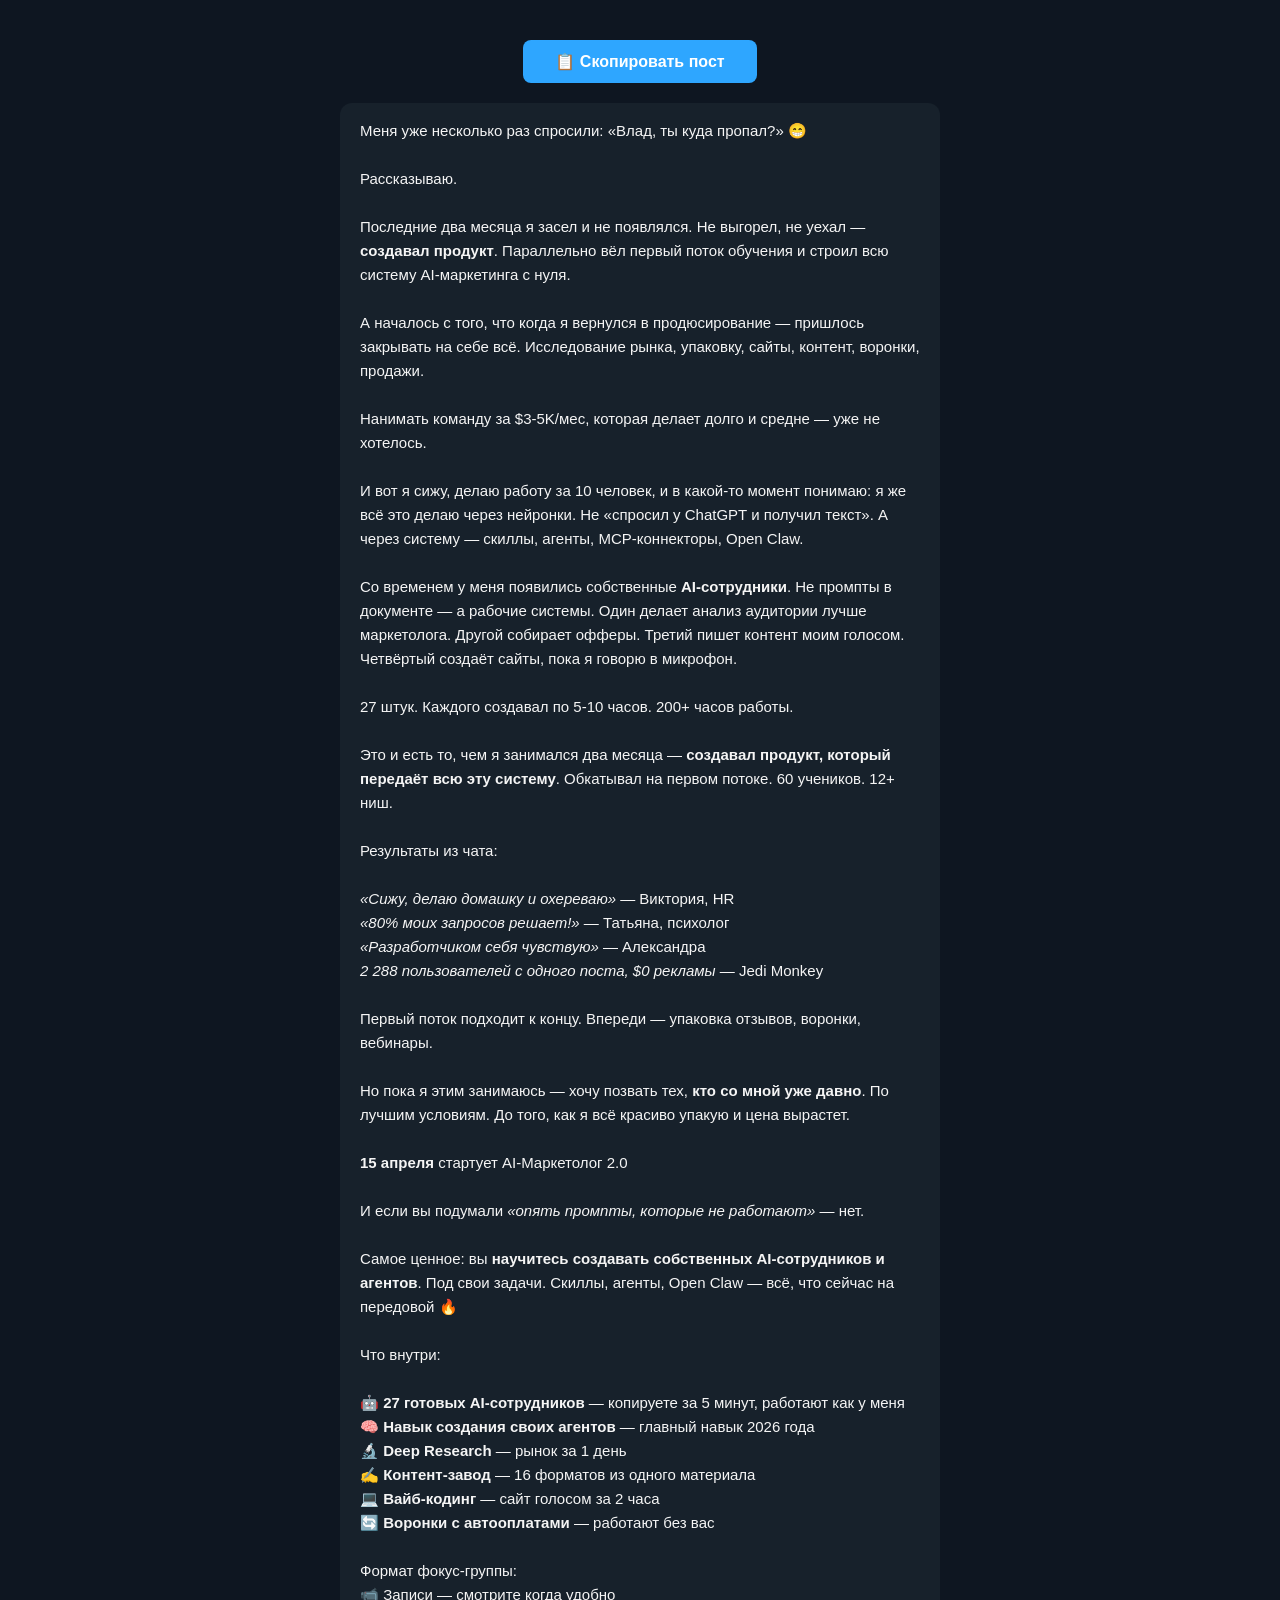
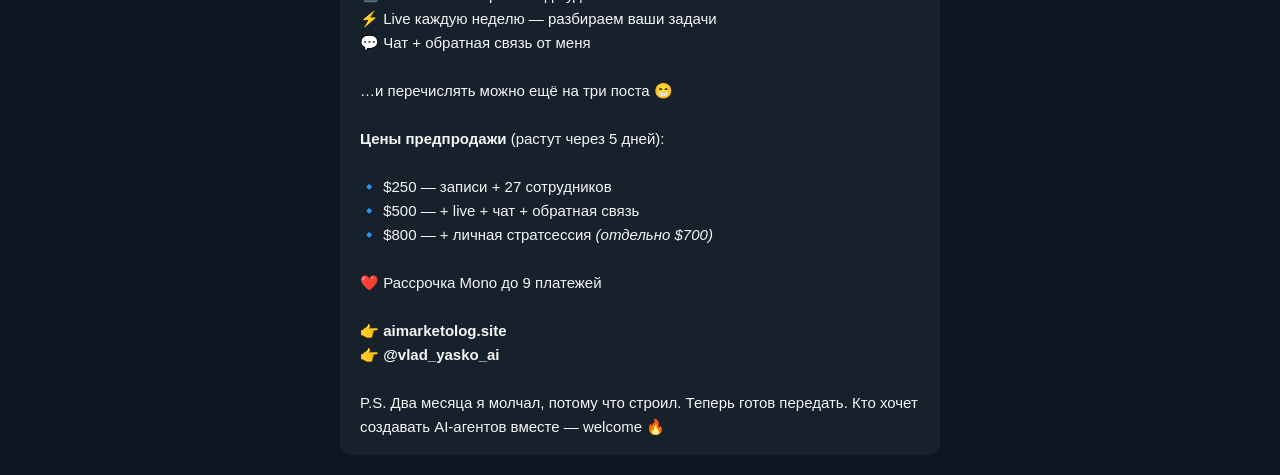
<file: telegram-post-predprodazha.html>
<!DOCTYPE html>
<html lang="ru">
<head>
<meta charset="UTF-8">
<meta name="viewport" content="width=device-width, initial-scale=1.0">
<title>Telegram Post — AI-Маркетолог</title>
<style>
body { font-family: -apple-system, BlinkMacSystemFont, 'Segoe UI', Roboto, sans-serif; background: #0e1621; color: #f5f5f5; padding: 20px; max-width: 600px; margin: 0 auto; font-size: 15px; line-height: 1.6; }
.post { background: #17212b; border-radius: 12px; padding: 16px 20px; white-space: pre-wrap; }
.copy-btn { display: block; margin: 20px auto; padding: 12px 32px; background: #2ea6ff; color: #fff; border: none; border-radius: 8px; font-size: 16px; font-weight: 600; cursor: pointer; }
.copy-btn:hover { background: #1c95ee; }
.copied { color: #4ade80; text-align: center; display: none; margin-top: 8px; }
</style>
</head>
<body>
<button class="copy-btn" onclick="copyPost()">📋 Скопировать пост</button>
<div class="copied" id="copied">✅ Скопировано!</div>

<div class="post" id="post">Меня уже несколько раз спросили: «Влад, ты куда пропал?» 😁

Рассказываю.

Последние два месяца я засел и не появлялся. Не выгорел, не уехал — <b>создавал продукт</b>. Параллельно вёл первый поток обучения и строил всю систему AI-маркетинга с нуля.

А началось с того, что когда я вернулся в продюсирование — пришлось закрывать на себе всё. Исследование рынка, упаковку, сайты, контент, воронки, продажи.

Нанимать команду за $3-5K/мес, которая делает долго и средне — уже не хотелось.

И вот я сижу, делаю работу за 10 человек, и в какой-то момент понимаю: я же всё это делаю через нейронки. Не «спросил у ChatGPT и получил текст». А через систему — скиллы, агенты, MCP-коннекторы, Open Claw.

Со временем у меня появились собственные <b>AI-сотрудники</b>. Не промпты в документе — а рабочие системы. Один делает анализ аудитории лучше маркетолога. Другой собирает офферы. Третий пишет контент моим голосом. Четвёртый создаёт сайты, пока я говорю в микрофон.

27 штук. Каждого создавал по 5-10 часов. 200+ часов работы.

Это и есть то, чем я занимался два месяца — <b>создавал продукт, который передаёт всю эту систему</b>. Обкатывал на первом потоке. 60 учеников. 12+ ниш.

Результаты из чата:

<i>«Сижу, делаю домашку и охереваю»</i> — Виктория, HR
<i>«80% моих запросов решает!»</i> — Татьяна, психолог
<i>«Разработчиком себя чувствую»</i> — Александра
<i>2 288 пользователей с одного поста, $0 рекламы</i> — Jedi Monkey

Первый поток подходит к концу. Впереди — упаковка отзывов, воронки, вебинары.

Но пока я этим занимаюсь — хочу позвать тех, <b>кто со мной уже давно</b>. По лучшим условиям. До того, как я всё красиво упакую и цена вырастет.

<b>15 апреля</b> стартует AI-Маркетолог 2.0

И если вы подумали <i>«опять промпты, которые не работают»</i> — нет.

Самое ценное: вы <b>научитесь создавать собственных AI-сотрудников и агентов</b>. Под свои задачи. Скиллы, агенты, Open Claw — всё, что сейчас на передовой 🔥

Что внутри:

🤖 <b>27 готовых AI-сотрудников</b> — копируете за 5 минут, работают как у меня
🧠 <b>Навык создания своих агентов</b> — главный навык 2026 года
🔬 <b>Deep Research</b> — рынок за 1 день
✍️ <b>Контент-завод</b> — 16 форматов из одного материала
💻 <b>Вайб-кодинг</b> — сайт голосом за 2 часа
🔄 <b>Воронки с автооплатами</b> — работают без вас

Формат фокус-группы:
📹 Записи — смотрите когда удобно
⚡ Live каждую неделю — разбираем ваши задачи
💬 Чат + обратная связь от меня

…и перечислять можно ещё на три поста 😁

<b>Цены предпродажи</b> (растут через 5 дней):

🔹 $250 — записи + 27 сотрудников
🔹 $500 — + live + чат + обратная связь
🔹 $800 — + личная стратсессия <i>(отдельно $700)</i>

❤️ Рассрочка Mono до 9 платежей

👉 <b>aimarketolog.site</b>
👉 <b>@vlad_yasko_ai</b>

P.S. Два месяца я молчал, потому что строил. Теперь готов передать. Кто хочет создавать AI-агентов вместе — welcome 🔥</div>

<script>
function copyPost() {
    const post = document.getElementById('post');
    // Get HTML content and convert to Telegram-compatible format
    let html = post.innerHTML;

    // Create a temporary element to get formatted text
    const temp = document.createElement('div');
    temp.innerHTML = html;

    // Copy as both HTML and plain text
    const text = temp.innerText;

    // Try to copy HTML for Telegram Desktop (preserves formatting)
    const blob = new Blob([html], {type: 'text/html'});
    const textBlob = new Blob([text], {type: 'text/plain'});

    navigator.clipboard.write([
        new ClipboardItem({
            'text/html': blob,
            'text/plain': textBlob
        })
    ]).then(() => {
        document.getElementById('copied').style.display = 'block';
        setTimeout(() => { document.getElementById('copied').style.display = 'none'; }, 2000);
    }).catch(() => {
        // Fallback: copy plain text
        navigator.clipboard.writeText(text).then(() => {
            document.getElementById('copied').style.display = 'block';
            setTimeout(() => { document.getElementById('copied').style.display = 'none'; }, 2000);
        });
    });
}
</script>
</body>
</html>
</file>
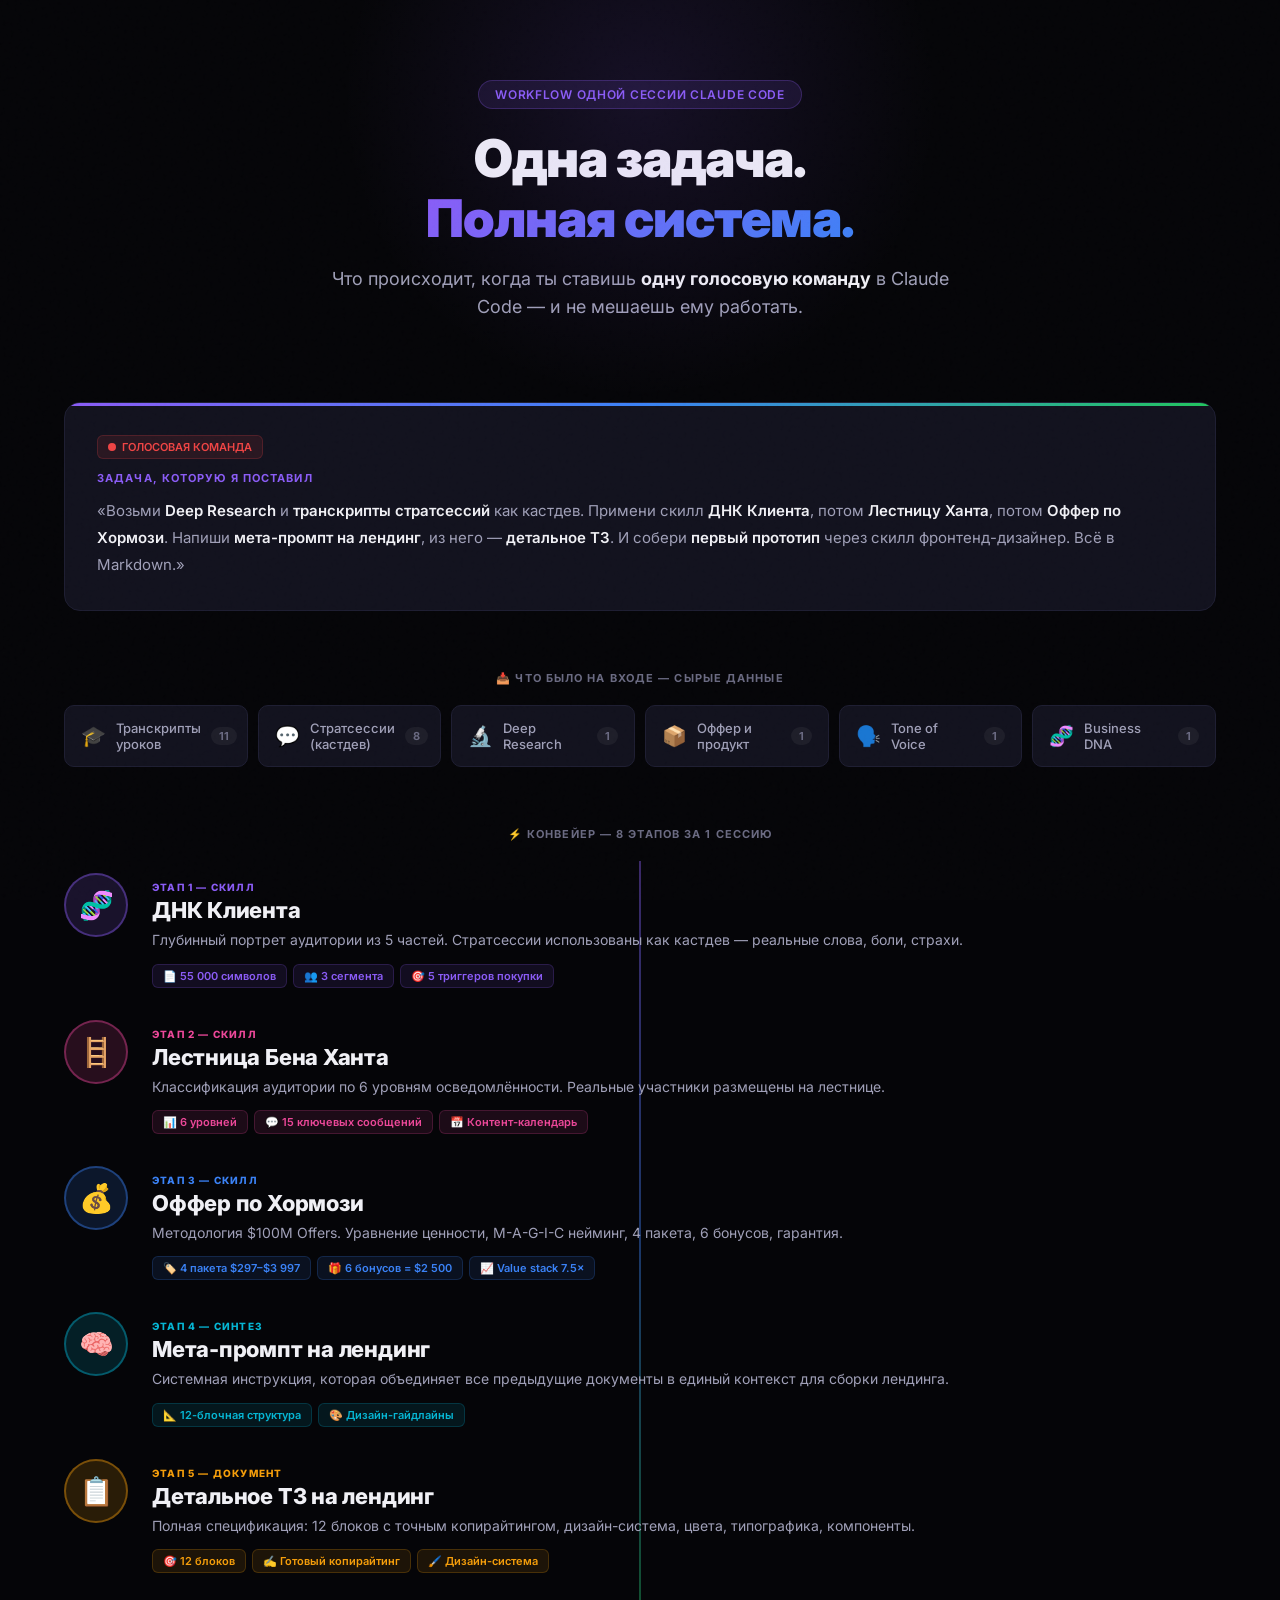
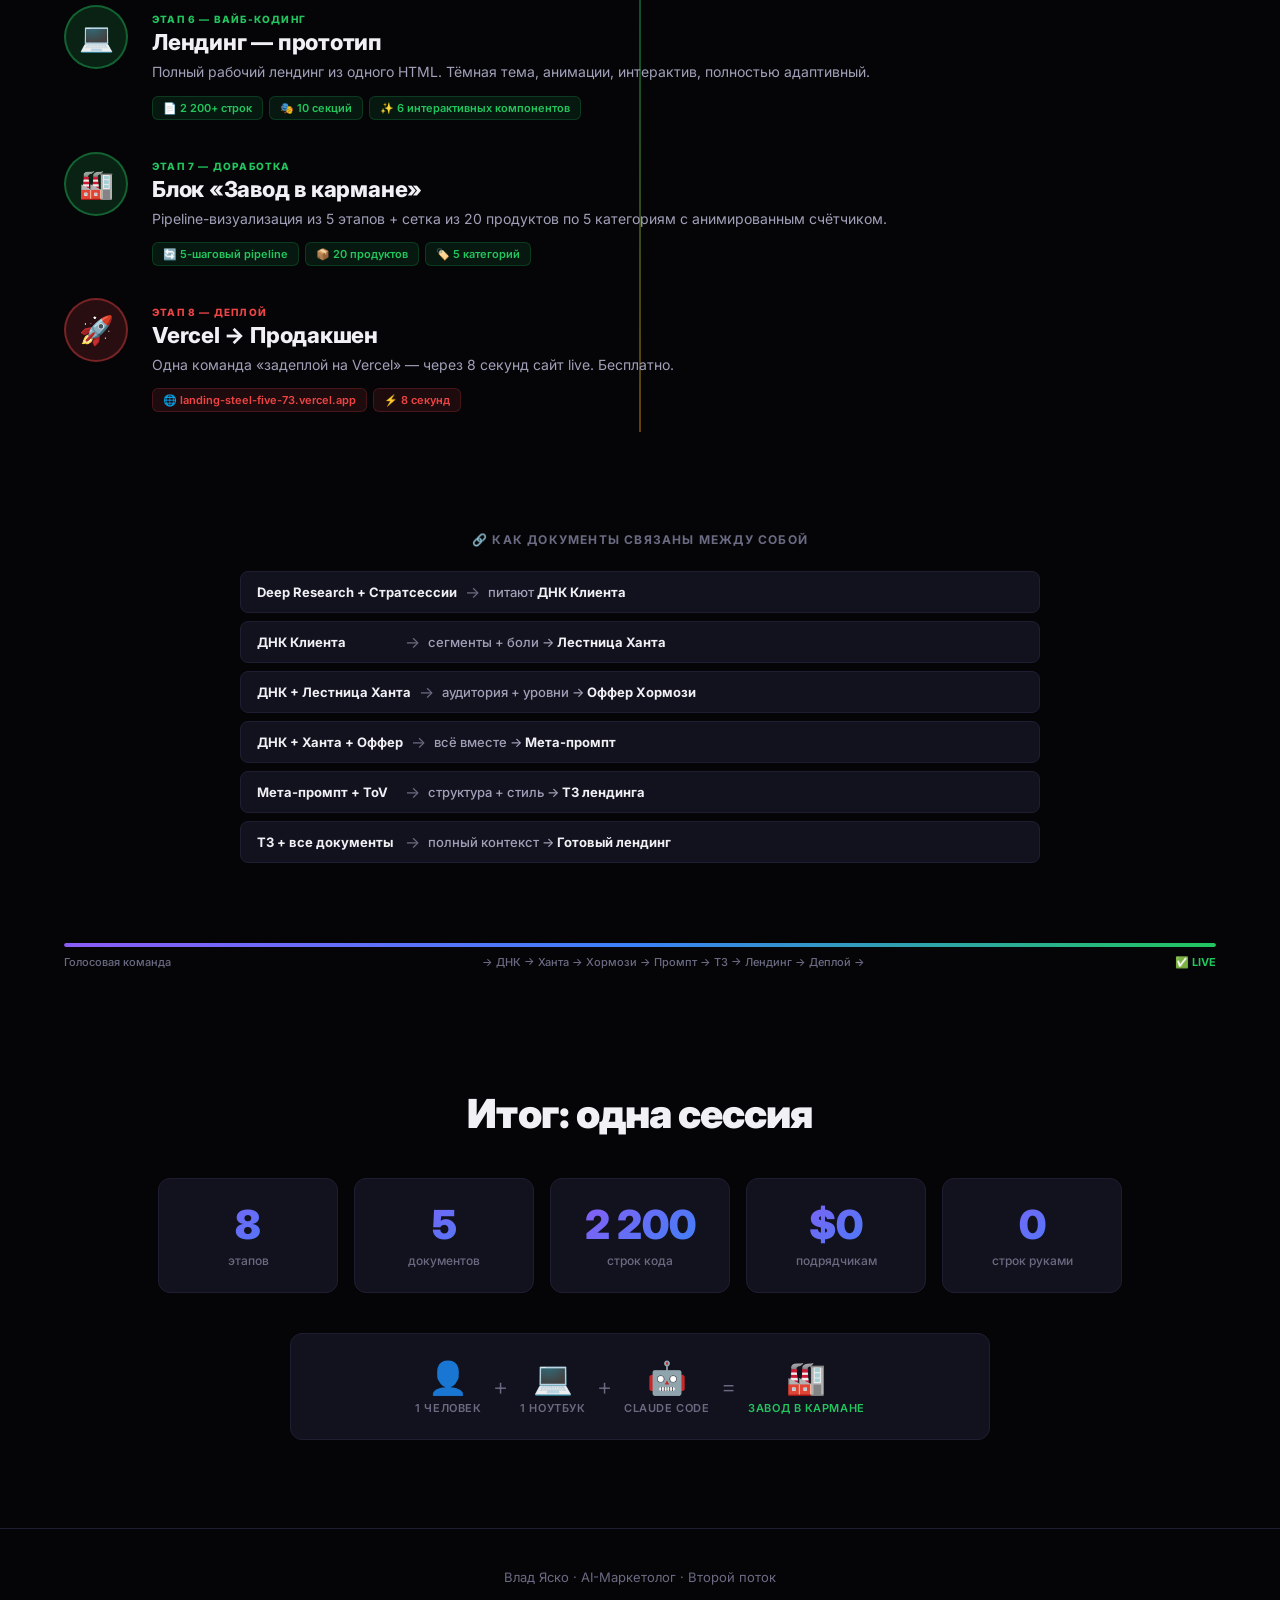
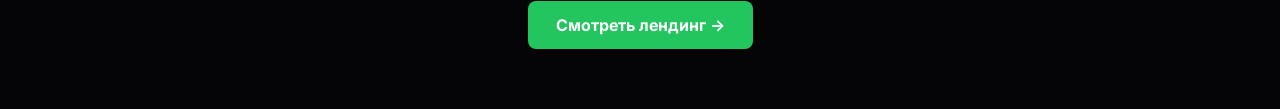
<file: workflow-infographic.html>
<!DOCTYPE html>
<html lang="ru">
<head>
    <meta charset="UTF-8">
    <meta name="viewport" content="width=device-width, initial-scale=1.0">
    <title>AI-Маркетолог: Workflow одной сессии</title>
    <link rel="preconnect" href="https://fonts.googleapis.com">
    <link rel="preconnect" href="https://fonts.gstatic.com" crossorigin>
    <link href="https://fonts.googleapis.com/css2?family=Inter:wght@400;500;600;700;800;900&display=swap" rel="stylesheet">
    <style>
        :root {
            --bg: #050508;
            --bg2: #0c0c14;
            --surface: #12121e;
            --surface-hover: #1a1a2e;
            --border: #1e1e32;
            --text: #f0f0f5;
            --text2: #a0a0b8;
            --text3: #6a6a82;
            --purple: #8b5cf6;
            --purple-glow: rgba(139,92,246,0.25);
            --blue: #3b82f6;
            --green: #22c55e;
            --pink: #ec4899;
            --amber: #f59e0b;
            --red: #ef4444;
            --cyan: #06b6d4;
            --font: 'Inter', -apple-system, sans-serif;
        }

        * { box-sizing: border-box; margin: 0; padding: 0; }
        html { scroll-behavior: smooth; }
        body {
            font-family: var(--font);
            background: var(--bg);
            color: var(--text);
            min-height: 100vh;
            overflow-x: hidden;
            -webkit-font-smoothing: antialiased;
        }

        /* Grain */
        body::after {
            content: '';
            position: fixed;
            inset: 0;
            background-image: url("data:image/svg+xml,%3Csvg viewBox='0 0 256 256' xmlns='http://www.w3.org/2000/svg'%3E%3Cfilter id='n'%3E%3CfeTurbulence type='fractalNoise' baseFrequency='0.9' numOctaves='4' stitchTiles='stitch'/%3E%3C/filter%3E%3Crect width='100%25' height='100%25' filter='url(%23n)' opacity='0.03'/%3E%3C/svg%3E");
            opacity: 0.5;
            pointer-events: none;
            z-index: 9999;
        }

        .container { max-width: 1200px; margin: 0 auto; padding: 0 24px; }

        /* ===== HERO ===== */
        .hero {
            padding: 80px 0 40px;
            text-align: center;
            position: relative;
        }
        .hero::before {
            content: '';
            position: absolute;
            width: 600px; height: 600px;
            background: radial-gradient(circle, rgba(139,92,246,0.12), transparent 70%);
            top: -200px; left: 50%; transform: translateX(-50%);
            pointer-events: none;
        }
        .hero-badge {
            display: inline-block;
            padding: 6px 16px;
            background: rgba(139,92,246,0.12);
            border: 1px solid rgba(139,92,246,0.25);
            border-radius: 100px;
            font-size: 12px;
            font-weight: 600;
            color: var(--purple);
            letter-spacing: 0.06em;
            text-transform: uppercase;
            margin-bottom: 20px;
        }
        .hero h1 {
            font-size: clamp(28px, 5vw, 52px);
            font-weight: 900;
            line-height: 1.15;
            margin-bottom: 16px;
            letter-spacing: -0.02em;
        }
        .hero h1 .grad {
            background: linear-gradient(135deg, #8b5cf6, #3b82f6, #22c55e);
            background-size: 200% 200%;
            -webkit-background-clip: text;
            -webkit-text-fill-color: transparent;
            background-clip: text;
            animation: gradShift 5s ease infinite;
        }
        @keyframes gradShift {
            0%, 100% { background-position: 0% 50%; }
            50% { background-position: 100% 50%; }
        }
        .hero-sub {
            font-size: clamp(15px, 2vw, 18px);
            color: var(--text2);
            max-width: 620px;
            margin: 0 auto;
            line-height: 1.6;
        }
        .hero-sub strong { color: var(--text); }

        /* ===== TASK CARD ===== */
        .task-section { padding: 40px 0 60px; }
        .task-card {
            background: var(--surface);
            border: 1px solid var(--border);
            border-radius: 16px;
            padding: 32px;
            position: relative;
            overflow: hidden;
        }
        .task-card::before {
            content: '';
            position: absolute;
            top: 0; left: 0; right: 0;
            height: 3px;
            background: linear-gradient(90deg, var(--purple), var(--blue), var(--green));
        }
        .task-label {
            font-size: 11px;
            font-weight: 700;
            text-transform: uppercase;
            letter-spacing: 0.1em;
            color: var(--purple);
            margin-bottom: 12px;
        }
        .task-text {
            font-size: 15px;
            color: var(--text2);
            line-height: 1.8;
            position: relative;
        }
        .task-text em {
            color: var(--text);
            font-style: normal;
            font-weight: 600;
        }
        .voice-indicator {
            display: inline-flex;
            align-items: center;
            gap: 6px;
            padding: 4px 10px;
            background: rgba(239,68,68,0.1);
            border: 1px solid rgba(239,68,68,0.2);
            border-radius: 6px;
            font-size: 11px;
            color: var(--red);
            font-weight: 600;
            margin-bottom: 12px;
        }
        .voice-indicator::before {
            content: '';
            width: 8px; height: 8px;
            background: var(--red);
            border-radius: 50%;
            animation: pulse 1.5s infinite;
        }
        @keyframes pulse {
            0%, 100% { opacity: 1; }
            50% { opacity: 0.3; }
        }

        /* ===== INPUT BLOCK ===== */
        .input-section { padding: 0 0 60px; }
        .section-label {
            font-size: 11px;
            font-weight: 700;
            text-transform: uppercase;
            letter-spacing: 0.1em;
            color: var(--text3);
            margin-bottom: 20px;
            text-align: center;
        }
        .inputs-grid {
            display: grid;
            grid-template-columns: repeat(auto-fit, minmax(160px, 1fr));
            gap: 10px;
        }
        .input-chip {
            display: flex;
            align-items: center;
            gap: 10px;
            padding: 14px 16px;
            background: var(--surface);
            border: 1px solid var(--border);
            border-radius: 10px;
            font-size: 13px;
            font-weight: 500;
            color: var(--text2);
            transition: all 0.3s ease;
        }
        .input-chip:hover {
            border-color: rgba(139,92,246,0.3);
            background: var(--surface-hover);
            transform: translateY(-2px);
        }
        .input-chip .ic-emoji { font-size: 20px; }
        .input-chip .ic-count {
            margin-left: auto;
            font-size: 11px;
            font-weight: 700;
            color: var(--text3);
            background: rgba(255,255,255,0.05);
            padding: 2px 8px;
            border-radius: 100px;
        }

        /* ===== PIPELINE ===== */
        .pipeline-section { padding: 0 0 60px; }
        .pipeline-flow {
            position: relative;
            display: flex;
            flex-direction: column;
            gap: 0;
        }

        /* Central spine */
        .pipeline-flow::before {
            content: '';
            position: absolute;
            left: 32px;
            top: 0;
            bottom: 0;
            width: 2px;
            background: linear-gradient(180deg, var(--purple), var(--blue), var(--green), var(--amber));
            opacity: 0.4;
        }
        @media (min-width: 768px) {
            .pipeline-flow::before { left: 50%; transform: translateX(-50%); }
        }

        .step {
            position: relative;
            display: flex;
            align-items: flex-start;
            gap: 24px;
            padding: 12px 0;
            opacity: 0;
            transform: translateY(30px);
            animation: stepIn 0.6s ease forwards;
        }
        .step:nth-child(1) { animation-delay: 0.1s; }
        .step:nth-child(2) { animation-delay: 0.25s; }
        .step:nth-child(3) { animation-delay: 0.4s; }
        .step:nth-child(4) { animation-delay: 0.55s; }
        .step:nth-child(5) { animation-delay: 0.7s; }
        .step:nth-child(6) { animation-delay: 0.85s; }
        .step:nth-child(7) { animation-delay: 1.0s; }
        .step:nth-child(8) { animation-delay: 1.15s; }

        @keyframes stepIn {
            to { opacity: 1; transform: translateY(0); }
        }

        .step-node {
            flex-shrink: 0;
            width: 64px;
            height: 64px;
            border-radius: 50%;
            display: flex;
            align-items: center;
            justify-content: center;
            font-size: 28px;
            position: relative;
            z-index: 2;
            border: 2px solid;
            transition: all 0.3s ease;
        }
        .step:hover .step-node {
            transform: scale(1.1);
        }

        .step-content {
            flex: 1;
            padding: 8px 0;
        }
        .step-num {
            font-size: 10px;
            font-weight: 800;
            text-transform: uppercase;
            letter-spacing: 0.12em;
            margin-bottom: 4px;
        }
        .step-title {
            font-size: 18px;
            font-weight: 800;
            margin-bottom: 6px;
            letter-spacing: -0.01em;
        }
        @media (min-width: 768px) {
            .step-title { font-size: 22px; }
        }
        .step-desc {
            font-size: 14px;
            color: var(--text2);
            line-height: 1.6;
            margin-bottom: 12px;
        }

        /* Output tags */
        .output-tags {
            display: flex;
            flex-wrap: wrap;
            gap: 6px;
        }
        .otag {
            display: inline-flex;
            align-items: center;
            gap: 4px;
            padding: 4px 10px;
            border-radius: 6px;
            font-size: 11px;
            font-weight: 600;
        }

        /* Step colors */
        .step--purple .step-node { background: rgba(139,92,246,0.15); border-color: rgba(139,92,246,0.4); }
        .step--purple .step-num { color: var(--purple); }
        .step--purple .otag { background: rgba(139,92,246,0.1); color: var(--purple); border: 1px solid rgba(139,92,246,0.2); }
        .step--purple .step-node:hover { box-shadow: 0 0 30px rgba(139,92,246,0.3); }

        .step--pink .step-node { background: rgba(236,72,153,0.15); border-color: rgba(236,72,153,0.4); }
        .step--pink .step-num { color: var(--pink); }
        .step--pink .otag { background: rgba(236,72,153,0.1); color: var(--pink); border: 1px solid rgba(236,72,153,0.2); }

        .step--blue .step-node { background: rgba(59,130,246,0.15); border-color: rgba(59,130,246,0.4); }
        .step--blue .step-num { color: var(--blue); }
        .step--blue .otag { background: rgba(59,130,246,0.1); color: var(--blue); border: 1px solid rgba(59,130,246,0.2); }

        .step--green .step-node { background: rgba(34,197,94,0.15); border-color: rgba(34,197,94,0.4); }
        .step--green .step-num { color: var(--green); }
        .step--green .otag { background: rgba(34,197,94,0.1); color: var(--green); border: 1px solid rgba(34,197,94,0.2); }

        .step--amber .step-node { background: rgba(245,158,11,0.15); border-color: rgba(245,158,11,0.4); }
        .step--amber .step-num { color: var(--amber); }
        .step--amber .otag { background: rgba(245,158,11,0.1); color: var(--amber); border: 1px solid rgba(245,158,11,0.2); }

        .step--cyan .step-node { background: rgba(6,182,212,0.15); border-color: rgba(6,182,212,0.4); }
        .step--cyan .step-num { color: var(--cyan); }
        .step--cyan .otag { background: rgba(6,182,212,0.1); color: var(--cyan); border: 1px solid rgba(6,182,212,0.2); }

        .step--red .step-node { background: rgba(239,68,68,0.15); border-color: rgba(239,68,68,0.4); }
        .step--red .step-num { color: var(--red); }
        .step--red .otag { background: rgba(239,68,68,0.1); color: var(--red); border: 1px solid rgba(239,68,68,0.2); }

        /* ===== RESULT SECTION ===== */
        .result-section {
            padding: 60px 0 40px;
            text-align: center;
        }
        .result-section h2 {
            font-size: clamp(24px, 4vw, 40px);
            font-weight: 900;
            margin-bottom: 40px;
            letter-spacing: -0.02em;
        }

        .stats-row {
            display: flex;
            justify-content: center;
            gap: 16px;
            flex-wrap: wrap;
            margin-bottom: 40px;
        }
        .stat-box {
            background: var(--surface);
            border: 1px solid var(--border);
            border-radius: 12px;
            padding: 24px 20px;
            min-width: 120px;
            flex: 1;
            max-width: 180px;
            transition: all 0.3s ease;
        }
        .stat-box:hover {
            border-color: rgba(139,92,246,0.4);
            transform: translateY(-4px);
            box-shadow: 0 8px 32px rgba(139,92,246,0.1);
        }
        .stat-num {
            font-size: clamp(28px, 4vw, 40px);
            font-weight: 900;
            background: linear-gradient(135deg, var(--purple), var(--blue));
            -webkit-background-clip: text;
            -webkit-text-fill-color: transparent;
            background-clip: text;
            line-height: 1.1;
        }
        .stat-label {
            font-size: 12px;
            color: var(--text3);
            margin-top: 6px;
            font-weight: 500;
        }

        /* Equation */
        .equation {
            display: flex;
            align-items: center;
            justify-content: center;
            gap: 12px;
            flex-wrap: wrap;
            margin-bottom: 48px;
            padding: 24px;
            background: var(--surface);
            border: 1px solid var(--border);
            border-radius: 12px;
            max-width: 700px;
            margin-left: auto;
            margin-right: auto;
        }
        .eq-item {
            display: flex;
            flex-direction: column;
            align-items: center;
            gap: 4px;
        }
        .eq-emoji { font-size: 32px; }
        .eq-text { font-size: 11px; color: var(--text3); font-weight: 600; text-transform: uppercase; letter-spacing: 0.05em; }
        .eq-op { font-size: 24px; color: var(--text3); font-weight: 300; }

        /* ===== TIMELINE BAR ===== */
        .timeline-bar {
            margin: 40px 0 60px;
            position: relative;
        }
        .tbar-track {
            height: 4px;
            background: var(--border);
            border-radius: 2px;
            position: relative;
            overflow: hidden;
        }
        .tbar-fill {
            height: 100%;
            width: 0%;
            background: linear-gradient(90deg, var(--purple), var(--blue), var(--green));
            border-radius: 2px;
            animation: fillBar 2s ease 1.5s forwards;
        }
        @keyframes fillBar { to { width: 100%; } }
        .tbar-labels {
            display: flex;
            justify-content: space-between;
            margin-top: 8px;
            font-size: 11px;
            color: var(--text3);
            font-weight: 500;
        }
        .tbar-labels span:last-child { color: var(--green); font-weight: 700; }

        /* ===== FOOTER ===== */
        footer {
            text-align: center;
            padding: 40px 0 60px;
            border-top: 1px solid var(--border);
        }
        footer p {
            font-size: 13px;
            color: var(--text3);
        }
        footer a {
            color: var(--purple);
            font-weight: 600;
            text-decoration: none;
        }
        footer a:hover { text-decoration: underline; }
        .footer-cta {
            display: inline-flex;
            align-items: center;
            gap: 8px;
            margin-top: 16px;
            padding: 14px 28px;
            background: var(--green);
            color: #fff;
            font-size: 16px;
            font-weight: 700;
            border-radius: 8px;
            cursor: pointer;
            transition: all 0.2s ease;
            text-decoration: none;
        }
        .footer-cta:hover { filter: brightness(1.1); transform: translateY(-2px); text-decoration: none; }

        /* Responsive */
        @media (max-width: 767px) {
            .pipeline-flow::before { left: 32px; }
            .step { padding-left: 12px; }
        }

        /* ===== CONNECTION MAP ===== */
        .map-section { padding: 40px 0; }
        .map-title {
            text-align: center;
            font-size: 12px;
            font-weight: 700;
            text-transform: uppercase;
            letter-spacing: 0.1em;
            color: var(--text3);
            margin-bottom: 24px;
        }
        .dep-grid {
            display: grid;
            grid-template-columns: 1fr;
            gap: 8px;
            max-width: 800px;
            margin: 0 auto;
        }
        .dep-row {
            display: flex;
            align-items: center;
            gap: 8px;
            padding: 10px 16px;
            background: var(--surface);
            border-radius: 8px;
            border: 1px solid var(--border);
            font-size: 13px;
            transition: all 0.2s ease;
        }
        .dep-row:hover { border-color: rgba(139,92,246,0.3); background: var(--surface-hover); }
        .dep-from {
            font-weight: 700;
            color: var(--text);
            min-width: 140px;
        }
        .dep-arrow { color: var(--text3); font-size: 16px; }
        .dep-to {
            color: var(--text2);
            font-weight: 500;
        }
        .dep-to strong { color: var(--text); }
    </style>
</head>
<body>

<!-- HERO -->
<section class="hero">
    <div class="container">
        <div class="hero-badge">Workflow одной сессии Claude Code</div>
        <h1>Одна задача.<br><span class="grad">Полная система.</span></h1>
        <p class="hero-sub">Что происходит, когда ты ставишь <strong>одну голосовую команду</strong> в Claude Code — и не мешаешь ему работать.</p>
    </div>
</section>

<!-- TASK -->
<section class="task-section">
    <div class="container">
        <div class="task-card">
            <div class="voice-indicator">ГОЛОСОВАЯ КОМАНДА</div>
            <div class="task-label">Задача, которую я поставил</div>
            <div class="task-text">
                «Возьми <em>Deep Research</em> и <em>транскрипты стратсессий</em> как кастдев. Примени скилл <em>ДНК Клиента</em>, потом <em>Лестницу Ханта</em>, потом <em>Оффер по Хормози</em>. Напиши <em>мета-промпт на лендинг</em>, из него — <em>детальное ТЗ</em>. И собери <em>первый прототип</em> через скилл фронтенд-дизайнер. Всё в Markdown.»
            </div>
        </div>
    </div>
</section>

<!-- INPUTS -->
<section class="input-section">
    <div class="container">
        <div class="section-label">📥 Что было на входе — сырые данные</div>
        <div class="inputs-grid">
            <div class="input-chip">
                <span class="ic-emoji">🎓</span>
                Транскрипты уроков
                <span class="ic-count">11</span>
            </div>
            <div class="input-chip">
                <span class="ic-emoji">💬</span>
                Стратсессии (кастдев)
                <span class="ic-count">8</span>
            </div>
            <div class="input-chip">
                <span class="ic-emoji">🔬</span>
                Deep Research
                <span class="ic-count">1</span>
            </div>
            <div class="input-chip">
                <span class="ic-emoji">📦</span>
                Оффер и продукт
                <span class="ic-count">1</span>
            </div>
            <div class="input-chip">
                <span class="ic-emoji">🗣️</span>
                Tone of Voice
                <span class="ic-count">1</span>
            </div>
            <div class="input-chip">
                <span class="ic-emoji">🧬</span>
                Business DNA
                <span class="ic-count">1</span>
            </div>
        </div>
    </div>
</section>

<!-- PIPELINE -->
<section class="pipeline-section">
    <div class="container">
        <div class="section-label">⚡ Конвейер — 8 этапов за 1 сессию</div>
        <div class="pipeline-flow">

            <!-- Step 1 -->
            <div class="step step--purple">
                <div class="step-node">🧬</div>
                <div class="step-content">
                    <div class="step-num">Этап 1 — Скилл</div>
                    <div class="step-title">ДНК Клиента</div>
                    <div class="step-desc">Глубинный портрет аудитории из 5 частей. Стратсессии использованы как кастдев — реальные слова, боли, страхи.</div>
                    <div class="output-tags">
                        <span class="otag">📄 55 000 символов</span>
                        <span class="otag">👥 3 сегмента</span>
                        <span class="otag">🎯 5 триггеров покупки</span>
                    </div>
                </div>
            </div>

            <!-- Step 2 -->
            <div class="step step--pink">
                <div class="step-node">🪜</div>
                <div class="step-content">
                    <div class="step-num">Этап 2 — Скилл</div>
                    <div class="step-title">Лестница Бена Ханта</div>
                    <div class="step-desc">Классификация аудитории по 6 уровням осведомлённости. Реальные участники размещены на лестнице.</div>
                    <div class="output-tags">
                        <span class="otag">📊 6 уровней</span>
                        <span class="otag">💬 15 ключевых сообщений</span>
                        <span class="otag">📅 Контент-календарь</span>
                    </div>
                </div>
            </div>

            <!-- Step 3 -->
            <div class="step step--blue">
                <div class="step-node">💰</div>
                <div class="step-content">
                    <div class="step-num">Этап 3 — Скилл</div>
                    <div class="step-title">Оффер по Хормози</div>
                    <div class="step-desc">Методология $100M Offers. Уравнение ценности, M-A-G-I-C нейминг, 4 пакета, 6 бонусов, гарантия.</div>
                    <div class="output-tags">
                        <span class="otag">🏷️ 4 пакета $297–$3 997</span>
                        <span class="otag">🎁 6 бонусов = $2 500</span>
                        <span class="otag">📈 Value stack 7.5×</span>
                    </div>
                </div>
            </div>

            <!-- Step 4 -->
            <div class="step step--cyan">
                <div class="step-node">🧠</div>
                <div class="step-content">
                    <div class="step-num">Этап 4 — Синтез</div>
                    <div class="step-title">Мета-промпт на лендинг</div>
                    <div class="step-desc">Системная инструкция, которая объединяет все предыдущие документы в единый контекст для сборки лендинга.</div>
                    <div class="output-tags">
                        <span class="otag">📐 12-блочная структура</span>
                        <span class="otag">🎨 Дизайн-гайдлайны</span>
                    </div>
                </div>
            </div>

            <!-- Step 5 -->
            <div class="step step--amber">
                <div class="step-node">📋</div>
                <div class="step-content">
                    <div class="step-num">Этап 5 — Документ</div>
                    <div class="step-title">Детальное ТЗ на лендинг</div>
                    <div class="step-desc">Полная спецификация: 12 блоков с точным копирайтингом, дизайн-система, цвета, типографика, компоненты.</div>
                    <div class="output-tags">
                        <span class="otag">🎯 12 блоков</span>
                        <span class="otag">✍️ Готовый копирайтинг</span>
                        <span class="otag">🖌️ Дизайн-система</span>
                    </div>
                </div>
            </div>

            <!-- Step 6 -->
            <div class="step step--green">
                <div class="step-node">💻</div>
                <div class="step-content">
                    <div class="step-num">Этап 6 — Вайб-кодинг</div>
                    <div class="step-title">Лендинг — прототип</div>
                    <div class="step-desc">Полный рабочий лендинг из одного HTML. Тёмная тема, анимации, интерактив, полностью адаптивный.</div>
                    <div class="output-tags">
                        <span class="otag">📄 2 200+ строк</span>
                        <span class="otag">🎭 10 секций</span>
                        <span class="otag">✨ 6 интерактивных компонентов</span>
                    </div>
                </div>
            </div>

            <!-- Step 7 -->
            <div class="step step--green">
                <div class="step-node">🏭</div>
                <div class="step-content">
                    <div class="step-num">Этап 7 — Доработка</div>
                    <div class="step-title">Блок «Завод в кармане»</div>
                    <div class="step-desc">Pipeline-визуализация из 5 этапов + сетка из 20 продуктов по 5 категориям с анимированным счётчиком.</div>
                    <div class="output-tags">
                        <span class="otag">🔄 5-шаговый pipeline</span>
                        <span class="otag">📦 20 продуктов</span>
                        <span class="otag">🏷️ 5 категорий</span>
                    </div>
                </div>
            </div>

            <!-- Step 8 -->
            <div class="step step--red">
                <div class="step-node">🚀</div>
                <div class="step-content">
                    <div class="step-num">Этап 8 — Деплой</div>
                    <div class="step-title">Vercel → Продакшен</div>
                    <div class="step-desc">Одна команда «задеплой на Vercel» — через 8 секунд сайт live. Бесплатно.</div>
                    <div class="output-tags">
                        <span class="otag">🌐 landing-steel-five-73.vercel.app</span>
                        <span class="otag">⚡ 8 секунд</span>
                    </div>
                </div>
            </div>

        </div>
    </div>
</section>

<!-- DEPENDENCY MAP -->
<section class="map-section">
    <div class="container">
        <div class="map-title">🔗 Как документы связаны между собой</div>
        <div class="dep-grid">
            <div class="dep-row">
                <span class="dep-from">Deep Research + Стратсессии</span>
                <span class="dep-arrow">→</span>
                <span class="dep-to">питают <strong>ДНК Клиента</strong></span>
            </div>
            <div class="dep-row">
                <span class="dep-from">ДНК Клиента</span>
                <span class="dep-arrow">→</span>
                <span class="dep-to">сегменты + боли → <strong>Лестница Ханта</strong></span>
            </div>
            <div class="dep-row">
                <span class="dep-from">ДНК + Лестница Ханта</span>
                <span class="dep-arrow">→</span>
                <span class="dep-to">аудитория + уровни → <strong>Оффер Хормози</strong></span>
            </div>
            <div class="dep-row">
                <span class="dep-from">ДНК + Ханта + Оффер</span>
                <span class="dep-arrow">→</span>
                <span class="dep-to">всё вместе → <strong>Мета-промпт</strong></span>
            </div>
            <div class="dep-row">
                <span class="dep-from">Мета-промпт + ToV</span>
                <span class="dep-arrow">→</span>
                <span class="dep-to">структура + стиль → <strong>ТЗ лендинга</strong></span>
            </div>
            <div class="dep-row">
                <span class="dep-from">ТЗ + все документы</span>
                <span class="dep-arrow">→</span>
                <span class="dep-to">полный контекст → <strong>Готовый лендинг</strong></span>
            </div>
        </div>
    </div>
</section>

<!-- TIMELINE -->
<div class="container">
    <div class="timeline-bar">
        <div class="tbar-track">
            <div class="tbar-fill"></div>
        </div>
        <div class="tbar-labels">
            <span>Голосовая команда</span>
            <span>→ ДНК → Ханта → Хормози → Промпт → ТЗ → Лендинг → Деплой →</span>
            <span>✅ LIVE</span>
        </div>
    </div>
</div>

<!-- RESULTS -->
<section class="result-section">
    <div class="container">
        <h2>Итог: <span class="grad">одна сессия</span></h2>

        <div class="stats-row">
            <div class="stat-box">
                <div class="stat-num">8</div>
                <div class="stat-label">этапов</div>
            </div>
            <div class="stat-box">
                <div class="stat-num">5</div>
                <div class="stat-label">документов</div>
            </div>
            <div class="stat-box">
                <div class="stat-num">2 200</div>
                <div class="stat-label">строк кода</div>
            </div>
            <div class="stat-box">
                <div class="stat-num">$0</div>
                <div class="stat-label">подрядчикам</div>
            </div>
            <div class="stat-box">
                <div class="stat-num">0</div>
                <div class="stat-label">строк руками</div>
            </div>
        </div>

        <div class="equation">
            <div class="eq-item">
                <span class="eq-emoji">👤</span>
                <span class="eq-text">1 человек</span>
            </div>
            <span class="eq-op">+</span>
            <div class="eq-item">
                <span class="eq-emoji">💻</span>
                <span class="eq-text">1 ноутбук</span>
            </div>
            <span class="eq-op">+</span>
            <div class="eq-item">
                <span class="eq-emoji">🤖</span>
                <span class="eq-text">Claude Code</span>
            </div>
            <span class="eq-op">=</span>
            <div class="eq-item">
                <span class="eq-emoji">🏭</span>
                <span class="eq-text" style="color: var(--green);">Завод в кармане</span>
            </div>
        </div>
    </div>
</section>

<!-- FOOTER -->
<footer>
    <div class="container">
        <p>Влад Яско · AI-Маркетолог · Второй поток</p>
        <a href="https://landing-steel-five-73.vercel.app" target="_blank" class="footer-cta">
            Смотреть лендинг →
        </a>
    </div>
</footer>

</body>
</html>
</file>
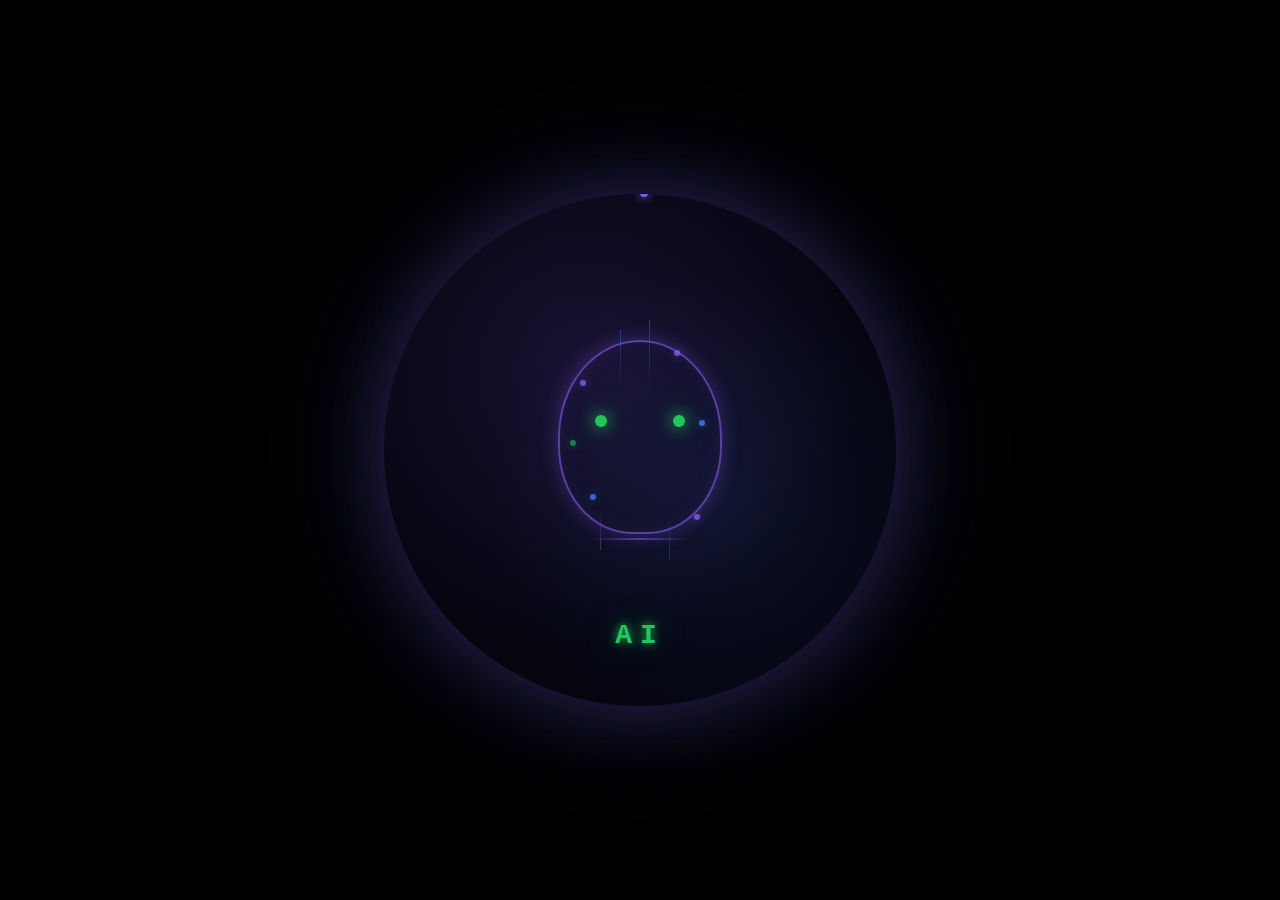
<file: landing/avatar-generator.html>
<!DOCTYPE html>
<html>
<head>
<meta charset="UTF-8">
<meta name="viewport" content="width=device-width, initial-scale=1.0">
<title>AI Avatar Generator</title>
<style>
body { margin: 0; background: #000; display: flex; align-items: center; justify-content: center; min-height: 100vh; }
.avatar {
    width: 512px; height: 512px;
    background: radial-gradient(circle at 40% 35%, rgba(139,92,246,0.15), transparent 60%),
                radial-gradient(circle at 65% 60%, rgba(59,130,246,0.1), transparent 50%),
                #050510;
    border-radius: 50%;
    position: relative;
    overflow: hidden;
    box-shadow: 0 0 80px rgba(139,92,246,0.3), 0 0 160px rgba(59,130,246,0.15);
}
/* Neural network grid */
.avatar::before {
    content: '';
    position: absolute;
    inset: 0;
    background:
        linear-gradient(0deg, transparent 49.5%, rgba(139,92,246,0.08) 49.5%, rgba(139,92,246,0.08) 50.5%, transparent 50.5%),
        linear-gradient(90deg, transparent 49.5%, rgba(59,130,246,0.06) 49.5%, rgba(59,130,246,0.06) 50.5%, transparent 50.5%);
    background-size: 32px 32px;
    animation: gridPulse 4s ease-in-out infinite;
}
@keyframes gridPulse {
    0%, 100% { opacity: 0.3; }
    50% { opacity: 0.7; }
}
/* Head silhouette */
.head {
    position: absolute;
    top: 50%; left: 50%;
    transform: translate(-50%, -50%);
    width: 200px; height: 260px;
}
.head-outline {
    width: 160px; height: 190px;
    border: 2px solid rgba(139,92,246,0.6);
    border-radius: 50% 50% 45% 45%;
    position: absolute;
    top: 20px; left: 50%;
    transform: translateX(-50%);
    box-shadow: 0 0 20px rgba(139,92,246,0.3), inset 0 0 20px rgba(139,92,246,0.1);
    animation: headGlow 3s ease-in-out infinite;
}
@keyframes headGlow {
    0%, 100% { box-shadow: 0 0 20px rgba(139,92,246,0.3), inset 0 0 20px rgba(139,92,246,0.1); }
    50% { box-shadow: 0 0 40px rgba(139,92,246,0.5), inset 0 0 30px rgba(139,92,246,0.2); }
}
/* Eyes */
.eye {
    width: 12px; height: 12px;
    background: #22c55e;
    border-radius: 50%;
    position: absolute;
    top: 95px;
    box-shadow: 0 0 15px #22c55e, 0 0 30px rgba(34,197,94,0.5);
    animation: eyeBlink 4s ease-in-out infinite;
}
.eye-left { left: 55px; }
.eye-right { right: 55px; }
@keyframes eyeBlink {
    0%, 45%, 55%, 100% { transform: scaleY(1); }
    50% { transform: scaleY(0.1); }
}
/* Jaw line */
.jaw {
    width: 100px; height: 2px;
    background: linear-gradient(90deg, transparent, rgba(139,92,246,0.5), transparent);
    position: absolute;
    bottom: 40px; left: 50%;
    transform: translateX(-50%);
}
/* Circuit lines */
.circuit {
    position: absolute;
    background: linear-gradient(180deg, rgba(59,130,246,0.4), transparent);
    width: 1px;
}
.c1 { height: 60px; top: 10px; left: 80px; animation: circuitFlow 2s ease-in-out infinite; }
.c2 { height: 80px; top: 0; right: 90px; animation: circuitFlow 2.5s ease-in-out infinite 0.5s; }
.c3 { height: 40px; bottom: 30px; left: 60px; background: linear-gradient(0deg, rgba(139,92,246,0.4), transparent); animation: circuitFlow 3s ease-in-out infinite 1s; }
.c4 { height: 50px; bottom: 20px; right: 70px; background: linear-gradient(0deg, rgba(59,130,246,0.3), transparent); animation: circuitFlow 2.2s ease-in-out infinite 0.3s; }
@keyframes circuitFlow {
    0%, 100% { opacity: 0.3; }
    50% { opacity: 1; }
}
/* Nodes */
.node {
    width: 6px; height: 6px;
    border-radius: 50%;
    position: absolute;
    background: rgba(139,92,246,0.8);
    box-shadow: 0 0 8px rgba(139,92,246,0.5);
    animation: nodePulse 2s ease-in-out infinite;
}
.n1 { top: 60px; left: 40px; animation-delay: 0s; }
.n2 { top: 30px; right: 60px; animation-delay: 0.5s; }
.n3 { bottom: 80px; left: 50px; animation-delay: 1s; background: rgba(59,130,246,0.8); box-shadow: 0 0 8px rgba(59,130,246,0.5); }
.n4 { bottom: 60px; right: 40px; animation-delay: 1.5s; }
.n5 { top: 120px; left: 30px; animation-delay: 0.7s; background: rgba(34,197,94,0.6); box-shadow: 0 0 8px rgba(34,197,94,0.4); }
.n6 { top: 100px; right: 35px; animation-delay: 1.2s; background: rgba(59,130,246,0.8); box-shadow: 0 0 8px rgba(59,130,246,0.5); }
@keyframes nodePulse {
    0%, 100% { transform: scale(1); opacity: 0.5; }
    50% { transform: scale(1.5); opacity: 1; }
}
/* AI label */
.ai-label {
    position: absolute;
    bottom: 55px; left: 50%;
    transform: translateX(-50%);
    font-family: 'Courier New', monospace;
    font-size: 28px;
    font-weight: 900;
    letter-spacing: 8px;
    color: #22c55e;
    text-shadow: 0 0 10px #22c55e, 0 0 30px rgba(34,197,94,0.5);
}
/* Outer ring */
.ring {
    position: absolute;
    inset: -4px;
    border-radius: 50%;
    border: 1px solid rgba(139,92,246,0.2);
    animation: ringRotate 20s linear infinite;
}
.ring::before {
    content: '';
    position: absolute;
    top: -2px; left: 50%;
    width: 8px; height: 8px;
    background: #8b5cf6;
    border-radius: 50%;
    box-shadow: 0 0 10px #8b5cf6;
}
@keyframes ringRotate { to { transform: rotate(360deg); } }
.ring2 {
    position: absolute;
    inset: -12px;
    border-radius: 50%;
    border: 1px solid rgba(59,130,246,0.1);
    animation: ringRotate 30s linear infinite reverse;
}
.ring2::before {
    content: '';
    position: absolute;
    bottom: 0; right: 20%;
    width: 6px; height: 6px;
    background: #3b82f6;
    border-radius: 50%;
    box-shadow: 0 0 8px #3b82f6;
}
</style>
</head>
<body>
<div class="avatar">
    <div class="ring"></div>
    <div class="ring2"></div>
    <div class="head">
        <div class="head-outline"></div>
        <div class="eye eye-left"></div>
        <div class="eye eye-right"></div>
        <div class="jaw"></div>
        <div class="circuit c1"></div>
        <div class="circuit c2"></div>
        <div class="circuit c3"></div>
        <div class="circuit c4"></div>
        <div class="node n1"></div>
        <div class="node n2"></div>
        <div class="node n3"></div>
        <div class="node n4"></div>
        <div class="node n5"></div>
        <div class="node n6"></div>
    </div>
    <div class="ai-label">AI</div>
</div>
</body>
</html>
</file>
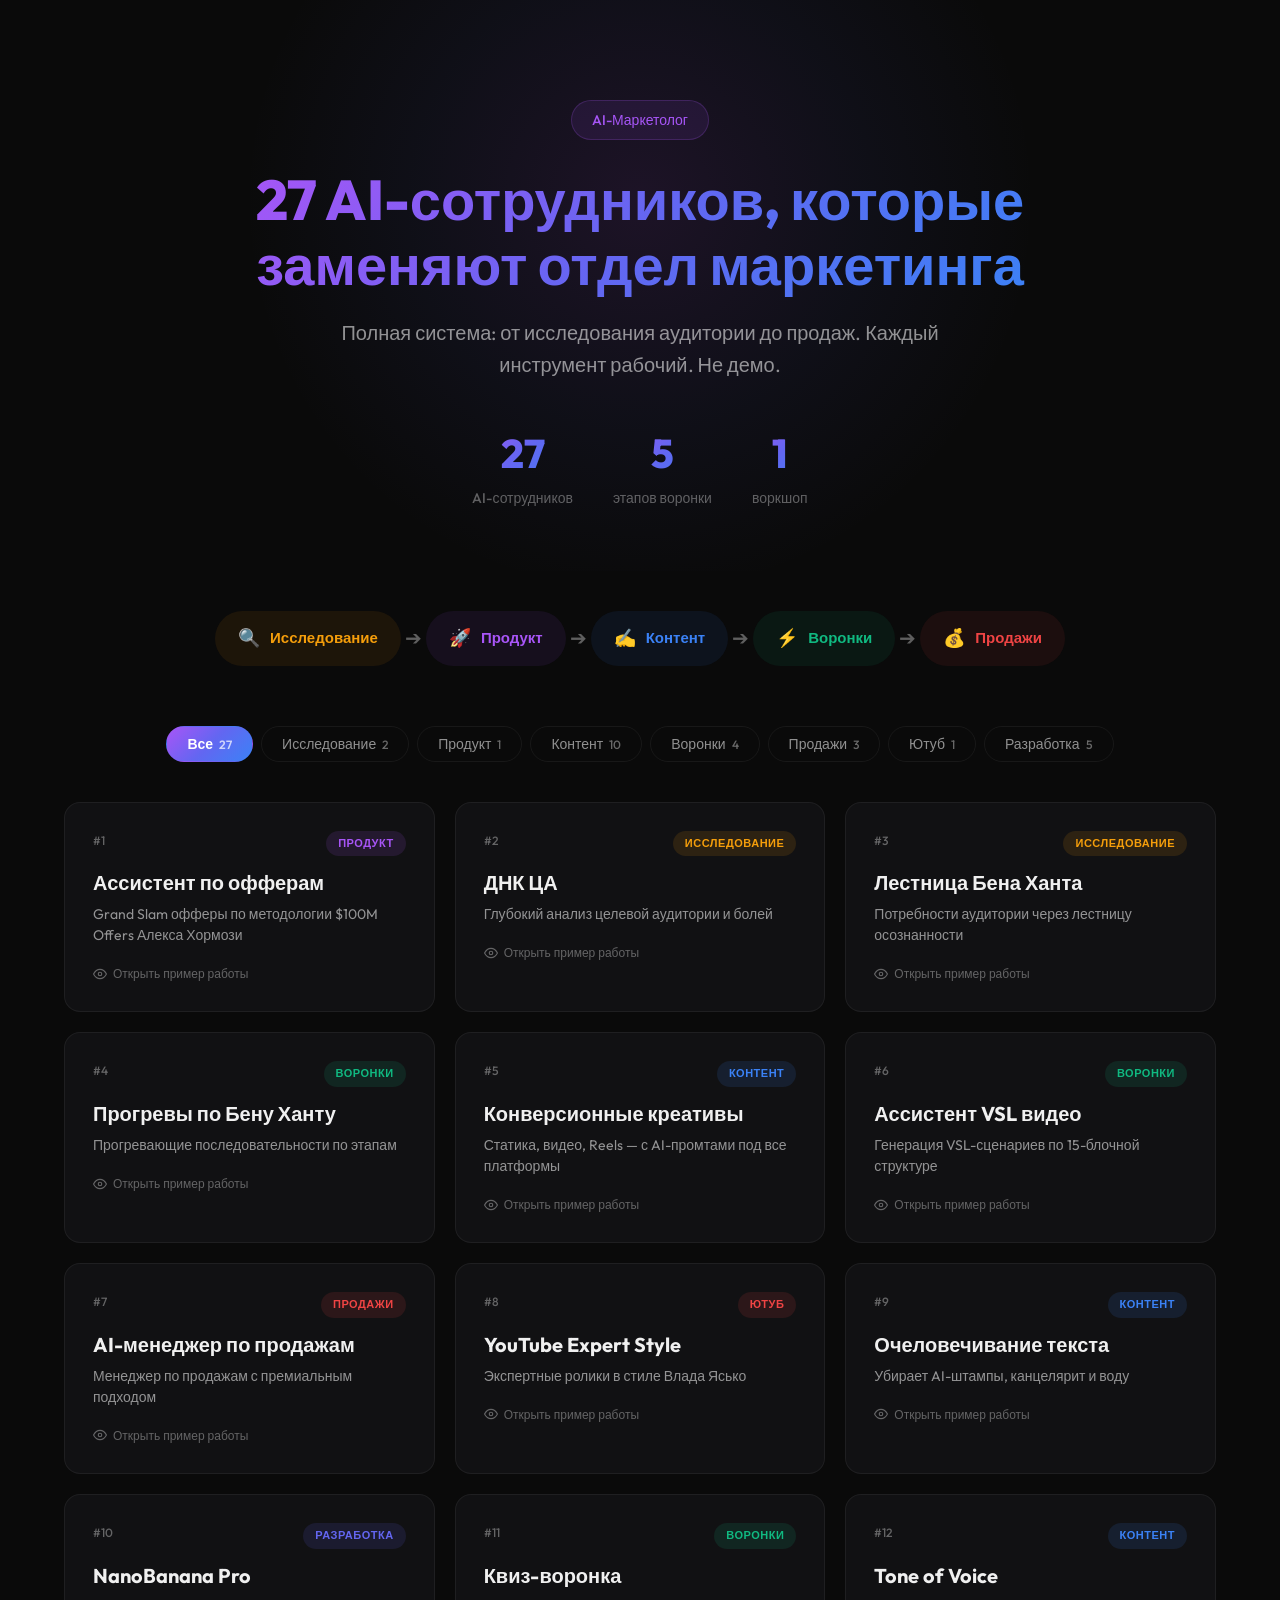
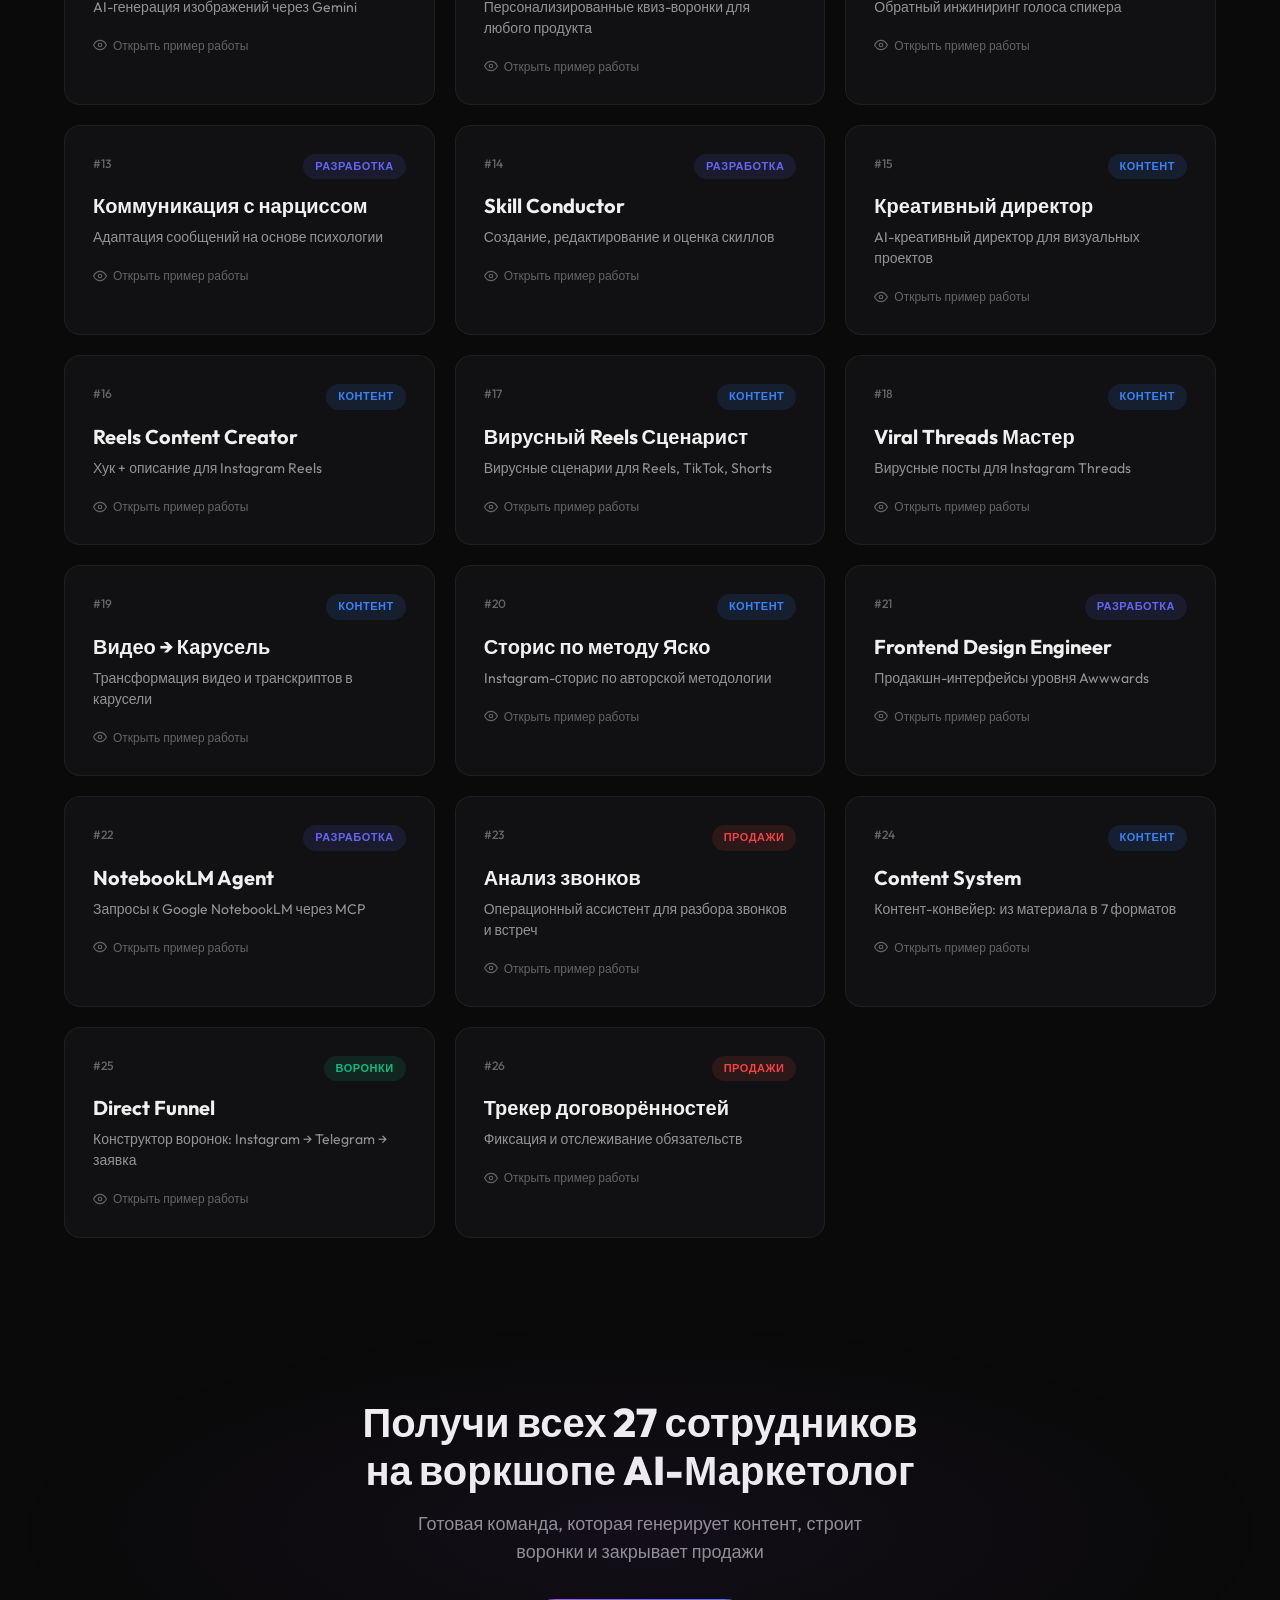
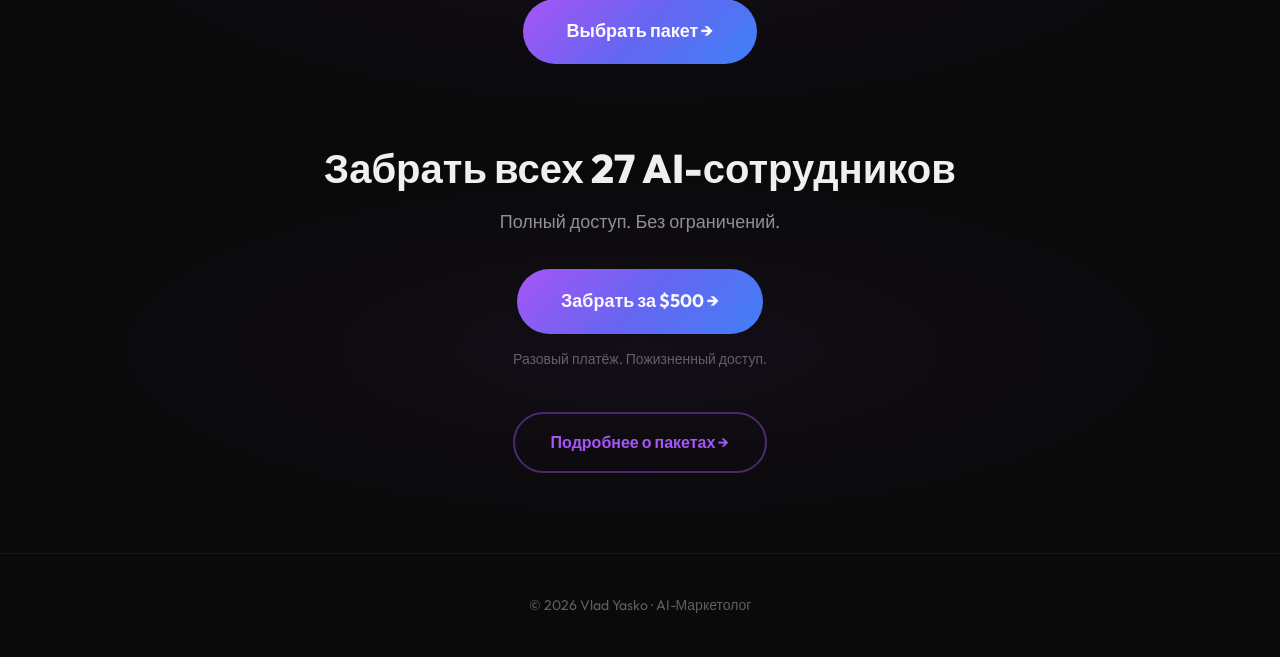
<file: landing/employees.html>
<!DOCTYPE html>
<html lang="ru">
<head>
    <meta charset="UTF-8">
    <meta name="viewport" content="width=device-width, initial-scale=1.0">
    <title>27 AI-сотрудников — AI-Маркетолог</title>
    <meta name="description" content="27 AI-сотрудников, которые заменяют отдел маркетинга. Исследование, продукт, контент, воронки, продажи.">
    <link rel="preconnect" href="https://fonts.googleapis.com">
    <link href="https://fonts.googleapis.com/css2?family=Outfit:wght@300;400;500;600;700;800;900&display=swap" rel="stylesheet">
    <style>
        *, *::before, *::after { margin: 0; padding: 0; box-sizing: border-box; }

        :root {
            --bg: #0a0a0a;
            --bg-card: #111113;
            --bg-card-hover: #18181b;
            --bg-modal: #111113;
            --border: rgba(255,255,255,0.06);
            --border-hover: rgba(255,255,255,0.12);
            --text: #f0f0f0;
            --text-dim: rgba(255,255,255,0.55);
            --text-dimmer: rgba(255,255,255,0.35);
            --accent-purple: #a855f7;
            --accent-blue: #6366f1;
            --accent-gradient: linear-gradient(135deg, #a855f7 0%, #6366f1 50%, #3b82f6 100%);
            --accent-glow: rgba(168, 85, 247, 0.15);
            --cat-research: #f59e0b;
            --cat-product: #a855f7;
            --cat-content: #3b82f6;
            --cat-funnels: #10b981;
            --cat-sales: #ef4444;
            --cat-youtube: #ef4444;
            --cat-dev: #6366f1;
            --cat-tools: #8b5cf6;
            --radius: 16px;
            --radius-sm: 10px;
        }

        html { scroll-behavior: smooth; }
        body {
            font-family: 'Outfit', -apple-system, sans-serif;
            background: var(--bg);
            color: var(--text);
            line-height: 1.6;
            overflow-x: hidden;
            -webkit-font-smoothing: antialiased;
        }
        a { color: inherit; text-decoration: none; }

        .container { max-width: 1200px; margin: 0 auto; padding: 0 24px; }

        /* ===================== HERO ===================== */
        .hero {
            position: relative;
            padding: 100px 0 60px;
            text-align: center;
            overflow: hidden;
        }
        .hero::before {
            content: '';
            position: absolute;
            top: -200px;
            left: 50%;
            transform: translateX(-50%);
            width: 800px;
            height: 800px;
            background: radial-gradient(circle, rgba(168,85,247,0.12) 0%, rgba(99,102,241,0.06) 40%, transparent 70%);
            pointer-events: none;
        }
        .hero-badge {
            display: inline-flex;
            align-items: center;
            gap: 8px;
            padding: 8px 20px;
            border-radius: 100px;
            background: rgba(168,85,247,0.1);
            border: 1px solid rgba(168,85,247,0.2);
            font-size: 14px;
            font-weight: 500;
            color: var(--accent-purple);
            margin-bottom: 28px;
            animation: fadeUp 0.8s ease-out;
        }
        .hero h1 {
            font-size: clamp(32px, 5vw, 56px);
            font-weight: 800;
            line-height: 1.15;
            max-width: 800px;
            margin: 0 auto 20px;
            background: var(--accent-gradient);
            -webkit-background-clip: text;
            -webkit-text-fill-color: transparent;
            background-clip: text;
            animation: fadeUp 0.8s ease-out 0.1s both;
        }
        .hero p {
            font-size: clamp(16px, 2vw, 20px);
            color: var(--text-dim);
            max-width: 600px;
            margin: 0 auto 40px;
            animation: fadeUp 0.8s ease-out 0.2s both;
        }
        .hero-stats {
            display: flex;
            justify-content: center;
            gap: 40px;
            animation: fadeUp 0.8s ease-out 0.3s both;
        }
        .hero-stat {
            text-align: center;
        }
        .hero-stat-num {
            font-size: 40px;
            font-weight: 800;
            background: var(--accent-gradient);
            -webkit-background-clip: text;
            -webkit-text-fill-color: transparent;
            background-clip: text;
            display: block;
        }
        .hero-stat-label {
            font-size: 14px;
            color: var(--text-dimmer);
            font-weight: 500;
        }

        /* ===================== PIPELINE ===================== */
        .pipeline {
            padding: 40px 0 60px;
        }
        .pipeline-track {
            display: flex;
            justify-content: center;
            align-items: center;
            gap: 0;
            flex-wrap: wrap;
            animation: fadeUp 0.8s ease-out 0.4s both;
        }
        .pipeline-step {
            display: flex;
            align-items: center;
            gap: 0;
            cursor: pointer;
            transition: transform 0.2s;
        }
        .pipeline-step:hover { transform: translateY(-2px); }
        .pipeline-node {
            display: flex;
            align-items: center;
            gap: 10px;
            padding: 12px 22px;
            border-radius: 100px;
            font-size: 15px;
            font-weight: 600;
            white-space: nowrap;
            transition: all 0.3s;
            border: 1px solid transparent;
        }
        .pipeline-node.active {
            border-color: currentColor;
            box-shadow: 0 0 20px var(--accent-glow);
        }
        .pipeline-node .p-icon { font-size: 18px; }
        .pipeline-arrow {
            color: var(--text-dimmer);
            font-size: 20px;
            margin: 0 4px;
            flex-shrink: 0;
        }

        .p-research .pipeline-node { color: var(--cat-research); background: rgba(245,158,11,0.08); }
        .p-research .pipeline-node.active { background: rgba(245,158,11,0.15); }
        .p-product .pipeline-node { color: var(--cat-product); background: rgba(168,85,247,0.08); }
        .p-product .pipeline-node.active { background: rgba(168,85,247,0.15); }
        .p-content .pipeline-node { color: var(--cat-content); background: rgba(59,130,246,0.08); }
        .p-content .pipeline-node.active { background: rgba(59,130,246,0.15); }
        .p-funnels .pipeline-node { color: var(--cat-funnels); background: rgba(16,185,129,0.08); }
        .p-funnels .pipeline-node.active { background: rgba(16,185,129,0.15); }
        .p-sales .pipeline-node { color: var(--cat-sales); background: rgba(239,68,68,0.08); }
        .p-sales .pipeline-node.active { background: rgba(239,68,68,0.15); }

        /* ===================== FILTERS ===================== */
        .filters {
            display: flex;
            justify-content: center;
            gap: 8px;
            flex-wrap: wrap;
            margin-bottom: 40px;
            animation: fadeUp 0.8s ease-out 0.5s both;
        }
        .filter-btn {
            padding: 8px 20px;
            border-radius: 100px;
            border: 1px solid var(--border);
            background: transparent;
            color: var(--text-dim);
            font-family: 'Outfit', sans-serif;
            font-size: 14px;
            font-weight: 500;
            cursor: pointer;
            transition: all 0.3s;
        }
        .filter-btn:hover {
            border-color: var(--border-hover);
            color: var(--text);
        }
        .filter-btn.active {
            background: var(--accent-gradient);
            border-color: transparent;
            color: #fff;
            font-weight: 600;
        }
        .filter-count {
            display: inline-block;
            margin-left: 6px;
            font-size: 12px;
            opacity: 0.7;
        }

        /* ===================== GRID ===================== */
        .grid {
            display: grid;
            grid-template-columns: repeat(auto-fill, minmax(340px, 1fr));
            gap: 20px;
            padding-bottom: 80px;
        }

        /* ===================== CARD ===================== */
        .card {
            background: var(--bg-card);
            border: 1px solid var(--border);
            border-radius: var(--radius);
            padding: 28px;
            cursor: pointer;
            transition: all 0.35s cubic-bezier(0.4, 0, 0.2, 1);
            position: relative;
            overflow: hidden;
            animation: fadeUp 0.6s ease-out both;
        }
        .card::before {
            content: '';
            position: absolute;
            top: 0; left: 0; right: 0;
            height: 3px;
            opacity: 0;
            transition: opacity 0.35s;
        }
        .card:hover {
            border-color: var(--border-hover);
            background: var(--bg-card-hover);
            transform: translateY(-4px);
            box-shadow: 0 20px 60px rgba(0,0,0,0.4);
        }
        .card:hover::before { opacity: 1; }

        .card[data-cat="audience"]::before, .card[data-cat="audience"] .card-badge { --card-color: var(--cat-research); }
        .card[data-cat="product"]::before, .card[data-cat="product"] .card-badge { --card-color: var(--cat-product); }
        .card[data-cat="content"]::before, .card[data-cat="content"] .card-badge { --card-color: var(--cat-content); }
        .card[data-cat="funnels"]::before, .card[data-cat="funnels"] .card-badge { --card-color: var(--cat-funnels); }
        .card[data-cat="sales"]::before, .card[data-cat="sales"] .card-badge { --card-color: var(--cat-sales); }
        .card[data-cat="youtube"]::before, .card[data-cat="youtube"] .card-badge { --card-color: var(--cat-sales); }
        .card[data-cat="dev"]::before, .card[data-cat="dev"] .card-badge { --card-color: var(--cat-dev); }
        .card[data-cat="tools"]::before, .card[data-cat="tools"] .card-badge { --card-color: var(--cat-tools); }
        .card::before { background: var(--card-color, var(--accent-purple)); }

        .card-header {
            display: flex;
            justify-content: space-between;
            align-items: flex-start;
            margin-bottom: 14px;
        }
        .card-badge {
            font-size: 11px;
            font-weight: 600;
            text-transform: uppercase;
            letter-spacing: 0.5px;
            padding: 4px 12px;
            border-radius: 100px;
            color: var(--card-color, var(--accent-purple));
            background: color-mix(in srgb, var(--card-color, var(--accent-purple)) 12%, transparent);
            flex-shrink: 0;
        }
        .card-number {
            font-size: 12px;
            color: var(--text-dimmer);
            font-weight: 500;
        }
        .card-name {
            font-size: 20px;
            font-weight: 700;
            margin-bottom: 8px;
            line-height: 1.3;
        }
        .card-desc {
            font-size: 14px;
            color: var(--text-dim);
            line-height: 1.5;
        }
        .card-hint {
            display: flex;
            align-items: center;
            gap: 6px;
            margin-top: 18px;
            font-size: 12px;
            color: var(--text-dimmer);
            transition: color 0.3s;
        }
        .card:hover .card-hint { color: var(--accent-purple); }

        /* ===================== MODAL ===================== */
        .modal-overlay {
            position: fixed;
            inset: 0;
            background: rgba(0,0,0,0.75);
            backdrop-filter: blur(8px);
            -webkit-backdrop-filter: blur(8px);
            z-index: 1000;
            display: flex;
            align-items: center;
            justify-content: center;
            padding: 20px;
            opacity: 0;
            pointer-events: none;
            transition: opacity 0.3s;
        }
        .modal-overlay.open {
            opacity: 1;
            pointer-events: all;
        }
        .modal {
            background: var(--bg-modal);
            border: 1px solid var(--border);
            border-radius: 20px;
            width: 100%;
            max-width: 680px;
            max-height: 85vh;
            overflow-y: auto;
            padding: 40px;
            transform: translateY(20px) scale(0.97);
            transition: transform 0.35s cubic-bezier(0.4, 0, 0.2, 1);
            position: relative;
        }
        .modal-overlay.open .modal {
            transform: translateY(0) scale(1);
        }
        .modal::-webkit-scrollbar { width: 6px; }
        .modal::-webkit-scrollbar-track { background: transparent; }
        .modal::-webkit-scrollbar-thumb { background: rgba(255,255,255,0.1); border-radius: 3px; }

        .modal-close {
            position: absolute;
            top: 16px;
            right: 16px;
            width: 36px;
            height: 36px;
            border-radius: 50%;
            border: 1px solid var(--border);
            background: rgba(255,255,255,0.05);
            color: var(--text-dim);
            font-size: 18px;
            cursor: pointer;
            display: flex;
            align-items: center;
            justify-content: center;
            transition: all 0.2s;
        }
        .modal-close:hover {
            background: rgba(255,255,255,0.1);
            color: var(--text);
        }
        .modal-badge {
            display: inline-block;
            font-size: 11px;
            font-weight: 600;
            text-transform: uppercase;
            letter-spacing: 0.5px;
            padding: 5px 14px;
            border-radius: 100px;
            margin-bottom: 16px;
        }
        .modal-title {
            font-size: 28px;
            font-weight: 800;
            margin-bottom: 8px;
            line-height: 1.2;
        }
        .modal-subtitle {
            font-size: 16px;
            color: var(--text-dim);
            margin-bottom: 24px;
        }
        .modal-detail {
            font-size: 15px;
            color: var(--text-dim);
            line-height: 1.7;
            margin-bottom: 32px;
        }
        .modal-detail strong { color: var(--text); font-weight: 600; }

        .modal-example {
            background: rgba(255,255,255,0.03);
            border: 1px solid var(--border);
            border-radius: var(--radius-sm);
            overflow: hidden;
        }
        .modal-example-header {
            padding: 14px 20px;
            font-size: 12px;
            font-weight: 600;
            text-transform: uppercase;
            letter-spacing: 0.5px;
            color: var(--text-dimmer);
            border-bottom: 1px solid var(--border);
        }
        .modal-example-input {
            padding: 18px 20px;
            border-bottom: 1px solid var(--border);
        }
        .modal-example-input-label {
            font-size: 11px;
            font-weight: 600;
            text-transform: uppercase;
            letter-spacing: 1px;
            color: var(--accent-purple);
            margin-bottom: 8px;
        }
        .modal-example-input p {
            font-size: 14px;
            color: var(--text);
            font-style: italic;
        }
        .modal-example-output {
            padding: 18px 20px;
        }
        .modal-example-output-label {
            font-size: 11px;
            font-weight: 600;
            text-transform: uppercase;
            letter-spacing: 1px;
            color: var(--cat-funnels);
            margin-bottom: 8px;
        }
        .modal-example-output pre {
            font-family: 'Outfit', sans-serif;
            font-size: 13px;
            color: var(--text-dim);
            white-space: pre-wrap;
            word-wrap: break-word;
            line-height: 1.65;
        }

        .modal-cta-wrap {
            margin-top: 28px;
            text-align: center;
        }
        .modal-cta {
            display: inline-flex;
            align-items: center;
            gap: 8px;
            padding: 14px 32px;
            border-radius: 100px;
            background: var(--accent-gradient);
            color: #fff;
            font-family: 'Outfit', sans-serif;
            font-size: 15px;
            font-weight: 600;
            border: none;
            cursor: pointer;
            transition: all 0.3s;
            text-decoration: none;
        }
        .modal-cta:hover {
            transform: translateY(-2px);
            box-shadow: 0 8px 30px rgba(168,85,247,0.3);
        }

        /* ===================== CTA SECTIONS ===================== */
        .cta-section {
            text-align: center;
            padding: 80px 0;
            position: relative;
        }
        .cta-section::before {
            content: '';
            position: absolute;
            top: 0; left: 0; right: 0; bottom: 0;
            background: radial-gradient(ellipse at center, rgba(168,85,247,0.06) 0%, transparent 70%);
            pointer-events: none;
        }
        .cta-section h2 {
            font-size: clamp(24px, 4vw, 40px);
            font-weight: 800;
            margin-bottom: 16px;
            line-height: 1.2;
        }
        .cta-section p {
            font-size: 18px;
            color: var(--text-dim);
            max-width: 500px;
            margin: 0 auto 32px;
        }
        .cta-primary {
            display: inline-flex;
            align-items: center;
            gap: 10px;
            padding: 18px 44px;
            border-radius: 100px;
            background: var(--accent-gradient);
            color: #fff;
            font-family: 'Outfit', sans-serif;
            font-size: 18px;
            font-weight: 700;
            border: none;
            cursor: pointer;
            transition: all 0.3s;
            text-decoration: none;
        }
        .cta-primary:hover {
            transform: translateY(-3px);
            box-shadow: 0 12px 40px rgba(168,85,247,0.35);
        }
        .cta-secondary {
            display: inline-flex;
            align-items: center;
            gap: 10px;
            padding: 16px 36px;
            border-radius: 100px;
            background: transparent;
            border: 2px solid rgba(168,85,247,0.4);
            color: var(--accent-purple);
            font-family: 'Outfit', sans-serif;
            font-size: 16px;
            font-weight: 600;
            cursor: pointer;
            transition: all 0.3s;
            text-decoration: none;
            margin-top: 16px;
        }
        .cta-secondary:hover {
            border-color: var(--accent-purple);
            background: rgba(168,85,247,0.08);
        }
        .cta-price {
            display: block;
            font-size: 14px;
            color: var(--text-dimmer);
            margin-top: 14px;
        }

        /* ===================== FOOTER ===================== */
        .footer {
            text-align: center;
            padding: 40px 0;
            border-top: 1px solid var(--border);
            color: var(--text-dimmer);
            font-size: 14px;
        }

        /* ===================== ANIMATIONS ===================== */
        @keyframes fadeUp {
            from { opacity: 0; transform: translateY(20px); }
            to { opacity: 1; transform: translateY(0); }
        }

        /* ===================== RESPONSIVE ===================== */
        @media (max-width: 768px) {
            .hero { padding: 80px 0 40px; }
            .hero-stats { gap: 24px; }
            .hero-stat-num { font-size: 32px; }
            .pipeline-track { gap: 4px; justify-content: center; }
            .pipeline-arrow { display: none; }
            .pipeline-node { padding: 8px 14px; font-size: 13px; }
            .pipeline-node .p-icon { font-size: 15px; }
            .grid { grid-template-columns: 1fr; gap: 14px; }
            .card { padding: 22px; }
            .modal { padding: 28px 22px; max-height: 90vh; }
            .modal-title { font-size: 22px; }
            .cta-primary { padding: 16px 32px; font-size: 16px; }
            .filters { gap: 6px; }
            .filter-btn { padding: 6px 14px; font-size: 13px; }
        }
        @media (max-width: 480px) {
            .pipeline-node { padding: 6px 10px; font-size: 11px; }
            .container { padding: 0 16px; }
            .card-name { font-size: 18px; }
        }

        /* hidden utility */
        .hidden { display: none !important; }
    </style>
</head>
<body>

<!-- ==================== HERO ==================== -->
<section class="hero">
    <div class="container">
        <div class="hero-badge">AI-Маркетолог</div>
        <h1>27 AI-сотрудников, которые заменяют отдел маркетинга</h1>
        <p>Полная система: от исследования аудитории до продаж. Каждый инструмент рабочий. Не демо.</p>
        <div class="hero-stats">
            <div class="hero-stat">
                <span class="hero-stat-num">27</span>
                <span class="hero-stat-label">AI-сотрудников</span>
            </div>
            <div class="hero-stat">
                <span class="hero-stat-num">5</span>
                <span class="hero-stat-label">этапов воронки</span>
            </div>
            <div class="hero-stat">
                <span class="hero-stat-num">1</span>
                <span class="hero-stat-label">воркшоп</span>
            </div>
        </div>
    </div>
</section>

<!-- ==================== PIPELINE ==================== -->
<section class="pipeline">
    <div class="container">
        <div class="pipeline-track">
            <div class="pipeline-step p-research" data-filter="audience">
                <div class="pipeline-node"><span class="p-icon">&#128269;</span> Исследование</div>
            </div>
            <span class="pipeline-arrow">&#10132;</span>
            <div class="pipeline-step p-product" data-filter="product">
                <div class="pipeline-node"><span class="p-icon">&#128640;</span> Продукт</div>
            </div>
            <span class="pipeline-arrow">&#10132;</span>
            <div class="pipeline-step p-content" data-filter="content">
                <div class="pipeline-node"><span class="p-icon">&#9997;&#65039;</span> Контент</div>
            </div>
            <span class="pipeline-arrow">&#10132;</span>
            <div class="pipeline-step p-funnels" data-filter="funnels">
                <div class="pipeline-node"><span class="p-icon">&#9889;</span> Воронки</div>
            </div>
            <span class="pipeline-arrow">&#10132;</span>
            <div class="pipeline-step p-sales" data-filter="sales">
                <div class="pipeline-node"><span class="p-icon">&#128176;</span> Продажи</div>
            </div>
        </div>
    </div>
</section>

<!-- ==================== FILTERS ==================== -->
<div class="container">
    <div class="filters" id="filters"></div>
</div>

<!-- ==================== GRID ==================== -->
<div class="container">
    <div class="grid" id="grid"></div>
</div>

<!-- ==================== MID CTA ==================== -->
<section class="cta-section">
    <div class="container">
        <h2>Получи всех 27 сотрудников<br>на воркшопе AI-Маркетолог</h2>
        <p>Готовая команда, которая генерирует контент, строит воронки и закрывает продажи</p>
        <a href="index.html#packages" class="cta-primary">Выбрать пакет &#8594;</a>
    </div>
</section>

<!-- ==================== BOTTOM CTA ==================== -->
<section class="cta-section" style="padding-top: 0;">
    <div class="container">
        <h2>Забрать всех 27 AI-сотрудников</h2>
        <p>Полный доступ. Без ограничений.</p>
        <a href="https://secure.wayforpay.com/button/b7b2256b303d5" class="cta-primary" target="_blank" rel="noopener">Забрать за $500 &#8594;</a>
        <span class="cta-price">Разовый платёж. Пожизненный доступ.</span>
        <br>
        <a href="index.html#packages" class="cta-secondary">Подробнее о пакетах &#8594;</a>
    </div>
</section>

<!-- ==================== FOOTER ==================== -->
<footer class="footer">
    <div class="container">
        &copy; 2026 Vlad Yasko &middot; AI-Маркетолог
    </div>
</footer>

<!-- ==================== MODAL ==================== -->
<div class="modal-overlay" id="modalOverlay">
    <div class="modal" id="modal">
        <button class="modal-close" id="modalClose">&times;</button>
        <div id="modalContent"></div>
    </div>
</div>

<script>
// ==================== DATA ====================
const EMPLOYEES = [
  {
    id: "hormozi-offer",
    name: "Ассистент по офферам",
    description: "Grand Slam офферы по методологии $100M Offers Алекса Хормози",
    detail: "Ваш персональный стратег по офферам, обученный на полной книге <strong>$100M Offers</strong> Алекса Хормози \u2014 включая полный текст книги, методологию, примеры и шаблоны продающих страниц.<br><br>Анализирует ваш продукт, находит голодный рынок с покупательной способностью, формулирует <strong>уравнение ценности</strong> по 4 факторам: результат мечты, вероятность достижения, скорость и усилия клиента.<br><br>Генерирует полный пакет усилителей: дефицит, срочность, бонусы, гарантии. Создаёт цепляющие названия по формуле <strong>M-A-G-I-C</strong>.",
    category: "product",
    categoryLabel: "\u041f\u0440\u043e\u0434\u0443\u043a\u0442",
    example: {
      input: "Упакуй оффер для курса по AI-маркетингу, чек $500",
      output: "\ud83c\udfaf Grand Slam Offer:\n\n\"AI-\u041c\u0430\u0440\u043a\u0435\u0442\u043e\u043b\u043e\u0433 \u0437\u0430 6 \u043d\u0435\u0434\u0435\u043b\u044c: \u0441\u0438\u0441\u0442\u0435\u043c\u0430, \u043a\u043e\u0442\u043e\u0440\u0430\u044f \u0433\u0435\u043d\u0435\u0440\u0438\u0440\u0443\u0435\u0442 \u043a\u043b\u0438\u0435\u043d\u0442\u043e\u0432 \u043d\u0430 \u0430\u0432\u0442\u043e\u043f\u0438\u043b\u043e\u0442\u0435\"\n\n\ud83d\udcb0 \u0423\u0440\u0430\u0432\u043d\u0435\u043d\u0438\u0435 \u0446\u0435\u043d\u043d\u043e\u0441\u0442\u0438:\n\u2022 \u0420\u0435\u0437\u0443\u043b\u044c\u0442\u0430\u0442 \u043c\u0435\u0447\u0442\u044b: +300% \u043b\u0438\u0434\u043e\u0432 \u0431\u0435\u0437 \u0443\u0432\u0435\u043b\u0438\u0447\u0435\u043d\u0438\u044f \u0431\u044e\u0434\u0436\u0435\u0442\u0430\n\u2022 \u0412\u0435\u0440\u043e\u044f\u0442\u043d\u043e\u0441\u0442\u044c: 94% \u0441\u0442\u0443\u0434\u0435\u043d\u0442\u043e\u0432 \u043f\u043e\u043b\u0443\u0447\u0430\u044e\u0442 \u0440\u0435\u0437\u0443\u043b\u044c\u0442\u0430\u0442\n\u2022 \u0421\u043a\u043e\u0440\u043e\u0441\u0442\u044c: \u043f\u0435\u0440\u0432\u044b\u0435 \u043b\u0438\u0434\u044b \u0447\u0435\u0440\u0435\u0437 7 \u0434\u043d\u0435\u0439\n\u2022 \u0423\u0441\u0438\u043b\u0438\u044f: 2 \u0447\u0430\u0441\u0430 \u0432 \u043d\u0435\u0434\u0435\u043b\u044e \u043f\u043e\u0441\u043b\u0435 \u043d\u0430\u0441\u0442\u0440\u043e\u0439\u043a\u0438\n\n\ud83c\udf81 \u0411\u043e\u043d\u0443\u0441\u044b: 12 \u0433\u043e\u0442\u043e\u0432\u044b\u0445 \u043f\u0440\u043e\u043c\u043f\u0442\u043e\u0432, \u0448\u0430\u0431\u043b\u043e\u043d \u0432\u043e\u0440\u043e\u043d\u043a\u0438, 3 \u0440\u0430\u0437\u0431\u043e\u0440\u0430\n\u23f0 \u0414\u0435\u0444\u0438\u0446\u0438\u0442: 20 \u043c\u0435\u0441\u0442, \u0441\u0442\u0430\u0440\u0442 1 \u0430\u043f\u0440\u0435\u043b\u044f\n\ud83d\udee1\ufe0f \u0413\u0430\u0440\u0430\u043d\u0442\u0438\u044f: \u0432\u043e\u0437\u0432\u0440\u0430\u0442 100% \u0435\u0441\u043b\u0438 \u043d\u0435\u0442 \u0440\u0435\u0437\u0443\u043b\u044c\u0442\u0430\u0442\u0430 \u0437\u0430 30 \u0434\u043d\u0435\u0439"
    }
  },
  {
    id: "client-dna",
    name: "\u0414\u041d\u041a \u0426\u0410",
    description: "\u0413\u043b\u0443\u0431\u043e\u043a\u0438\u0439 \u0430\u043d\u0430\u043b\u0438\u0437 \u0446\u0435\u043b\u0435\u0432\u043e\u0439 \u0430\u0443\u0434\u0438\u0442\u043e\u0440\u0438\u0438 \u0438 \u0431\u043e\u043b\u0435\u0439",
    detail: "\u041b\u0443\u0447\u0448\u0438\u0439 \u0432 \u043c\u0438\u0440\u0435 \u0441\u043f\u0435\u0446\u0438\u0430\u043b\u0438\u0441\u0442 \u043f\u043e \u0433\u043b\u0443\u0431\u0438\u043d\u043d\u044b\u043c \u0438\u0441\u0441\u043b\u0435\u0434\u043e\u0432\u0430\u043d\u0438\u044f\u043c \u0426\u0410. \u0410\u0432\u0442\u043e\u0440\u0441\u043a\u0430\u044f \u043c\u0435\u0442\u043e\u0434\u043e\u043b\u043e\u0433\u0438\u044f \u0412\u043b\u0430\u0434\u0430 \u042f\u0441\u044c\u043a\u043e, \u043e\u0431\u043a\u0430\u0442\u0430\u043d\u043d\u0430\u044f \u043d\u0430 220+ \u043f\u0440\u043e\u0435\u043a\u0442\u0430\u0445.<br><br>\u041f\u0440\u043e\u0432\u043e\u0434\u0438\u0442 \u0430\u043d\u0430\u043b\u0438\u0437 \u0438\u0437 <strong>5 \u0447\u0430\u0441\u0442\u0435\u0439</strong>: \u0438\u0434\u0435\u043d\u0442\u0438\u0447\u043d\u043e\u0441\u0442\u044c, \u0431\u043e\u043b\u0438, \u0431\u0430\u0440\u044c\u0435\u0440\u044b, \u0442\u0440\u0430\u043d\u0441\u0444\u043e\u0440\u043c\u0430\u0446\u0438\u044f, \u0442\u0440\u0438\u0433\u0433\u0435\u0440\u044b. \u041f\u043e\u0441\u043b\u0435 \u0430\u043d\u0430\u043b\u0438\u0437\u0430 \u0432\u044b \u0431\u0443\u0434\u0435\u0442\u0435 \u0437\u043d\u0430\u0442\u044c \u043e \u0441\u0432\u043e\u0451\u043c \u043a\u043b\u0438\u0435\u043d\u0442\u0435 \u0431\u043e\u043b\u044c\u0448\u0435, \u0447\u0435\u043c \u043e\u043d \u0441\u0430\u043c \u043e \u0441\u0435\u0431\u0435.",
    category: "audience",
    categoryLabel: "\u0418\u0441\u0441\u043b\u0435\u0434\u043e\u0432\u0430\u043d\u0438\u0435",
    example: {
      input: "\u041f\u0440\u043e\u0430\u043d\u0430\u043b\u0438\u0437\u0438\u0440\u0443\u0439 \u0426\u0410 \u0434\u043b\u044f \u043e\u043d\u043b\u0430\u0439\u043d-\u0448\u043a\u043e\u043b\u044b \u043f\u043e \u043d\u0443\u0442\u0440\u0438\u0446\u0438\u043e\u043b\u043e\u0433\u0438\u0438, \u0447\u0435\u043a 80 000\u20bd",
      output: "\ud83e\uddec \u0414\u041d\u041a \u041a\u043b\u0438\u0435\u043d\u0442\u0430 \u2014 \u041d\u0443\u0442\u0440\u0438\u0446\u0438\u043e\u043b\u043e\u0433\u0438\u044f\n\n\ud83d\udc64 \u0416\u0435\u043d\u0449\u0438\u043d\u0430 28-42, \u00ab\u0443\u0441\u0442\u0430\u043b\u0430 \u043e\u0442 \u0434\u0438\u0435\u0442, \u0445\u043e\u0447\u0435\u0442 \u0440\u0430\u0437\u043e\u0431\u0440\u0430\u0442\u044c\u0441\u044f \u0440\u0430\u0437 \u0438 \u043d\u0430\u0432\u0441\u0435\u0433\u0434\u0430\u00bb.\n\n\ud83d\ude30 \u0411\u043e\u043b\u0438: \u00ab\u041f\u0435\u0440\u0435\u043f\u0440\u043e\u0431\u043e\u0432\u0430\u043b\u0430 \u0432\u0441\u0451 \u2014 \u043a\u0435\u0442\u043e, \u041f\u041f, \u0438\u043d\u0442\u0435\u0440\u0432\u0430\u043b\u044c\u043d\u043e\u0435 \u2014 \u043d\u0438\u0447\u0435\u0433\u043e \u043d\u0435 \u0440\u0430\u0431\u043e\u0442\u0430\u0435\u0442 \u0434\u043e\u043b\u044c\u0448\u0435 \u043c\u0435\u0441\u044f\u0446\u0430\u00bb.\n\n\ud83d\udd25 \u0422\u0440\u0438\u0433\u0433\u0435\u0440\u044b: \u0444\u043e\u0442\u043e \u00ab\u0434\u043e/\u043f\u043e\u0441\u043b\u0435\u00bb, \u0432\u0440\u0430\u0447 \u0433\u043e\u0432\u043e\u0440\u0438\u0442 \u00ab\u043d\u0430\u0434\u043e \u0445\u0443\u0434\u0435\u0442\u044c\u00bb, \u043d\u0435 \u0432\u043b\u0435\u0437\u0430\u0435\u0442 \u0432 \u043b\u044e\u0431\u0438\u043c\u043e\u0435 \u043f\u043b\u0430\u0442\u044c\u0435.\n\n\u2728 \u0422\u0440\u0430\u043d\u0441\u0444\u043e\u0440\u043c\u0430\u0446\u0438\u044f: \u00ab\u042f \u0435\u043c \u0432\u043a\u0443\u0441\u043d\u043e, \u043d\u0435 \u0441\u0447\u0438\u0442\u0430\u044e \u043a\u0430\u043b\u043e\u0440\u0438\u0438 \u0438 \u0432\u0435\u0448\u0443 62 \u043a\u0433 \u0443\u0436\u0435 \u0433\u043e\u0434\u00bb."
    }
  },
  {
    id: "ben-hunt-ladder",
    name: "\u041b\u0435\u0441\u0442\u043d\u0438\u0446\u0430 \u0411\u0435\u043d\u0430 \u0425\u0430\u043d\u0442\u0430",
    description: "\u041f\u043e\u0442\u0440\u0435\u0431\u043d\u043e\u0441\u0442\u0438 \u0430\u0443\u0434\u0438\u0442\u043e\u0440\u0438\u0438 \u0447\u0435\u0440\u0435\u0437 \u043b\u0435\u0441\u0442\u043d\u0438\u0446\u0443 \u043e\u0441\u043e\u0437\u043d\u0430\u043d\u043d\u043e\u0441\u0442\u0438",
    detail: "\u041c\u043e\u0449\u043d\u0435\u0439\u0448\u0438\u0439 \u0441\u0442\u0440\u0430\u0442\u0435\u0433\u0438\u0447\u0435\u0441\u043a\u0438\u0439 \u0438\u043d\u0441\u0442\u0440\u0443\u043c\u0435\u043d\u0442 \u0434\u043b\u044f \u0437\u0430\u043f\u0443\u0441\u043a\u043e\u0432 \u0438 \u043f\u0440\u043e\u0433\u0440\u0435\u0432\u043e\u0432. \u0410\u043d\u0430\u043b\u0438\u0437\u0438\u0440\u0443\u0435\u0442 \u043f\u0440\u043e\u0434\u0443\u043a\u0442 \u0447\u0435\u0440\u0435\u0437 <strong>6 \u0443\u0440\u043e\u0432\u043d\u0435\u0439 \u043b\u0435\u0441\u0442\u043d\u0438\u0446\u044b \u0425\u0430\u043d\u0442\u0430</strong> \u2014 \u043e\u0442 \u00ab\u043d\u0435 \u0437\u043d\u0430\u044e, \u0447\u0442\u043e \u043f\u0440\u043e\u0431\u043b\u0435\u043c\u0430 \u0441\u0443\u0449\u0435\u0441\u0442\u0432\u0443\u0435\u0442\u00bb \u0434\u043e \u00ab\u0433\u043e\u0442\u043e\u0432 \u043f\u043e\u043a\u0443\u043f\u0430\u0442\u044c\u00bb.<br><br>\u0414\u043b\u044f \u043a\u0430\u0436\u0434\u043e\u0433\u043e \u0443\u0440\u043e\u0432\u043d\u044f \u0432\u044b\u0434\u0430\u0451\u0442 \u0441\u043c\u044b\u0441\u043b\u044b, \u043a\u043e\u043d\u0442\u0435\u043d\u0442 \u0438 \u0441\u0442\u0440\u0430\u0442\u0435\u0433\u0438\u044e \u043f\u0440\u043e\u0433\u0440\u0435\u0432\u0430.",
    category: "audience",
    categoryLabel: "\u0418\u0441\u0441\u043b\u0435\u0434\u043e\u0432\u0430\u043d\u0438\u0435",
    example: {
      input: "\u0421\u0434\u0435\u043b\u0430\u0439 \u043b\u0435\u0441\u0442\u043d\u0438\u0446\u0443 \u0425\u0430\u043d\u0442\u0430 \u0434\u043b\u044f \u0437\u0430\u043f\u0443\u0441\u043a\u0430 \u043a\u0443\u0440\u0441\u0430 \u043f\u043e AI-\u043c\u0430\u0440\u043a\u0435\u0442\u0438\u043d\u0433\u0443",
      output: "\ud83d\udcca \u041b\u0435\u0441\u0442\u043d\u0438\u0446\u0430 \u043e\u0441\u043e\u0437\u043d\u0430\u043d\u043d\u043e\u0441\u0442\u0438 \u2014 AI-\u043c\u0430\u0440\u043a\u0435\u0442\u0438\u043d\u0433\n\n0\ufe0f\u20e3 \u0411\u0435\u0437\u0440\u0430\u0437\u043b\u0438\u0447\u0438\u0435: \u00abAI \u2014 \u044d\u0442\u043e \u0445\u0430\u0439\u043f\u00bb\n\u2192 \u041a\u043e\u043d\u0442\u0435\u043d\u0442: \u0448\u043e\u043a-\u043a\u0435\u0439\u0441\u044b\n\n1\ufe0f\u20e3 \u041e\u0441\u043e\u0437\u043d\u0430\u043d\u0438\u0435: \u00ab\u041c\u043e\u0436\u0435\u0442, \u044f \u043e\u0442\u0441\u0442\u0430\u044e...\u00bb\n\u2192 \u0421\u0442\u0430\u0442\u0438\u0441\u0442\u0438\u043a\u0430, \u0442\u0440\u0435\u043d\u0434\u044b, FOMO\n\n2\ufe0f\u20e3-5\ufe0f\u20e3 \u0421\u0440\u0430\u0432\u043d\u0435\u043d\u0438\u0435 \u2192 \u0412\u044b\u0431\u043e\u0440 \u2192 \u0423\u0431\u0435\u0436\u0434\u0435\u043d\u0438\u0435 \u2192 \u041f\u043e\u043a\u0443\u043f\u043a\u0430\n\n\ud83d\udcc5 \u041f\u043b\u0430\u043d \u043f\u0440\u043e\u0433\u0440\u0435\u0432\u0430: 3 \u043d\u0435\u0434\u0435\u043b\u0438, 21 \u0435\u0434\u0438\u043d\u0438\u0446\u0430 \u043a\u043e\u043d\u0442\u0435\u043d\u0442\u0430"
    }
  },
  {
    id: "ben-hunt-warmup",
    name: "\u041f\u0440\u043e\u0433\u0440\u0435\u0432\u044b \u043f\u043e \u0411\u0435\u043d\u0443 \u0425\u0430\u043d\u0442\u0443",
    description: "\u041f\u0440\u043e\u0433\u0440\u0435\u0432\u0430\u044e\u0449\u0438\u0435 \u043f\u043e\u0441\u043b\u0435\u0434\u043e\u0432\u0430\u0442\u0435\u043b\u044c\u043d\u043e\u0441\u0442\u0438 \u043f\u043e \u044d\u0442\u0430\u043f\u0430\u043c",
    detail: "\u041f\u0440\u0435\u0432\u0440\u0430\u0449\u0430\u0435\u0442 \u0445\u043e\u043b\u043e\u0434\u043d\u0443\u044e \u0430\u0443\u0434\u0438\u0442\u043e\u0440\u0438\u044e \u0432 \u0433\u043e\u0440\u044f\u0447\u0438\u0445 \u043f\u043e\u043a\u0443\u043f\u0430\u0442\u0435\u043b\u0435\u0439 \u0447\u0435\u0440\u0435\u0437 \u0441\u0438\u0441\u0442\u0435\u043c\u043d\u044b\u0439 \u043f\u0440\u043e\u0433\u0440\u0435\u0432.<br><br><strong>\u0422\u0440\u0438 \u0444\u0430\u0437\u044b:</strong> \u0442\u0435\u043d\u0435\u0432\u043e\u0439 \u043f\u0440\u043e\u0433\u0440\u0435\u0432, \u0430\u043a\u0442\u0438\u0432\u043d\u044b\u0439 \u043f\u0440\u043e\u0433\u0440\u0435\u0432 \u0438 \u0444\u0438\u043d\u0430\u043b\u044c\u043d\u044b\u0439 \u043f\u0440\u043e\u0433\u0440\u0435\u0432. \u0420\u0430\u0441\u043a\u043b\u0430\u0434\u044b\u0432\u0430\u0435\u0442 \u0441\u043c\u044b\u0441\u043b\u044b \u043f\u043e \u043a\u0430\u043b\u0435\u043d\u0434\u0430\u0440\u044e.",
    category: "funnels",
    categoryLabel: "\u0412\u043e\u0440\u043e\u043d\u043a\u0438",
    example: {
      input: "\u0421\u0434\u0435\u043b\u0430\u0439 \u043f\u0440\u043e\u0433\u0440\u0435\u0432 \u043d\u0430 2 \u043d\u0435\u0434\u0435\u043b\u0438 \u043f\u0435\u0440\u0435\u0434 \u0437\u0430\u043f\u0443\u0441\u043a\u043e\u043c \u043a\u0443\u0440\u0441\u0430 \u043f\u043e \u0442\u0430\u0440\u0433\u0435\u0442\u0443",
      output: "\ud83d\udd25 \u041f\u0440\u043e\u0433\u0440\u0435\u0432 \u2014 \u041a\u0443\u0440\u0441 \u043f\u043e \u0442\u0430\u0440\u0433\u0435\u0442\u0443\n\n\ud83d\udccc \u0424\u0430\u0437\u0430 1 (\u0434\u043d\u0438 1-5): \u0422\u0435\u043d\u0435\u0432\u043e\u0439 \u043f\u0440\u043e\u0433\u0440\u0435\u0432\n\u2014 \u0421\u0442\u043e\u0440\u0438\u0441, Reels, \u043f\u043e\u0441\u0442\u044b \u043f\u0440\u043e \u043e\u0448\u0438\u0431\u043a\u0438\n\n\ud83d\udccc \u0424\u0430\u0437\u0430 2 (\u0434\u043d\u0438 6-10): \u0410\u043a\u0442\u0438\u0432\u043d\u044b\u0439\n\u2014 \u042d\u0444\u0438\u0440\u044b, \u043a\u0430\u0440\u0443\u0441\u0435\u043b\u0438, \u0441\u043a\u0440\u0438\u043d\u044b \u0440\u0435\u0437\u0443\u043b\u044c\u0442\u0430\u0442\u043e\u0432\n\n\ud83d\udccc \u0424\u0430\u0437\u0430 3 (\u0434\u043d\u0438 11-14): \u0424\u0438\u043d\u0430\u043b\u044c\u043d\u044b\u0439\n\u2014 \u0412\u0435\u0431\u0438\u043d\u0430\u0440 + \u0434\u0435\u0434\u043b\u0430\u0439\u043d + \u0431\u043e\u043d\u0443\u0441\u044b"
    }
  },
  {
    id: "creative-ads",
    name: "\u041a\u043e\u043d\u0432\u0435\u0440\u0441\u0438\u043e\u043d\u043d\u044b\u0435 \u043a\u0440\u0435\u0430\u0442\u0438\u0432\u044b",
    description: "\u0421\u0442\u0430\u0442\u0438\u043a\u0430, \u0432\u0438\u0434\u0435\u043e, Reels \u2014 \u0441 AI-\u043f\u0440\u043e\u043c\u0442\u0430\u043c\u0438 \u043f\u043e\u0434 \u0432\u0441\u0435 \u043f\u043b\u0430\u0442\u0444\u043e\u0440\u043c\u044b",
    detail: "\u041f\u043e\u043b\u043d\u044b\u0439 \u0446\u0438\u043a\u043b \u0441\u043e\u0437\u0434\u0430\u043d\u0438\u044f \u0440\u0435\u043a\u043b\u0430\u043c\u043d\u044b\u0445 \u043a\u0440\u0435\u0430\u0442\u0438\u0432\u043e\u0432 \u2014 \u043e\u0442 \u0441\u0442\u0440\u0430\u0442\u0435\u0433\u0438\u0438 \u0434\u043e \u0433\u043e\u0442\u043e\u0432\u044b\u0445 \u043f\u0440\u043e\u043c\u0442\u043e\u0432. <strong>8-\u0448\u0430\u0433\u043e\u0432\u044b\u0439 \u0430\u043b\u0433\u043e\u0440\u0438\u0442\u043c</strong>, 3 \u043c\u0435\u0442\u043e\u0434\u043e\u043b\u043e\u0433\u0438\u0438, 13 \u0444\u0430\u0439\u043b\u043e\u0432 \u0431\u0430\u0437\u044b \u0437\u043d\u0430\u043d\u0438\u0439.<br><br>\u0424\u043e\u0440\u043c\u0430\u0442\u044b: \u0441\u0442\u0430\u0442\u0438\u043a\u0430, \u0432\u0438\u0434\u0435\u043e, \u0430\u043d\u0438\u043c\u0430\u0446\u0438\u044f, Reels/TikTok. \u0413\u0435\u043d\u0435\u0440\u0438\u0440\u0443\u0435\u0442 A/B \u0432\u0430\u0440\u0438\u0430\u0446\u0438\u0438 \u0438 \u0440\u0435\u0442\u0430\u0440\u0433\u0435\u0442\u0438\u043d\u0433-\u0446\u0435\u043f\u043e\u0447\u043a\u0438.",
    category: "content",
    categoryLabel: "\u041a\u043e\u043d\u0442\u0435\u043d\u0442",
    example: {
      input: "\u0421\u0433\u0435\u043d\u0435\u0440\u0438\u0440\u0443\u0439 \u043a\u0440\u0435\u0430\u0442\u0438\u0432\u044b \u0434\u043b\u044f \u043a\u0443\u0440\u0441\u0430 \u043f\u043e Reels, \u0431\u044e\u0434\u0436\u0435\u0442 \u043d\u0430 Meta Ads",
      output: "\ud83c\udfa8 \u041a\u0440\u0435\u0430\u0442\u0438\u0432\u044b \u2014 \u041a\u0443\u0440\u0441 \u043f\u043e Reels\n\n\ud83d\udccc \u0421\u0442\u0430\u0442\u0438\u043a\u0430 (3 \u0432\u0430\u0440\u0438\u0430\u043d\u0442\u0430):\n1. \u00ab\u0414\u043e/\u041f\u043e\u0441\u043b\u0435\u00bb: 200 \u043f\u0440\u043e\u0441\u043c\u043e\u0442\u0440\u043e\u0432 \u2192 450\u041a\n2. \u00ab\u0428\u043e\u043a-\u0446\u0438\u0444\u0440\u0430\u00bb: \u00ab1 Reels = 47 \u0437\u0430\u044f\u0432\u043e\u043a\u00bb\n3. \u00ab\u041c\u0435\u043c-\u0444\u043e\u0440\u043c\u0430\u0442\u00bb\n\n\ud83d\udccc \u0412\u0438\u0434\u0435\u043e + \u0420\u0435\u0442\u0430\u0440\u0433\u0435\u0442\u0438\u043d\u0433-\u0446\u0435\u043f\u043e\u0447\u043a\u0430 (3 \u044d\u0442\u0430\u043f\u0430)"
    }
  },
  {
    id: "vsl-video",
    name: "\u0410\u0441\u0441\u0438\u0441\u0442\u0435\u043d\u0442 VSL \u0432\u0438\u0434\u0435\u043e",
    description: "\u0413\u0435\u043d\u0435\u0440\u0430\u0446\u0438\u044f VSL-\u0441\u0446\u0435\u043d\u0430\u0440\u0438\u0435\u0432 \u043f\u043e 15-\u0431\u043b\u043e\u0447\u043d\u043e\u0439 \u0441\u0442\u0440\u0443\u043a\u0442\u0443\u0440\u0435",
    detail: "\u0421\u043e\u0437\u0434\u0430\u0451\u0442 VSL-\u0441\u0446\u0435\u043d\u0430\u0440\u0438\u0438 (Video Sales Letter) \u0434\u043b\u044f \u043f\u0440\u043e\u0434\u0443\u043a\u0442\u043e\u0432 \u043d\u0430 \u0432\u044b\u0441\u043e\u043a\u0438\u0435 \u0447\u0435\u043a\u0438. <strong>15-\u0431\u043b\u043e\u0447\u043d\u0430\u044f \u0441\u0442\u0440\u0443\u043a\u0442\u0443\u0440\u0430</strong>, \u0432\u044b\u0432\u0435\u0440\u0435\u043d\u043d\u0430\u044f \u043d\u0430 \u0430\u043d\u0430\u043b\u0438\u0437\u0435 \u043b\u0443\u0447\u0448\u0438\u0445 \u043f\u0440\u043e\u0434\u0430\u044e\u0449\u0438\u0445 \u0432\u0438\u0434\u0435\u043e.",
    category: "funnels",
    categoryLabel: "\u0412\u043e\u0440\u043e\u043d\u043a\u0438",
    example: {
      input: "\u041d\u0430\u043f\u0438\u0448\u0438 VSL-\u0441\u0446\u0435\u043d\u0430\u0440\u0438\u0439 \u0434\u043b\u044f \u043c\u0435\u043d\u0442\u043e\u0440\u0441\u0442\u0432\u0430, \u0447\u0435\u043a $5000",
      output: "\ud83c\udfac VSL-\u0441\u0446\u0435\u043d\u0430\u0440\u0438\u0439 \u2014 \u041c\u0435\u043d\u0442\u043e\u0440\u0441\u0442\u0432\u043e\n\n1. \u0425\u0423\u041a: \u00ab\u042f \u043f\u043e\u0442\u0435\u0440\u044f\u043b 12 \u043c\u043b\u043d...\u00bb\n2. \u041f\u0420\u041e\u0411\u041b\u0415\u041c\u0410: 14 \u0447\u0430\u0441\u043e\u0432 \u0440\u0430\u0431\u043e\u0442\u044b\n3. \u0418\u0421\u0422\u041e\u0420\u0418\u042f: 500\u041a \u2192 8 \u043c\u043b\u043d/\u043c\u0435\u0441\n...\n15. CTA: \u00ab\u0417\u0430\u043f\u0438\u0448\u0438\u0442\u0435\u0441\u044c \u043d\u0430 \u0440\u0430\u0437\u0431\u043e\u0440\u00bb\n\n\u23f1\ufe0f 12 \u043c\u0438\u043d\u0443\u0442 | ~2400 \u0441\u043b\u043e\u0432"
    }
  },
  {
    id: "sales-star",
    name: "AI-\u043c\u0435\u043d\u0435\u0434\u0436\u0435\u0440 \u043f\u043e \u043f\u0440\u043e\u0434\u0430\u0436\u0430\u043c",
    description: "\u041c\u0435\u043d\u0435\u0434\u0436\u0435\u0440 \u043f\u043e \u043f\u0440\u043e\u0434\u0430\u0436\u0430\u043c \u0441 \u043f\u0440\u0435\u043c\u0438\u0430\u043b\u044c\u043d\u044b\u043c \u043f\u043e\u0434\u0445\u043e\u0434\u043e\u043c",
    detail: "\u0412\u0438\u0440\u0442\u0443\u0430\u043b\u044c\u043d\u044b\u0439 \u043c\u0435\u043d\u0435\u0434\u0436\u0435\u0440 \u043f\u043e \u043f\u0440\u043e\u0434\u0430\u0436\u0430\u043c. <strong>SPIN-\u043f\u0440\u043e\u0434\u0430\u0436\u0438</strong>, 3 \u0432\u0430\u0440\u0438\u0430\u043d\u0442\u0430 \u043e\u0442\u0432\u0435\u0442\u0430 \u043d\u0430 \u043a\u0430\u0436\u0434\u043e\u0435 \u0441\u043e\u043e\u0431\u0449\u0435\u043d\u0438\u0435, follow-up \u0441\u0442\u0440\u0430\u0442\u0435\u0433\u0438\u044f, \u043e\u0442\u0440\u0430\u0431\u043e\u0442\u043a\u0430 \u0432\u043e\u0437\u0440\u0430\u0436\u0435\u043d\u0438\u0439.",
    category: "sales",
    categoryLabel: "\u041f\u0440\u043e\u0434\u0430\u0436\u0438",
    example: {
      input: "\u041a\u043b\u0438\u0435\u043d\u0442 \u043d\u0430\u043f\u0438\u0441\u0430\u043b: \u00ab\u0418\u043d\u0442\u0435\u0440\u0435\u0441\u043d\u043e, \u043d\u043e \u0434\u043e\u0440\u043e\u0433\u043e, \u043f\u043e\u0434\u0443\u043c\u0430\u044e\u00bb. \u041a\u0430\u043a \u043e\u0442\u0432\u0435\u0442\u0438\u0442\u044c?",
      output: "\ud83d\udcac 3 \u0432\u0430\u0440\u0438\u0430\u043d\u0442\u0430:\n\n1. \u041c\u044f\u0433\u043a\u0438\u0439: \u00ab\u041f\u043e\u043d\u0438\u043c\u0430\u044e! \u0414\u0435\u043b\u043e \u0432 \u0431\u044e\u0434\u0436\u0435\u0442\u0435 \u0438\u043b\u0438 \u0435\u0441\u0442\u044c \u0441\u043e\u043c\u043d\u0435\u043d\u0438\u044f?\u00bb\n2. \u0427\u0435\u0440\u0435\u0437 \u0446\u0435\u043d\u043d\u043e\u0441\u0442\u044c: \u00ab\u041a\u0443\u0440\u0441 80\u041a, \u0443\u0447\u0435\u043d\u0438\u043a +200\u041a/\u043c\u0435\u0441. ROI 1:5\u00bb\n3. FOMO: \u00ab\u0426\u0435\u043d\u0430 \u0434\u043e \u043f\u044f\u0442\u043d\u0438\u0446\u044b, \u043f\u043e\u0442\u043e\u043c +30%\u00bb\n\n\ud83d\udccc \u0420\u0435\u043a\u043e\u043c\u0435\u043d\u0434\u0430\u0446\u0438\u044f: \u043d\u0430\u0447\u043d\u0438\u0442\u0435 \u0441 \u04321"
    }
  },
  {
    id: "youtube-expert",
    name: "YouTube Expert Style",
    description: "\u042d\u043a\u0441\u043f\u0435\u0440\u0442\u043d\u044b\u0435 \u0440\u043e\u043b\u0438\u043a\u0438 \u0432 \u0441\u0442\u0438\u043b\u0435 \u0412\u043b\u0430\u0434\u0430 \u042f\u0441\u044c\u043a\u043e",
    detail: "\u0421\u043e\u0437\u0434\u0430\u0451\u0442 \u044d\u043a\u0441\u043f\u0435\u0440\u0442\u043d\u044b\u0435 YouTube-\u0440\u043e\u043b\u0438\u043a\u0438. \u041e\u0431\u0440\u0430\u0442\u043d\u044b\u0439 \u0438\u043d\u0436\u0438\u043d\u0438\u0440\u0438\u043d\u0433 \u0441\u0442\u0438\u043b\u044f <strong>\u0412\u043b\u0430\u0434\u0430 \u042f\u0441\u044c\u043a\u043e</strong>.<br><br>\u041f\u0440\u043e\u0432\u043e\u043a\u0430\u0446\u0438\u043e\u043d\u043d\u043e\u0435 \u0432\u0441\u0442\u0443\u043f\u043b\u0435\u043d\u0438\u0435, \u043c\u043e\u0434\u0443\u043b\u044c\u043d\u0430\u044f \u043f\u043e\u0434\u0430\u0447\u0430 \u0438\u0437 6 \u044d\u043b\u0435\u043c\u0435\u043d\u0442\u043e\u0432, \u0442\u0435\u0445\u043d\u0438\u043a\u0438 \u0443\u0434\u0435\u0440\u0436\u0430\u043d\u0438\u044f \u043d\u0430 30+ \u043c\u0438\u043d\u0443\u0442.",
    category: "youtube",
    categoryLabel: "\u042e\u0442\u0443\u0431",
    example: {
      input: "\u041d\u0430\u043f\u0438\u0448\u0438 \u0441\u0446\u0435\u043d\u0430\u0440\u0438\u0439 YouTube-\u0440\u043e\u043b\u0438\u043a\u0430 \u043f\u0440\u043e AI-\u0432\u043e\u0440\u043e\u043d\u043a\u0438",
      output: "\ud83c\udfa5 \u00abAI-\u0432\u043e\u0440\u043e\u043d\u043a\u0438: \u043a\u0430\u043a \u044f \u0437\u0430\u043c\u0435\u043d\u0438\u043b \u043e\u0442\u0434\u0435\u043b \u043f\u0440\u043e\u0434\u0430\u0436\u00bb\n\n\ud83d\udd34 \u0425\u0443\u043a: \u00ab\u0411\u043e\u0442 \u0437\u0430\u043a\u0440\u044b\u043b \u0441\u0434\u0435\u043b\u043a\u0443 \u043d\u0430 740\u041a. \u0412 3 \u0447\u0430\u0441\u0430 \u043d\u043e\u0447\u0438.\u00bb\n\ud83d\udce6 \u041c\u043e\u0434\u0443\u043b\u044c 1: \u041f\u043e\u0447\u0435\u043c\u0443 \u043a\u043b\u0430\u0441\u0441\u0438\u0447\u0435\u0441\u043a\u0438\u0435 \u0432\u043e\u0440\u043e\u043d\u043a\u0438 \u043c\u0435\u0440\u0442\u0432\u044b\n\ud83d\udce6 \u041c\u043e\u0434\u0443\u043b\u044c 2: 4 \u044d\u043b\u0435\u043c\u0435\u043d\u0442\u0430 AI-\u0432\u043e\u0440\u043e\u043d\u043a\u0438\n\ud83c\udfaf CTA: \u00ab\u0417\u0430\u0431\u0438\u0440\u0430\u0439\u0442\u0435 \u0448\u0430\u0431\u043b\u043e\u043d\u00bb"
    }
  },
  {
    id: "humanizer",
    name: "\u041e\u0447\u0435\u043b\u043e\u0432\u0435\u0447\u0438\u0432\u0430\u043d\u0438\u0435 \u0442\u0435\u043a\u0441\u0442\u0430",
    description: "\u0423\u0431\u0438\u0440\u0430\u0435\u0442 AI-\u0448\u0442\u0430\u043c\u043f\u044b, \u043a\u0430\u043d\u0446\u0435\u043b\u044f\u0440\u0438\u0442 \u0438 \u0432\u043e\u0434\u0443",
    detail: "\u0411\u0435\u0441\u043f\u043e\u0449\u0430\u0434\u043d\u044b\u0439 \u0440\u0435\u0434\u0430\u043a\u0442\u043e\u0440 \u0440\u0443\u0441\u0441\u043a\u043e\u0433\u043e \u0442\u0435\u043a\u0441\u0442\u0430. <strong>21 \u043f\u0430\u0442\u0442\u0435\u0440\u043d \u043e\u0431\u043d\u0430\u0440\u0443\u0436\u0435\u043d\u0438\u044f</strong> + \u0436\u0451\u0441\u0442\u043a\u0438\u0435 \u043d\u0435\u0433\u0430\u0442\u0438\u0432\u043d\u044b\u0435 \u043f\u0440\u0430\u0432\u0438\u043b\u0430. \u041f\u043e\u0441\u043b\u0435 \u043d\u0435\u0433\u043e \u0442\u0435\u043a\u0441\u0442 \u043d\u0435 \u043e\u0442\u043b\u0438\u0447\u0438\u0442\u044c \u043e\u0442 \u043d\u0430\u043f\u0438\u0441\u0430\u043d\u043d\u043e\u0433\u043e \u043f\u0440\u043e\u0444\u0435\u0441\u0441\u0438\u043e\u043d\u0430\u043b\u043e\u043c.",
    category: "content",
    categoryLabel: "\u041a\u043e\u043d\u0442\u0435\u043d\u0442",
    example: {
      input: "\u041e\u0447\u0435\u043b\u043e\u0432\u0435\u0447\u044c: \u00ab\u0412 \u0441\u043e\u0432\u0440\u0435\u043c\u0435\u043d\u043d\u043e\u043c \u043c\u0438\u0440\u0435 \u0446\u0438\u0444\u0440\u043e\u0432\u044b\u0445 \u0442\u0435\u0445\u043d\u043e\u043b\u043e\u0433\u0438\u0439 \u043a\u0440\u0430\u0439\u043d\u0435 \u0432\u0430\u0436\u043d\u043e \u043e\u0442\u043c\u0435\u0442\u0438\u0442\u044c...\u00bb",
      output: "\u270d\ufe0f \u0414\u043e: \u00ab\u0412 \u0441\u043e\u0432\u0440\u0435\u043c\u0435\u043d\u043d\u043e\u043c \u043c\u0438\u0440\u0435 \u0446\u0438\u0444\u0440\u043e\u0432\u044b\u0445 \u0442\u0435\u0445\u043d\u043e\u043b\u043e\u0433\u0438\u0439...\u00bb\n\n\ud83d\udeab \u041d\u0430\u0439\u0434\u0435\u043d\u043e: \u043a\u0430\u043d\u0446\u0435\u043b\u044f\u0440\u0438\u0442, \u0448\u0442\u0430\u043c\u043f, \u0432\u043e\u0434\u0430\n\n\u2705 \u041f\u043e\u0441\u043b\u0435: \u00abAI \u2014 \u044d\u0442\u043e \u0438\u043d\u0441\u0442\u0440\u0443\u043c\u0435\u043d\u0442, \u043a\u043e\u0442\u043e\u0440\u044b\u0439 \u0443\u0436\u0435 \u0441\u0435\u0439\u0447\u0430\u0441 \u0434\u0435\u043b\u0430\u0435\u0442 70% \u0440\u0443\u0442\u0438\u043d\u044b.\u00bb\n\n\ud83d\udcca \u0412\u043e\u0434\u0430: 80% \u2192 0% | \u0427\u0438\u0442\u0430\u0435\u043c\u043e\u0441\u0442\u044c: +65%"
    }
  },
  {
    id: "nanobanana-pro",
    name: "NanoBanana Pro",
    description: "AI-\u0433\u0435\u043d\u0435\u0440\u0430\u0446\u0438\u044f \u0438\u0437\u043e\u0431\u0440\u0430\u0436\u0435\u043d\u0438\u0439 \u0447\u0435\u0440\u0435\u0437 Gemini",
    detail: "\u041c\u0430\u0441\u0442\u0435\u0440 \u043f\u0440\u043e\u043c\u0442-\u0438\u043d\u0436\u0438\u043d\u0438\u0440\u0438\u043d\u0433\u0430 \u0434\u043b\u044f AI-\u0433\u0435\u043d\u0435\u0440\u0430\u0446\u0438\u0438 \u0438\u0437\u043e\u0431\u0440\u0430\u0436\u0435\u043d\u0438\u0439 \u0447\u0435\u0440\u0435\u0437 <strong>Gemini 3 Pro Image</strong>.<br><br>\u0418\u043d\u0444\u043e\u0433\u0440\u0430\u0444\u0438\u043a\u0438, \u0434\u0438\u0430\u0433\u0440\u0430\u043c\u043c\u044b, \u0441\u043b\u0430\u0439\u0434\u044b, \u0440\u0435\u0434\u0430\u043a\u0442\u0438\u0440\u043e\u0432\u0430\u043d\u0438\u0435 \u0444\u043e\u0442\u043e, 2D\u21943D \u043a\u043e\u043d\u0432\u0435\u0440\u0442\u0430\u0446\u0438\u044f. \u041f\u0440\u0435\u0432\u0440\u0430\u0449\u0430\u0435\u0442 Claude Code \u0432 \u0434\u0438\u0437\u0430\u0439\u043d-\u0441\u0442\u0443\u0434\u0438\u044e.",
    category: "dev",
    categoryLabel: "\u0420\u0430\u0437\u0440\u0430\u0431\u043e\u0442\u043a\u0430",
    example: {
      input: "\u0421\u0433\u0435\u043d\u0435\u0440\u0438\u0440\u0443\u0439 \u0438\u043d\u0444\u043e\u0433\u0440\u0430\u0444\u0438\u043a\u0443: \u0432\u043e\u0440\u043e\u043d\u043a\u0430 \u043f\u0440\u043e\u0434\u0430\u0436 \u0438\u0437 5 \u044d\u0442\u0430\u043f\u043e\u0432",
      output: "\ud83c\udfa8 \u041f\u0440\u043e\u043c\u0442 \u0434\u043b\u044f Gemini:\n\n\u00abClean vertical sales funnel, 5 stages: Traffic (100%) \u2192 Landing (45%) \u2192 Lead (28%) \u2192 Webinar (12%) \u2192 Sale (4%). Gradient blue to green, dark bg, white text.\u00bb\n\n\ud83d\udcd0 1080\u00d71350 | \ud83c\udfaf \u041c\u0438\u043d\u0438\u043c\u0430\u043b\u0438\u0437\u043c, data-driven"
    }
  },
  {
    id: "quiz-funnel",
    name: "\u041a\u0432\u0438\u0437-\u0432\u043e\u0440\u043e\u043d\u043a\u0430",
    description: "\u041f\u0435\u0440\u0441\u043e\u043d\u0430\u043b\u0438\u0437\u0438\u0440\u043e\u0432\u0430\u043d\u043d\u044b\u0435 \u043a\u0432\u0438\u0437-\u0432\u043e\u0440\u043e\u043d\u043a\u0438 \u0434\u043b\u044f \u043b\u044e\u0431\u043e\u0433\u043e \u043f\u0440\u043e\u0434\u0443\u043a\u0442\u0430",
    detail: "\u0413\u0435\u043d\u0435\u0440\u0438\u0440\u0443\u0435\u0442 \u043f\u043e\u043b\u043d\u0443\u044e \u043a\u0432\u0438\u0437-\u0432\u043e\u0440\u043e\u043d\u043a\u0443 \u043f\u043e\u0434 \u043a\u043b\u044e\u0447. 20+ \u044d\u043a\u0440\u0430\u043d\u043e\u0432 \u0441 \u0443\u043c\u043d\u044b\u043c \u0441\u043a\u043e\u0440\u0438\u043d\u0433\u043e\u043c, \u043a\u0430\u043b\u044c\u043a\u0443\u043b\u044f\u0442\u043e\u0440 \u0441\u0442\u043e\u0438\u043c\u043e\u0441\u0442\u0438, \u043f\u0435\u0440\u0441\u043e\u043d\u0430\u043b\u0438\u0437\u0438\u0440\u043e\u0432\u0430\u043d\u043d\u044b\u0435 \u0440\u0435\u0437\u0443\u043b\u044c\u0442\u0430\u0442\u044b, \u0433\u043e\u0442\u043e\u0432\u0430\u044f \u0441\u043f\u0435\u043a\u0430 \u0434\u043b\u044f Next.js.",
    category: "funnels",
    categoryLabel: "\u0412\u043e\u0440\u043e\u043d\u043a\u0438",
    example: {
      input: "\u0421\u043e\u0431\u0435\u0440\u0438 \u043a\u0432\u0438\u0437-\u0432\u043e\u0440\u043e\u043d\u043a\u0443 \u0434\u043b\u044f \u043f\u043e\u0434\u0431\u043e\u0440\u0430 \u043f\u0440\u043e\u0433\u0440\u0430\u043c\u043c\u044b \u043e\u0431\u0443\u0447\u0435\u043d\u0438\u044f",
      output: "\ud83d\udccb \u041a\u0432\u0438\u0437-\u0432\u043e\u0440\u043e\u043d\u043a\u0430 \u2014 \u041f\u043e\u0434\u0431\u043e\u0440 \u043f\u0440\u043e\u0433\u0440\u0430\u043c\u043c\u044b\n\n\ud83c\udfe0 \u042d\u043a\u0440\u0430\u043d 1: \u00ab\u041a\u0430\u043a\u0430\u044f \u043f\u0440\u043e\u0433\u0440\u0430\u043c\u043c\u0430 \u043f\u043e\u0434\u043e\u0439\u0434\u0451\u0442 \u0438\u043c\u0435\u043d\u043d\u043e \u0432\u0430\u043c?\u00bb\n\u2753 5 \u0432\u043e\u043f\u0440\u043e\u0441\u043e\u0432 \u0441\u043e \u0441\u043a\u043e\u0440\u0438\u043d\u0433\u043e\u043c\n\ud83c\udfaf 3 \u0441\u0435\u0433\u043c\u0435\u043d\u0442\u0430 \u0440\u0435\u0437\u0443\u043b\u044c\u0442\u0430\u0442\u043e\u0432:\nA: \u0411\u0430\u0437\u043e\u0432\u044b\u0439 \u043a\u0443\u0440\u0441\nB: AI-\u043c\u0430\u0440\u043a\u0435\u0442\u043e\u043b\u043e\u0433\nC: \u041c\u0435\u043d\u0442\u043e\u0440\u0441\u0442\u0432\u043e"
    }
  },
  {
    id: "tone-of-voice",
    name: "Tone of Voice",
    description: "\u041e\u0431\u0440\u0430\u0442\u043d\u044b\u0439 \u0438\u043d\u0436\u0438\u043d\u0438\u0440\u0438\u043d\u0433 \u0433\u043e\u043b\u043e\u0441\u0430 \u0441\u043f\u0438\u043a\u0435\u0440\u0430",
    detail: "\u0418\u0437\u0432\u043b\u0435\u043a\u0430\u0435\u0442 \u0443\u043d\u0438\u043a\u0430\u043b\u044c\u043d\u044b\u0439 \u0433\u043e\u043b\u043e\u0441 \u0441\u043f\u0438\u043a\u0435\u0440\u0430 \u0438\u0437 \u043b\u044e\u0431\u043e\u0433\u043e \u0442\u0440\u0430\u043d\u0441\u043a\u0440\u0438\u043f\u0442\u0430. \u0425\u0430\u0440\u0430\u043a\u0442\u0435\u0440\u043d\u044b\u0435 \u043e\u0431\u043e\u0440\u043e\u0442\u044b, \u0440\u0438\u0442\u043c, \u044d\u043c\u043e\u0446\u0438\u043e\u043d\u0430\u043b\u044c\u043d\u044b\u0435 \u043f\u0430\u0442\u0442\u0435\u0440\u043d\u044b, \u0437\u0430\u043f\u0440\u0435\u0449\u0451\u043d\u043d\u044b\u0435 \u043a\u043e\u043d\u0441\u0442\u0440\u0443\u043a\u0446\u0438\u0438. \u041d\u0435\u0437\u0430\u043c\u0435\u043d\u0438\u043c \u0434\u043b\u044f \u0434\u0435\u043b\u0435\u0433\u0438\u0440\u043e\u0432\u0430\u043d\u0438\u044f \u043a\u043e\u043d\u0442\u0435\u043d\u0442\u0430.",
    category: "content",
    categoryLabel: "\u041a\u043e\u043d\u0442\u0435\u043d\u0442",
    example: {
      input: "\u0418\u0437\u0432\u043b\u0435\u043a\u0438 \u0433\u043e\u043b\u043e\u0441 \u0441\u043f\u0438\u043a\u0435\u0440\u0430 \u0438\u0437 \u0442\u0440\u0430\u043d\u0441\u043a\u0440\u0438\u043f\u0442\u0430 \u0432\u0435\u0431\u0438\u043d\u0430\u0440\u0430",
      output: "\ud83c\udfa4 Tone of Voice \u2014 \u0410\u043b\u0435\u043a\u0441\u0435\u0439 \u041c.\n\n\ud83d\udccc \u041e\u0431\u043e\u0440\u043e\u0442\u044b: \u00ab\u0414\u0430\u0432\u0430\u0439\u0442\u0435 \u043d\u0430 \u043f\u0430\u043b\u044c\u0446\u0430\u0445\u00bb, \u00ab\u042f \u0432\u0430\u043c \u043f\u043e\u043a\u0430\u0436\u0443 \u0444\u043e\u043a\u0443\u0441\u00bb\n\ud83c\udfb5 \u0420\u0438\u0442\u043c: \u043a\u043e\u0440\u043e\u0442\u043a\u0438\u0435 \u2192 \u0434\u043b\u0438\u043d\u043d\u043e\u0435 \u2192 \u043f\u0430\u0443\u0437\u0430 \u2192 \u043f\u0430\u043d\u0447\u043b\u0430\u0439\u043d\n\ud83d\ude24 \u042d\u043c\u043e\u0446\u0438\u0438: \u0438\u0440\u043e\u043d\u0438\u044f \u043a \u00ab\u0433\u0443\u0440\u0443\u00bb, \u0443\u0432\u0430\u0436\u0435\u043d\u0438\u0435 \u043a \u0446\u0438\u0444\u0440\u0430\u043c\n\ud83d\udeab \u0417\u0430\u043f\u0440\u0435\u0449\u0435\u043d\u043e: \u043a\u0430\u043d\u0446\u0435\u043b\u044f\u0440\u0438\u0442, \u043f\u0430\u0441\u0441\u0438\u0432\u043d\u044b\u0439 \u0437\u0430\u043b\u043e\u0433"
    }
  },
  {
    id: "narcissist",
    name: "\u041a\u043e\u043c\u043c\u0443\u043d\u0438\u043a\u0430\u0446\u0438\u044f \u0441 \u043d\u0430\u0440\u0446\u0438\u0441\u0441\u043e\u043c",
    description: "\u0410\u0434\u0430\u043f\u0442\u0430\u0446\u0438\u044f \u0441\u043e\u043e\u0431\u0449\u0435\u043d\u0438\u0439 \u043d\u0430 \u043e\u0441\u043d\u043e\u0432\u0435 \u043f\u0441\u0438\u0445\u043e\u043b\u043e\u0433\u0438\u0438",
    detail: "\u041f\u0441\u0438\u0445\u043e\u043b\u043e\u0433-\u043f\u0435\u0440\u0435\u0433\u043e\u0432\u043e\u0440\u0449\u0438\u043a \u0434\u043b\u044f \u043e\u0431\u0449\u0435\u043d\u0438\u044f \u0441 \u043d\u0430\u0440\u0446\u0438\u0441\u0441\u0430\u043c\u0438. \u041e\u0431\u043d\u0430\u0440\u0443\u0436\u0438\u0432\u0430\u0435\u0442 \u0433\u0430\u0437\u043b\u0430\u0439\u0442\u0438\u043d\u0433, DARVO, \u043c\u0430\u043d\u0438\u043f\u0443\u043b\u044f\u0446\u0438\u0438. \u0410\u0434\u0430\u043f\u0442\u0438\u0440\u0443\u0435\u0442 \u043e\u0442\u0432\u0435\u0442\u044b \u043d\u0430 \u043e\u0441\u043d\u043e\u0432\u0435 \u0433\u043b\u0443\u0431\u043e\u043a\u043e\u0439 \u0431\u0430\u0437\u044b \u0437\u043d\u0430\u043d\u0438\u0439 \u043f\u0441\u0438\u0445\u043e\u043b\u043e\u0433\u0438\u0438 \u041d\u0420\u041b.",
    category: "dev",
    categoryLabel: "\u0420\u0430\u0437\u0440\u0430\u0431\u043e\u0442\u043a\u0430",
    example: {
      input: "\u041e\u043d \u043d\u0430\u043f\u0438\u0441\u0430\u043b: \u00ab\u0422\u044b \u0432\u0435\u0447\u043d\u043e \u0432\u0441\u0451 \u0443\u0441\u043b\u043e\u0436\u043d\u044f\u0435\u0448\u044c\u00bb. \u041a\u0430\u043a \u043e\u0442\u0432\u0435\u0442\u0438\u0442\u044c?",
      output: "\ud83d\udee1\ufe0f \u041e\u0431\u043d\u0430\u0440\u0443\u0436\u0435\u043d: \u0433\u0430\u0437\u043b\u0430\u0439\u0442\u0438\u043d\u0433 + \u043e\u0431\u0435\u0441\u0446\u0435\u043d\u0438\u0432\u0430\u043d\u0438\u0435\n\n\u2705 \u0411\u0435\u0437\u043e\u043f\u0430\u0441\u043d\u044b\u0439 \u043e\u0442\u0432\u0435\u0442: \u00ab\u042f \u0441\u043b\u044b\u0448\u0443, \u0447\u0442\u043e \u0442\u0435\u0431\u0435 \u043a\u0430\u0436\u0435\u0442\u0441\u044f... \u0423 \u043c\u0435\u043d\u044f \u0434\u0440\u0443\u0433\u043e\u0435 \u0432\u043e\u0441\u043f\u0440\u0438\u044f\u0442\u0438\u0435.\u00bb\n\n\ud83d\udeab \u041d\u0435 \u0433\u043e\u0432\u043e\u0440\u0438\u0442\u0435: \u00ab\u041c\u043e\u0436\u0435\u0442 \u0442\u044b \u0438 \u043f\u0440\u0430\u0432\u00bb"
    }
  },
  {
    id: "skill-conductor",
    name: "Skill Conductor",
    description: "\u0421\u043e\u0437\u0434\u0430\u043d\u0438\u0435, \u0440\u0435\u0434\u0430\u043a\u0442\u0438\u0440\u043e\u0432\u0430\u043d\u0438\u0435 \u0438 \u043e\u0446\u0435\u043d\u043a\u0430 \u0441\u043a\u0438\u043b\u043b\u043e\u0432",
    detail: "\u041c\u0435\u0442\u0430-\u0441\u043a\u0438\u043b\u043b \u0434\u043b\u044f \u0440\u0430\u0431\u043e\u0442\u044b \u0441\u043e \u0441\u043a\u0438\u043b\u043b\u0430\u043c\u0438 Claude Code. \u0421\u043e\u0437\u0434\u0430\u043d\u0438\u0435, \u0440\u0435\u0434\u0430\u043a\u0442\u0438\u0440\u043e\u0432\u0430\u043d\u0438\u0435, \u044d\u0432\u0430\u043b\u044e\u0430\u0446\u0438\u0438, \u0431\u0435\u043d\u0447\u043c\u0430\u0440\u043a\u0438\u043d\u0433. \u041e\u0442 \u0438\u0434\u0435\u0438 \u0434\u043e production-ready \u043f\u0430\u043a\u0435\u0442\u0430.",
    category: "dev",
    categoryLabel: "\u0420\u0430\u0437\u0440\u0430\u0431\u043e\u0442\u043a\u0430",
    example: {
      input: "\u0421\u043e\u0437\u0434\u0430\u0439 \u0441\u043a\u0438\u043b\u043b \u0434\u043b\u044f email-\u0440\u0430\u0441\u0441\u044b\u043b\u043e\u043a \u043f\u043e StoryBrand",
      output: "\ud83d\udd27 StoryBrand Email Writer\n\n\ud83d\udcc1 SKILL.md (280 \u0441\u0442\u0440\u043e\u043a)\n\ud83d\udcc1 references/ (2 \u0444\u0430\u0439\u043b\u0430)\n\ud83d\udcc1 evals/ (5 \u0442\u0435\u0441\u0442-\u043a\u0435\u0439\u0441\u043e\u0432)\n\n\u2705 \u0413\u043e\u0442\u043e\u0432 \u043a \u0442\u0435\u0441\u0442\u0438\u0440\u043e\u0432\u0430\u043d\u0438\u044e"
    }
  },
  {
    id: "creative-director",
    name: "\u041a\u0440\u0435\u0430\u0442\u0438\u0432\u043d\u044b\u0439 \u0434\u0438\u0440\u0435\u043a\u0442\u043e\u0440",
    description: "AI-\u043a\u0440\u0435\u0430\u0442\u0438\u0432\u043d\u044b\u0439 \u0434\u0438\u0440\u0435\u043a\u0442\u043e\u0440 \u0434\u043b\u044f \u0432\u0438\u0437\u0443\u0430\u043b\u044c\u043d\u044b\u0445 \u043f\u0440\u043e\u0435\u043a\u0442\u043e\u0432",
    detail: "\u041f\u0435\u0440\u0441\u043e\u043d\u0430\u043b\u044c\u043d\u044b\u0439 \u043a\u0440\u0435\u0430\u0442\u0438\u0432\u043d\u044b\u0439 \u0434\u0438\u0440\u0435\u043a\u0442\u043e\u0440. \u0412\u0438\u0437\u0443\u0430\u043b\u044c\u043d\u0430\u044f \u0441\u0442\u0440\u0430\u0442\u0435\u0433\u0438\u044f, \u043c\u0443\u0434\u0431\u043e\u0440\u0434\u044b, \u0441\u0442\u0430\u0439\u043b-\u0433\u0430\u0439\u0434\u044b, \u043a\u043e\u043d\u0442\u0440\u043e\u043b\u044c \u0431\u0440\u0435\u043d\u0434\u0430, \u0430\u0440\u0442-\u0434\u0438\u0440\u0435\u043a\u0448\u043d \u0434\u043b\u044f AI-\u0433\u0435\u043d\u0435\u0440\u0430\u0446\u0438\u0438.",
    category: "content",
    categoryLabel: "\u041a\u043e\u043d\u0442\u0435\u043d\u0442",
    example: {
      input: "\u0420\u0430\u0437\u0440\u0430\u0431\u043e\u0442\u0430\u0439 \u0432\u0438\u0437\u0443\u0430\u043b\u044c\u043d\u0443\u044e \u0441\u0442\u0440\u0430\u0442\u0435\u0433\u0438\u044e \u0434\u043b\u044f \u0448\u043a\u043e\u043b\u044b \u0434\u0438\u0437\u0430\u0439\u043d\u0430",
      output: "\ud83c\udfa8 \u00abDigital Atelier\u00bb\n\n\u2022 \u0427\u0451\u0440\u043d\u044b\u0439 + \u043d\u0435\u043e\u043d (#FF6B35, #00D4AA)\n\u2022 Neue Machina + Inter\n\u2022 Outline-\u0438\u043a\u043e\u043d\u043e\u0433\u0440\u0430\u0444\u0438\u044f, 2px\n\u2022 12-\u043a\u043e\u043b\u043e\u043d\u043e\u0447\u043d\u0430\u044f \u0441\u0435\u0442\u043a\u0430\n\ud83d\udeab \u0410\u043d\u0442\u0438: Bootstrap, \u043f\u0430\u0441\u0442\u0435\u043b\u044c, Canva"
    }
  },
  {
    id: "reels-content",
    name: "Reels Content Creator",
    description: "\u0425\u0443\u043a + \u043e\u043f\u0438\u0441\u0430\u043d\u0438\u0435 \u0434\u043b\u044f Instagram Reels",
    detail: "\u0413\u043e\u0442\u043e\u0432\u044b\u0439 \u043a\u043e\u043d\u0442\u0435\u043d\u0442 \u0434\u043b\u044f Reels: \u0446\u0435\u043f\u043b\u044f\u044e\u0449\u0438\u0439 \u0445\u0443\u043a (5\u201312 \u0441\u043b\u043e\u0432), \u043f\u0440\u0438\u0437\u044b\u0432 \u043d\u0430 \u0432\u0438\u0434\u0435\u043e, \u0432\u043e\u0432\u043b\u0435\u043a\u0430\u044e\u0449\u0435\u0435 \u043e\u043f\u0438\u0441\u0430\u043d\u0438\u0435, CTA. <strong>10 \u0444\u043e\u0440\u043c\u0443\u043b \u0445\u0443\u043a\u043e\u0432.</strong> \u041e\u0434\u0438\u043d \u0437\u0430\u043f\u0440\u043e\u0441 = \u0433\u043e\u0442\u043e\u0432\u044b\u0439 \u043f\u043e\u0441\u0442.",
    category: "content",
    categoryLabel: "\u041a\u043e\u043d\u0442\u0435\u043d\u0442",
    example: {
      input: "\u0425\u0443\u043a \u0438 \u043e\u043f\u0438\u0441\u0430\u043d\u0438\u0435 \u0434\u043b\u044f Reels \u043f\u0440\u043e \u043e\u0448\u0438\u0431\u043a\u0438 \u0432 \u0437\u0430\u043f\u0443\u0441\u043a\u0435 \u043a\u0443\u0440\u0441\u0430",
      output: "\ud83d\udd25 \u0425\u0443\u043a: \u00ab3 \u043e\u0448\u0438\u0431\u043a\u0438, \u0438\u0437-\u0437\u0430 \u043a\u043e\u0442\u043e\u0440\u044b\u0445 90% \u043a\u0443\u0440\u0441\u043e\u0432 \u043d\u0435 \u043e\u043a\u0443\u043f\u0430\u044e\u0442\u0441\u044f\u00bb\n\n\ud83d\udcdd \u041e\u043f\u0438\u0441\u0430\u043d\u0438\u0435:\n\u042f \u043f\u043e\u0442\u0435\u0440\u044f\u043b 400\u041a \u043d\u0430 \u043f\u0435\u0440\u0432\u043e\u043c \u0437\u0430\u043f\u0443\u0441\u043a\u0435.\n\u2716 \u041f\u0440\u043e\u0434\u0430\u0432\u0430\u043b \u043a\u0443\u0440\u0441, \u0430 \u043d\u0435 \u0440\u0435\u0437\u0443\u043b\u044c\u0442\u0430\u0442\n\u2716 \u041f\u0440\u043e\u0433\u0440\u0435\u0432 3 \u0434\u043d\u044f \u0432\u043c\u0435\u0441\u0442\u043e 3 \u043d\u0435\u0434\u0435\u043b\u044c\n\u2716 \u041d\u0435\u0442 \u0434\u0435\u0434\u043b\u0430\u0439\u043d\u0430"
    }
  },
  {
    id: "viral-reels",
    name: "\u0412\u0438\u0440\u0443\u0441\u043d\u044b\u0439 Reels \u0421\u0446\u0435\u043d\u0430\u0440\u0438\u0441\u0442",
    description: "\u0412\u0438\u0440\u0443\u0441\u043d\u044b\u0435 \u0441\u0446\u0435\u043d\u0430\u0440\u0438\u0438 \u0434\u043b\u044f Reels, TikTok, Shorts",
    detail: "\u0413\u0435\u043d\u0435\u0440\u0430\u0442\u043e\u0440 \u0432\u0438\u0440\u0443\u0441\u043d\u044b\u0445 \u0441\u0446\u0435\u043d\u0430\u0440\u0438\u0435\u0432. \u0412\u0441\u0435\u0433\u0434\u0430 <strong>3 \u0432\u0430\u0440\u0438\u0430\u043d\u0442\u0430 \u0445\u0443\u043a\u043e\u0432</strong>, 5-\u0431\u043b\u043e\u0447\u043d\u0430\u044f \u0441\u0442\u0440\u0443\u043a\u0442\u0443\u0440\u0430: \u0425\u0443\u043a \u2192 \u041d\u0430\u0440\u0440\u0430\u0442\u0438\u0432 \u2192 \u0426\u0435\u043d\u043d\u043e\u0441\u0442\u044c \u2192 Proof \u2192 CTA. \u041f\u0430\u0442\u0442\u0435\u0440\u043d-\u0431\u0430\u0437\u0430 \u0438\u0437 \u0441\u043e\u0442\u0435\u043d \u0432\u0438\u0440\u0443\u0441\u043d\u044b\u0445 \u0440\u043e\u043b\u0438\u043a\u043e\u0432.",
    category: "content",
    categoryLabel: "\u041a\u043e\u043d\u0442\u0435\u043d\u0442",
    example: {
      input: "\u0421\u0446\u0435\u043d\u0430\u0440\u0438\u0439 Reels: AI \u0437\u0430\u043c\u0435\u043d\u044f\u0435\u0442 \u043c\u0430\u0440\u043a\u0435\u0442\u043e\u043b\u043e\u0433\u0430",
      output: "\ud83d\udd25 3 \u0445\u0443\u043a\u0430:\n1. \u00ab\u041c\u0430\u0440\u043a\u0435\u0442\u043e\u043b\u043e\u0433\u0438, \u0432\u0430\u0441 \u0443\u0432\u043e\u043b\u044f\u0442 \u0447\u0435\u0440\u0435\u0437 6 \u043c\u0435\u0441\u044f\u0446\u0435\u0432\u00bb\n2. \u00abAI \u0441\u0434\u0435\u043b\u0430\u043b \u0437\u0430 11 \u043c\u0438\u043d\u0443\u0442 \u0442\u043e, \u0447\u0442\u043e \u043a\u043e\u043c\u0430\u043d\u0434\u0430 \u0434\u0435\u043b\u0430\u043b\u0430 \u043d\u0435\u0434\u0435\u043b\u044e\u00bb\n3. \u0422\u0438\u0437\u0435\u0440: \u00ab\u041c\u043e\u0439 \u043c\u0430\u0440\u043a\u0435\u0442\u043e\u043b\u043e\u0433 \u043f\u043e\u0437\u0432\u043e\u043d\u0438\u043b HR\u00bb\n\n\ud83d\udcdc \u0421\u0446\u0435\u043d\u0430\u0440\u0438\u0439 30 \u0441\u0435\u043a | \u041a\u043e\u043d\u0432\u0435\u0440\u0441\u0438\u044f 4.2%"
    }
  },
  {
    id: "viral-threads",
    name: "Viral Threads \u041c\u0430\u0441\u0442\u0435\u0440",
    description: "\u0412\u0438\u0440\u0443\u0441\u043d\u044b\u0435 \u043f\u043e\u0441\u0442\u044b \u0434\u043b\u044f Instagram Threads",
    detail: "\u0413\u0435\u043d\u0435\u0440\u0430\u0442\u043e\u0440 \u043f\u043e\u0441\u0442\u043e\u0432 \u0434\u043b\u044f Threads. <strong>7 \u0432\u0438\u0440\u0443\u0441\u043d\u044b\u0445 \u0444\u043e\u0440\u043c\u0430\u0442\u043e\u0432</strong>, \u043b\u0438\u043c\u0438\u0442 500 \u0441\u0438\u043c\u0432\u043e\u043b\u043e\u0432, \u0441\u0442\u0438\u043b\u044c \u00ab\u043a\u0430\u043a \u043f\u0435\u0440\u0435\u043f\u0438\u0441\u043a\u0430 \u0441 \u0434\u0440\u0443\u0433\u043e\u043c\u00bb. Median engagement 6.25%.",
    category: "content",
    categoryLabel: "\u041a\u043e\u043d\u0442\u0435\u043d\u0442",
    example: {
      input: "\u041f\u043e\u0441\u0442 \u0434\u043b\u044f Threads \u043f\u0440\u043e \u0432\u044b\u0433\u043e\u0440\u0430\u043d\u0438\u0435 \u043f\u0440\u0435\u0434\u043f\u0440\u0438\u043d\u0438\u043c\u0430\u0442\u0435\u043b\u0435\u0439",
      output: "\ud83d\udcf1 Threads (487 \u0441\u0438\u043c\u0432\u043e\u043b\u043e\u0432):\n\n\u0412\u044b\u0433\u043e\u0440\u0430\u043d\u0438\u0435 \u2014 \u044d\u0442\u043e \u043d\u0435 \u043a\u043e\u0433\u0434\u0430 \u0442\u044b \u0443\u0441\u0442\u0430\u043b.\n\u042d\u0442\u043e \u043a\u043e\u0433\u0434\u0430 47 \u0443\u0432\u0435\u0434\u043e\u043c\u043b\u0435\u043d\u0438\u0439 \u0438 \u043c\u044b\u0441\u043b\u044c: \u00ab\u0410 \u0447\u0442\u043e \u0435\u0441\u043b\u0438 \u043f\u0440\u043e\u0441\u0442\u043e \u043d\u0435 \u043e\u0442\u0432\u0435\u0447\u0430\u0442\u044c. \u041d\u0438\u043a\u043e\u043c\u0443. \u041d\u0438\u043a\u043e\u0433\u0434\u0430.\u00bb\n\n\ud83d\udd01 \u0424\u043e\u0440\u043c\u0430\u0442: \u041b\u0438\u0447\u043d\u044b\u0439 \u043e\u043f\u044b\u0442 + \u0421\u043e\u0432\u0435\u0442\u044b\n\ud83d\udcca \u041f\u0440\u043e\u0433\u043d\u043e\u0437: \u0432\u044b\u0441\u043e\u043a\u0438\u0439 reply-rate"
    }
  },
  {
    id: "carousel-from-video",
    name: "\u0412\u0438\u0434\u0435\u043e \u2192 \u041a\u0430\u0440\u0443\u0441\u0435\u043b\u044c",
    description: "\u0422\u0440\u0430\u043d\u0441\u0444\u043e\u0440\u043c\u0430\u0446\u0438\u044f \u0432\u0438\u0434\u0435\u043e \u0438 \u0442\u0440\u0430\u043d\u0441\u043a\u0440\u0438\u043f\u0442\u043e\u0432 \u0432 \u043a\u0430\u0440\u0443\u0441\u0435\u043b\u0438",
    detail: "\u041f\u0440\u0435\u0432\u0440\u0430\u0449\u0430\u0435\u0442 \u0434\u043b\u0438\u043d\u043d\u044b\u0439 \u0432\u0438\u0434\u0435\u043e\u043a\u043e\u043d\u0442\u0435\u043d\u0442 \u0432 \u0433\u043e\u0442\u043e\u0432\u044b\u0435 \u043a\u0430\u0440\u0443\u0441\u0435\u043b\u0438 \u0434\u043b\u044f Instagram \u0438 LinkedIn. <strong>4 \u0444\u0430\u0437\u044b:</strong> \u0430\u043d\u0430\u043b\u0438\u0437 \u2192 \u0441\u0442\u0440\u0443\u043a\u0442\u0443\u0440\u0430 \u2192 \u0442\u0435\u043a\u0441\u0442 \u2192 \u043f\u0440\u043e\u0432\u0435\u0440\u043a\u0430. \u0421\u043a\u043e\u0440\u043e\u0441\u0442\u044c > \u041f\u043e\u043b\u043d\u043e\u0442\u0430, \u0414\u0435\u0439\u0441\u0442\u0432\u0438\u044f > \u041e\u0431\u044a\u044f\u0441\u043d\u0435\u043d\u0438\u044f.",
    category: "content",
    categoryLabel: "\u041a\u043e\u043d\u0442\u0435\u043d\u0442",
    example: {
      input: "\u041a\u0430\u0440\u0443\u0441\u0435\u043b\u044c \u0438\u0437 \u043f\u043e\u0434\u043a\u0430\u0441\u0442\u0430 \u043f\u0440\u043e \u043b\u0438\u0447\u043d\u044b\u0439 \u0431\u0440\u0435\u043d\u0434",
      output: "\ud83d\udcd1 18 \u0441\u043b\u0430\u0439\u0434\u043e\u0432:\n\n1\ufe0f\u20e3 \u00ab\u041b\u0418\u0427\u041d\u042b\u0419 \u0411\u0420\u0415\u041d\u0414 \u2014 \u042d\u0422\u041e \u041d\u0415 \u041f\u0420\u041e \u041b\u041e\u0413\u041e\u0422\u0418\u041f\u00bb\n2\ufe0f\u20e3 \u00ab95% \u044d\u043a\u0441\u043f\u0435\u0440\u0442\u043e\u0432 \u0441\u0442\u0440\u043e\u044f\u0442 \u0431\u0440\u0435\u043d\u0434 \u043d\u0435\u043f\u0440\u0430\u0432\u0438\u043b\u044c\u043d\u043e\u00bb\n3\ufe0f\u20e3 \u00ab\u0411\u0440\u0435\u043d\u0434 = \u041e\u0431\u0435\u0449\u0430\u043d\u0438\u0435 \u00d7 \u0414\u043e\u043a\u0430\u0437\u0430\u0442\u0435\u043b\u044c\u0441\u0442\u0432\u043e\u00bb\n...\n1\ufe0f8\ufe0f\u20e3 CTA: \u00ab\u0421\u043e\u0445\u0440\u0430\u043d\u0438 \u0438 \u043e\u0442\u043f\u0440\u0430\u0432\u044c \u0434\u0440\u0443\u0433\u0443\u00bb\n\n\ud83d\udcd0 1080\u00d71350 | \u2b1b \u0422\u0451\u043c\u043d\u044b\u0439 \u0444\u043e\u043d"
    }
  },
  {
    id: "stories-yasko",
    name: "\u0421\u0442\u043e\u0440\u0438\u0441 \u043f\u043e \u043c\u0435\u0442\u043e\u0434\u0443 \u042f\u0441\u043a\u043e",
    description: "Instagram-\u0441\u0442\u043e\u0440\u0438\u0441 \u043f\u043e \u0430\u0432\u0442\u043e\u0440\u0441\u043a\u043e\u0439 \u043c\u0435\u0442\u043e\u0434\u043e\u043b\u043e\u0433\u0438\u0438",
    detail: "\u041f\u0440\u043e\u0434\u0430\u044e\u0449\u0438\u0435 \u043b\u0438\u043d\u0438\u0438 \u0441\u0442\u043e\u0440\u0438\u0441 \u043f\u043e \u043c\u0435\u0442\u043e\u0434\u043e\u043b\u043e\u0433\u0438\u0438 <strong>\u0412\u043b\u0430\u0434\u0430 \u042f\u0441\u044c\u043a\u043e</strong>. <strong>\u0414\u043e\u0444\u0430\u043c\u0438\u043d\u043e\u0432\u0430\u044f \u0430\u0440\u0445\u0438\u0442\u0435\u043a\u0442\u0443\u0440\u0430:</strong> 6 \u0443\u0440\u043e\u0432\u043d\u0435\u0439 \u043b\u0435\u0441\u0442\u043d\u0438\u0446\u044b, Curiosity Loops, Desire Mapping, 5 \u0442\u0438\u043f\u043e\u0432 \u043b\u0438\u043d\u0438\u0439.",
    category: "content",
    categoryLabel: "\u041a\u043e\u043d\u0442\u0435\u043d\u0442",
    example: {
      input: "\u041b\u0438\u043d\u0438\u044f \u0441\u0442\u043e\u0440\u0438\u0441: \u00ab\u043f\u043e\u0447\u0435\u043c\u0443 \u044f \u0443\u0448\u0451\u043b \u0438\u0437 \u043d\u0430\u0439\u043c\u0430\u00bb",
      output: "\ud83d\udcf1 25 \u0441\u0442\u043e\u0440\u0438\u0441:\n\n\ud83c\udfac Stimulation (1-4):\n1. \u00ab\u042f \u0443\u0434\u0430\u043b\u0438\u043b \u044d\u0442\u043e \u0441\u0442\u043e\u0440\u0438\u0441 3 \u0440\u0430\u0437\u0430\u00bb\n2. \u0424\u043e\u0442\u043e \u043e\u0444\u0438\u0441\u0430: \u00ab14 \u0447\u0430\u0441\u043e\u0432. \u0417\u0430 120\u041a\u00bb\n\n\ud83d\udd25 Captivation (5-10): \u0418\u0441\u0442\u043e\u0440\u0438\u044f \u043f\u0440\u043e\u0432\u0430\u043b\u0430\n\ud83d\udca1 Anticipation: \u00ab3 \u0432\u0435\u0449\u0438, \u043a\u043e\u0442\u043e\u0440\u044b\u0435 \u044f \u043f\u043e\u043d\u044f\u043b\u00bb\n\ud83c\udfaf CTA (24-25): \u0421\u0442\u0438\u043a\u0435\u0440 \u0432\u043e\u043f\u0440\u043e\u0441\u043e\u0432"
    }
  },
  {
    id: "frontend-design",
    name: "Frontend Design Engineer",
    description: "\u041f\u0440\u043e\u0434\u0430\u043a\u0448\u043d-\u0438\u043d\u0442\u0435\u0440\u0444\u0435\u0439\u0441\u044b \u0443\u0440\u043e\u0432\u043d\u044f Awwwards",
    detail: "\u0421\u043e\u0437\u0434\u0430\u0451\u0442 \u043f\u0440\u0435\u043c\u0438\u0430\u043b\u044c\u043d\u044b\u0435 \u0444\u0440\u043e\u043d\u0442\u0435\u043d\u0434-\u0438\u043d\u0442\u0435\u0440\u0444\u0435\u0439\u0441\u044b. <strong>\u0421\u043b\u043e\u0432\u0430\u0440\u044c \u043d\u0438\u0448:</strong> 12+ \u0432\u0438\u0437\u0443\u0430\u043b\u044c\u043d\u044b\u0445 \u044f\u0437\u044b\u043a\u043e\u0432. CSS-\u043f\u0435\u0440\u0435\u043c\u0435\u043d\u043d\u044b\u0435, GPU-\u0443\u0441\u043a\u043e\u0440\u0435\u043d\u0438\u0435, clamp()-\u0442\u0438\u043f\u043e\u0433\u0440\u0430\u0444\u0438\u043a\u0430, WCAG 2.1 AA.",
    category: "dev",
    categoryLabel: "\u0420\u0430\u0437\u0440\u0430\u0431\u043e\u0442\u043a\u0430",
    example: {
      input: "\u041b\u0435\u043d\u0434\u0438\u043d\u0433 \u0434\u043b\u044f \u043a\u0443\u0440\u0441\u0430 \u043f\u043e \u043d\u0435\u0439\u0440\u043e\u0441\u0435\u0442\u044f\u043c, tech-\u0441\u0442\u0438\u043b\u044c",
      output: "\ud83d\udda5\ufe0f \u041d\u0438\u0448\u0430: Tech/AI \u2192 dark, neon, grid\n\n\ud83d\udce6 7 \u043a\u043e\u043c\u043f\u043e\u043d\u0435\u043d\u0442\u043e\u0432:\nHero + Pain + \u041f\u0440\u043e\u0433\u0440\u0430\u043c\u043c\u0430 + \u041a\u0435\u0439\u0441\u044b + \u0422\u0430\u0440\u0438\u0444\u044b + FAQ + CTA\n\n\u2699\ufe0f React + Tailwind + Framer Motion\n\ud83d\udcf1 mobile-first | Lighthouse 95+"
    }
  },
  {
    id: "notebooklm",
    name: "NotebookLM Agent",
    description: "\u0417\u0430\u043f\u0440\u043e\u0441\u044b \u043a Google NotebookLM \u0447\u0435\u0440\u0435\u0437 MCP",
    detail: "\u041f\u043e\u0434\u043a\u043b\u044e\u0447\u0430\u0435\u0442 NotebookLM \u043d\u043e\u0443\u0442\u0431\u0443\u043a\u0438 \u0432 Claude Code \u0447\u0435\u0440\u0435\u0437 <strong>MCP-\u0441\u0435\u0440\u0432\u0435\u0440</strong>. \u041e\u0442\u0432\u0435\u0442\u044b \u0441 \u0446\u0438\u0442\u0430\u0442\u0430\u043c\u0438 \u0438\u0437 \u0438\u0441\u0442\u043e\u0447\u043d\u0438\u043a\u043e\u0432. \u0413\u0430\u043b\u043b\u044e\u0446\u0438\u043d\u0430\u0446\u0438\u0438: 0%.",
    category: "dev",
    categoryLabel: "\u0420\u0430\u0437\u0440\u0430\u0431\u043e\u0442\u043a\u0430",
    example: {
      input: "\u0421\u043f\u0440\u043e\u0441\u0438 \u0432 \u043d\u043e\u0443\u0442\u0431\u0443\u043a\u0435: \u043a\u0430\u043a\u0438\u0435 \u043c\u0435\u0442\u0440\u0438\u043a\u0438 \u043e\u0442\u0441\u043b\u0435\u0436\u0438\u0432\u0430\u0442\u044c \u043d\u0430 \u0437\u0430\u043f\u0443\u0441\u043a\u0435?",
      output: "\ud83d\udcd3 NotebookLM:\n\n1. CPL [\u0438\u0441\u0442\u043e\u0447\u043d\u0438\u043a: \u041c\u043e\u0434\u0443\u043b\u044c 3]\n2. CR \u0432\u0435\u0431\u0438\u043d\u0430\u0440\u0430 [\u0427\u0435\u043a\u043b\u0438\u0441\u0442]\n3. \u0414\u043e\u0445\u043e\u0434\u0438\u043c\u043e\u0441\u0442\u044c [\u041a\u0435\u0439\u0441 #4]\n4. ROAS >3x [\u0424\u0438\u043d\u043c\u043e\u0434\u0435\u043b\u044c]\n5. LTV \u043a\u043e\u0433\u043e\u0440\u0442\u044b [\u042e\u043d\u0438\u0442-\u044d\u043a\u043e\u043d\u043e\u043c\u0438\u043a\u0430]\n\n\ud83d\udcce 4 \u0438\u0441\u0442\u043e\u0447\u043d\u0438\u043a\u0430 | 0% \u0433\u0430\u043b\u043b\u044e\u0446\u0438\u043d\u0430\u0446\u0438\u0439"
    }
  },
  {
    id: "call-analysis",
    name: "\u0410\u043d\u0430\u043b\u0438\u0437 \u0437\u0432\u043e\u043d\u043a\u043e\u0432",
    description: "\u041e\u043f\u0435\u0440\u0430\u0446\u0438\u043e\u043d\u043d\u044b\u0439 \u0430\u0441\u0441\u0438\u0441\u0442\u0435\u043d\u0442 \u0434\u043b\u044f \u0440\u0430\u0437\u0431\u043e\u0440\u0430 \u0437\u0432\u043e\u043d\u043a\u043e\u0432 \u0438 \u0432\u0441\u0442\u0440\u0435\u0447",
    detail: "\u0420\u0430\u0437\u0431\u0438\u0440\u0430\u0435\u0442 \u0442\u0440\u0430\u043d\u0441\u043a\u0440\u0438\u043f\u0446\u0438\u0438 \u0437\u0432\u043e\u043d\u043a\u043e\u0432 \u0438 \u0432\u0441\u0442\u0440\u0435\u0447. \u0424\u0438\u043a\u0441\u0438\u0440\u0443\u0435\u0442 \u0434\u043e\u0433\u043e\u0432\u043e\u0440\u0451\u043d\u043d\u043e\u0441\u0442\u0438, action items, \u0434\u0435\u0434\u043b\u0430\u0439\u043d\u044b. \u0424\u043e\u0440\u043c\u0438\u0440\u0443\u0435\u0442 \u043e\u0442\u0447\u0451\u0442 \u00ab\u0447\u0442\u043e \u043e\u0431\u0435\u0449\u0430\u043b\u0438 \u2014 \u0447\u0442\u043e \u0441\u0434\u0435\u043b\u0430\u043b\u0438\u00bb.",
    category: "sales",
    categoryLabel: "\u041f\u0440\u043e\u0434\u0430\u0436\u0438",
    example: {
      input: "\u0420\u0430\u0437\u0431\u0435\u0440\u0438 \u0437\u0432\u043e\u043d\u043e\u043a \u0441 \u043f\u043e\u0434\u0440\u044f\u0434\u0447\u0438\u043a\u043e\u043c \u043f\u043e \u0440\u0435\u043a\u043b\u0430\u043c\u0435",
      output: "\ud83d\udcde \u0417\u0432\u043e\u043d\u043e\u043a: \u0412\u043b\u0430\u0434 \u2194 \u0414\u043c\u0438\u0442\u0440\u0438\u0439, 23 \u043c\u0438\u043d\n\n\u2705 \u0414\u043e\u0433\u043e\u0432\u043e\u0440\u0451\u043d\u043d\u043e\u0441\u0442\u0438:\n1. \u041c\u0435\u0434\u0438\u0430\u043f\u043b\u0430\u043d \u0434\u043e \u043f\u044f\u0442\u043d\u0438\u0446\u044b\n2. \u0411\u044e\u0434\u0436\u0435\u0442: 150\u041a \u043d\u0430 \u0442\u0435\u0441\u0442\n3. \u0421\u043e\u0437\u0432\u043e\u043d 4 \u0430\u043f\u0440\u0435\u043b\u044f\n\n\u26a0\ufe0f \u041d\u0435 \u043e\u0431\u0441\u0443\u0434\u0438\u043b\u0438: \u0446\u0435\u043b\u0435\u0432\u043e\u0439 CPL"
    }
  },
  {
    id: "content-system",
    name: "Content System",
    description: "\u041a\u043e\u043d\u0442\u0435\u043d\u0442-\u043a\u043e\u043d\u0432\u0435\u0439\u0435\u0440: \u0438\u0437 \u043c\u0430\u0442\u0435\u0440\u0438\u0430\u043b\u0430 \u0432 7 \u0444\u043e\u0440\u043c\u0430\u0442\u043e\u0432",
    detail: "\u041f\u043e\u043b\u043d\u0430\u044f \u0441\u0438\u0441\u0442\u0435\u043c\u0430 \u043a\u043e\u043d\u0442\u0435\u043d\u0442\u0430. <strong>7 \u0444\u043e\u0440\u043c\u0430\u0442\u043e\u0432:</strong> Reels, \u043a\u0430\u0440\u0443\u0441\u0435\u043b\u0438, \u043a\u043e\u0440\u043e\u0442\u043a\u0438\u0435 \u043f\u043e\u0441\u0442\u044b, \u0434\u043b\u0438\u043d\u043d\u044b\u0435 \u043f\u043e\u0441\u0442\u044b, \u0441\u0442\u0430\u0442\u044c\u0438, \u0441\u0442\u043e\u0440\u0438\u0441, \u0446\u0438\u0442\u0430\u0442\u044b. \u0410\u043d\u0430\u043b\u0438\u0437\u0438\u0440\u0443\u0435\u0442 \u043c\u0430\u0442\u0435\u0440\u0438\u0430\u043b, \u0432\u044b\u0434\u0435\u043b\u044f\u0435\u0442 \u00ab\u0437\u043e\u043b\u043e\u0442\u044b\u0435 \u043a\u0443\u0441\u043a\u0438\u00bb, \u0441\u043e\u0445\u0440\u0430\u043d\u044f\u0435\u0442 \u0432 Notion.",
    category: "content",
    categoryLabel: "\u041a\u043e\u043d\u0442\u0435\u043d\u0442",
    example: {
      input: "\u0412\u043e\u0442 \u0442\u0440\u0430\u043d\u0441\u043a\u0440\u0438\u043f\u0442 \u043f\u043e\u0434\u043a\u0430\u0441\u0442\u0430. \u0421\u0434\u0435\u043b\u0430\u0439 \u043a\u043e\u043d\u0442\u0435\u043d\u0442",
      output: "\ud83d\udce6 7 \u0444\u043e\u0440\u043c\u0430\u0442\u043e\u0432:\n\n\ud83c\udfac Reels: 3 \u0441\u0446\u0435\u043d\u0430\u0440\u0438\u044f\n\ud83d\udcd1 \u041a\u0430\u0440\u0443\u0441\u0435\u043b\u044c: 15 \u0441\u043b\u0430\u0439\u0434\u043e\u0432\n\ud83d\udcdd \u041a\u043e\u0440\u043e\u0442\u043a\u0438\u0439: 780 \u0437\u043d.\n\ud83d\udcc4 \u0414\u043b\u0438\u043d\u043d\u044b\u0439: 2400 \u0437\u043d.\n\u270d\ufe0f \u0421\u0442\u0430\u0442\u044c\u044f: 6000 \u0437\u043d.\n\ud83d\udcf1 \u0421\u0442\u043e\u0440\u0438\u0441: 18 \u0448\u0442.\n\ud83d\udcac \u0426\u0438\u0442\u0430\u0442\u044b: 5 \u043a\u0430\u0440\u0442\u043e\u0447\u0435\u043a\n\n\ud83d\udcca \u0418\u0442\u043e\u0433\u043e: 14 \u0435\u0434\u0438\u043d\u0438\u0446 \u043a\u043e\u043d\u0442\u0435\u043d\u0442\u0430 \u0438\u0437 1 \u043f\u043e\u0434\u043a\u0430\u0441\u0442\u0430"
    }
  },
  {
    id: "direct-funnel",
    name: "Direct Funnel",
    description: "\u041a\u043e\u043d\u0441\u0442\u0440\u0443\u043a\u0442\u043e\u0440 \u0432\u043e\u0440\u043e\u043d\u043e\u043a: Instagram \u2192 Telegram \u2192 \u0437\u0430\u044f\u0432\u043a\u0430",
    detail: "\u041f\u043e\u043b\u043d\u044b\u0439 \u043a\u043e\u043d\u0441\u0442\u0440\u0443\u043a\u0442\u043e\u0440 \u0432\u043e\u0440\u043e\u043d\u043a\u0438 \u043f\u0440\u043e\u0434\u0430\u0436. <strong>4 \u0441\u043a\u0438\u043b\u043b\u0430:</strong> Direct Funnel, Lead Magnet Writer, Offer Sharpener, Bot Sequence Writer. \u041e\u0442 \u0441\u0442\u0440\u0430\u0442\u0435\u0433\u0438\u0438 \u0434\u043e \u0433\u043e\u0442\u043e\u0432\u044b\u0445 \u0442\u0435\u043a\u0441\u0442\u043e\u0432.",
    category: "funnels",
    categoryLabel: "\u0412\u043e\u0440\u043e\u043d\u043a\u0438",
    example: {
      input: "\u0412\u043e\u0440\u043e\u043d\u043a\u0430 \u0434\u043b\u044f \u043f\u0440\u043e\u0434\u0430\u0436\u0438 \u043a\u043e\u043d\u0441\u0443\u043b\u044c\u0442\u0430\u0446\u0438\u0439 \u0447\u0435\u0440\u0435\u0437 Instagram",
      output: "\ud83d\udd04 Direct Funnel \u2014 \u041a\u043e\u043d\u0441\u0443\u043b\u044c\u0442\u0430\u0446\u0438\u0438\n\n\u0428\u0430\u0433 1: Reels + \u043a\u043e\u0434\u043e\u0432\u043e\u0435 \u0441\u043b\u043e\u0432\u043e\n\u0428\u0430\u0433 2: DM-\u0431\u043e\u0442 (4 \u0441\u043e\u043e\u0431\u0449\u0435\u043d\u0438\u044f)\n\u0428\u0430\u0433 3: Telegram-\u0431\u043e\u0442 + \u043b\u0438\u0434\u043c\u0430\u0433\u043d\u0438\u0442\n\u0428\u0430\u0433 4: \u0411\u0435\u0441\u043f\u043b\u0430\u0442\u043d\u044b\u0439 \u0440\u0430\u0437\u0431\u043e\u0440 \u2192 \u043e\u0444\u0444\u0435\u0440 25\u041a"
    }
  },
  {
    id: "commitment-tracker",
    name: "\u0422\u0440\u0435\u043a\u0435\u0440 \u0434\u043e\u0433\u043e\u0432\u043e\u0440\u0451\u043d\u043d\u043e\u0441\u0442\u0435\u0439",
    description: "\u0424\u0438\u043a\u0441\u0430\u0446\u0438\u044f \u0438 \u043e\u0442\u0441\u043b\u0435\u0436\u0438\u0432\u0430\u043d\u0438\u0435 \u043e\u0431\u044f\u0437\u0430\u0442\u0435\u043b\u044c\u0441\u0442\u0432",
    detail: "\u0421\u0438\u0441\u0442\u0435\u043c\u043d\u044b\u0439 \u0442\u0440\u0435\u043a\u0435\u0440 \u043e\u0431\u044f\u0437\u0430\u0442\u0435\u043b\u044c\u0441\u0442\u0432 \u0438\u0437 \u0432\u0441\u0442\u0440\u0435\u0447, \u043f\u0435\u0440\u0435\u043f\u0438\u0441\u043e\u043a, \u0437\u0432\u043e\u043d\u043a\u043e\u0432. \u041e\u0442\u0432\u0435\u0442\u0441\u0442\u0432\u0435\u043d\u043d\u044b\u0435, \u0434\u0435\u0434\u043b\u0430\u0439\u043d\u044b, \u0441\u0442\u0430\u0442\u0443\u0441\u044b, \u043e\u0442\u0447\u0451\u0442\u044b \u043f\u043e \u043f\u0440\u043e\u0441\u0440\u043e\u0447\u0435\u043d\u043d\u044b\u043c.",
    category: "sales",
    categoryLabel: "\u041f\u0440\u043e\u0434\u0430\u0436\u0438",
    example: {
      input: "\u0417\u0430\u0444\u0438\u043a\u0441\u0438\u0440\u0443\u0439 \u043e\u0431\u044f\u0437\u0430\u0442\u0435\u043b\u044c\u0441\u0442\u0432\u0430 \u0438\u0437 \u0441\u043e\u0437\u0432\u043e\u043d\u0430",
      output: "\ud83d\udccb \u0422\u0440\u0435\u043a\u0435\u0440 \u2014 \u0421\u043e\u0437\u0432\u043e\u043d 18.03\n\n1. \u041c\u0430\u0448\u0430 \u2014 \u043c\u0435\u0434\u0438\u0430\u043f\u043b\u0430\u043d | \u0434\u043e 21.03 | \u23f3\n2. \u0414\u0438\u043c\u0430 \u2014 \u0431\u0430\u0433\u0438 \u043a\u0432\u0438\u0437\u0430 | \u0434\u043e 20.03 | \u23f3\n3. \u0412\u043b\u0430\u0434 \u2014 \u0431\u044e\u0434\u0436\u0435\u0442 | \u0434\u043e 22.03 | \ud83d\udd34\n\n\u26a0\ufe0f \u041f\u0440\u043e\u0441\u0440\u043e\u0447\u0435\u043d\u043e: 1 \u0437\u0430\u0434\u0430\u0447\u0430"
    }
  }
];

const CATEGORIES = [
  { id: "all", label: "\u0412\u0441\u0435", count: 27 },
  { id: "audience", label: "\u0418\u0441\u0441\u043b\u0435\u0434\u043e\u0432\u0430\u043d\u0438\u0435", count: 0 },
  { id: "product", label: "\u041f\u0440\u043e\u0434\u0443\u043a\u0442", count: 0 },
  { id: "content", label: "\u041a\u043e\u043d\u0442\u0435\u043d\u0442", count: 0 },
  { id: "funnels", label: "\u0412\u043e\u0440\u043e\u043d\u043a\u0438", count: 0 },
  { id: "sales", label: "\u041f\u0440\u043e\u0434\u0430\u0436\u0438", count: 0 },
  { id: "youtube", label: "\u042e\u0442\u0443\u0431", count: 0 },
  { id: "dev", label: "\u0420\u0430\u0437\u0440\u0430\u0431\u043e\u0442\u043a\u0430", count: 0 }
];

// ==================== INIT ====================
const CAT_COLORS = {
  audience: 'var(--cat-research)',
  product: 'var(--cat-product)',
  content: 'var(--cat-content)',
  funnels: 'var(--cat-funnels)',
  sales: 'var(--cat-sales)',
  youtube: 'var(--cat-sales)',
  dev: 'var(--cat-dev)',
  tools: 'var(--cat-tools)'
};

// Count categories
EMPLOYEES.forEach(e => {
  const cat = CATEGORIES.find(c => c.id === e.category);
  if (cat) cat.count++;
});

// Render filters
const filtersEl = document.getElementById('filters');
CATEGORIES.forEach(cat => {
  const btn = document.createElement('button');
  btn.className = 'filter-btn' + (cat.id === 'all' ? ' active' : '');
  btn.dataset.cat = cat.id;
  btn.innerHTML = cat.label + '<span class="filter-count">' + cat.count + '</span>';
  btn.addEventListener('click', () => filterCards(cat.id));
  filtersEl.appendChild(btn);
});

// Render grid
const gridEl = document.getElementById('grid');
EMPLOYEES.forEach((emp, i) => {
  const card = document.createElement('div');
  card.className = 'card';
  card.dataset.cat = emp.category;
  card.style.animationDelay = (i * 0.04) + 's';
  card.innerHTML = `
    <div class="card-header">
      <span class="card-number">#${i + 1}</span>
      <span class="card-badge">${emp.categoryLabel}</span>
    </div>
    <div class="card-name">${emp.name}</div>
    <div class="card-desc">${emp.description}</div>
    <div class="card-hint">
      <svg width="14" height="14" viewBox="0 0 24 24" fill="none" stroke="currentColor" stroke-width="2"><path d="M1 12s4-8 11-8 11 8 11 8-4 8-11 8-11-8-11-8z"/><circle cx="12" cy="12" r="3"/></svg>
      Открыть пример работы
    </div>
  `;
  card.addEventListener('click', () => openModal(emp));
  gridEl.appendChild(card);
});

// ==================== FILTER ====================
function filterCards(catId) {
  document.querySelectorAll('.filter-btn').forEach(b => b.classList.toggle('active', b.dataset.cat === catId));
  document.querySelectorAll('.pipeline-node').forEach(n => n.classList.remove('active'));

  const pipelineMap = { audience: 'audience', product: 'product', content: 'content', funnels: 'funnels', sales: 'sales' };
  if (pipelineMap[catId]) {
    document.querySelector(`.pipeline-step[data-filter="${catId}"] .pipeline-node`)?.classList.add('active');
  }

  document.querySelectorAll('.card').forEach(card => {
    if (catId === 'all' || card.dataset.cat === catId) {
      card.classList.remove('hidden');
    } else {
      card.classList.add('hidden');
    }
  });
}

// Pipeline clicks
document.querySelectorAll('.pipeline-step').forEach(step => {
  step.addEventListener('click', () => {
    const cat = step.dataset.filter;
    filterCards(cat);
  });
});

// ==================== MODAL ====================
const overlay = document.getElementById('modalOverlay');
const modalContent = document.getElementById('modalContent');
const modalCloseBtn = document.getElementById('modalClose');

function openModal(emp) {
  const color = CAT_COLORS[emp.category] || 'var(--accent-purple)';
  modalContent.innerHTML = `
    <div class="modal-badge" style="color:${color};background:color-mix(in srgb, ${color} 12%, transparent)">${emp.categoryLabel}</div>
    <div class="modal-title">${emp.name}</div>
    <div class="modal-subtitle">${emp.description}</div>
    <div class="modal-detail">${emp.detail}</div>
    ${emp.example ? `
    <div class="modal-example">
      <div class="modal-example-header">Пример работы</div>
      <div class="modal-example-input">
        <div class="modal-example-input-label">Ваш запрос</div>
        <p>${emp.example.input}</p>
      </div>
      <div class="modal-example-output">
        <div class="modal-example-output-label">Результат</div>
        <pre>${emp.example.output}</pre>
      </div>
    </div>
    ` : ''}
    <div class="modal-cta-wrap">
      <a href="index.html#packages" class="modal-cta">Получить этого сотрудника &#8594;</a>
    </div>
  `;
  overlay.classList.add('open');
  document.body.style.overflow = 'hidden';
}

function closeModal() {
  overlay.classList.remove('open');
  document.body.style.overflow = '';
}

modalCloseBtn.addEventListener('click', closeModal);
overlay.addEventListener('click', (e) => { if (e.target === overlay) closeModal(); });
document.addEventListener('keydown', (e) => { if (e.key === 'Escape') closeModal(); });

// ==================== SCROLL ANIMATIONS ====================
const observer = new IntersectionObserver((entries) => {
  entries.forEach(entry => {
    if (entry.isIntersecting) {
      entry.target.style.animationPlayState = 'running';
    }
  });
}, { threshold: 0.1 });

document.querySelectorAll('.card').forEach(card => {
  card.style.animationPlayState = 'paused';
  observer.observe(card);
});
</script>
</body>
</html>
</file>
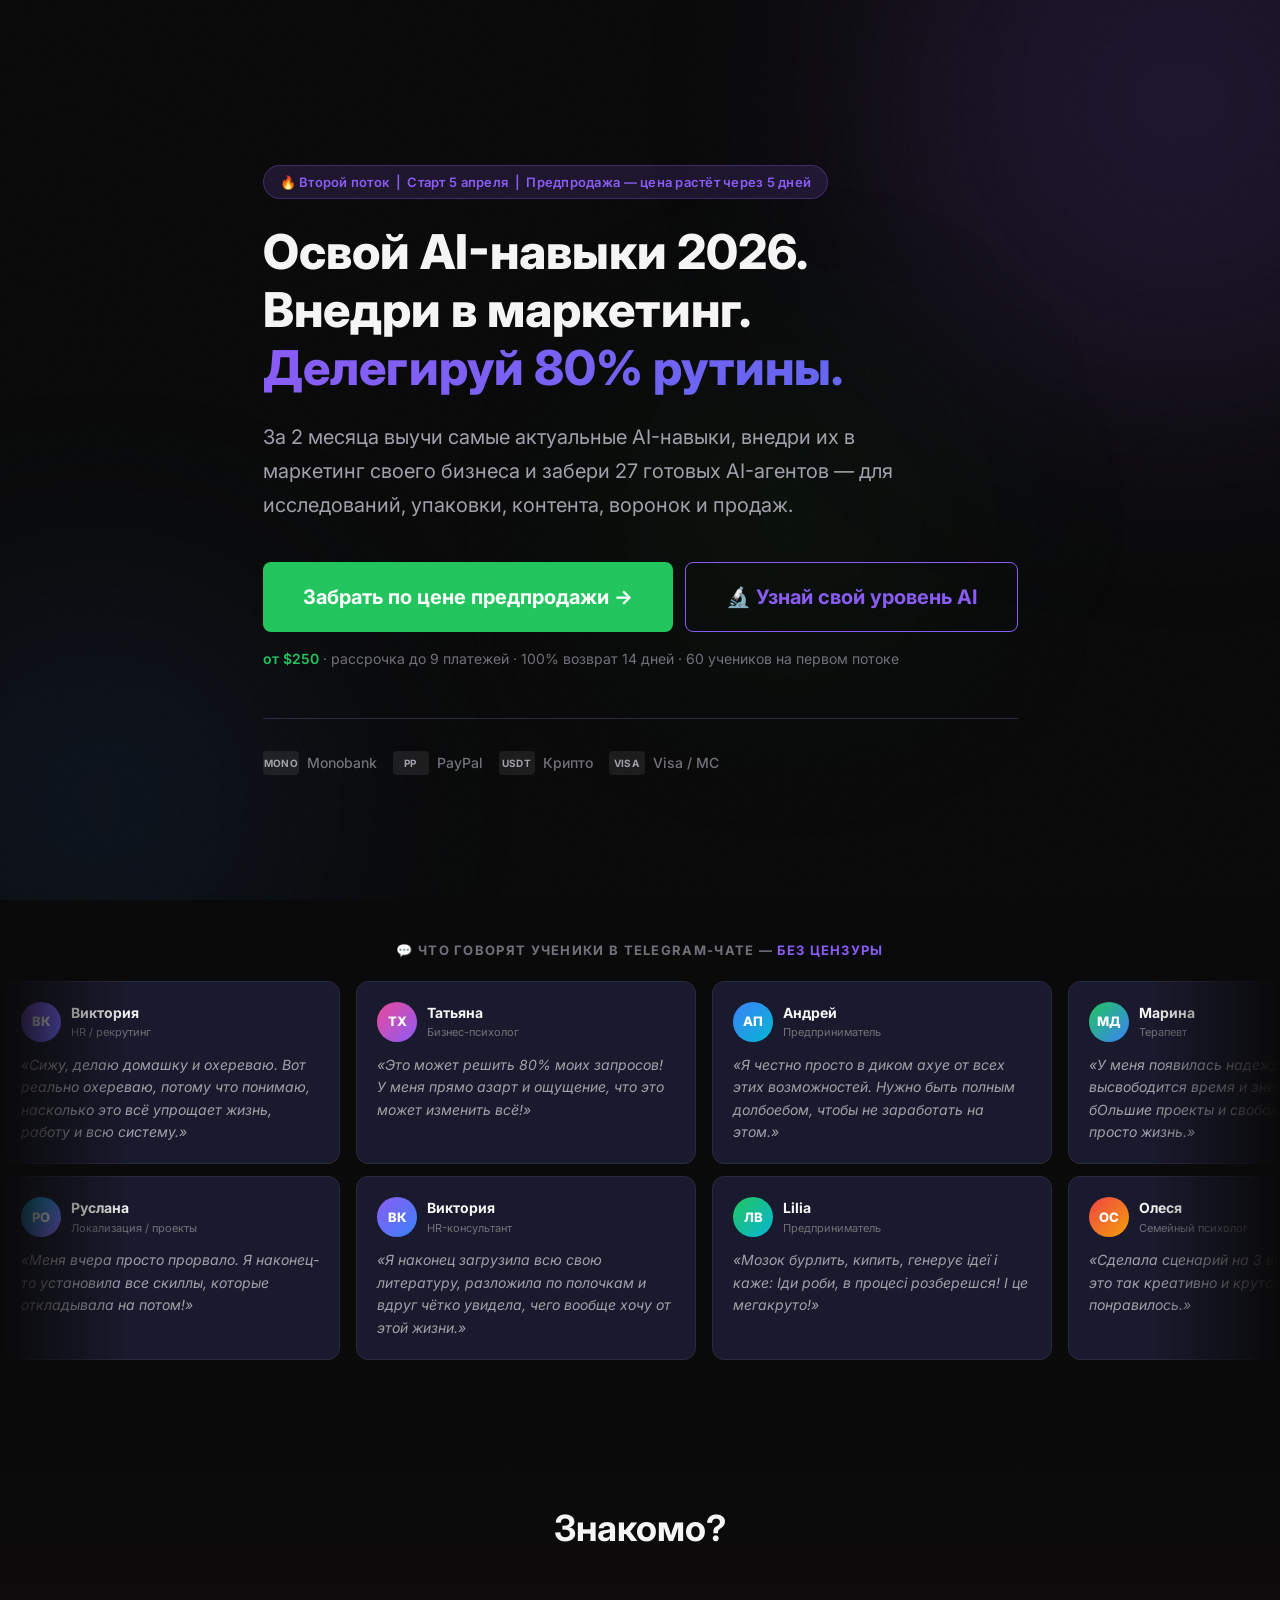
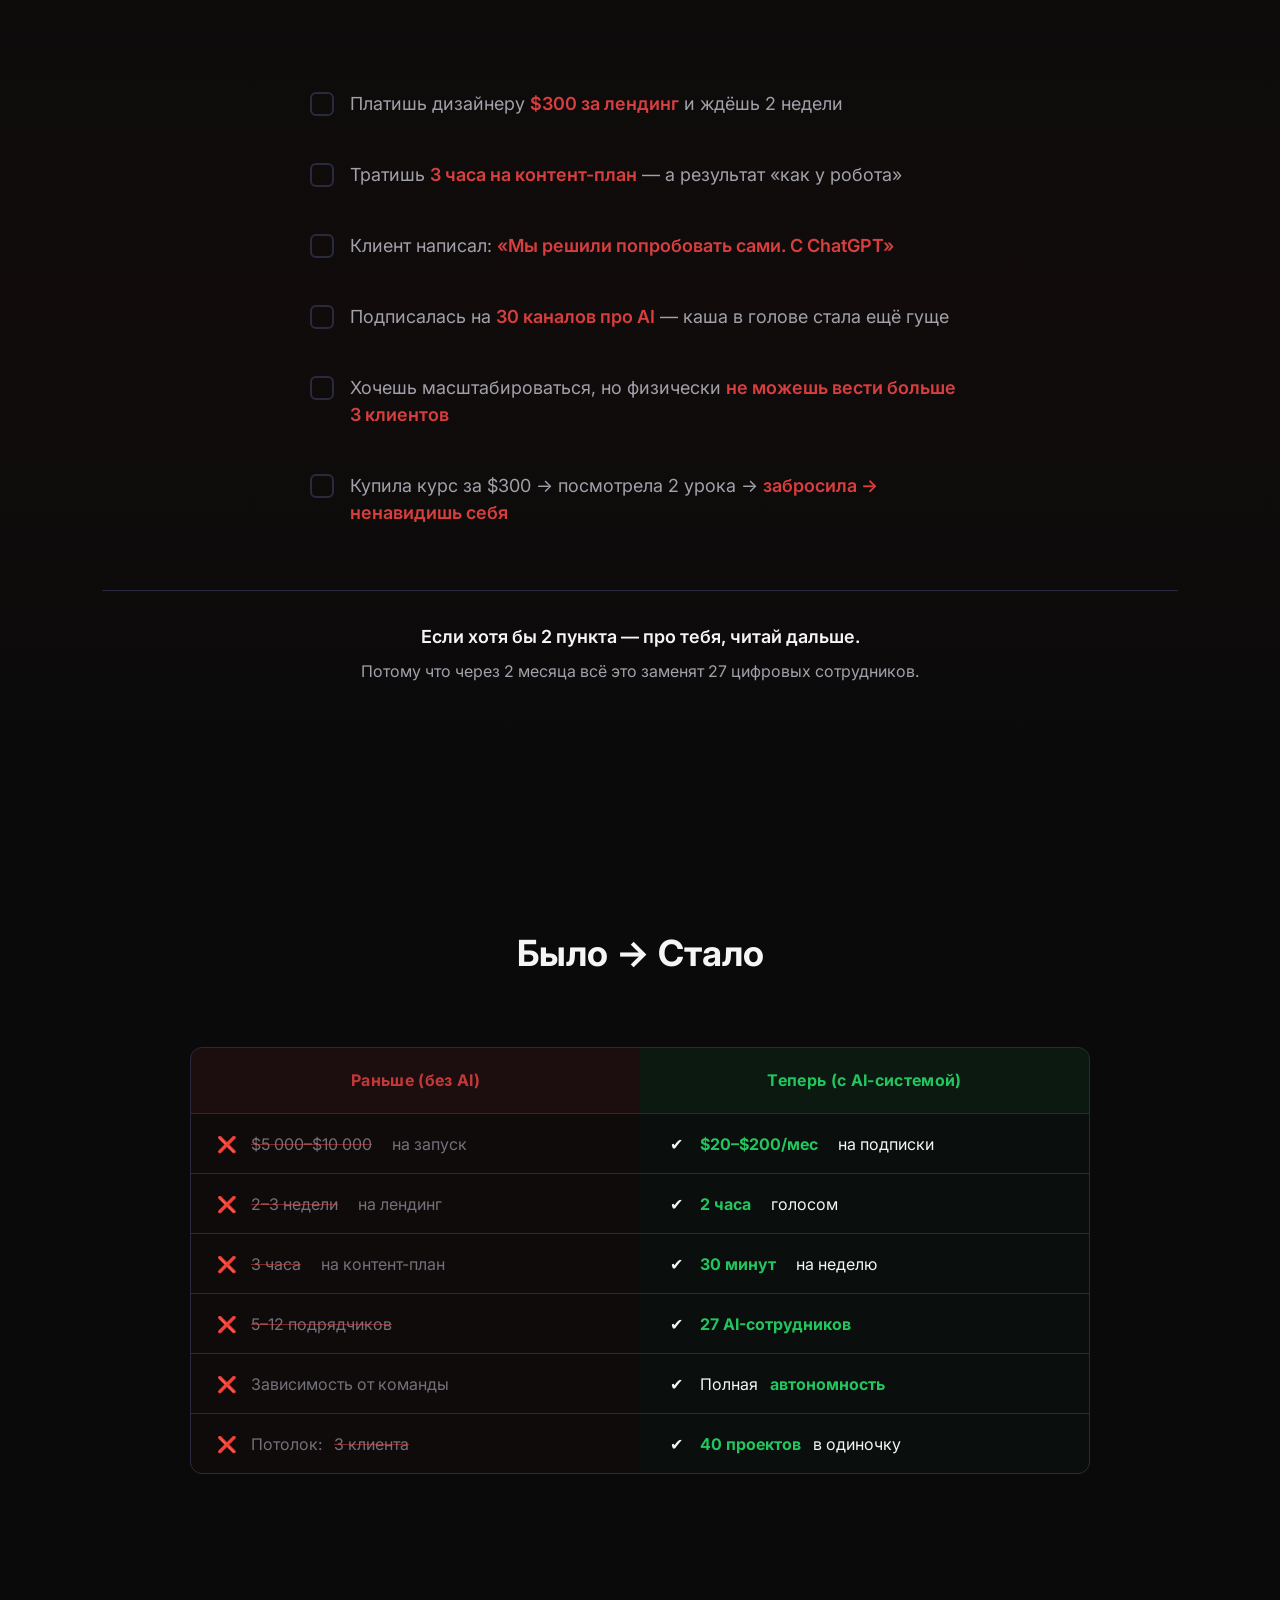
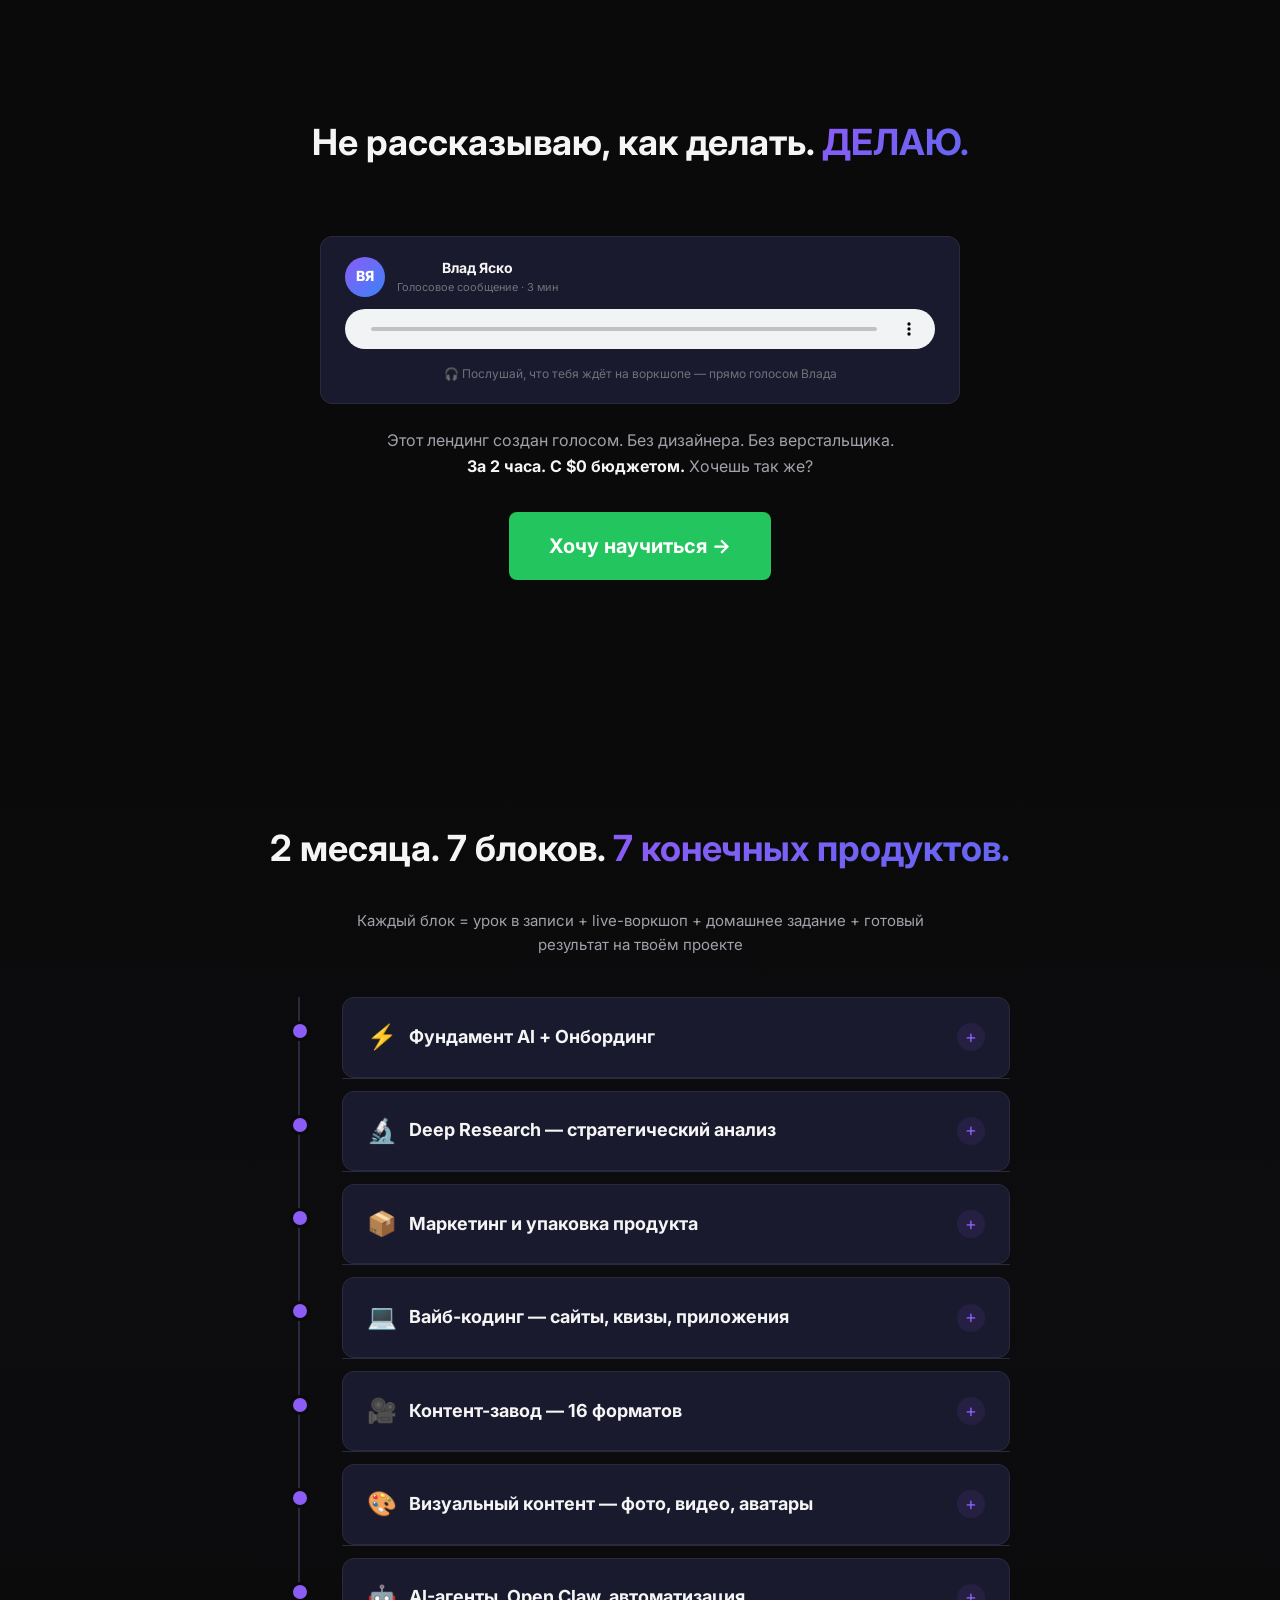
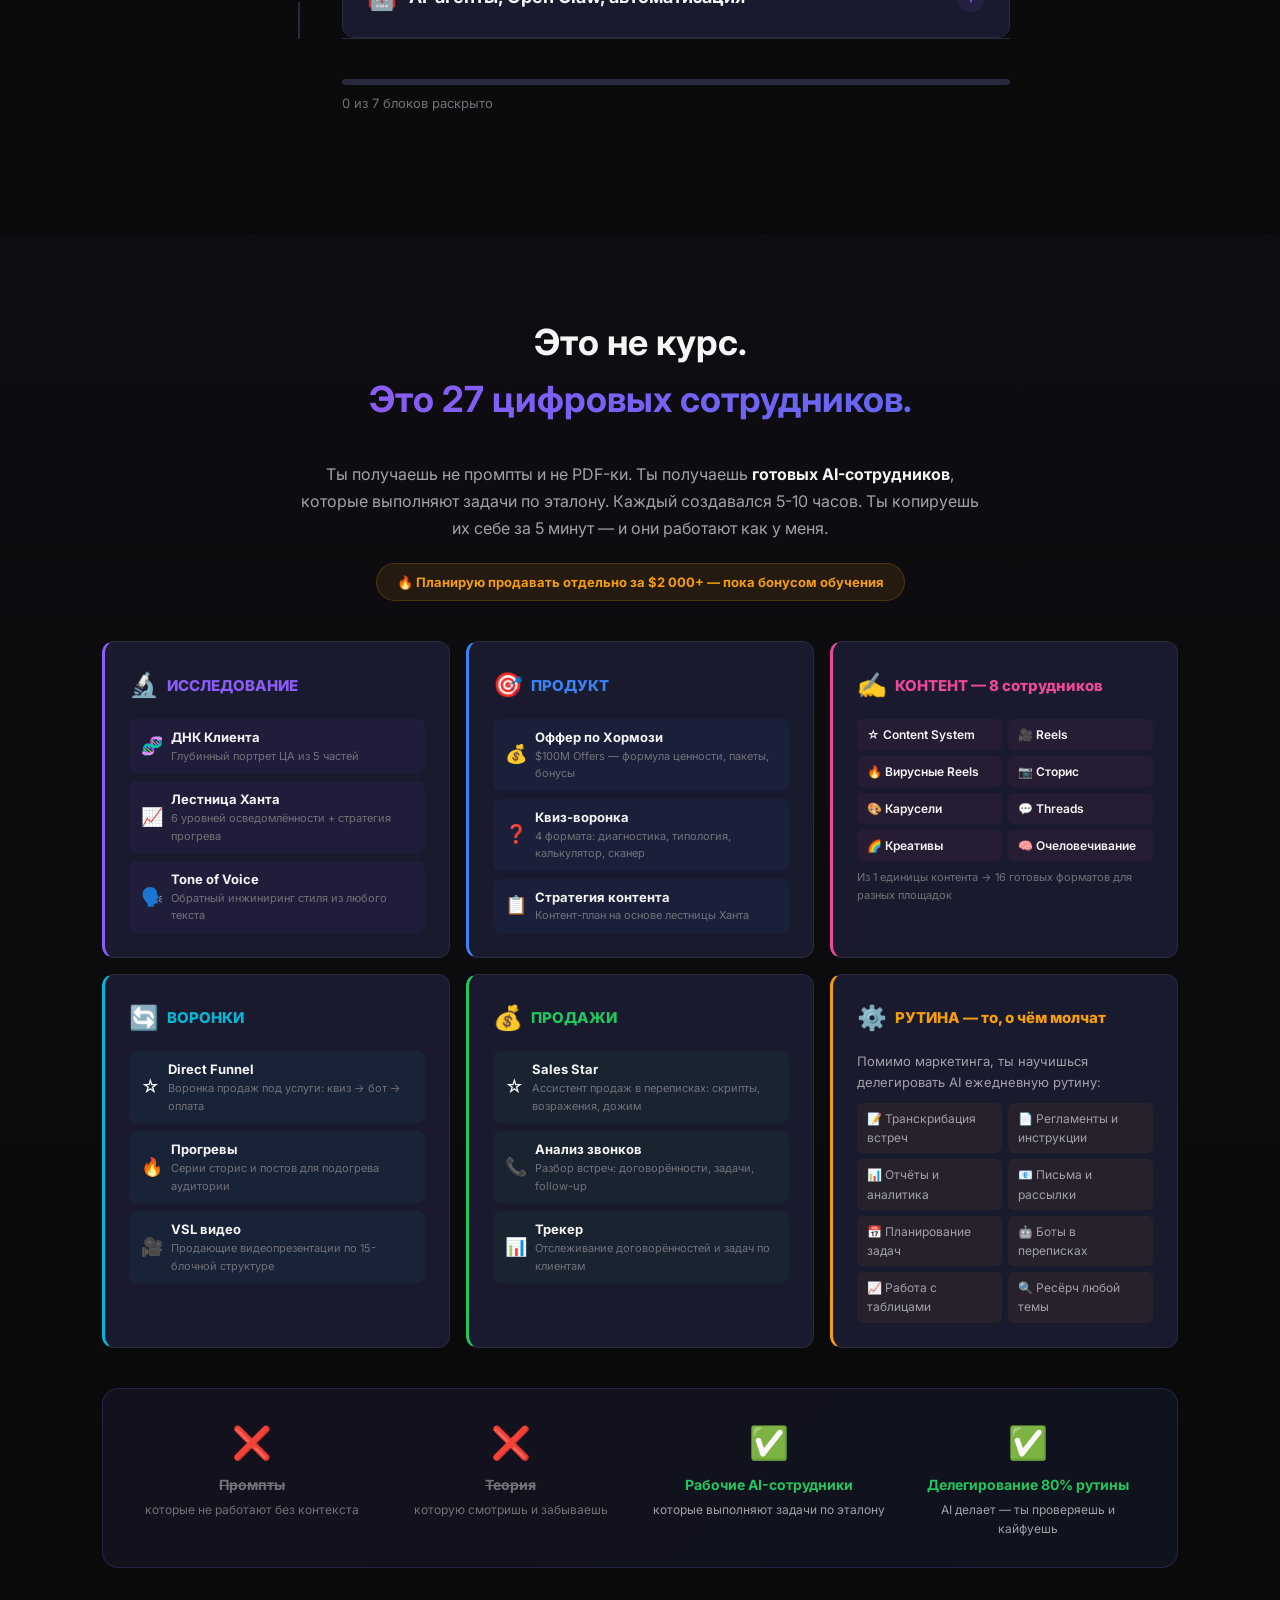
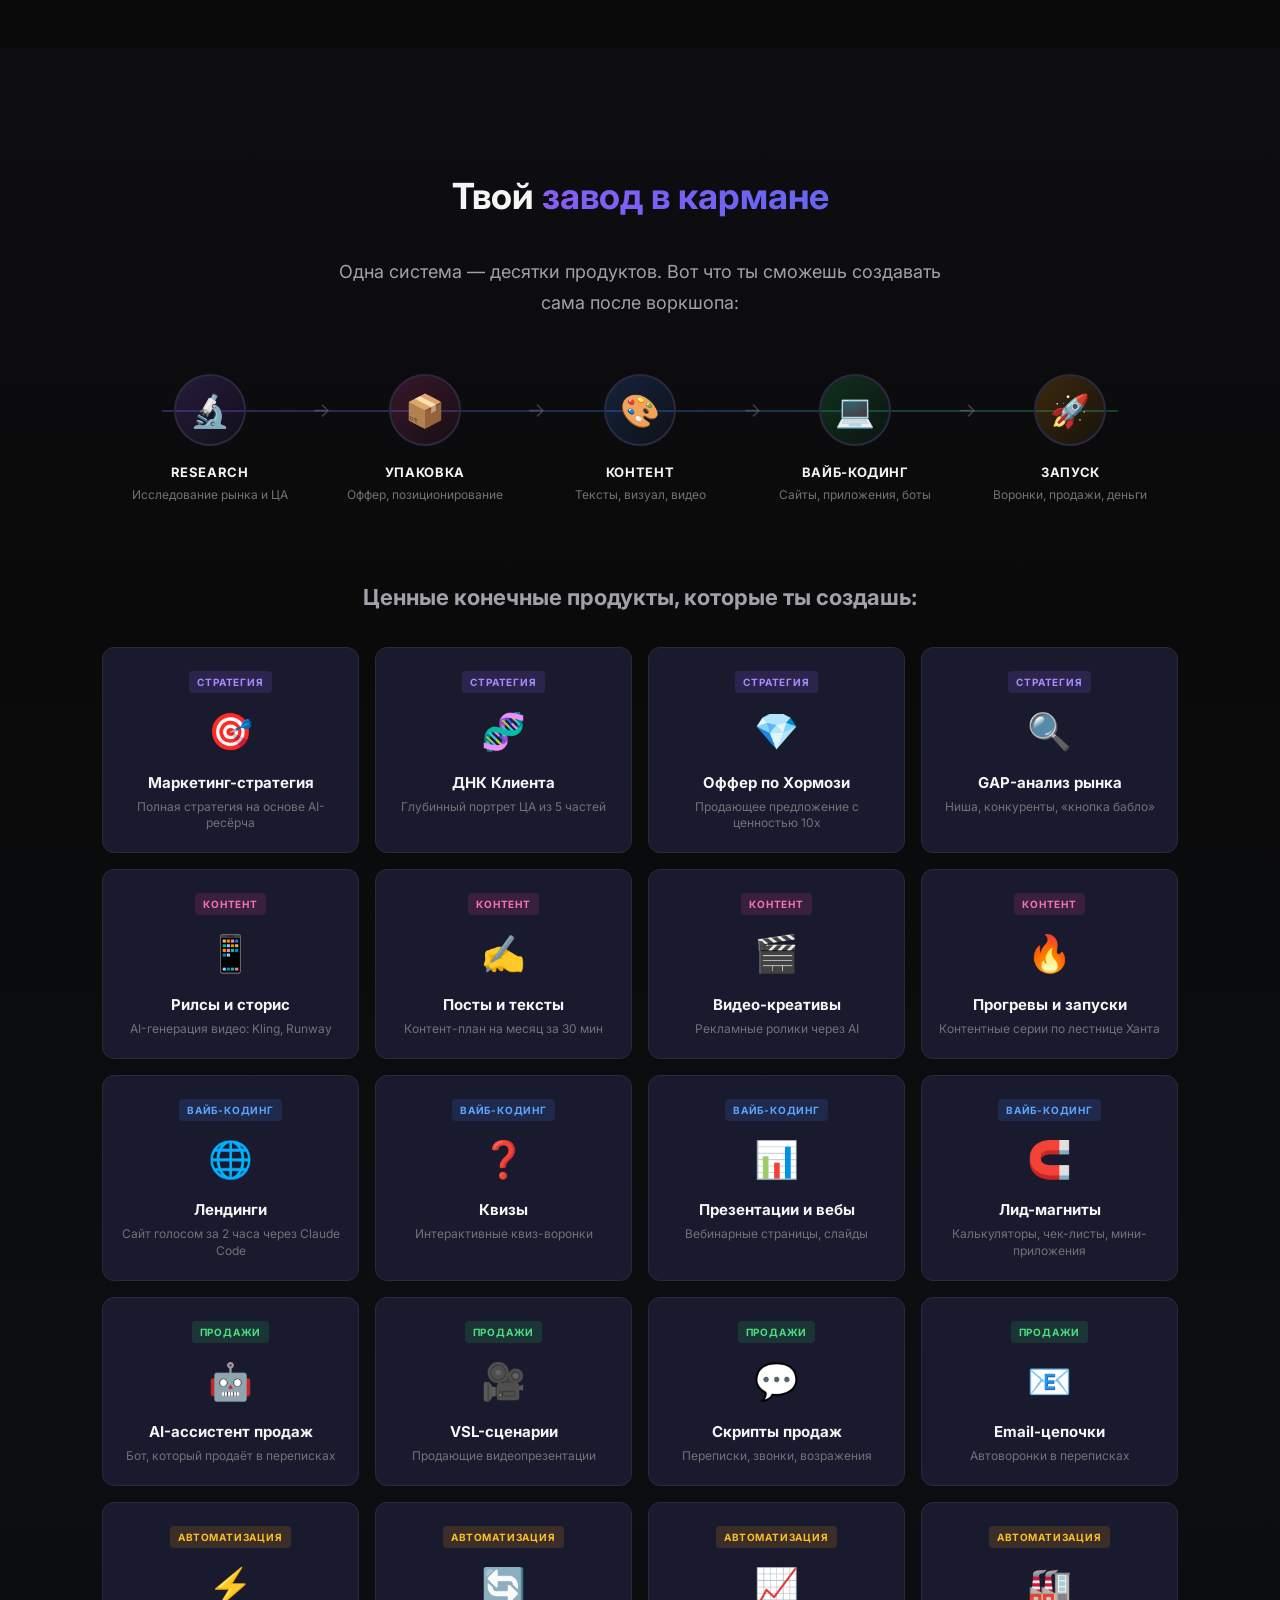
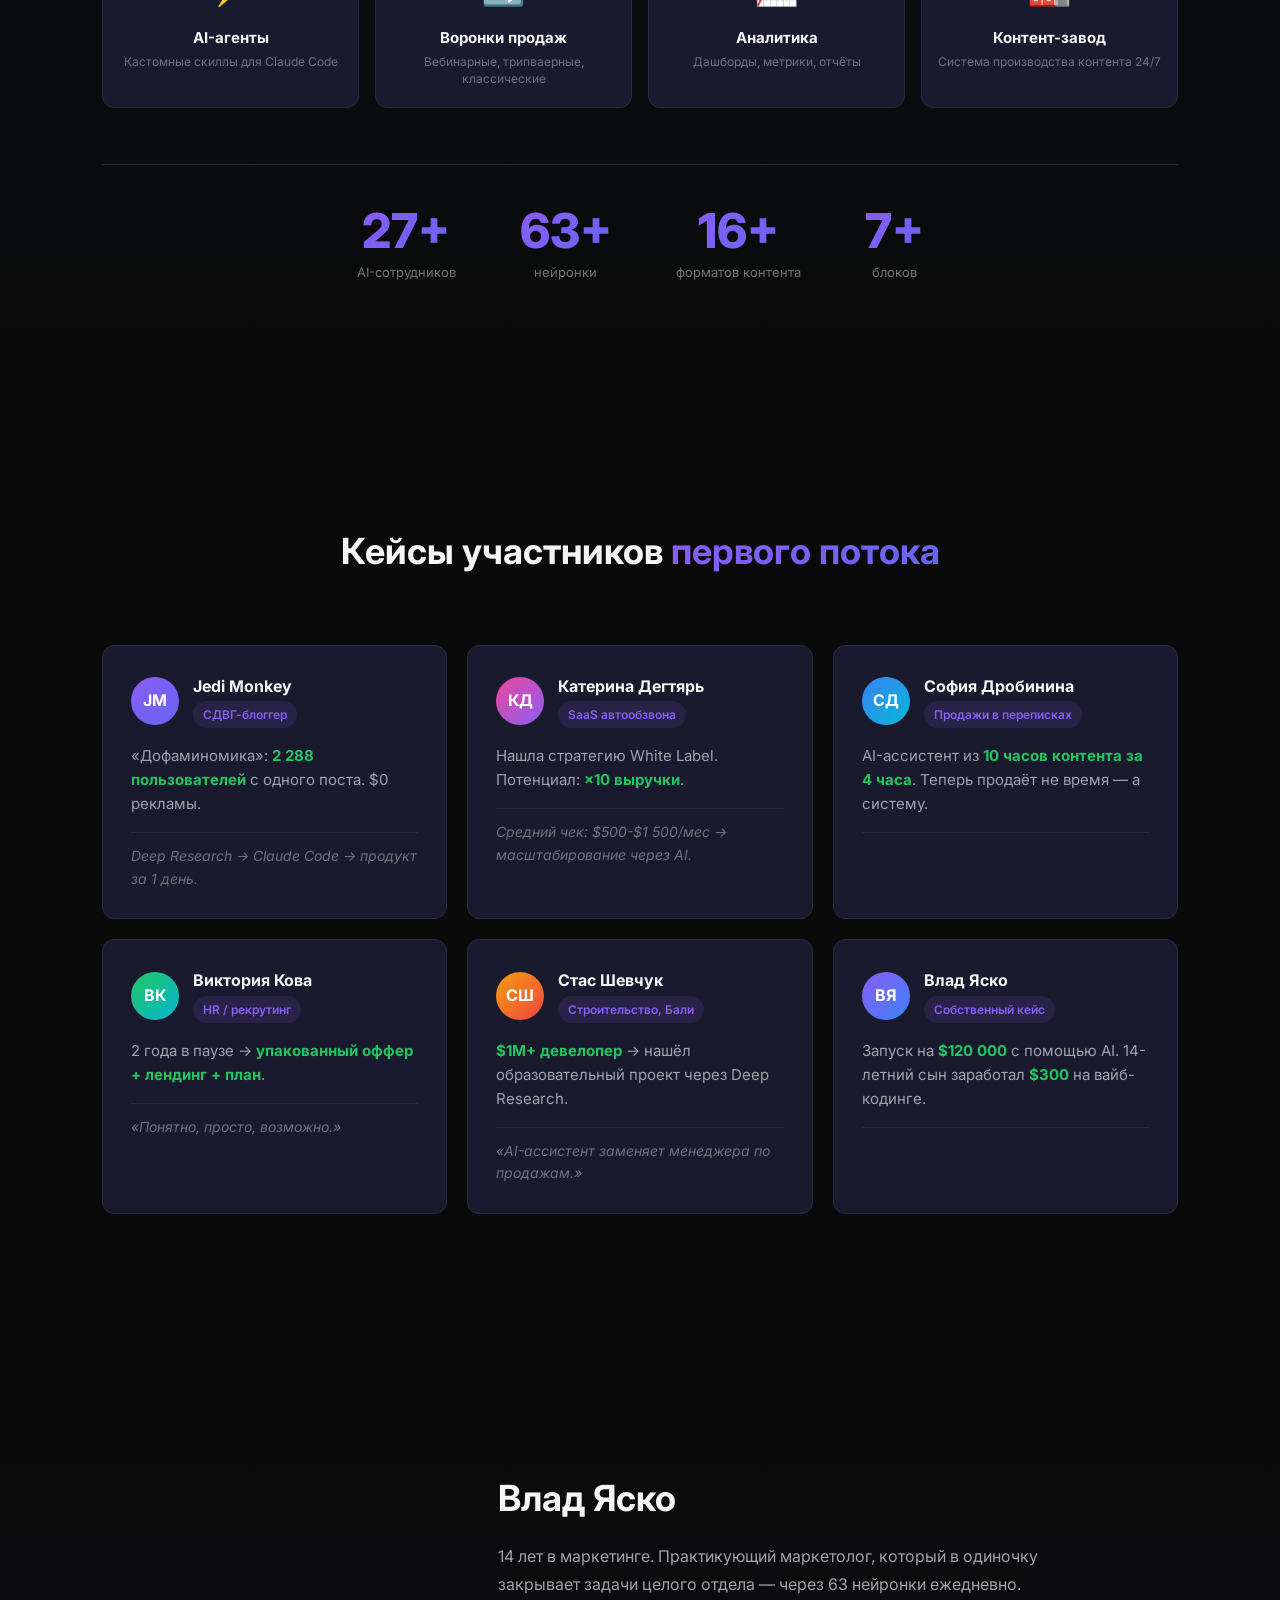
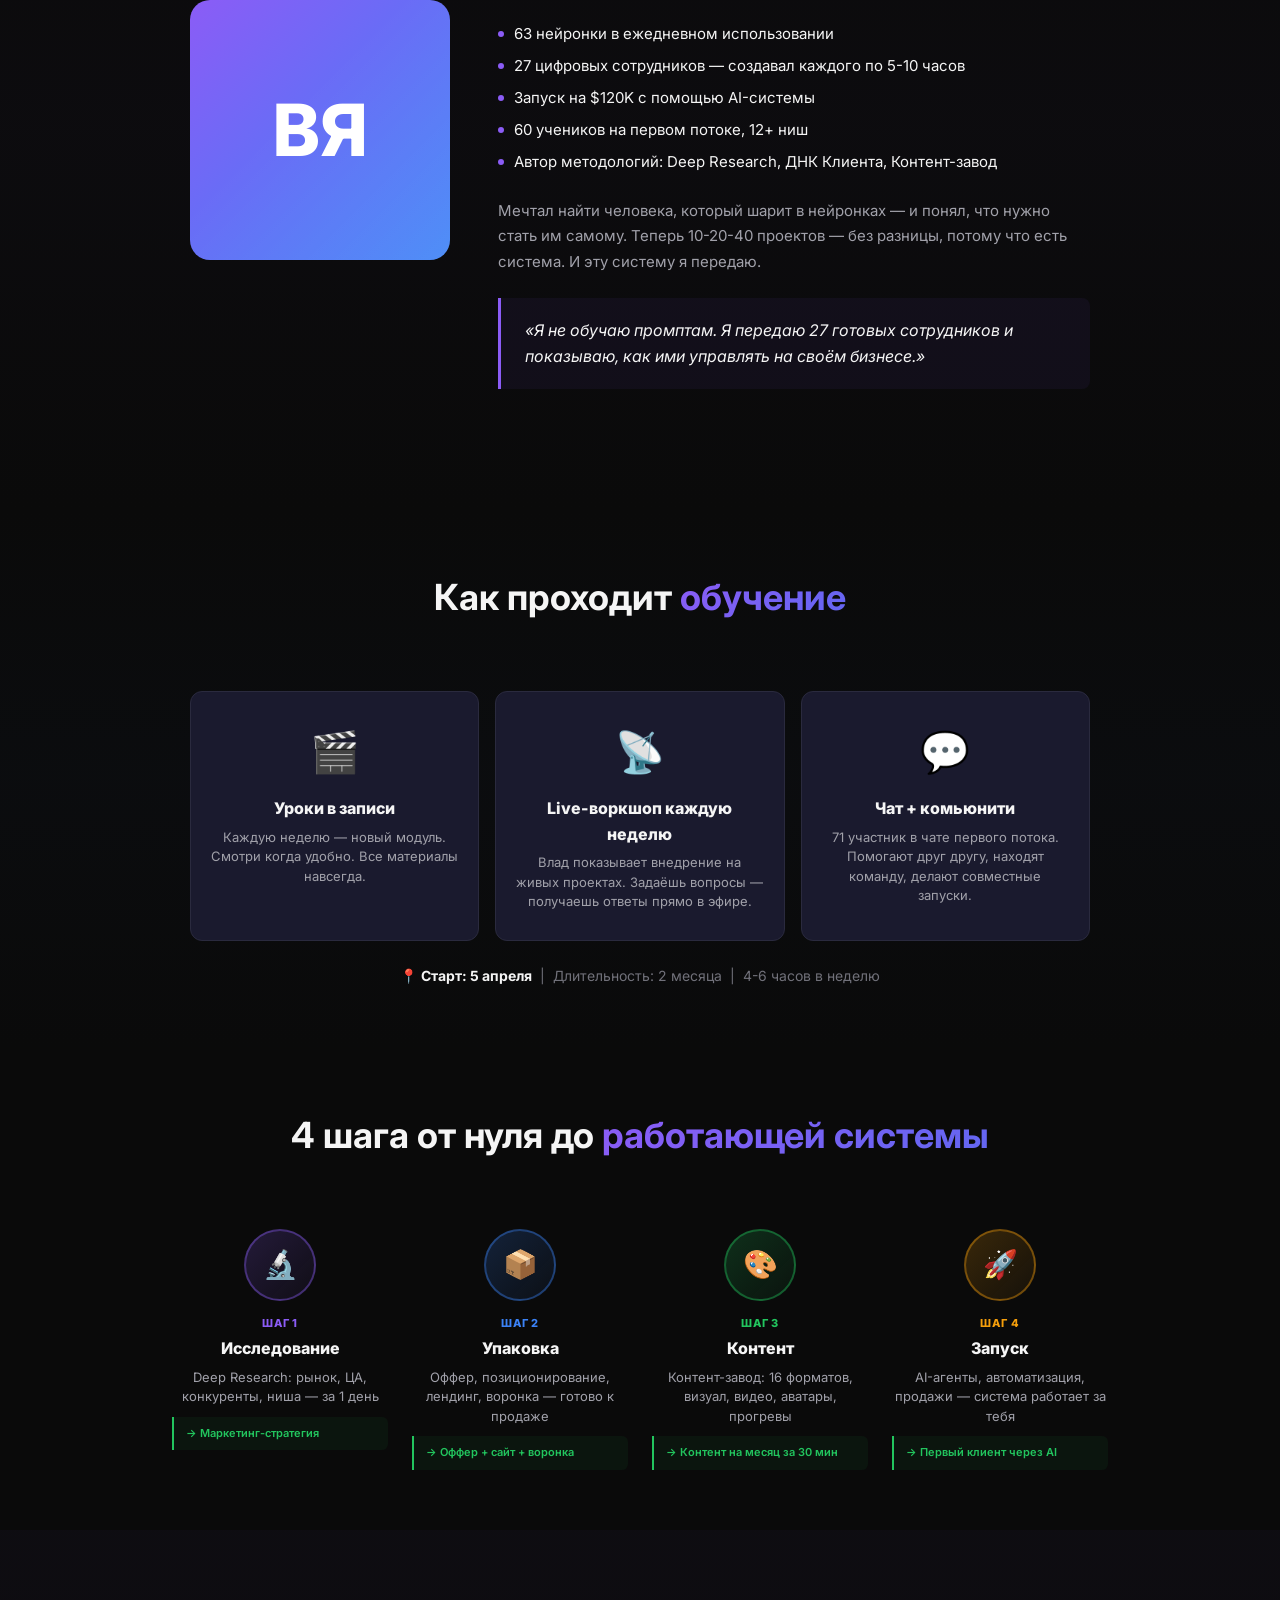
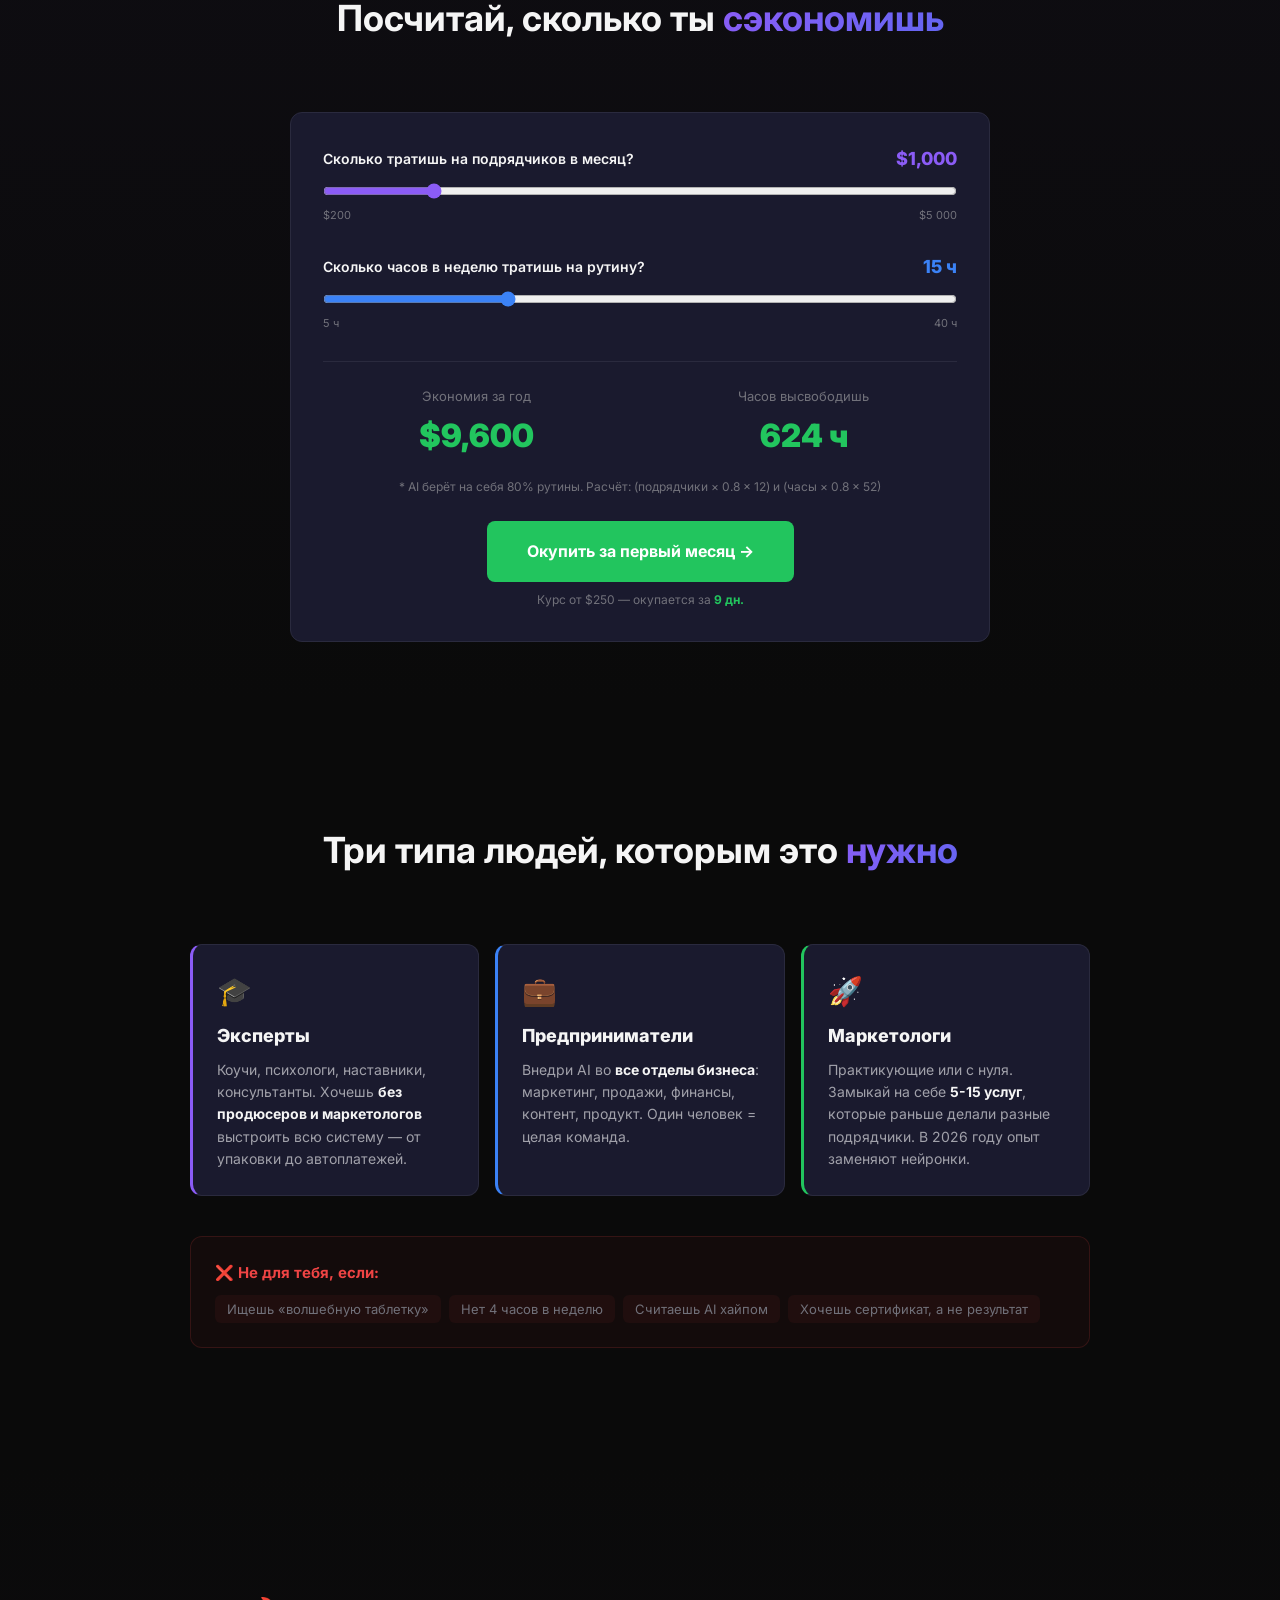
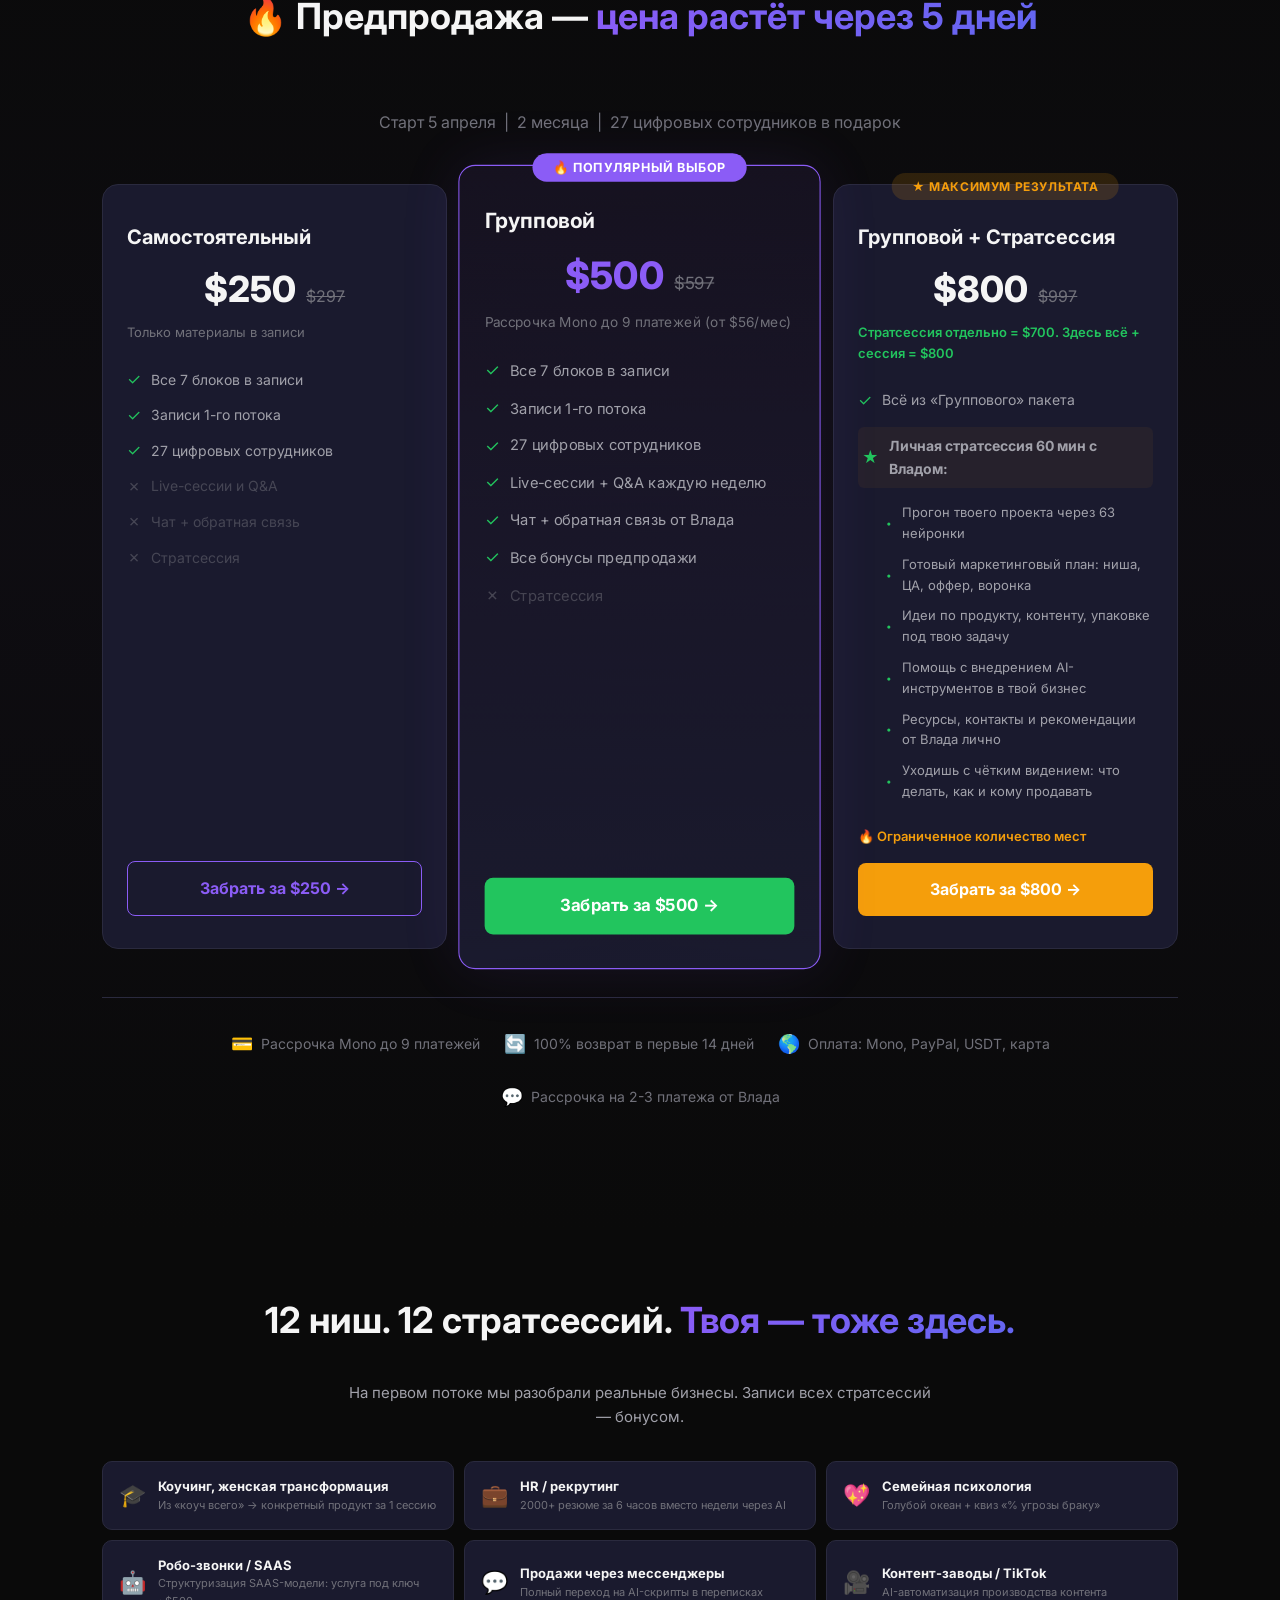
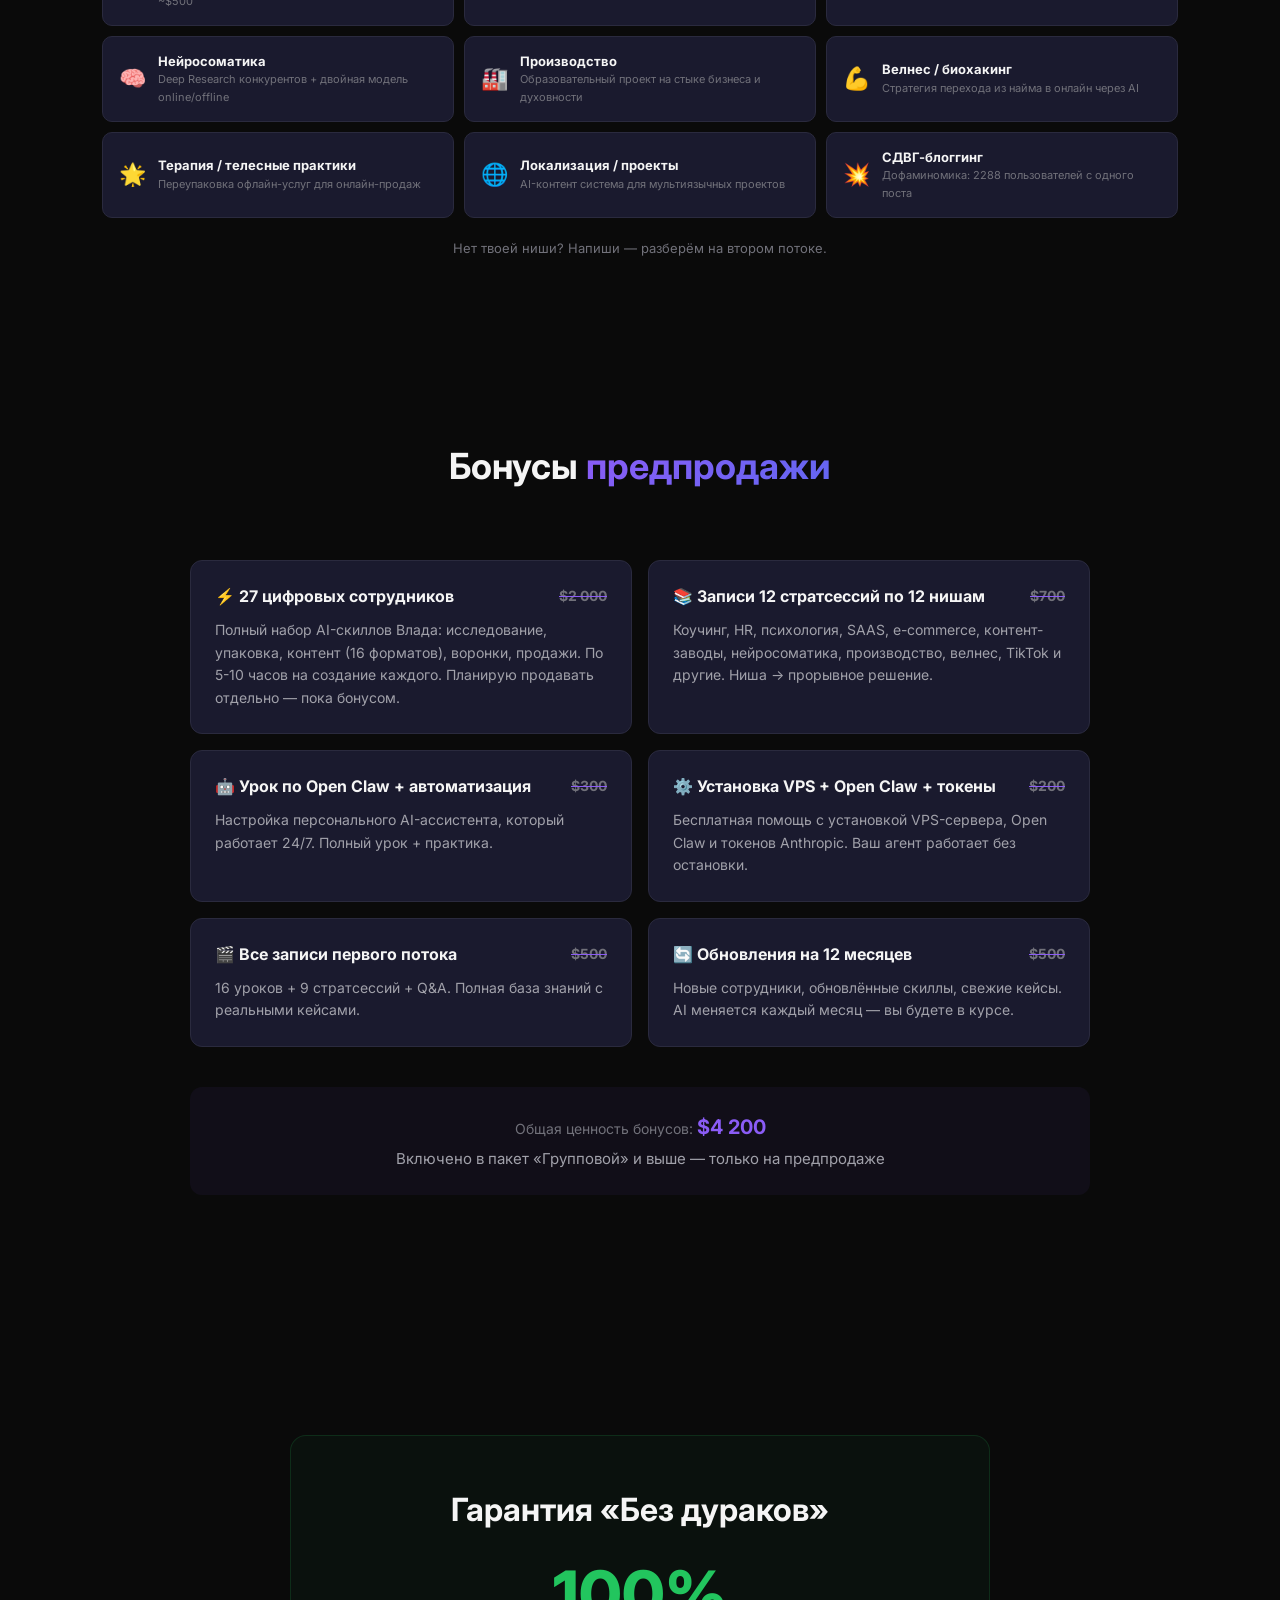
<file: landing/index-backup-v1.html>
<!DOCTYPE html>
<html lang="ru">
<head>
    <meta charset="UTF-8">
    <meta name="viewport" content="width=device-width, initial-scale=1.0">
    <title>AI-Маркетолог: Сверхчеловек за 2 месяца | Влад Яско</title>
    <meta name="description" content="63 нейронки. 27 цифровых сотрудников. 7 блоков. За 2 месяца собери AI-систему маркетинга — от исследования до продаж. Предпродажа от $250.">
    <meta property="og:title" content="AI-Маркетолог: 63 нейронки. 27 сотрудников. Сверхчеловек.">
    <meta property="og:description" content="Практический воркшоп от Влада Яско. За 2 месяца собери AI-систему из 27 цифровых сотрудников. Старт 5 апреля.">
    <meta property="og:type" content="website">
    <meta property="og:locale" content="ru_RU">
    <meta name="twitter:card" content="summary_large_image">
    <link rel="preconnect" href="https://fonts.googleapis.com">
    <link rel="preconnect" href="https://fonts.gstatic.com" crossorigin>
    <link href="https://fonts.googleapis.com/css2?family=Inter:wght@400;500;600;700;800&display=swap" rel="stylesheet">
    <style>
        /* ========== DESIGN TOKENS ========== */
        :root {
            --bg: #0a0a0a;
            --bg-surface: #1a1a2e;
            --bg-surface-hover: #22223a;
            --border: #2a2a3e;
            --border-light: rgba(255,255,255,0.06);
            --text-primary: #f5f5f5;
            --text-secondary: #a1a1aa;
            --text-muted: #71717a;
            --accent-green: #22c55e;
            --accent-green-hover: #2dd66b;
            --accent-purple: #8b5cf6;
            --accent-blue: #3b82f6;
            --pain-red: #ef4444;
            --gradient-purple-blue: linear-gradient(135deg, #8b5cf6, #3b82f6);
            --gradient-hero: linear-gradient(135deg, #8b5cf6 0%, #6366f1 50%, #3b82f6 100%);
            --font: 'Inter', -apple-system, BlinkMacSystemFont, sans-serif;
            --radius-sm: 8px;
            --radius-md: 12px;
            --radius-lg: 16px;
            --radius-xl: 24px;
            --ease-out: cubic-bezier(0.16, 1, 0.3, 1);
            --ease-bounce: cubic-bezier(0.34, 1.56, 0.64, 1);
            --container: 1140px;
        }

        /* ========== RESET & BASE ========== */
        *, *::before, *::after { box-sizing: border-box; margin: 0; padding: 0; }
        html { scroll-behavior: smooth; -webkit-font-smoothing: antialiased; -moz-osx-font-smoothing: grayscale; }
        body {
            font-family: var(--font);
            background: var(--bg);
            color: var(--text-primary);
            font-size: 16px;
            line-height: 1.6;
            overflow-x: hidden;
        }
        img { max-width: 100%; display: block; }
        a { color: inherit; text-decoration: none; }
        ul, ol { list-style: none; }

        /* ========== SCROLLBAR ========== */
        ::-webkit-scrollbar { width: 8px; }
        ::-webkit-scrollbar-track { background: var(--bg); }
        ::-webkit-scrollbar-thumb { background: var(--border); border-radius: 4px; }
        ::-webkit-scrollbar-thumb:hover { background: var(--accent-purple); }

        /* ========== UTILITIES ========== */
        .container { max-width: var(--container); margin: 0 auto; padding: 0 20px; }
        @media (min-width: 768px) { .container { padding: 0 32px; } }

        .gradient-text {
            background: var(--gradient-hero);
            background-size: 200% 200%;
            -webkit-background-clip: text;
            -webkit-text-fill-color: transparent;
            background-clip: text;
            animation: gradientShift 6s ease infinite;
        }
        @keyframes gradientShift {
            0%, 100% { background-position: 0% 50%; }
            50% { background-position: 100% 50%; }
        }

        /* ========== SCROLL REVEAL ========== */
        .reveal {
            opacity: 0;
            transform: translateY(40px);
            transition: opacity 0.8s var(--ease-out), transform 0.8s var(--ease-out);
        }
        .reveal.visible {
            opacity: 1;
            transform: translateY(0);
        }
        .reveal-delay-1 { transition-delay: 0.1s; }
        .reveal-delay-2 { transition-delay: 0.2s; }
        .reveal-delay-3 { transition-delay: 0.3s; }
        .reveal-delay-4 { transition-delay: 0.4s; }

        /* ========== SECTION ========== */
        section {
            padding: 80px 0;
            position: relative;
        }
        @media (min-width: 768px) {
            section { padding: 120px 0; }
        }
        .section-title {
            font-size: 24px;
            font-weight: 700;
            margin-bottom: 48px;
            text-align: center;
        }
        @media (min-width: 768px) {
            .section-title { font-size: 36px; margin-bottom: 64px; }
        }

        /* ========== CTA BUTTON ========== */
        .cta-btn {
            display: inline-flex;
            align-items: center;
            justify-content: center;
            gap: 8px;
            padding: 16px 32px;
            background: var(--accent-green);
            color: #fff;
            font-size: 18px;
            font-weight: 700;
            border-radius: var(--radius-sm);
            border: none;
            cursor: pointer;
            transition: filter 0.2s ease, transform 0.2s var(--ease-bounce);
            font-family: var(--font);
            text-align: center;
        }
        @media (min-width: 768px) {
            .cta-btn { font-size: 20px; padding: 18px 40px; }
        }
        .cta-btn:hover { filter: brightness(1.1); transform: translateY(-2px); }
        .cta-btn:active { transform: translateY(0); }

        .cta-btn-outline {
            background: transparent;
            border: 1px solid var(--accent-purple);
            color: var(--accent-purple);
        }
        .cta-btn-outline:hover { background: rgba(139,92,246,0.1); }

        /* ========== CARD ========== */
        .card {
            background: var(--bg-surface);
            border: 1px solid var(--border);
            border-radius: var(--radius-md);
            padding: 24px;
            transition: border-color 0.3s ease, transform 0.3s var(--ease-out);
        }
        .card:hover {
            border-color: rgba(139,92,246,0.4);
            transform: translateY(-4px);
        }

        /* ========== BADGE ========== */
        .badge {
            display: inline-block;
            padding: 6px 16px;
            background: rgba(139,92,246,0.15);
            color: var(--accent-purple);
            border: 1px solid rgba(139,92,246,0.3);
            border-radius: 100px;
            font-size: 13px;
            font-weight: 600;
            letter-spacing: 0.02em;
        }

        /* ========== BACKGROUND ORBS ========== */
        .orb {
            position: absolute;
            border-radius: 50%;
            filter: blur(120px);
            pointer-events: none;
            z-index: 0;
        }

        /* ========== GRAIN OVERLAY ========== */
        body::after {
            content: '';
            position: fixed;
            inset: 0;
            background-image: url("data:image/svg+xml,%3Csvg viewBox='0 0 256 256' xmlns='http://www.w3.org/2000/svg'%3E%3Cfilter id='noise'%3E%3CfeTurbulence type='fractalNoise' baseFrequency='0.9' numOctaves='4' stitchTiles='stitch'/%3E%3C/filter%3E%3Crect width='100%25' height='100%25' filter='url(%23noise)' opacity='0.03'/%3E%3C/svg%3E");
            opacity: 0.4;
            pointer-events: none;
            z-index: 9999;
        }

        /* =============================================
           BLOCK 1: HERO
           ============================================= */
        .hero {
            min-height: 100vh;
            display: flex;
            flex-direction: column;
            justify-content: center;
            position: relative;
            padding: 100px 0 60px;
            overflow: hidden;
        }
        .hero .orb-1 {
            width: 600px; height: 600px;
            background: rgba(139,92,246,0.15);
            top: -200px; right: -200px;
        }
        .hero .orb-2 {
            width: 400px; height: 400px;
            background: rgba(59,130,246,0.1);
            bottom: -100px; left: -100px;
        }
        .hero .orb-3 {
            width: 300px; height: 300px;
            background: rgba(34,197,94,0.06);
            top: 40%; left: 50%;
        }
        .hero-content {
            position: relative;
            z-index: 1;
            max-width: 800px;
        }
        .hero-badge {
            margin-bottom: 24px;
            animation: fadeUp 0.8s var(--ease-out) 0.1s both;
        }
        .hero h1 {
            font-size: 28px;
            font-weight: 800;
            line-height: 1.2;
            margin-bottom: 24px;
            animation: fadeUp 0.8s var(--ease-out) 0.2s both;
        }
        @media (min-width: 768px) {
            .hero h1 { font-size: 48px; }
        }
        .hero h2 {
            font-size: 16px;
            font-weight: 400;
            color: var(--text-secondary);
            line-height: 1.7;
            margin-bottom: 40px;
            max-width: 640px;
            animation: fadeUp 0.8s var(--ease-out) 0.35s both;
        }
        @media (min-width: 768px) {
            .hero h2 { font-size: 20px; }
        }
        .hero-cta-wrap {
            display: flex;
            flex-direction: column;
            gap: 16px;
            animation: fadeUp 0.8s var(--ease-out) 0.5s both;
        }
        .hero-sub-cta {
            font-size: 14px;
            color: var(--text-muted);
        }
        .hero-sub-cta span { color: var(--accent-green); font-weight: 600; }
        .trust-bar {
            display: flex;
            flex-wrap: wrap;
            gap: 16px;
            margin-top: 48px;
            padding-top: 32px;
            border-top: 1px solid var(--border);
            animation: fadeUp 0.8s var(--ease-out) 0.65s both;
        }
        .trust-item {
            display: flex;
            align-items: center;
            gap: 8px;
            color: var(--text-muted);
            font-size: 14px;
            font-weight: 500;
        }
        .trust-icon {
            width: 36px;
            height: 24px;
            background: rgba(255,255,255,0.08);
            border-radius: 4px;
            display: flex;
            align-items: center;
            justify-content: center;
            font-size: 10px;
            font-weight: 700;
            color: var(--text-secondary);
            letter-spacing: 0.02em;
        }

        @keyframes fadeUp {
            from { opacity: 0; transform: translateY(30px); }
            to { opacity: 1; transform: translateY(0); }
        }

        /* =============================================
           BLOCK 2: PAIN
           ============================================= */
        .pain-section {
            background: linear-gradient(180deg, var(--bg) 0%, rgba(239,68,68,0.03) 50%, var(--bg) 100%);
        }
        .pain-grid {
            display: flex;
            flex-direction: column;
            gap: 12px;
            max-width: 700px;
            margin: 0 auto;
        }
        .pain-item {
            display: flex;
            align-items: flex-start;
            gap: 16px;
            padding: 16px 20px;
            border-radius: var(--radius-sm);
            cursor: pointer;
            transition: background 0.3s ease;
            user-select: none;
            -webkit-user-select: none;
        }
        .pain-item:hover { background: rgba(239,68,68,0.04); }
        .pain-item.checked { background: rgba(239,68,68,0.06); }
        .pain-checkbox {
            flex-shrink: 0;
            width: 24px;
            height: 24px;
            border: 2px solid var(--border);
            border-radius: 6px;
            display: flex;
            align-items: center;
            justify-content: center;
            transition: all 0.3s var(--ease-bounce);
            margin-top: 2px;
        }
        .pain-item.checked .pain-checkbox {
            background: rgba(239,68,68,0.7);
            border-color: var(--pain-red);
        }
        .pain-checkbox-icon {
            opacity: 0;
            transform: scale(0.5);
            transition: all 0.3s var(--ease-bounce);
            color: #fff;
            font-size: 14px;
        }
        .pain-item.checked .pain-checkbox-icon {
            opacity: 1;
            transform: scale(1);
        }
        .pain-text {
            color: var(--text-secondary);
            font-size: 16px;
            line-height: 1.5;
            transition: color 0.3s ease;
        }
        @media (min-width: 768px) { .pain-text { font-size: 18px; } }
        .pain-item.checked .pain-text { color: var(--text-primary); }
        .pain-highlight { color: rgba(239,68,68,0.9); font-weight: 600; }
        .pain-footer {
            text-align: center;
            margin-top: 48px;
            padding-top: 32px;
            border-top: 1px solid var(--border);
        }
        .pain-footer p:first-child {
            color: var(--text-primary);
            font-size: 18px;
            font-weight: 600;
            margin-bottom: 8px;
        }
        .pain-footer p:last-child {
            color: var(--text-secondary);
            font-size: 16px;
        }
        .pain-counter {
            text-align: center;
            margin-bottom: 32px;
            font-size: 14px;
            color: var(--text-muted);
            min-height: 20px;
        }
        .pain-counter span { color: var(--pain-red); font-weight: 700; font-size: 16px; }

        /* =============================================
           BLOCK 3: CONTRAST
           ============================================= */
        .contrast-section {
            overflow: hidden;
        }
        .contrast-table {
            display: grid;
            grid-template-columns: 1fr;
            gap: 0;
            max-width: 900px;
            margin: 0 auto;
            border-radius: var(--radius-md);
            overflow: hidden;
            border: 1px solid var(--border);
        }
        @media (min-width: 768px) {
            .contrast-table { grid-template-columns: 1fr 1fr; }
        }
        .contrast-col {
            padding: 0;
        }
        .contrast-header {
            padding: 20px 24px;
            font-size: 16px;
            font-weight: 700;
            text-align: center;
            letter-spacing: 0.02em;
        }
        .contrast-header-old {
            background: rgba(239,68,68,0.08);
            color: rgba(239,68,68,0.8);
        }
        .contrast-header-new {
            background: rgba(34,197,94,0.08);
            color: var(--accent-green);
        }
        .contrast-row {
            padding: 16px 24px;
            border-top: 1px solid var(--border);
            font-size: 15px;
            line-height: 1.5;
            display: flex;
            align-items: center;
            gap: 12px;
            min-height: 60px;
        }
        .contrast-col-old .contrast-row {
            color: var(--text-muted);
            background: rgba(239,68,68,0.02);
        }
        .contrast-col-new .contrast-row {
            color: var(--text-primary);
            background: rgba(34,197,94,0.02);
        }
        .strikethrough {
            text-decoration: line-through;
            text-decoration-color: rgba(239,68,68,0.5);
        }
        .contrast-icon {
            flex-shrink: 0;
            width: 24px;
            text-align: center;
        }
        @media (min-width: 768px) {
            .contrast-row { font-size: 16px; }
        }

        /* =============================================
           BLOCK 4: VIDEO
           ============================================= */
        .video-section { text-align: center; }
        .video-wrapper {
            max-width: 800px;
            margin: 0 auto 32px;
            aspect-ratio: 16/9;
            background: var(--bg-surface);
            border: 1px solid var(--border);
            border-radius: var(--radius-md);
            display: flex;
            align-items: center;
            justify-content: center;
            position: relative;
            overflow: hidden;
            cursor: pointer;
            transition: border-color 0.3s ease;
        }
        .video-wrapper:hover { border-color: var(--accent-purple); }
        .video-play-btn {
            width: 80px;
            height: 80px;
            border-radius: 50%;
            background: rgba(139,92,246,0.9);
            display: flex;
            align-items: center;
            justify-content: center;
            transition: transform 0.3s var(--ease-bounce), background 0.3s ease;
            z-index: 1;
        }
        .video-wrapper:hover .video-play-btn {
            transform: scale(1.1);
            background: var(--accent-purple);
        }
        .video-play-btn svg {
            width: 32px;
            height: 32px;
            fill: #fff;
            margin-left: 4px;
        }
        .video-bg-pulse {
            position: absolute;
            width: 120px;
            height: 120px;
            border-radius: 50%;
            background: rgba(139,92,246,0.2);
            animation: pulse-ring 2s ease infinite;
        }
        @keyframes pulse-ring {
            0% { transform: scale(0.8); opacity: 1; }
            100% { transform: scale(2); opacity: 0; }
        }
        .video-caption {
            color: var(--text-secondary);
            font-size: 16px;
            max-width: 600px;
            margin: 0 auto 32px;
            line-height: 1.6;
        }
        .video-caption strong { color: var(--text-primary); }

        /* =============================================
           BLOCK 5: PROGRAM
           ============================================= */
        .program-section {
            background: linear-gradient(180deg, var(--bg) 0%, rgba(139,92,246,0.02) 50%, var(--bg) 100%);
        }
        .program-timeline {
            max-width: 740px;
            margin: 0 auto;
            position: relative;
        }
        .program-timeline::before {
            content: '';
            position: absolute;
            left: 20px;
            top: 0;
            bottom: 0;
            width: 2px;
            background: var(--border);
        }
        @media (min-width: 768px) {
            .program-timeline::before { left: 28px; }
        }
        .module-card {
            position: relative;
            margin-bottom: 12px;
            padding-left: 52px;
        }
        @media (min-width: 768px) {
            .module-card { padding-left: 72px; }
        }
        .module-dot {
            position: absolute;
            left: 12px;
            top: 24px;
            width: 18px;
            height: 18px;
            border-radius: 50%;
            background: var(--accent-purple);
            border: 3px solid var(--bg);
            z-index: 1;
            transition: transform 0.3s var(--ease-bounce);
        }
        @media (min-width: 768px) {
            .module-dot { left: 20px; width: 20px; height: 20px; }
        }
        .module-card.active .module-dot { transform: scale(1.3); box-shadow: 0 0 20px rgba(139,92,246,0.5); }
        .module-header {
            display: flex;
            align-items: center;
            justify-content: space-between;
            padding: 20px 24px;
            background: var(--bg-surface);
            border: 1px solid var(--border);
            border-radius: var(--radius-md);
            cursor: pointer;
            transition: all 0.3s ease;
            gap: 12px;
        }
        .module-header:hover { background: var(--bg-surface-hover); border-color: rgba(139,92,246,0.3); }
        .module-card.active .module-header { border-color: rgba(139,92,246,0.4); border-bottom-left-radius: 0; border-bottom-right-radius: 0; }
        .module-header-left {
            display: flex;
            align-items: center;
            gap: 12px;
            min-width: 0;
        }
        .module-emoji { font-size: 24px; flex-shrink: 0; }
        .module-title {
            font-size: 16px;
            font-weight: 700;
        }
        @media (min-width: 768px) { .module-title { font-size: 18px; } }
        .module-toggle {
            flex-shrink: 0;
            width: 28px;
            height: 28px;
            border-radius: 50%;
            background: rgba(139,92,246,0.1);
            display: flex;
            align-items: center;
            justify-content: center;
            color: var(--accent-purple);
            font-size: 18px;
            transition: transform 0.3s var(--ease-out);
        }
        .module-card.active .module-toggle { transform: rotate(45deg); }
        .module-body {
            max-height: 0;
            overflow: hidden;
            transition: max-height 0.5s var(--ease-out);
            background: var(--bg-surface);
            border: 1px solid var(--border);
            border-top: none;
            border-radius: 0 0 var(--radius-md) var(--radius-md);
        }
        .module-card.active .module-body { max-height: 400px; }
        .module-body-inner {
            padding: 0 24px 24px;
        }
        .module-desc {
            color: var(--text-secondary);
            font-size: 15px;
            line-height: 1.7;
            margin-bottom: 16px;
        }
        .module-result {
            display: flex;
            align-items: flex-start;
            gap: 8px;
            padding: 12px 16px;
            background: rgba(34,197,94,0.06);
            border-radius: var(--radius-sm);
            border-left: 3px solid var(--accent-green);
        }
        .module-result-text {
            font-size: 14px;
            color: var(--accent-green);
            font-weight: 600;
        }
        .program-progress {
            max-width: 740px;
            margin: 40px auto 0;
            padding-left: 52px;
        }
        @media (min-width: 768px) { .program-progress { padding-left: 72px; } }
        .progress-bar-bg {
            height: 6px;
            background: var(--border);
            border-radius: 3px;
            overflow: hidden;
        }
        .progress-bar-fill {
            height: 100%;
            width: 0%;
            background: var(--gradient-purple-blue);
            border-radius: 3px;
            transition: width 1.5s var(--ease-out);
        }
        .progress-label {
            font-size: 13px;
            color: var(--text-muted);
            margin-top: 8px;
        }

        /* =============================================
           BLOCK 5.5: FACTORY WORKFLOW
           ============================================= */
        .factory-section {
            background: linear-gradient(180deg, rgba(139,92,246,0.03) 0%, var(--bg) 30%, rgba(59,130,246,0.03) 70%, var(--bg) 100%);
            overflow: hidden;
        }
        .factory-subtitle {
            text-align: center;
            color: var(--text-secondary);
            font-size: 16px;
            max-width: 640px;
            margin: -32px auto 56px;
            line-height: 1.7;
        }
        @media (min-width: 768px) {
            .factory-subtitle { font-size: 18px; }
        }

        /* Pipeline row */
        .pipeline {
            display: flex;
            align-items: stretch;
            gap: 0;
            position: relative;
            max-width: 1100px;
            margin: 0 auto 64px;
            overflow-x: auto;
            -webkit-overflow-scrolling: touch;
            scrollbar-width: none;
            padding-bottom: 12px;
        }
        .pipeline::-webkit-scrollbar { display: none; }
        .pipeline-step {
            flex: 1;
            min-width: 180px;
            position: relative;
            text-align: center;
            padding: 0 8px;
        }
        .pipeline-icon {
            width: 72px;
            height: 72px;
            border-radius: 50%;
            margin: 0 auto 16px;
            display: flex;
            align-items: center;
            justify-content: center;
            font-size: 32px;
            position: relative;
            z-index: 2;
            border: 2px solid var(--border);
            transition: all 0.4s var(--ease-out);
        }
        .pipeline-step:hover .pipeline-icon {
            transform: scale(1.12);
            border-color: var(--accent-purple);
            box-shadow: 0 0 30px rgba(139,92,246,0.3);
        }
        .pipeline-step:nth-child(1) .pipeline-icon { background: linear-gradient(135deg, rgba(139,92,246,0.2), rgba(139,92,246,0.05)); }
        .pipeline-step:nth-child(2) .pipeline-icon { background: linear-gradient(135deg, rgba(236,72,153,0.2), rgba(236,72,153,0.05)); }
        .pipeline-step:nth-child(3) .pipeline-icon { background: linear-gradient(135deg, rgba(59,130,246,0.2), rgba(59,130,246,0.05)); }
        .pipeline-step:nth-child(4) .pipeline-icon { background: linear-gradient(135deg, rgba(34,197,94,0.2), rgba(34,197,94,0.05)); }
        .pipeline-step:nth-child(5) .pipeline-icon { background: linear-gradient(135deg, rgba(245,158,11,0.2), rgba(245,158,11,0.05)); }

        .pipeline-arrow {
            position: absolute;
            right: -14px;
            top: 36px;
            transform: translateY(-50%);
            color: var(--text-muted);
            font-size: 20px;
            z-index: 3;
            opacity: 0.5;
        }
        .pipeline-step:last-child .pipeline-arrow { display: none; }
        .pipeline-label {
            font-size: 13px;
            font-weight: 700;
            color: var(--text-primary);
            margin-bottom: 4px;
            text-transform: uppercase;
            letter-spacing: 0.05em;
        }
        .pipeline-desc {
            font-size: 12px;
            color: var(--text-muted);
            line-height: 1.4;
        }

        /* Connector line behind pipeline */
        .pipeline::before {
            content: '';
            position: absolute;
            top: 36px;
            left: 60px;
            right: 60px;
            height: 2px;
            background: linear-gradient(90deg, var(--accent-purple), var(--accent-blue), var(--accent-green));
            opacity: 0.3;
            z-index: 1;
        }

        /* Products galaxy */
        .products-galaxy {
            position: relative;
            max-width: 1100px;
            margin: 0 auto;
        }
        .galaxy-title {
            text-align: center;
            font-size: 18px;
            font-weight: 700;
            margin-bottom: 32px;
            color: var(--text-secondary);
        }
        @media (min-width: 768px) {
            .galaxy-title { font-size: 22px; }
        }

        .products-grid {
            display: grid;
            grid-template-columns: repeat(2, 1fr);
            gap: 12px;
        }
        @media (min-width: 640px) {
            .products-grid { grid-template-columns: repeat(3, 1fr); gap: 16px; }
        }
        @media (min-width: 1024px) {
            .products-grid { grid-template-columns: repeat(4, 1fr); gap: 16px; }
        }

        .product-item {
            position: relative;
            padding: 20px 16px;
            background: var(--bg-surface);
            border: 1px solid var(--border);
            border-radius: var(--radius-md);
            text-align: center;
            cursor: default;
            transition: all 0.4s var(--ease-out);
            overflow: hidden;
        }
        .product-item::before {
            content: '';
            position: absolute;
            inset: 0;
            border-radius: var(--radius-md);
            padding: 1px;
            background: linear-gradient(135deg, transparent 40%, rgba(139,92,246,0.3));
            -webkit-mask: linear-gradient(#fff 0 0) content-box, linear-gradient(#fff 0 0);
            mask: linear-gradient(#fff 0 0) content-box, linear-gradient(#fff 0 0);
            -webkit-mask-composite: xor;
            mask-composite: exclude;
            opacity: 0;
            transition: opacity 0.4s ease;
        }
        .product-item:hover::before { opacity: 1; }
        .product-item:hover {
            transform: translateY(-6px);
            border-color: rgba(139,92,246,0.3);
            box-shadow: 0 12px 40px rgba(139,92,246,0.1);
        }
        .product-emoji {
            font-size: 36px;
            margin-bottom: 10px;
            display: block;
            transition: transform 0.4s var(--ease-bounce);
        }
        .product-item:hover .product-emoji {
            transform: scale(1.2) rotate(-5deg);
        }
        .product-name {
            font-size: 14px;
            font-weight: 700;
            color: var(--text-primary);
            margin-bottom: 4px;
        }
        @media (min-width: 768px) {
            .product-name { font-size: 15px; }
        }
        .product-detail {
            font-size: 12px;
            color: var(--text-muted);
            line-height: 1.4;
        }

        /* Category labels */
        .product-cat {
            display: inline-block;
            font-size: 10px;
            font-weight: 700;
            text-transform: uppercase;
            letter-spacing: 0.08em;
            padding: 3px 8px;
            border-radius: 4px;
            margin-bottom: 10px;
        }
        .cat-strategy { background: rgba(139,92,246,0.15); color: #a78bfa; }
        .cat-content { background: rgba(236,72,153,0.15); color: #f472b6; }
        .cat-tech { background: rgba(59,130,246,0.15); color: #60a5fa; }
        .cat-sales { background: rgba(34,197,94,0.15); color: #4ade80; }
        .cat-automation { background: rgba(245,158,11,0.15); color: #fbbf24; }

        /* Factory counter */
        .factory-counter {
            display: flex;
            justify-content: center;
            gap: 32px;
            flex-wrap: wrap;
            margin-top: 56px;
            padding-top: 40px;
            border-top: 1px solid var(--border);
        }
        @media (min-width: 768px) {
            .factory-counter { gap: 64px; }
        }
        .counter-item {
            text-align: center;
        }
        .counter-num {
            font-size: 36px;
            font-weight: 800;
            background: var(--gradient-hero);
            background-size: 200% 200%;
            -webkit-background-clip: text;
            -webkit-text-fill-color: transparent;
            background-clip: text;
            animation: gradientShift 6s ease infinite;
            line-height: 1.1;
        }
        @media (min-width: 768px) {
            .counter-num { font-size: 48px; }
        }
        .counter-label {
            font-size: 13px;
            color: var(--text-muted);
            margin-top: 4px;
        }

        /* =============================================
           BLOCK 6.5: MARQUEE TESTIMONIALS
           ============================================= */
        .marquee-wrap {
            position: relative;
            overflow: hidden;
            -webkit-mask-image: linear-gradient(90deg, transparent 0%, #000 10%, #000 90%, transparent 100%);
            mask-image: linear-gradient(90deg, transparent 0%, #000 10%, #000 90%, transparent 100%);
        }
        .marquee-track {
            display: flex;
            gap: 16px;
            width: max-content;
        }
        .marquee-left {
            animation: marqueeLeft 40s linear infinite;
        }
        .marquee-right {
            animation: marqueeRight 45s linear infinite;
        }
        .marquee-wrap:hover .marquee-track {
            animation-play-state: paused;
        }
        @keyframes marqueeLeft {
            0% { transform: translateX(0); }
            100% { transform: translateX(-50%); }
        }
        @keyframes marqueeRight {
            0% { transform: translateX(-50%); }
            100% { transform: translateX(0); }
        }
        .tcard {
            flex-shrink: 0;
            width: 340px;
            padding: 20px;
            background: var(--bg-surface);
            border: 1px solid var(--border);
            border-radius: var(--radius-md);
            transition: border-color 0.3s ease;
        }
        .tcard:hover {
            border-color: rgba(139,92,246,0.4);
        }
        .tcard-top {
            display: flex;
            align-items: center;
            gap: 10px;
            margin-bottom: 12px;
        }
        .tcard-avatar {
            width: 40px;
            height: 40px;
            border-radius: 50%;
            display: flex;
            align-items: center;
            justify-content: center;
            font-size: 13px;
            font-weight: 800;
            color: #fff;
            flex-shrink: 0;
        }
        .tcard-name {
            font-size: 14px;
            font-weight: 700;
        }
        .tcard-role {
            font-size: 11px;
            color: var(--text-muted);
        }
        .tcard-text {
            font-size: 14px;
            color: var(--text-secondary);
            line-height: 1.6;
            font-style: italic;
        }

        /* =============================================
           BLOCK 6: CASES
           ============================================= */
        .cases-scroll-wrapper {
            overflow-x: auto;
            -webkit-overflow-scrolling: touch;
            scrollbar-width: none;
            padding-bottom: 16px;
        }
        .cases-scroll-wrapper::-webkit-scrollbar { display: none; }
        .cases-grid {
            display: grid;
            grid-template-columns: repeat(3, 1fr);
            gap: 20px;
        }
        @media (max-width: 1023px) {
            .cases-grid {
                display: flex;
                gap: 16px;
                min-width: max-content;
                padding-right: 20px;
            }
            .case-card { width: 300px; flex-shrink: 0; }
        }
        .case-card {
            background: var(--bg-surface);
            border: 1px solid var(--border);
            border-radius: var(--radius-md);
            padding: 28px;
            display: flex;
            flex-direction: column;
            gap: 16px;
            transition: border-color 0.3s ease, transform 0.3s var(--ease-out);
        }
        .case-card:hover { border-color: rgba(139,92,246,0.4); transform: translateY(-4px); }
        .case-top {
            display: flex;
            align-items: center;
            gap: 14px;
        }
        .case-avatar {
            width: 48px;
            height: 48px;
            border-radius: 50%;
            display: flex;
            align-items: center;
            justify-content: center;
            font-weight: 700;
            font-size: 16px;
            color: #fff;
            flex-shrink: 0;
        }
        .case-name { font-size: 16px; font-weight: 700; }
        .case-niche {
            font-size: 12px;
            padding: 4px 10px;
            background: rgba(139,92,246,0.12);
            color: var(--accent-purple);
            border-radius: 100px;
            font-weight: 600;
            display: inline-block;
            margin-top: 2px;
        }
        .case-result {
            font-size: 15px;
            line-height: 1.6;
            color: var(--text-secondary);
        }
        .case-result strong { color: var(--accent-green); }
        .case-quote {
            font-size: 14px;
            color: var(--text-muted);
            font-style: italic;
            padding-top: 12px;
            border-top: 1px solid var(--border);
        }

        /* =============================================
           BLOCK 7: WHO LEADS
           ============================================= */
        .author-section {
            background: linear-gradient(180deg, var(--bg) 0%, rgba(139,92,246,0.02) 50%, var(--bg) 100%);
        }
        .author-grid {
            display: grid;
            grid-template-columns: 1fr;
            gap: 48px;
            max-width: 900px;
            margin: 0 auto;
            align-items: center;
        }
        @media (min-width: 768px) {
            .author-grid { grid-template-columns: 260px 1fr; }
        }
        .author-photo {
            width: 200px;
            height: 200px;
            border-radius: 20px;
            background: var(--gradient-purple-blue);
            margin: 0 auto;
            display: flex;
            align-items: center;
            justify-content: center;
            font-size: 56px;
            font-weight: 800;
            color: #fff;
            position: relative;
            overflow: hidden;
        }
        .author-photo::after {
            content: '';
            position: absolute;
            inset: 0;
            background: linear-gradient(135deg, transparent 40%, rgba(255,255,255,0.1));
        }
        @media (min-width: 768px) {
            .author-photo { width: 260px; height: 260px; font-size: 72px; }
        }
        .author-info h2 {
            font-size: 28px;
            font-weight: 700;
            margin-bottom: 16px;
        }
        @media (min-width: 768px) { .author-info h2 { font-size: 36px; } }
        .author-desc {
            color: var(--text-secondary);
            font-size: 16px;
            line-height: 1.7;
            margin-bottom: 24px;
        }
        .author-stats {
            display: flex;
            flex-direction: column;
            gap: 8px;
            margin-bottom: 24px;
        }
        .author-stat {
            display: flex;
            align-items: center;
            gap: 10px;
            font-size: 15px;
        }
        .author-stat-bullet {
            width: 6px;
            height: 6px;
            border-radius: 50%;
            background: var(--accent-purple);
            flex-shrink: 0;
        }
        .author-tagline {
            color: var(--text-secondary);
            font-size: 15px;
            line-height: 1.7;
            margin-bottom: 24px;
        }
        .author-quote {
            padding: 20px 24px;
            background: rgba(139,92,246,0.06);
            border-left: 3px solid var(--accent-purple);
            border-radius: 0 var(--radius-sm) var(--radius-sm) 0;
            font-size: 16px;
            line-height: 1.6;
            color: var(--text-primary);
            font-style: italic;
        }

        /* =============================================
           BLOCK 8: FOR WHO
           ============================================= */
        .forwho-grid {
            display: grid;
            grid-template-columns: 1fr;
            gap: 24px;
            max-width: 900px;
            margin: 0 auto;
        }
        @media (min-width: 768px) {
            .forwho-grid { grid-template-columns: 1fr 1fr; }
        }
        .forwho-col {
            padding: 32px;
            border-radius: var(--radius-md);
            border: 1px solid var(--border);
        }
        .forwho-col-yes {
            background: rgba(34,197,94,0.03);
            border-color: rgba(34,197,94,0.2);
        }
        .forwho-col-no {
            background: rgba(239,68,68,0.03);
            border-color: rgba(239,68,68,0.15);
        }
        .forwho-col h3 {
            font-size: 20px;
            font-weight: 700;
            margin-bottom: 24px;
        }
        .forwho-col-yes h3 { color: var(--accent-green); }
        .forwho-col-no h3 { color: rgba(239,68,68,0.8); }
        .forwho-list {
            display: flex;
            flex-direction: column;
            gap: 14px;
        }
        .forwho-item {
            display: flex;
            align-items: flex-start;
            gap: 12px;
            font-size: 15px;
            line-height: 1.5;
            color: var(--text-secondary);
        }
        .forwho-icon {
            flex-shrink: 0;
            font-size: 16px;
            margin-top: 2px;
        }

        /* =============================================
           BLOCK 9: PACKAGES
           ============================================= */
        #packages {
            background: linear-gradient(180deg, var(--bg) 0%, rgba(139,92,246,0.03) 50%, var(--bg) 100%);
        }
        .packages-value-banner {
            text-align: center;
            margin-bottom: 48px;
            font-size: 16px;
            color: var(--text-muted);
        }
        .packages-value-banner span {
            font-size: 20px;
            font-weight: 700;
            color: var(--text-primary);
            text-decoration: line-through;
            text-decoration-color: var(--accent-purple);
        }
        .packages-grid {
            display: grid;
            grid-template-columns: 1fr;
            gap: 20px;
            max-width: 1100px;
            margin: 0 auto;
        }
        @media (min-width: 768px) {
            .packages-grid { grid-template-columns: repeat(2, 1fr); }
        }
        @media (min-width: 1024px) {
            .packages-grid { grid-template-columns: repeat(4, 1fr); }
        }
        .package-card {
            background: var(--bg-surface);
            border: 1px solid var(--border);
            border-radius: var(--radius-lg);
            padding: 32px 24px;
            display: flex;
            flex-direction: column;
            transition: all 0.3s ease;
            position: relative;
        }
        .package-card:hover { border-color: rgba(139,92,246,0.3); }
        .package-card.featured {
            border-color: var(--accent-purple);
            background: linear-gradient(180deg, rgba(139,92,246,0.08) 0%, var(--bg-surface) 100%);
            transform: scale(1);
            box-shadow: 0 0 60px rgba(139,92,246,0.1);
        }
        @media (min-width: 1024px) {
            .package-card.featured { transform: scale(1.05); z-index: 1; }
        }
        .package-badge-wrap {
            position: absolute;
            top: -12px;
            left: 50%;
            transform: translateX(-50%);
        }
        .package-badge {
            padding: 6px 20px;
            background: var(--accent-purple);
            color: #fff;
            font-size: 12px;
            font-weight: 700;
            border-radius: 100px;
            white-space: nowrap;
            text-transform: uppercase;
            letter-spacing: 0.05em;
        }
        .package-name {
            font-size: 20px;
            font-weight: 700;
            margin-bottom: 8px;
            margin-top: 4px;
        }
        .package-price {
            font-size: 36px;
            font-weight: 800;
            margin-bottom: 4px;
        }
        .package-card.featured .package-price { color: var(--accent-purple); }
        .package-installment {
            font-size: 13px;
            color: var(--text-muted);
            margin-bottom: 24px;
        }
        .package-features {
            display: flex;
            flex-direction: column;
            gap: 10px;
            margin-bottom: 24px;
            flex: 1;
        }
        .package-feature {
            display: flex;
            align-items: center;
            gap: 10px;
            font-size: 14px;
            color: var(--text-secondary);
        }
        .package-feature.included .pf-icon { color: var(--accent-green); }
        .package-feature.excluded { color: var(--text-muted); opacity: 0.5; }
        .package-feature.excluded .pf-icon { color: var(--text-muted); }
        .pf-icon { flex-shrink: 0; font-size: 16px; }
        .package-spots {
            font-size: 13px;
            color: var(--pain-red);
            font-weight: 600;
            margin-bottom: 16px;
        }
        .package-cta {
            width: 100%;
            padding: 14px;
            font-size: 16px;
        }
        .package-card.featured .package-cta {
            background: var(--accent-green);
            color: #fff;
        }
        .packages-footer {
            display: flex;
            flex-wrap: wrap;
            justify-content: center;
            gap: 24px;
            margin-top: 48px;
            padding-top: 32px;
            border-top: 1px solid var(--border);
        }
        .packages-footer-item {
            display: flex;
            align-items: center;
            gap: 8px;
            font-size: 14px;
            color: var(--text-muted);
        }
        .packages-footer-item span:first-child { font-size: 18px; }

        /* =============================================
           BLOCK 10: BONUSES
           ============================================= */
        .bonuses-grid {
            display: grid;
            grid-template-columns: 1fr;
            gap: 16px;
            max-width: 900px;
            margin: 0 auto;
        }
        @media (min-width: 768px) {
            .bonuses-grid { grid-template-columns: 1fr 1fr; }
        }
        .bonus-card {
            background: var(--bg-surface);
            border: 1px solid var(--border);
            border-radius: var(--radius-md);
            padding: 24px;
            transition: border-color 0.3s ease;
        }
        .bonus-card:hover { border-color: rgba(139,92,246,0.3); }
        .bonus-header {
            display: flex;
            align-items: flex-start;
            justify-content: space-between;
            gap: 12px;
            margin-bottom: 12px;
        }
        .bonus-name {
            font-size: 16px;
            font-weight: 700;
            line-height: 1.4;
        }
        .bonus-value {
            flex-shrink: 0;
            font-size: 14px;
            font-weight: 700;
            color: var(--text-muted);
            text-decoration: line-through;
            text-decoration-color: var(--accent-purple);
        }
        .bonus-desc {
            font-size: 14px;
            color: var(--text-secondary);
            line-height: 1.6;
        }
        .bonuses-footer {
            text-align: center;
            margin-top: 40px;
            padding: 24px;
            background: rgba(139,92,246,0.06);
            border-radius: var(--radius-md);
            max-width: 900px;
            margin-left: auto;
            margin-right: auto;
        }
        .bonuses-footer p:first-child {
            font-size: 14px;
            color: var(--text-muted);
        }
        .bonuses-footer p:first-child span {
            font-size: 20px;
            font-weight: 700;
            color: var(--accent-purple);
        }
        .bonuses-footer p:last-child {
            margin-top: 4px;
            font-size: 15px;
            color: var(--text-secondary);
        }

        /* =============================================
           BLOCK 11: GUARANTEE + FAQ
           ============================================= */
        .guarantee-box {
            max-width: 700px;
            margin: 0 auto 64px;
            text-align: center;
            padding: 48px 32px;
            background: rgba(34,197,94,0.04);
            border: 1px solid rgba(34,197,94,0.15);
            border-radius: var(--radius-lg);
        }
        .guarantee-box h2 {
            font-size: 24px;
            margin-bottom: 24px;
        }
        @media (min-width: 768px) { .guarantee-box h2 { font-size: 32px; } }
        .guarantee-big {
            font-size: 48px;
            font-weight: 800;
            color: var(--accent-green);
            margin-bottom: 16px;
            line-height: 1.1;
        }
        @media (min-width: 768px) { .guarantee-big { font-size: 64px; } }
        .guarantee-text {
            font-size: 16px;
            line-height: 1.8;
            color: var(--text-secondary);
            max-width: 500px;
            margin: 0 auto;
        }

        .faq-wrapper {
            max-width: 740px;
            margin: 0 auto;
        }
        .faq-item {
            border-bottom: 1px solid var(--border);
        }
        .faq-question {
            display: flex;
            align-items: center;
            justify-content: space-between;
            padding: 20px 0;
            cursor: pointer;
            gap: 16px;
            font-size: 16px;
            font-weight: 600;
            color: var(--text-primary);
            transition: color 0.3s ease;
        }
        @media (min-width: 768px) { .faq-question { font-size: 18px; } }
        .faq-question:hover { color: var(--accent-purple); }
        .faq-toggle {
            flex-shrink: 0;
            width: 28px;
            height: 28px;
            display: flex;
            align-items: center;
            justify-content: center;
            font-size: 20px;
            color: var(--accent-purple);
            transition: transform 0.3s var(--ease-out);
        }
        .faq-item.active .faq-toggle { transform: rotate(45deg); }
        .faq-answer {
            max-height: 0;
            overflow: hidden;
            transition: max-height 0.5s var(--ease-out);
        }
        .faq-item.active .faq-answer { max-height: 300px; }
        .faq-answer-inner {
            padding: 0 0 20px;
            font-size: 15px;
            line-height: 1.7;
            color: var(--text-secondary);
        }

        /* =============================================
           BLOCK 12: FINAL CTA
           ============================================= */
        .final-section {
            text-align: center;
            padding-bottom: 140px;
        }
        .final-section h2 {
            font-size: 24px;
            font-weight: 700;
            margin-bottom: 48px;
        }
        @media (min-width: 768px) { .final-section h2 { font-size: 36px; } }
        .final-options {
            display: grid;
            grid-template-columns: 1fr;
            gap: 24px;
            max-width: 900px;
            margin: 0 auto 48px;
        }
        @media (min-width: 768px) {
            .final-options { grid-template-columns: 1fr 1fr; }
        }
        .final-option {
            padding: 32px;
            border-radius: var(--radius-md);
            text-align: left;
            font-size: 16px;
            line-height: 1.7;
        }
        .final-option-dim {
            background: rgba(255,255,255,0.02);
            border: 1px solid var(--border);
            color: var(--text-muted);
        }
        .final-option-bright {
            background: rgba(139,92,246,0.06);
            border: 1px solid rgba(139,92,246,0.3);
            color: var(--text-primary);
        }
        .final-option h3 {
            font-size: 14px;
            font-weight: 600;
            margin-bottom: 16px;
            text-transform: uppercase;
            letter-spacing: 0.08em;
        }
        .final-option-dim h3 { color: var(--text-muted); }
        .final-option-bright h3 { color: var(--accent-purple); }
        .final-option-bright .final-price {
            font-size: 28px;
            font-weight: 800;
            color: var(--accent-green);
            margin-top: 12px;
        }
        .final-small {
            display: flex;
            flex-wrap: wrap;
            justify-content: center;
            gap: 16px;
            margin-top: 24px;
            font-size: 14px;
            color: var(--text-muted);
        }
        .final-small span { white-space: nowrap; }
        .final-small span::before {
            content: '';
            display: inline-block;
            width: 4px;
            height: 4px;
            border-radius: 50%;
            background: var(--text-muted);
            margin-right: 8px;
            vertical-align: middle;
        }
        .final-small span:first-child::before { display: none; }

        /* ========== STICKY MOBILE CTA ========== */
        .sticky-cta {
            position: fixed;
            bottom: 0;
            left: 0;
            right: 0;
            z-index: 100;
            padding: 12px 16px;
            background: rgba(10,10,10,0.85);
            backdrop-filter: blur(20px);
            -webkit-backdrop-filter: blur(20px);
            border-top: 1px solid var(--border);
            transform: translateY(100%);
            transition: transform 0.4s var(--ease-out);
        }
        .sticky-cta.visible { transform: translateY(0); }
        .sticky-cta .cta-btn {
            width: 100%;
            padding: 14px;
            font-size: 16px;
        }
        @media (min-width: 768px) { .sticky-cta { display: none; } }

        /* ========== FOOTER ========== */
        footer {
            text-align: center;
            padding: 32px 20px 100px;
            font-size: 13px;
            color: var(--text-muted);
            border-top: 1px solid var(--border);
        }
        @media (min-width: 768px) { footer { padding-bottom: 32px; } }
    </style>
</head>
<body>

<!-- ============ BLOCK 1: HERO ============ -->
<section class="hero" id="hero">
    <div class="orb orb-1"></div>
    <div class="orb orb-2"></div>
    <div class="orb orb-3"></div>
    <div class="container">
        <div class="hero-content">
            <div class="hero-badge">
                <span class="badge">&#128293; Второй поток &nbsp;|&nbsp; Старт 5 апреля &nbsp;|&nbsp; Предпродажа &mdash; цена растёт через 5 дней</span>
            </div>
            <h1>Освой AI-навыки 2026.<br>Внедри в маркетинг.<br><span class="gradient-text">Делегируй 80% рутины.</span></h1>
            <h2>За 2 месяца выучи самые актуальные AI-навыки, внедри их в маркетинг своего бизнеса и забери 27 готовых AI-агентов &mdash; для исследований, упаковки, контента, воронок и продаж.</h2>
            <div class="hero-cta-wrap">
                <div style="display:flex;gap:12px;flex-wrap:wrap;">
                    <a href="#packages" class="cta-btn">Забрать по цене предпродажи &rarr;</a>
                    <a href="quiz.html" class="cta-btn cta-btn-outline">&#128300; Узнай свой уровень AI</a>
                </div>
                <p class="hero-sub-cta"><span>от $250</span> &middot; рассрочка до 9 платежей &middot; 100% возврат 14 дней &middot; 60 учеников на первом потоке</p>
            </div>
            <div class="trust-bar">
                <div class="trust-item"><span class="trust-icon">MONO</span> Monobank</div>
                <div class="trust-item"><span class="trust-icon">PP</span> PayPal</div>
                <div class="trust-item"><span class="trust-icon">USDT</span> Крипто</div>
                <div class="trust-item"><span class="trust-icon">VISA</span> Visa / MC</div>
            </div>
        </div>
    </div>
</section>

<!-- ============ BLOCK 1.5: MARQUEE TESTIMONIALS ============ -->
<section style="padding:40px 0 20px;overflow:hidden;">
    <div class="container" style="margin-bottom:20px;">
        <p style="text-align:center;font-size:13px;font-weight:700;text-transform:uppercase;letter-spacing:0.1em;color:var(--text-muted);">&#128172; Что говорят ученики в Telegram-чате &mdash; <span style="color:var(--accent-purple);">без цензуры</span></p>
    </div>
    <!-- Marquee track 1: left -->
    <div class="marquee-wrap" style="margin-bottom:12px;">
        <div class="marquee-track marquee-left">
            <div class="tcard"><div class="tcard-top"><div class="tcard-avatar" style="background:linear-gradient(135deg,#8b5cf6,#6366f1)">ВК</div><div><div class="tcard-name">Виктория</div><div class="tcard-role">HR / рекрутинг</div></div></div><p class="tcard-text">&laquo;Сижу, делаю домашку и охереваю. Вот реально охереваю, потому что понимаю, насколько это всё упрощает жизнь, работу и всю систему.&raquo;</p></div>
            <div class="tcard"><div class="tcard-top"><div class="tcard-avatar" style="background:linear-gradient(135deg,#ec4899,#8b5cf6)">ТХ</div><div><div class="tcard-name">Татьяна</div><div class="tcard-role">Бизнес-психолог</div></div></div><p class="tcard-text">&laquo;Это может решить 80% моих запросов! У меня прямо азарт и ощущение, что это может изменить всё!&raquo;</p></div>
            <div class="tcard"><div class="tcard-top"><div class="tcard-avatar" style="background:linear-gradient(135deg,#3b82f6,#06b6d4)">АП</div><div><div class="tcard-name">Андрей</div><div class="tcard-role">Предприниматель</div></div></div><p class="tcard-text">&laquo;Я честно просто в диком ахуе от всех этих возможностей. Нужно быть полным долбоебом, чтобы не заработать на этом.&raquo;</p></div>
            <div class="tcard"><div class="tcard-top"><div class="tcard-avatar" style="background:linear-gradient(135deg,#22c55e,#3b82f6)">МД</div><div><div class="tcard-name">Марина</div><div class="tcard-role">Терапевт</div></div></div><p class="tcard-text">&laquo;У меня появилась надежда, что высвободится время и энергия на бОльшие проекты и свободное время на просто жизнь.&raquo;</p></div>
            <div class="tcard"><div class="tcard-top"><div class="tcard-avatar" style="background:linear-gradient(135deg,#f59e0b,#ef4444)">АЛ</div><div><div class="tcard-name">Александра</div><div class="tcard-role">Предприниматель</div></div></div><p class="tcard-text">&laquo;Бля, какая крутая штука клод код! Прям разработчиком себя чувствую. Пилит мне расширение для хрома.&raquo;</p></div>
            <!-- Duplicate for seamless loop -->
            <div class="tcard"><div class="tcard-top"><div class="tcard-avatar" style="background:linear-gradient(135deg,#8b5cf6,#6366f1)">ВК</div><div><div class="tcard-name">Виктория</div><div class="tcard-role">HR / рекрутинг</div></div></div><p class="tcard-text">&laquo;Сижу, делаю домашку и охереваю. Вот реально охереваю, потому что понимаю, насколько это всё упрощает жизнь, работу и всю систему.&raquo;</p></div>
            <div class="tcard"><div class="tcard-top"><div class="tcard-avatar" style="background:linear-gradient(135deg,#ec4899,#8b5cf6)">ТХ</div><div><div class="tcard-name">Татьяна</div><div class="tcard-role">Бизнес-психолог</div></div></div><p class="tcard-text">&laquo;Это может решить 80% моих запросов! У меня прямо азарт и ощущение, что это может изменить всё!&raquo;</p></div>
            <div class="tcard"><div class="tcard-top"><div class="tcard-avatar" style="background:linear-gradient(135deg,#3b82f6,#06b6d4)">АП</div><div><div class="tcard-name">Андрей</div><div class="tcard-role">Предприниматель</div></div></div><p class="tcard-text">&laquo;Я честно просто в диком ахуе от всех этих возможностей. Нужно быть полным долбоебом, чтобы не заработать на этом.&raquo;</p></div>
            <div class="tcard"><div class="tcard-top"><div class="tcard-avatar" style="background:linear-gradient(135deg,#22c55e,#3b82f6)">МД</div><div><div class="tcard-name">Марина</div><div class="tcard-role">Терапевт</div></div></div><p class="tcard-text">&laquo;У меня появилась надежда, что высвободится время и энергия на бОльшие проекты и свободное время на просто жизнь.&raquo;</p></div>
            <div class="tcard"><div class="tcard-top"><div class="tcard-avatar" style="background:linear-gradient(135deg,#f59e0b,#ef4444)">АЛ</div><div><div class="tcard-name">Александра</div><div class="tcard-role">Предприниматель</div></div></div><p class="tcard-text">&laquo;Бля, какая крутая штука клод код! Прям разработчиком себя чувствую. Пилит мне расширение для хрома.&raquo;</p></div>
        </div>
    </div>

    <!-- Marquee track 2: right -->
    <div class="marquee-wrap">
        <div class="marquee-track marquee-right">
            <div class="tcard"><div class="tcard-top"><div class="tcard-avatar" style="background:linear-gradient(135deg,#06b6d4,#8b5cf6)">РО</div><div><div class="tcard-name">Руслана</div><div class="tcard-role">Локализация / проекты</div></div></div><p class="tcard-text">&laquo;Меня вчера просто прорвало. Я наконец-то установила все скиллы, которые откладывала на потом!&raquo;</p></div>
            <div class="tcard"><div class="tcard-top"><div class="tcard-avatar" style="background:linear-gradient(135deg,#8b5cf6,#3b82f6)">ВК</div><div><div class="tcard-name">Виктория</div><div class="tcard-role">HR-консультант</div></div></div><p class="tcard-text">&laquo;Я наконец загрузила всю свою литературу, разложила по полочкам и вдруг чётко увидела, чего вообще хочу от этой жизни.&raquo;</p></div>
            <div class="tcard"><div class="tcard-top"><div class="tcard-avatar" style="background:linear-gradient(135deg,#22c55e,#06b6d4)">ЛВ</div><div><div class="tcard-name">Lilia</div><div class="tcard-role">Предприниматель</div></div></div><p class="tcard-text">&laquo;Мозок бурлить, кипить, генерує ідеї і каже: Іди роби, в процесі розберешся! І це мегакруто!&raquo;</p></div>
            <div class="tcard"><div class="tcard-top"><div class="tcard-avatar" style="background:linear-gradient(135deg,#ef4444,#f59e0b)">ОС</div><div><div class="tcard-name">Олеся</div><div class="tcard-role">Семейный психолог</div></div></div><p class="tcard-text">&laquo;Сделала сценарий на 3 вирусных рилса, это так креативно и круто! Мне понравилось.&raquo;</p></div>
            <div class="tcard"><div class="tcard-top"><div class="tcard-avatar" style="background:linear-gradient(135deg,#f59e0b,#22c55e)">СС</div><div><div class="tcard-name">Сергей</div><div class="tcard-role">Предприниматель</div></div></div><p class="tcard-text">&laquo;С каждым зумом все больше раскрываются возможности и новые идеи для себя. Уже начал работу с Gemini и NotebookLM.&raquo;</p></div>
            <!-- Duplicate -->
            <div class="tcard"><div class="tcard-top"><div class="tcard-avatar" style="background:linear-gradient(135deg,#06b6d4,#8b5cf6)">РО</div><div><div class="tcard-name">Руслана</div><div class="tcard-role">Локализация / проекты</div></div></div><p class="tcard-text">&laquo;Меня вчера просто прорвало. Я наконец-то установила все скиллы, которые откладывала на потом!&raquo;</p></div>
            <div class="tcard"><div class="tcard-top"><div class="tcard-avatar" style="background:linear-gradient(135deg,#8b5cf6,#3b82f6)">ВК</div><div><div class="tcard-name">Виктория</div><div class="tcard-role">HR-консультант</div></div></div><p class="tcard-text">&laquo;Я наконец загрузила всю свою литературу, разложила по полочкам и вдруг чётко увидела, чего вообще хочу от этой жизни.&raquo;</p></div>
            <div class="tcard"><div class="tcard-top"><div class="tcard-avatar" style="background:linear-gradient(135deg,#22c55e,#06b6d4)">ЛВ</div><div><div class="tcard-name">Lilia</div><div class="tcard-role">Предприниматель</div></div></div><p class="tcard-text">&laquo;Мозок бурлить, кипить, генерує ідеї і каже: Іди роби, в процесі розберешся! І це мегакруто!&raquo;</p></div>
            <div class="tcard"><div class="tcard-top"><div class="tcard-avatar" style="background:linear-gradient(135deg,#ef4444,#f59e0b)">ОС</div><div><div class="tcard-name">Олеся</div><div class="tcard-role">Семейный психолог</div></div></div><p class="tcard-text">&laquo;Сделала сценарий на 3 вирусных рилса, это так креативно и круто! Мне понравилось.&raquo;</p></div>
            <div class="tcard"><div class="tcard-top"><div class="tcard-avatar" style="background:linear-gradient(135deg,#f59e0b,#22c55e)">СС</div><div><div class="tcard-name">Сергей</div><div class="tcard-role">Предприниматель</div></div></div><p class="tcard-text">&laquo;С каждым зумом все больше раскрываются возможности и новые идеи для себя. Уже начал работу с Gemini и NotebookLM.&raquo;</p></div>
        </div>
    </div>
</section>

<!-- ============ BLOCK 2: PAIN ============ -->
<section class="pain-section" id="pain">
    <div class="container">
        <h2 class="section-title reveal">Знакомо?</h2>
        <div class="pain-counter reveal reveal-delay-1" id="pain-counter"></div>
        <div class="pain-grid reveal reveal-delay-2">
            <div class="pain-item" data-pain>
                <div class="pain-checkbox"><span class="pain-checkbox-icon">&#10003;</span></div>
                <span class="pain-text">Платишь дизайнеру <span class="pain-highlight">$300 за лендинг</span> и ждёшь 2 недели</span>
            </div>
            <div class="pain-item" data-pain>
                <div class="pain-checkbox"><span class="pain-checkbox-icon">&#10003;</span></div>
                <span class="pain-text">Тратишь <span class="pain-highlight">3 часа на контент-план</span> — а результат «как у робота»</span>
            </div>
            <div class="pain-item" data-pain>
                <div class="pain-checkbox"><span class="pain-checkbox-icon">&#10003;</span></div>
                <span class="pain-text">Клиент написал: <span class="pain-highlight">«Мы решили попробовать сами. С ChatGPT»</span></span>
            </div>
            <div class="pain-item" data-pain>
                <div class="pain-checkbox"><span class="pain-checkbox-icon">&#10003;</span></div>
                <span class="pain-text">Подписалась на <span class="pain-highlight">30 каналов про AI</span> — каша в голове стала ещё гуще</span>
            </div>
            <div class="pain-item" data-pain>
                <div class="pain-checkbox"><span class="pain-checkbox-icon">&#10003;</span></div>
                <span class="pain-text">Хочешь масштабироваться, но физически <span class="pain-highlight">не можешь вести больше 3 клиентов</span></span>
            </div>
            <div class="pain-item" data-pain>
                <div class="pain-checkbox"><span class="pain-checkbox-icon">&#10003;</span></div>
                <span class="pain-text">Купила курс за $300 &rarr; посмотрела 2 урока &rarr; <span class="pain-highlight">забросила &rarr; ненавидишь себя</span></span>
            </div>
        </div>
        <div class="pain-footer reveal reveal-delay-3">
            <p>Если хотя бы 2 пункта — про тебя, читай дальше.</p>
            <p>Потому что через 2 месяца всё это заменят 27 цифровых сотрудников.</p>
        </div>
    </div>
</section>

<!-- ============ BLOCK 3: CONTRAST ============ -->
<section class="contrast-section" id="contrast">
    <div class="container">
        <h2 class="section-title reveal">Было &rarr; Стало</h2>
        <div class="contrast-table reveal reveal-delay-1">
            <div class="contrast-col contrast-col-old">
                <div class="contrast-header contrast-header-old">Раньше (без AI)</div>
                <div class="contrast-row"><span class="contrast-icon">&#10060;</span> <span class="strikethrough">$5 000–$10 000</span>&nbsp; на запуск</div>
                <div class="contrast-row"><span class="contrast-icon">&#10060;</span> <span class="strikethrough">2–3 недели</span>&nbsp; на лендинг</div>
                <div class="contrast-row"><span class="contrast-icon">&#10060;</span> <span class="strikethrough">3 часа</span>&nbsp; на контент-план</div>
                <div class="contrast-row"><span class="contrast-icon">&#10060;</span> <span class="strikethrough">5–12 подрядчиков</span></div>
                <div class="contrast-row"><span class="contrast-icon">&#10060;</span> Зависимость от команды</div>
                <div class="contrast-row"><span class="contrast-icon">&#10060;</span> Потолок: <span class="strikethrough">3 клиента</span></div>
            </div>
            <div class="contrast-col contrast-col-new">
                <div class="contrast-header contrast-header-new">Теперь (с AI-системой)</div>
                <div class="contrast-row"><span class="contrast-icon">&#10004;</span> <strong style="color:var(--accent-green)">$20–$200/мес</strong>&nbsp; на подписки</div>
                <div class="contrast-row"><span class="contrast-icon">&#10004;</span> <strong style="color:var(--accent-green)">2 часа</strong>&nbsp; голосом</div>
                <div class="contrast-row"><span class="contrast-icon">&#10004;</span> <strong style="color:var(--accent-green)">30 минут</strong>&nbsp; на неделю</div>
                <div class="contrast-row"><span class="contrast-icon">&#10004;</span> <strong style="color:var(--accent-green)">27 AI-сотрудников</strong></div>
                <div class="contrast-row"><span class="contrast-icon">&#10004;</span> Полная <strong style="color:var(--accent-green)">автономность</strong></div>
                <div class="contrast-row"><span class="contrast-icon">&#10004;</span> <strong style="color:var(--accent-green)">40 проектов</strong> в одиночку</div>
            </div>
        </div>
    </div>
</section>

<!-- ============ BLOCK 4: VIDEO ============ -->
<section class="video-section" id="video">
    <div class="container">
        <h2 class="section-title reveal">Не рассказываю, как делать. <span class="gradient-text">ДЕЛАЮ.</span></h2>
        <!-- Audio pitch from Vlad -->
        <div class="reveal reveal-delay-1" style="max-width:640px;margin:0 auto 24px;padding:20px 24px;background:var(--bg-surface);border:1px solid var(--border);border-radius:var(--radius-md);">
            <div style="display:flex;align-items:center;gap:12px;margin-bottom:12px;">
                <div style="width:40px;height:40px;border-radius:50%;background:linear-gradient(135deg,var(--accent-purple),var(--accent-blue));display:flex;align-items:center;justify-content:center;font-size:14px;font-weight:800;color:#fff;flex-shrink:0;">ВЯ</div>
                <div>
                    <div style="font-size:14px;font-weight:700;">Влад Яско</div>
                    <div style="font-size:11px;color:var(--text-muted);">Голосовое сообщение &middot; 3 мин</div>
                </div>
            </div>
            <audio controls style="width:100%;height:40px;border-radius:8px;" preload="metadata">
                <source src="vlad-pitch.ogg" type="audio/ogg">
            </audio>
            <p style="font-size:12px;color:var(--text-muted);margin-top:8px;">&#127911; Послушай, что тебя ждёт на воркшопе &mdash; прямо голосом Влада</p>
        </div>
        <div class="video-wrapper reveal reveal-delay-1" style="display:none;">
            <div class="video-bg-pulse"></div>
            <div class="video-play-btn">
                <svg viewBox="0 0 24 24"><polygon points="5,3 19,12 5,21"/></svg>
            </div>
        </div>
        <p class="video-caption reveal reveal-delay-2">Этот лендинг создан голосом. Без дизайнера. Без верстальщика.<br><strong>За 2 часа. С $0 бюджетом.</strong> Хочешь так же?</p>
        <div class="reveal reveal-delay-3" style="text-align:center;">
            <a href="#packages" class="cta-btn">Хочу научиться &rarr;</a>
        </div>
    </div>
</section>

<!-- ============ BLOCK 5: PROGRAM ============ -->
<section class="program-section" id="program">
    <div class="container">
        <h2 class="section-title reveal">2 месяца. 7 блоков. <span class="gradient-text">7 конечных продуктов.</span></h2>
        <p style="text-align:center;color:var(--text-secondary);font-size:15px;max-width:640px;margin:-32px auto 40px;line-height:1.6;" class="reveal">Каждый блок = урок в записи + live-воркшоп + домашнее задание + готовый результат на твоём проекте</p>
        <div class="program-timeline">
            <div class="module-card reveal" data-module>
                <div class="module-dot"></div>
                <div class="module-header">
                    <div class="module-header-left">
                        <span class="module-emoji">&#9889;</span>
                        <span class="module-title">Фундамент AI + Онбординг</span>
                    </div>
                    <span class="module-toggle">+</span>
                </div>
                <div class="module-body">
                    <div class="module-body-inner">
                        <p class="module-desc"><strong>Изучишь:</strong> Claude, Gemini, Perplexity, Grok, Parallel AI, NotebookLM. Метапромтинг, MCP-коннекторы, транскрибация голосом (Spokenly/MacWhisper). Настройка всего стека за 1 сессию.<br><br><strong>Навык:</strong> Из &laquo;пользуюсь ChatGPT&raquo; &rarr; управляешь 63 нейронками. Создание AI-ассистентов под свои задачи. Обратный инжиниринг чужих систем.</p>
                        <div class="module-result">
                            <span class="module-result-text">&#127919; Продукт: настроенный стек + ДНК Бизнеса в NotebookLM + персональные ассистенты</span>
                        </div>
                    </div>
                </div>
            </div>
            <div class="module-card reveal reveal-delay-1" data-module>
                <div class="module-dot"></div>
                <div class="module-header">
                    <div class="module-header-left">
                        <span class="module-emoji">&#128300;</span>
                        <span class="module-title">Deep Research &mdash; стратегический анализ</span>
                    </div>
                    <span class="module-toggle">+</span>
                </div>
                <div class="module-body">
                    <div class="module-body-inner">
                        <p class="module-desc"><strong>Изучишь:</strong> Авторский метод дипресерча (стек из 5 нейронок параллельно). Thinking Models для глубокого анализа. Анализ конкурентов, поиск &laquo;Голубого океана&raquo;, карта инноваций.<br><br><strong>Навык:</strong> Принимать стратегические решения на основе данных, а не &laquo;предпринимательской чуйки&raquo;. Полная картина рынка за 1 день вместо недель.</p>
                        <div class="module-result">
                            <span class="module-result-text">&#127919; Продукт: маркетинг-стратегия + GAP-анализ + связка продукт-аудитория</span>
                        </div>
                    </div>
                </div>
            </div>
            <div class="module-card reveal reveal-delay-2" data-module>
                <div class="module-dot"></div>
                <div class="module-header">
                    <div class="module-header-left">
                        <span class="module-emoji">&#128230;</span>
                        <span class="module-title">Маркетинг и упаковка продукта</span>
                    </div>
                    <span class="module-toggle">+</span>
                </div>
                <div class="module-body">
                    <div class="module-body-inner">
                        <p class="module-desc"><strong>Изучишь:</strong> ДНК Клиента (5-частевой глубинный анализ ЦА). Оффер по Хормози ($100M Offers). Лестница Ханта &mdash; классификация аудитории по уровням. Готовые AI-ассистенты, которые знают твою ЦА лучше тебя.<br><br><strong>Навык:</strong> Продавать результат, а не инструмент. Упаковка любого продукта за 1 день. Копируешь моих ассистентов &mdash; они работают как у меня.</p>
                        <div class="module-result">
                            <span class="module-result-text">&#127919; Продукт: упакованный оффер + позиционирование + лид-магниты + скрипты</span>
                        </div>
                    </div>
                </div>
            </div>
            <div class="module-card reveal reveal-delay-3" data-module>
                <div class="module-dot"></div>
                <div class="module-header">
                    <div class="module-header-left">
                        <span class="module-emoji">&#128187;</span>
                        <span class="module-title">Вайб-кодинг &mdash; сайты, квизы, приложения</span>
                    </div>
                    <span class="module-toggle">+</span>
                </div>
                <div class="module-body">
                    <div class="module-body-inner">
                        <p class="module-desc"><strong>Изучишь:</strong> Claude Code &mdash; лендинг голосом за 2 часа. Квизы с AI-квалификацией. Калькуляторы, интерактивные приложения. Деплой на Vercel бесплатно. Сложный интерактив за 5 минут.<br><br><strong>Навык:</strong> Создавать сайты, квиз-воронки и AI-приложения без программиста. 6 лендингов за 1.5 часа (реальный кейс с воркшопа).</p>
                        <div class="module-result">
                            <span class="module-result-text">&#127919; Продукт: работающий сайт + квиз-воронка + лид-магнит на Vercel</span>
                        </div>
                    </div>
                </div>
            </div>
            <div class="module-card reveal reveal-delay-4" data-module>
                <div class="module-dot"></div>
                <div class="module-header">
                    <div class="module-header-left">
                        <span class="module-emoji">&#127909;</span>
                        <span class="module-title">Контент-завод &mdash; 16 форматов</span>
                    </div>
                    <span class="module-toggle">+</span>
                </div>
                <div class="module-body">
                    <div class="module-body-inner">
                        <p class="module-desc"><strong>Изучишь:</strong> 5 виртуальных сотрудников для контента: Stories, Reels, Вирусные Reels, Карусели, Threads. Контент-план по лестнице Ханта. Прогревы и запуски. Оцифровка Tone of Voice.<br><br><strong>Навык:</strong> Из 1 единицы контента &rarr; 16 готовых форматов для всех площадок. Контент-план на месяц за 30 минут. Тексты, которые звучат как ТЫ, а не как робот.</p>
                        <div class="module-result">
                            <span class="module-result-text">&#127919; Продукт: система производства контента + план на месяц + 5 AI-сотрудников</span>
                        </div>
                    </div>
                </div>
            </div>
            <div class="module-card reveal" data-module>
                <div class="module-dot"></div>
                <div class="module-header">
                    <div class="module-header-left">
                        <span class="module-emoji">&#127912;</span>
                        <span class="module-title">Визуальный контент &mdash; фото, видео, аватары</span>
                    </div>
                    <span class="module-toggle">+</span>
                </div>
                <div class="module-body">
                    <div class="module-body-inner">
                        <p class="module-desc"><strong>Изучишь:</strong> Nano Banana Pro для фото. Grok для анимации. 11Labs для клона голоса. Kling для Motion Control. Цифровые аватары. VSL-ролик за 3 часа. Стилистический ключ каруселей.<br><br><strong>Навык:</strong> Генерация фото без потери лица. Замена себя на любого персонажа (Motion Control). Видео-продакшн без видеографа и монтажёра.</p>
                        <div class="module-result">
                            <span class="module-result-text">&#127919; Продукт: VSL-видео + фото-банк + цифровой аватар + визуальная упаковка</span>
                        </div>
                    </div>
                </div>
            </div>
            <div class="module-card reveal reveal-delay-1" data-module>
                <div class="module-dot"></div>
                <div class="module-header">
                    <div class="module-header-left">
                        <span class="module-emoji">&#129302;</span>
                        <span class="module-title">AI-агенты, Open Claw, автоматизация</span>
                    </div>
                    <span class="module-toggle">+</span>
                </div>
                <div class="module-body">
                    <div class="module-body-inner">
                        <p class="module-desc"><strong>Изучишь:</strong> Claude Code + скиллы + плагины. Open Claw &mdash; персональный AI-ассистент 24/7. Создание кастомных агентов. Оркестрация: 10 задач подряд &mdash; AI делает пока ты пьёшь кофе.<br><br><strong>Навык:</strong> Создание цифровых продуктов из фантазий. Кейсы: дофаминомика (2288 пользователей), автообзвон, квиз-воронки, медитации. Мультиагентная система.</p>
                        <div class="module-result">
                            <span class="module-result-text">&#127919; Продукт: работающий AI-агент + Open Claw + собственный цифровой продукт</span>
                        </div>
                    </div>
                </div>
            </div>
        </div>
        <div class="program-progress reveal">
            <div class="progress-bar-bg">
                <div class="progress-bar-fill" id="progress-fill"></div>
            </div>
            <p class="progress-label">0 из 7 блоков раскрыто</p>
        </div>
    </div>
</section>

<!-- ============ BLOCK 5.5: 27 DIGITAL EMPLOYEES ============ -->
<section id="employees" style="padding:80px 0;background:linear-gradient(180deg,rgba(139,92,246,0.03) 0%,var(--bg) 100%);">
    <div class="container">
        <h2 class="section-title reveal">Это не курс.<br><span class="gradient-text">Это 27 цифровых сотрудников.</span></h2>
        <p style="text-align:center;color:var(--text-secondary);font-size:16px;max-width:680px;margin:-32px auto 20px;line-height:1.7;" class="reveal">
            Ты получаешь не промпты и не PDF-ки. Ты получаешь <strong style="color:var(--text-primary)">готовых AI-сотрудников</strong>, которые выполняют задачи по эталону. Каждый создавался 5-10 часов. Ты копируешь их себе за 5 минут &mdash; и они работают как у меня.
        </p>
        <div style="text-align:center;margin-bottom:40px;" class="reveal reveal-delay-1">
            <span style="display:inline-block;padding:8px 20px;background:rgba(245,158,11,0.1);border:1px solid rgba(245,158,11,0.2);border-radius:100px;font-size:13px;font-weight:700;color:#f59e0b;">&#128293; Планирую продавать отдельно за $2 000+ &mdash; пока бонусом обучения</span>
        </div>

        <!-- 5 categories grid -->
        <div style="display:grid;grid-template-columns:repeat(auto-fit,minmax(320px,1fr));gap:16px;" class="reveal reveal-delay-2">

            <!-- RESEARCH -->
            <div class="card" style="border-left:3px solid var(--accent-purple);">
                <div style="display:flex;align-items:center;gap:8px;margin-bottom:14px;">
                    <span style="font-size:24px;">&#128300;</span>
                    <span style="font-size:15px;font-weight:800;color:var(--accent-purple);">ИССЛЕДОВАНИЕ</span>
                </div>
                <div style="display:flex;flex-direction:column;gap:8px;">
                    <div style="display:flex;align-items:center;gap:8px;padding:8px 12px;background:rgba(139,92,246,0.06);border-radius:8px;">
                        <span style="font-size:18px;">&#129516;</span>
                        <div><div style="font-size:13px;font-weight:700;">ДНК Клиента</div><div style="font-size:11px;color:var(--text-muted);">Глубинный портрет ЦА из 5 частей</div></div>
                    </div>
                    <div style="display:flex;align-items:center;gap:8px;padding:8px 12px;background:rgba(139,92,246,0.06);border-radius:8px;">
                        <span style="font-size:18px;">&#128200;</span>
                        <div><div style="font-size:13px;font-weight:700;">Лестница Ханта</div><div style="font-size:11px;color:var(--text-muted);">6 уровней осведомлённости + стратегия прогрева</div></div>
                    </div>
                    <div style="display:flex;align-items:center;gap:8px;padding:8px 12px;background:rgba(139,92,246,0.06);border-radius:8px;">
                        <span style="font-size:18px;">&#128483;&#65039;</span>
                        <div><div style="font-size:13px;font-weight:700;">Tone of Voice</div><div style="font-size:11px;color:var(--text-muted);">Обратный инжиниринг стиля из любого текста</div></div>
                    </div>
                </div>
            </div>

            <!-- PRODUCT -->
            <div class="card" style="border-left:3px solid var(--accent-blue);">
                <div style="display:flex;align-items:center;gap:8px;margin-bottom:14px;">
                    <span style="font-size:24px;">&#127919;</span>
                    <span style="font-size:15px;font-weight:800;color:var(--accent-blue);">ПРОДУКТ</span>
                </div>
                <div style="display:flex;flex-direction:column;gap:8px;">
                    <div style="display:flex;align-items:center;gap:8px;padding:8px 12px;background:rgba(59,130,246,0.06);border-radius:8px;">
                        <span style="font-size:18px;">&#128176;</span>
                        <div><div style="font-size:13px;font-weight:700;">Оффер по Хормози</div><div style="font-size:11px;color:var(--text-muted);">$100M Offers &mdash; формула ценности, пакеты, бонусы</div></div>
                    </div>
                    <div style="display:flex;align-items:center;gap:8px;padding:8px 12px;background:rgba(59,130,246,0.06);border-radius:8px;">
                        <span style="font-size:18px;">&#10067;</span>
                        <div><div style="font-size:13px;font-weight:700;">Квиз-воронка</div><div style="font-size:11px;color:var(--text-muted);">4 формата: диагностика, типология, калькулятор, сканер</div></div>
                    </div>
                    <div style="display:flex;align-items:center;gap:8px;padding:8px 12px;background:rgba(59,130,246,0.06);border-radius:8px;">
                        <span style="font-size:18px;">&#128203;</span>
                        <div><div style="font-size:13px;font-weight:700;">Стратегия контента</div><div style="font-size:11px;color:var(--text-muted);">Контент-план на основе лестницы Ханта</div></div>
                    </div>
                </div>
            </div>

            <!-- CONTENT -->
            <div class="card" style="border-left:3px solid #ec4899;">
                <div style="display:flex;align-items:center;gap:8px;margin-bottom:14px;">
                    <span style="font-size:24px;">&#9997;&#65039;</span>
                    <span style="font-size:15px;font-weight:800;color:#ec4899;">КОНТЕНТ &mdash; 8 сотрудников</span>
                </div>
                <div style="display:grid;grid-template-columns:1fr 1fr;gap:6px;">
                    <div style="padding:6px 10px;background:rgba(236,72,153,0.06);border-radius:6px;font-size:12px;font-weight:600;">&#9734; Content System</div>
                    <div style="padding:6px 10px;background:rgba(236,72,153,0.06);border-radius:6px;font-size:12px;font-weight:600;">&#127909; Reels</div>
                    <div style="padding:6px 10px;background:rgba(236,72,153,0.06);border-radius:6px;font-size:12px;font-weight:600;">&#128293; Вирусные Reels</div>
                    <div style="padding:6px 10px;background:rgba(236,72,153,0.06);border-radius:6px;font-size:12px;font-weight:600;">&#128247; Сторис</div>
                    <div style="padding:6px 10px;background:rgba(236,72,153,0.06);border-radius:6px;font-size:12px;font-weight:600;">&#127912; Карусели</div>
                    <div style="padding:6px 10px;background:rgba(236,72,153,0.06);border-radius:6px;font-size:12px;font-weight:600;">&#128172; Threads</div>
                    <div style="padding:6px 10px;background:rgba(236,72,153,0.06);border-radius:6px;font-size:12px;font-weight:600;">&#127752; Креативы</div>
                    <div style="padding:6px 10px;background:rgba(236,72,153,0.06);border-radius:6px;font-size:12px;font-weight:600;">&#129504; Очеловечивание</div>
                </div>
                <p style="font-size:11px;color:var(--text-muted);margin-top:8px;">Из 1 единицы контента &rarr; 16 готовых форматов для разных площадок</p>
            </div>

            <!-- FUNNELS -->
            <div class="card" style="border-left:3px solid #06b6d4;">
                <div style="display:flex;align-items:center;gap:8px;margin-bottom:14px;">
                    <span style="font-size:24px;">&#128260;</span>
                    <span style="font-size:15px;font-weight:800;color:#06b6d4;">ВОРОНКИ</span>
                </div>
                <div style="display:flex;flex-direction:column;gap:8px;">
                    <div style="display:flex;align-items:center;gap:8px;padding:8px 12px;background:rgba(6,182,212,0.06);border-radius:8px;">
                        <span style="font-size:18px;">&#9734;</span>
                        <div><div style="font-size:13px;font-weight:700;">Direct Funnel</div><div style="font-size:11px;color:var(--text-muted);">Воронка продаж под услуги: квиз &rarr; бот &rarr; оплата</div></div>
                    </div>
                    <div style="display:flex;align-items:center;gap:8px;padding:8px 12px;background:rgba(6,182,212,0.06);border-radius:8px;">
                        <span style="font-size:18px;">&#128293;</span>
                        <div><div style="font-size:13px;font-weight:700;">Прогревы</div><div style="font-size:11px;color:var(--text-muted);">Серии сторис и постов для подогрева аудитории</div></div>
                    </div>
                    <div style="display:flex;align-items:center;gap:8px;padding:8px 12px;background:rgba(6,182,212,0.06);border-radius:8px;">
                        <span style="font-size:18px;">&#127909;</span>
                        <div><div style="font-size:13px;font-weight:700;">VSL видео</div><div style="font-size:11px;color:var(--text-muted);">Продающие видеопрезентации по 15-блочной структуре</div></div>
                    </div>
                </div>
            </div>

            <!-- SALES -->
            <div class="card" style="border-left:3px solid var(--accent-green);">
                <div style="display:flex;align-items:center;gap:8px;margin-bottom:14px;">
                    <span style="font-size:24px;">&#128176;</span>
                    <span style="font-size:15px;font-weight:800;color:var(--accent-green);">ПРОДАЖИ</span>
                </div>
                <div style="display:flex;flex-direction:column;gap:8px;">
                    <div style="display:flex;align-items:center;gap:8px;padding:8px 12px;background:rgba(34,197,94,0.06);border-radius:8px;">
                        <span style="font-size:18px;">&#9734;</span>
                        <div><div style="font-size:13px;font-weight:700;">Sales Star</div><div style="font-size:11px;color:var(--text-muted);">Ассистент продаж в переписках: скрипты, возражения, дожим</div></div>
                    </div>
                    <div style="display:flex;align-items:center;gap:8px;padding:8px 12px;background:rgba(34,197,94,0.06);border-radius:8px;">
                        <span style="font-size:18px;">&#128222;</span>
                        <div><div style="font-size:13px;font-weight:700;">Анализ звонков</div><div style="font-size:11px;color:var(--text-muted);">Разбор встреч: договорённости, задачи, follow-up</div></div>
                    </div>
                    <div style="display:flex;align-items:center;gap:8px;padding:8px 12px;background:rgba(34,197,94,0.06);border-radius:8px;">
                        <span style="font-size:18px;">&#128202;</span>
                        <div><div style="font-size:13px;font-weight:700;">Трекер</div><div style="font-size:11px;color:var(--text-muted);">Отслеживание договорённостей и задач по клиентам</div></div>
                    </div>
                </div>
            </div>

            <!-- ROUTINE -->
            <div class="card" style="border-left:3px solid #f59e0b;">
                <div style="display:flex;align-items:center;gap:8px;margin-bottom:14px;">
                    <span style="font-size:24px;">&#9881;&#65039;</span>
                    <span style="font-size:15px;font-weight:800;color:#f59e0b;">РУТИНА &mdash; то, о чём молчат</span>
                </div>
                <p style="font-size:13px;color:var(--text-secondary);line-height:1.6;margin-bottom:10px;">Помимо маркетинга, ты научишься делегировать AI ежедневную рутину:</p>
                <div style="display:grid;grid-template-columns:1fr 1fr;gap:6px;">
                    <div style="padding:6px 10px;background:rgba(245,158,11,0.06);border-radius:6px;font-size:12px;color:var(--text-secondary);">&#128221; Транскрибация встреч</div>
                    <div style="padding:6px 10px;background:rgba(245,158,11,0.06);border-radius:6px;font-size:12px;color:var(--text-secondary);">&#128196; Регламенты и инструкции</div>
                    <div style="padding:6px 10px;background:rgba(245,158,11,0.06);border-radius:6px;font-size:12px;color:var(--text-secondary);">&#128202; Отчёты и аналитика</div>
                    <div style="padding:6px 10px;background:rgba(245,158,11,0.06);border-radius:6px;font-size:12px;color:var(--text-secondary);">&#128231; Письма и рассылки</div>
                    <div style="padding:6px 10px;background:rgba(245,158,11,0.06);border-radius:6px;font-size:12px;color:var(--text-secondary);">&#128197; Планирование задач</div>
                    <div style="padding:6px 10px;background:rgba(245,158,11,0.06);border-radius:6px;font-size:12px;color:var(--text-secondary);">&#129302; Боты в переписках</div>
                    <div style="padding:6px 10px;background:rgba(245,158,11,0.06);border-radius:6px;font-size:12px;color:var(--text-secondary);">&#128200; Работа с таблицами</div>
                    <div style="padding:6px 10px;background:rgba(245,158,11,0.06);border-radius:6px;font-size:12px;color:var(--text-secondary);">&#128269; Ресёрч любой темы</div>
                </div>
            </div>
        </div>

        <!-- NOT ABOUT PROMPTS -->
        <div style="margin-top:40px;padding:28px 32px;background:linear-gradient(135deg,rgba(139,92,246,0.08),rgba(59,130,246,0.08));border:1px solid rgba(139,92,246,0.2);border-radius:16px;" class="reveal">
            <div style="display:grid;grid-template-columns:repeat(auto-fit,minmax(200px,1fr));gap:24px;text-align:center;">
                <div>
                    <div style="font-size:32px;margin-bottom:6px;">&#10060;</div>
                    <div style="font-size:14px;font-weight:700;color:var(--text-muted);text-decoration:line-through;">Промпты</div>
                    <div style="font-size:12px;color:var(--text-muted);margin-top:4px;">которые не работают без контекста</div>
                </div>
                <div>
                    <div style="font-size:32px;margin-bottom:6px;">&#10060;</div>
                    <div style="font-size:14px;font-weight:700;color:var(--text-muted);text-decoration:line-through;">Теория</div>
                    <div style="font-size:12px;color:var(--text-muted);margin-top:4px;">которую смотришь и забываешь</div>
                </div>
                <div>
                    <div style="font-size:32px;margin-bottom:6px;">&#9989;</div>
                    <div style="font-size:14px;font-weight:700;color:var(--accent-green);">Рабочие AI-сотрудники</div>
                    <div style="font-size:12px;color:var(--text-secondary);margin-top:4px;">которые выполняют задачи по эталону</div>
                </div>
                <div>
                    <div style="font-size:32px;margin-bottom:6px;">&#9989;</div>
                    <div style="font-size:14px;font-weight:700;color:var(--accent-green);">Делегирование 80% рутины</div>
                    <div style="font-size:12px;color:var(--text-secondary);margin-top:4px;">AI делает &mdash; ты проверяешь и кайфуешь</div>
                </div>
            </div>
        </div>
    </div>
</section>

<!-- ============ BLOCK 5.5: FACTORY WORKFLOW ============ -->
<section class="factory-section" id="factory">
    <div class="container">
        <h2 class="section-title reveal">Твой <span class="gradient-text">завод в кармане</span></h2>
        <p class="factory-subtitle reveal reveal-delay-1">Одна система — десятки продуктов. Вот что ты сможешь создавать сама после воркшопа:</p>

        <!-- Pipeline: 5 stages -->
        <div class="pipeline reveal reveal-delay-2">
            <div class="pipeline-step">
                <div class="pipeline-icon">🔬</div>
                <div class="pipeline-label">Research</div>
                <div class="pipeline-desc">Исследование рынка и ЦА</div>
                <span class="pipeline-arrow">→</span>
            </div>
            <div class="pipeline-step">
                <div class="pipeline-icon">📦</div>
                <div class="pipeline-label">Упаковка</div>
                <div class="pipeline-desc">Оффер, позиционирование</div>
                <span class="pipeline-arrow">→</span>
            </div>
            <div class="pipeline-step">
                <div class="pipeline-icon">🎨</div>
                <div class="pipeline-label">Контент</div>
                <div class="pipeline-desc">Тексты, визуал, видео</div>
                <span class="pipeline-arrow">→</span>
            </div>
            <div class="pipeline-step">
                <div class="pipeline-icon">💻</div>
                <div class="pipeline-label">Вайб-кодинг</div>
                <div class="pipeline-desc">Сайты, приложения, боты</div>
                <span class="pipeline-arrow">→</span>
            </div>
            <div class="pipeline-step">
                <div class="pipeline-icon">🚀</div>
                <div class="pipeline-label">Запуск</div>
                <div class="pipeline-desc">Воронки, продажи, деньги</div>
            </div>
        </div>

        <!-- Products galaxy title -->
        <p class="galaxy-title reveal">Ценные конечные продукты, которые ты создашь:</p>

        <!-- Products grid -->
        <div class="products-grid">
            <!-- СТРАТЕГИЯ -->
            <div class="product-item reveal">
                <span class="product-cat cat-strategy">Стратегия</span>
                <span class="product-emoji">🎯</span>
                <div class="product-name">Маркетинг-стратегия</div>
                <div class="product-detail">Полная стратегия на основе AI-ресёрча</div>
            </div>
            <div class="product-item reveal reveal-delay-1">
                <span class="product-cat cat-strategy">Стратегия</span>
                <span class="product-emoji">🧬</span>
                <div class="product-name">ДНК Клиента</div>
                <div class="product-detail">Глубинный портрет ЦА из 5 частей</div>
            </div>
            <div class="product-item reveal reveal-delay-2">
                <span class="product-cat cat-strategy">Стратегия</span>
                <span class="product-emoji">💎</span>
                <div class="product-name">Оффер по Хормози</div>
                <div class="product-detail">Продающее предложение с ценностью 10x</div>
            </div>
            <div class="product-item reveal reveal-delay-3">
                <span class="product-cat cat-strategy">Стратегия</span>
                <span class="product-emoji">🔍</span>
                <div class="product-name">GAP-анализ рынка</div>
                <div class="product-detail">Ниша, конкуренты, «кнопка бабло»</div>
            </div>

            <!-- КОНТЕНТ -->
            <div class="product-item reveal">
                <span class="product-cat cat-content">Контент</span>
                <span class="product-emoji">📱</span>
                <div class="product-name">Рилсы и сторис</div>
                <div class="product-detail">AI-генерация видео: Kling, Runway</div>
            </div>
            <div class="product-item reveal reveal-delay-1">
                <span class="product-cat cat-content">Контент</span>
                <span class="product-emoji">✍️</span>
                <div class="product-name">Посты и тексты</div>
                <div class="product-detail">Контент-план на месяц за 30 мин</div>
            </div>
            <div class="product-item reveal reveal-delay-2">
                <span class="product-cat cat-content">Контент</span>
                <span class="product-emoji">🎬</span>
                <div class="product-name">Видео-креативы</div>
                <div class="product-detail">Рекламные ролики через AI</div>
            </div>
            <div class="product-item reveal reveal-delay-3">
                <span class="product-cat cat-content">Контент</span>
                <span class="product-emoji">🔥</span>
                <div class="product-name">Прогревы и запуски</div>
                <div class="product-detail">Контентные серии по лестнице Ханта</div>
            </div>

            <!-- TECH -->
            <div class="product-item reveal">
                <span class="product-cat cat-tech">Вайб-кодинг</span>
                <span class="product-emoji">🌐</span>
                <div class="product-name">Лендинги</div>
                <div class="product-detail">Сайт голосом за 2 часа через Claude Code</div>
            </div>
            <div class="product-item reveal reveal-delay-1">
                <span class="product-cat cat-tech">Вайб-кодинг</span>
                <span class="product-emoji">❓</span>
                <div class="product-name">Квизы</div>
                <div class="product-detail">Интерактивные квиз-воронки</div>
            </div>
            <div class="product-item reveal reveal-delay-2">
                <span class="product-cat cat-tech">Вайб-кодинг</span>
                <span class="product-emoji">📊</span>
                <div class="product-name">Презентации и вебы</div>
                <div class="product-detail">Вебинарные страницы, слайды</div>
            </div>
            <div class="product-item reveal reveal-delay-3">
                <span class="product-cat cat-tech">Вайб-кодинг</span>
                <span class="product-emoji">🧲</span>
                <div class="product-name">Лид-магниты</div>
                <div class="product-detail">Калькуляторы, чек-листы, мини-приложения</div>
            </div>

            <!-- ПРОДАЖИ -->
            <div class="product-item reveal">
                <span class="product-cat cat-sales">Продажи</span>
                <span class="product-emoji">🤖</span>
                <div class="product-name">AI-ассистент продаж</div>
                <div class="product-detail">Бот, который продаёт в переписках</div>
            </div>
            <div class="product-item reveal reveal-delay-1">
                <span class="product-cat cat-sales">Продажи</span>
                <span class="product-emoji">🎥</span>
                <div class="product-name">VSL-сценарии</div>
                <div class="product-detail">Продающие видеопрезентации</div>
            </div>
            <div class="product-item reveal reveal-delay-2">
                <span class="product-cat cat-sales">Продажи</span>
                <span class="product-emoji">💬</span>
                <div class="product-name">Скрипты продаж</div>
                <div class="product-detail">Переписки, звонки, возражения</div>
            </div>
            <div class="product-item reveal reveal-delay-3">
                <span class="product-cat cat-sales">Продажи</span>
                <span class="product-emoji">📧</span>
                <div class="product-name">Email-цепочки</div>
                <div class="product-detail">Автоворонки в переписках</div>
            </div>

            <!-- АВТОМАТИЗАЦИЯ -->
            <div class="product-item reveal">
                <span class="product-cat cat-automation">Автоматизация</span>
                <span class="product-emoji">⚡</span>
                <div class="product-name">AI-агенты</div>
                <div class="product-detail">Кастомные скиллы для Claude Code</div>
            </div>
            <div class="product-item reveal reveal-delay-1">
                <span class="product-cat cat-automation">Автоматизация</span>
                <span class="product-emoji">🔄</span>
                <div class="product-name">Воронки продаж</div>
                <div class="product-detail">Вебинарные, трипваерные, классические</div>
            </div>
            <div class="product-item reveal reveal-delay-2">
                <span class="product-cat cat-automation">Автоматизация</span>
                <span class="product-emoji">📈</span>
                <div class="product-name">Аналитика</div>
                <div class="product-detail">Дашборды, метрики, отчёты</div>
            </div>
            <div class="product-item reveal reveal-delay-3">
                <span class="product-cat cat-automation">Автоматизация</span>
                <span class="product-emoji">🏭</span>
                <div class="product-name">Контент-завод</div>
                <div class="product-detail">Система производства контента 24/7</div>
            </div>
        </div>

        <!-- Counter -->
        <div class="factory-counter reveal">
            <div class="counter-item">
                <div class="counter-num" data-target="27">0</div>
                <div class="counter-label">AI-сотрудников</div>
            </div>
            <div class="counter-item">
                <div class="counter-num" data-target="63">0</div>
                <div class="counter-label">нейронки</div>
            </div>
            <div class="counter-item">
                <div class="counter-num" data-target="16">0</div>
                <div class="counter-label">форматов контента</div>
            </div>
            <div class="counter-item">
                <div class="counter-num" data-target="7">0</div>
                <div class="counter-label">блоков</div>
            </div>
        </div>
    </div>
</section>

<!-- ============ BLOCK 6: CASES ============ -->
<section id="cases">
    <div class="container">
        <h2 class="section-title reveal">Кейсы участников <span class="gradient-text">первого потока</span></h2>
        <div class="cases-scroll-wrapper reveal reveal-delay-1">
            <div class="cases-grid">
                <div class="case-card">
                    <div class="case-top">
                        <div class="case-avatar" style="background:linear-gradient(135deg,#8b5cf6,#6366f1)">JM</div>
                        <div>
                            <div class="case-name">Jedi Monkey</div>
                            <span class="case-niche">СДВГ-блоггер</span>
                        </div>
                    </div>
                    <div class="case-result">&laquo;Дофаминомика&raquo;: <strong>2 288 пользователей</strong> с одного поста. $0 рекламы.</div>
                    <div class="case-quote">Deep Research &rarr; Claude Code &rarr; продукт за 1 день.</div>
                </div>
                <div class="case-card">
                    <div class="case-top">
                        <div class="case-avatar" style="background:linear-gradient(135deg,#ec4899,#8b5cf6)">КД</div>
                        <div>
                            <div class="case-name">Катерина Дегтярь</div>
                            <span class="case-niche">SaaS автообзвона</span>
                        </div>
                    </div>
                    <div class="case-result">Нашла стратегию White Label. Потенциал: <strong>&times;10 выручки</strong>.</div>
                    <div class="case-quote">Средний чек: $500-$1 500/мес &rarr; масштабирование через AI.</div>
                </div>
                <div class="case-card">
                    <div class="case-top">
                        <div class="case-avatar" style="background:linear-gradient(135deg,#3b82f6,#06b6d4)">СД</div>
                        <div>
                            <div class="case-name">София Дробинина</div>
                            <span class="case-niche">Продажи в переписках</span>
                        </div>
                    </div>
                    <div class="case-result">AI-ассистент из <strong>10 часов контента за 4 часа</strong>. Теперь продаёт не время — а систему.</div>
                    <div class="case-quote"></div>
                </div>
                <div class="case-card">
                    <div class="case-top">
                        <div class="case-avatar" style="background:linear-gradient(135deg,#22c55e,#06b6d4)">ВК</div>
                        <div>
                            <div class="case-name">Виктория Кова</div>
                            <span class="case-niche">HR / рекрутинг</span>
                        </div>
                    </div>
                    <div class="case-result">2 года в паузе &rarr; <strong>упакованный оффер + лендинг + план</strong>.</div>
                    <div class="case-quote">&laquo;Понятно, просто, возможно.&raquo;</div>
                </div>
                <div class="case-card">
                    <div class="case-top">
                        <div class="case-avatar" style="background:linear-gradient(135deg,#f59e0b,#ef4444)">СШ</div>
                        <div>
                            <div class="case-name">Стас Шевчук</div>
                            <span class="case-niche">Строительство, Бали</span>
                        </div>
                    </div>
                    <div class="case-result"><strong>$1M+ девелопер</strong> &rarr; нашёл образовательный проект через Deep Research.</div>
                    <div class="case-quote">&laquo;AI-ассистент заменяет менеджера по продажам.&raquo;</div>
                </div>
                <div class="case-card">
                    <div class="case-top">
                        <div class="case-avatar" style="background:linear-gradient(135deg,#8b5cf6,#3b82f6)">ВЯ</div>
                        <div>
                            <div class="case-name">Влад Яско</div>
                            <span class="case-niche">Собственный кейс</span>
                        </div>
                    </div>
                    <div class="case-result">Запуск на <strong>$120 000</strong> с помощью AI. 14-летний сын заработал <strong>$300</strong> на вайб-кодинге.</div>
                    <div class="case-quote"></div>
                </div>
            </div>
        </div>
    </div>
</section>

<!-- ============ BLOCK 7: WHO LEADS ============ -->
<section class="author-section" id="author">
    <div class="container">
        <div class="author-grid">
            <div class="reveal">
                <div class="author-photo">ВЯ</div>
            </div>
            <div class="author-info">
                <h2 class="reveal">Влад Яско</h2>
                <p class="author-desc reveal reveal-delay-1">14 лет в маркетинге. Практикующий маркетолог, который в одиночку закрывает задачи целого отдела &mdash; через 63 нейронки ежедневно.</p>
                <div class="author-stats reveal reveal-delay-2">
                    <div class="author-stat"><span class="author-stat-bullet"></span> 63 нейронки в ежедневном использовании</div>
                    <div class="author-stat"><span class="author-stat-bullet"></span> 27 цифровых сотрудников &mdash; создавал каждого по 5-10 часов</div>
                    <div class="author-stat"><span class="author-stat-bullet"></span> Запуск на $120K с помощью AI-системы</div>
                    <div class="author-stat"><span class="author-stat-bullet"></span> 60 учеников на первом потоке, 12+ ниш</div>
                    <div class="author-stat"><span class="author-stat-bullet"></span> Автор методологий: Deep Research, ДНК Клиента, Контент-завод</div>
                </div>
                <p class="author-tagline reveal reveal-delay-3">Мечтал найти человека, который шарит в нейронках &mdash; и понял, что нужно стать им самому. Теперь 10-20-40 проектов &mdash; без разницы, потому что есть система. И эту систему я передаю.</p>
                <div class="author-quote reveal reveal-delay-4">
                    &laquo;Я не обучаю промптам. Я передаю 27 готовых сотрудников и показываю, как ими управлять на своём бизнесе.&raquo;
                </div>
            </div>
        </div>
    </div>
</section>

<!-- ============ BLOCK 7.5: FORMAT ============ -->
<section style="padding:60px 0;background:linear-gradient(180deg,var(--bg) 0%,rgba(59,130,246,0.02) 50%,var(--bg) 100%);">
    <div class="container">
        <h2 class="section-title reveal">Как проходит <span class="gradient-text">обучение</span></h2>
        <div style="display:grid;grid-template-columns:repeat(auto-fit,minmax(240px,1fr));gap:16px;max-width:900px;margin:0 auto;">
            <div class="card reveal" style="text-align:center;padding:28px 20px;">
                <div style="font-size:40px;margin-bottom:12px;">&#127916;</div>
                <div style="font-size:16px;font-weight:800;margin-bottom:6px;">Уроки в записи</div>
                <p style="font-size:13px;color:var(--text-secondary);line-height:1.5;">Каждую неделю &mdash; новый модуль. Смотри когда удобно. Все материалы навсегда.</p>
            </div>
            <div class="card reveal reveal-delay-1" style="text-align:center;padding:28px 20px;">
                <div style="font-size:40px;margin-bottom:12px;">&#128225;</div>
                <div style="font-size:16px;font-weight:800;margin-bottom:6px;">Live-воркшоп каждую неделю</div>
                <p style="font-size:13px;color:var(--text-secondary);line-height:1.5;">Влад показывает внедрение на живых проектах. Задаёшь вопросы &mdash; получаешь ответы прямо в эфире.</p>
            </div>
            <div class="card reveal reveal-delay-2" style="text-align:center;padding:28px 20px;">
                <div style="font-size:40px;margin-bottom:12px;">&#128172;</div>
                <div style="font-size:16px;font-weight:800;margin-bottom:6px;">Чат + комьюнити</div>
                <p style="font-size:13px;color:var(--text-secondary);line-height:1.5;">71 участник в чате первого потока. Помогают друг другу, находят команду, делают совместные запуски.</p>
            </div>
        </div>
        <div style="text-align:center;margin-top:24px;" class="reveal reveal-delay-3">
            <p style="font-size:14px;color:var(--text-muted);">&#128205; <strong style="color:var(--text-primary);">Старт: 5 апреля</strong> &nbsp;|&nbsp; Длительность: 2 месяца &nbsp;|&nbsp; 4-6 часов в неделю</p>
        </div>
    </div>
</section>

<!-- ============ BLOCK 7.6: 4-STEP PROCESS ============ -->
<section style="padding:60px 0;">
    <div class="container">
        <h2 class="section-title reveal">4 шага от нуля до <span class="gradient-text">работающей системы</span></h2>
        <div style="display:grid;grid-template-columns:repeat(auto-fit,minmax(220px,1fr));gap:0;position:relative;max-width:960px;margin:0 auto;">
            <!-- Connector line -->
            <div style="position:absolute;top:48px;left:60px;right:60px;height:2px;background:linear-gradient(90deg,var(--accent-purple),var(--accent-blue),var(--accent-green),#f59e0b);opacity:0.3;z-index:0;display:none;" class="process-line"></div>

            <div class="reveal" style="text-align:center;padding:0 12px;position:relative;z-index:1;">
                <div style="width:72px;height:72px;border-radius:50%;background:linear-gradient(135deg,rgba(139,92,246,0.2),rgba(139,92,246,0.05));border:2px solid rgba(139,92,246,0.4);display:flex;align-items:center;justify-content:center;font-size:28px;margin:0 auto 14px;">&#128300;</div>
                <div style="font-size:11px;font-weight:800;color:var(--accent-purple);text-transform:uppercase;letter-spacing:0.08em;margin-bottom:4px;">Шаг 1</div>
                <div style="font-size:16px;font-weight:800;margin-bottom:6px;">Исследование</div>
                <p style="font-size:13px;color:var(--text-secondary);line-height:1.5;">Deep Research: рынок, ЦА, конкуренты, ниша — за 1 день</p>
                <div style="margin-top:10px;padding:8px 12px;background:rgba(34,197,94,0.06);border-left:2px solid var(--accent-green);border-radius:0 6px 6px 0;font-size:11px;color:var(--accent-green);font-weight:600;text-align:left;">&#8594; Маркетинг-стратегия</div>
            </div>

            <div class="reveal reveal-delay-1" style="text-align:center;padding:0 12px;position:relative;z-index:1;">
                <div style="width:72px;height:72px;border-radius:50%;background:linear-gradient(135deg,rgba(59,130,246,0.2),rgba(59,130,246,0.05));border:2px solid rgba(59,130,246,0.4);display:flex;align-items:center;justify-content:center;font-size:28px;margin:0 auto 14px;">&#128230;</div>
                <div style="font-size:11px;font-weight:800;color:var(--accent-blue);text-transform:uppercase;letter-spacing:0.08em;margin-bottom:4px;">Шаг 2</div>
                <div style="font-size:16px;font-weight:800;margin-bottom:6px;">Упаковка</div>
                <p style="font-size:13px;color:var(--text-secondary);line-height:1.5;">Оффер, позиционирование, лендинг, воронка — готово к продаже</p>
                <div style="margin-top:10px;padding:8px 12px;background:rgba(34,197,94,0.06);border-left:2px solid var(--accent-green);border-radius:0 6px 6px 0;font-size:11px;color:var(--accent-green);font-weight:600;text-align:left;">&#8594; Оффер + сайт + воронка</div>
            </div>

            <div class="reveal reveal-delay-2" style="text-align:center;padding:0 12px;position:relative;z-index:1;">
                <div style="width:72px;height:72px;border-radius:50%;background:linear-gradient(135deg,rgba(34,197,94,0.2),rgba(34,197,94,0.05));border:2px solid rgba(34,197,94,0.4);display:flex;align-items:center;justify-content:center;font-size:28px;margin:0 auto 14px;">&#127912;</div>
                <div style="font-size:11px;font-weight:800;color:var(--accent-green);text-transform:uppercase;letter-spacing:0.08em;margin-bottom:4px;">Шаг 3</div>
                <div style="font-size:16px;font-weight:800;margin-bottom:6px;">Контент</div>
                <p style="font-size:13px;color:var(--text-secondary);line-height:1.5;">Контент-завод: 16 форматов, визуал, видео, аватары, прогревы</p>
                <div style="margin-top:10px;padding:8px 12px;background:rgba(34,197,94,0.06);border-left:2px solid var(--accent-green);border-radius:0 6px 6px 0;font-size:11px;color:var(--accent-green);font-weight:600;text-align:left;">&#8594; Контент на месяц за 30 мин</div>
            </div>

            <div class="reveal reveal-delay-3" style="text-align:center;padding:0 12px;position:relative;z-index:1;">
                <div style="width:72px;height:72px;border-radius:50%;background:linear-gradient(135deg,rgba(245,158,11,0.2),rgba(245,158,11,0.05));border:2px solid rgba(245,158,11,0.4);display:flex;align-items:center;justify-content:center;font-size:28px;margin:0 auto 14px;">&#128640;</div>
                <div style="font-size:11px;font-weight:800;color:#f59e0b;text-transform:uppercase;letter-spacing:0.08em;margin-bottom:4px;">Шаг 4</div>
                <div style="font-size:16px;font-weight:800;margin-bottom:6px;">Запуск</div>
                <p style="font-size:13px;color:var(--text-secondary);line-height:1.5;">AI-агенты, автоматизация, продажи — система работает за тебя</p>
                <div style="margin-top:10px;padding:8px 12px;background:rgba(34,197,94,0.06);border-left:2px solid var(--accent-green);border-radius:0 6px 6px 0;font-size:11px;color:var(--accent-green);font-weight:600;text-align:left;">&#8594; Первый клиент через AI</div>
            </div>
        </div>
    </div>
</section>

<!-- ============ BLOCK 7.7: ROI CALCULATOR ============ -->
<section style="padding:60px 0;background:linear-gradient(180deg,rgba(139,92,246,0.03) 0%,var(--bg) 100%);">
    <div class="container">
        <h2 class="section-title reveal">Посчитай, сколько ты <span class="gradient-text">сэкономишь</span></h2>
        <div class="reveal reveal-delay-1" style="max-width:700px;margin:0 auto;">
            <div class="card" style="padding:32px;">
                <!-- Slider 1: подрядчики -->
                <div style="margin-bottom:28px;">
                    <div style="display:flex;justify-content:space-between;align-items:center;margin-bottom:8px;">
                        <label style="font-size:14px;font-weight:600;">Сколько тратишь на подрядчиков в месяц?</label>
                        <span style="font-size:18px;font-weight:800;color:var(--accent-purple);" id="calc-spend">$1 000</span>
                    </div>
                    <input type="range" min="200" max="5000" value="1000" step="100" id="calc-spend-slider" style="width:100%;accent-color:var(--accent-purple);cursor:pointer;">
                    <div style="display:flex;justify-content:space-between;font-size:11px;color:var(--text-muted);"><span>$200</span><span>$5 000</span></div>
                </div>

                <!-- Slider 2: часы рутины -->
                <div style="margin-bottom:28px;">
                    <div style="display:flex;justify-content:space-between;align-items:center;margin-bottom:8px;">
                        <label style="font-size:14px;font-weight:600;">Сколько часов в неделю тратишь на рутину?</label>
                        <span style="font-size:18px;font-weight:800;color:var(--accent-blue);" id="calc-hours">15 ч</span>
                    </div>
                    <input type="range" min="5" max="40" value="15" step="1" id="calc-hours-slider" style="width:100%;accent-color:var(--accent-blue);cursor:pointer;">
                    <div style="display:flex;justify-content:space-between;font-size:11px;color:var(--text-muted);"><span>5 ч</span><span>40 ч</span></div>
                </div>

                <!-- Divider -->
                <div style="height:1px;background:var(--border);margin:24px 0;"></div>

                <!-- Results -->
                <div style="display:grid;grid-template-columns:1fr 1fr;gap:20px;text-align:center;">
                    <div>
                        <div style="font-size:13px;color:var(--text-muted);margin-bottom:4px;">Экономия за год</div>
                        <div style="font-size:32px;font-weight:900;color:var(--accent-green);" id="calc-save-money">$9 600</div>
                    </div>
                    <div>
                        <div style="font-size:13px;color:var(--text-muted);margin-bottom:4px;">Часов высвободишь</div>
                        <div style="font-size:32px;font-weight:900;color:var(--accent-green);" id="calc-save-hours">624 ч</div>
                    </div>
                </div>
                <p style="font-size:12px;color:var(--text-muted);text-align:center;margin-top:16px;">* AI берёт на себя 80% рутины. Расчёт: (подрядчики &times; 0.8 &times; 12) и (часы &times; 0.8 &times; 52)</p>

                <!-- CTA -->
                <div style="text-align:center;margin-top:24px;">
                    <a href="#packages" class="cta-btn" style="font-size:16px;">Окупить за первый месяц &rarr;</a>
                    <p style="font-size:12px;color:var(--text-muted);margin-top:8px;">Курс от $250 &mdash; окупается за <span id="calc-payback" style="color:var(--accent-green);font-weight:700;">3 дня</span></p>
                </div>
            </div>
        </div>
    </div>
</section>

<!-- ============ BLOCK 8: FOR WHO ============ -->
<section id="forwho">
    <div class="container">
        <h2 class="section-title reveal">Три типа людей, которым это <span class="gradient-text">нужно</span></h2>
        <div class="forwho-grid" style="grid-template-columns:1fr;">
            <!-- 3 segments -->
            <div style="display:grid;grid-template-columns:repeat(auto-fit,minmax(280px,1fr));gap:16px;">
                <div class="card reveal" style="border-left:3px solid var(--accent-purple);">
                    <div style="font-size:28px;margin-bottom:8px;">&#127891;</div>
                    <h3 style="font-size:18px;font-weight:800;margin-bottom:8px;">Эксперты</h3>
                    <p style="font-size:14px;color:var(--text-secondary);line-height:1.6;">Коучи, психологи, наставники, консультанты. Хочешь <strong style="color:var(--text-primary)">без продюсеров и маркетологов</strong> выстроить всю систему &mdash; от упаковки до автоплатежей.</p>
                </div>
                <div class="card reveal reveal-delay-1" style="border-left:3px solid var(--accent-blue);">
                    <div style="font-size:28px;margin-bottom:8px;">&#128188;</div>
                    <h3 style="font-size:18px;font-weight:800;margin-bottom:8px;">Предприниматели</h3>
                    <p style="font-size:14px;color:var(--text-secondary);line-height:1.6;">Внедри AI во <strong style="color:var(--text-primary)">все отделы бизнеса</strong>: маркетинг, продажи, финансы, контент, продукт. Один человек = целая команда.</p>
                </div>
                <div class="card reveal reveal-delay-2" style="border-left:3px solid var(--accent-green);">
                    <div style="font-size:28px;margin-bottom:8px;">&#128640;</div>
                    <h3 style="font-size:18px;font-weight:800;margin-bottom:8px;">Маркетологи</h3>
                    <p style="font-size:14px;color:var(--text-secondary);line-height:1.6;">Практикующие или с нуля. Замыкай на себе <strong style="color:var(--text-primary)">5-15 услуг</strong>, которые раньше делали разные подрядчики. В 2026 году опыт заменяют нейронки.</p>
                </div>
            </div>
            <!-- Not for you -->
            <div class="card reveal reveal-delay-3" style="margin-top:16px;background:rgba(239,68,68,0.04);border-color:rgba(239,68,68,0.15);">
                <h3 style="font-size:15px;font-weight:700;color:var(--pain-red);margin-bottom:10px;">&#10060; Не для тебя, если:</h3>
                <div style="display:flex;flex-wrap:wrap;gap:8px;">
                    <span style="font-size:13px;color:var(--text-muted);padding:4px 12px;background:rgba(239,68,68,0.06);border-radius:6px;">Ищешь &laquo;волшебную таблетку&raquo;</span>
                    <span style="font-size:13px;color:var(--text-muted);padding:4px 12px;background:rgba(239,68,68,0.06);border-radius:6px;">Нет 4 часов в неделю</span>
                    <span style="font-size:13px;color:var(--text-muted);padding:4px 12px;background:rgba(239,68,68,0.06);border-radius:6px;">Считаешь AI хайпом</span>
                    <span style="font-size:13px;color:var(--text-muted);padding:4px 12px;background:rgba(239,68,68,0.06);border-radius:6px;">Хочешь сертификат, а не результат</span>
                </div>
            </div>
        </div>
    </div>
</section>

<!-- ============ BLOCK 9: PACKAGES ============ -->
<section id="packages">
    <div class="container">
        <h2 class="section-title reveal">&#128293; Предпродажа &mdash; <span class="gradient-text">цена растёт через 5 дней</span></h2>
        <div class="packages-value-banner reveal reveal-delay-1">
            Старт 5 апреля &nbsp;|&nbsp; 2 месяца &nbsp;|&nbsp; 27 цифровых сотрудников в подарок
        </div>
        <div class="packages-grid" style="grid-template-columns:repeat(auto-fit,minmax(280px,1fr));">
            <!-- Package 1: Куколд -->
            <div class="package-card reveal">
                <div class="package-name">Самостоятельный</div>
                <div class="package-price" style="display:flex;align-items:baseline;gap:10px;justify-content:center;">$250 <span style="font-size:16px;color:var(--text-muted);text-decoration:line-through;font-weight:400;">$297</span></div>
                <div class="package-installment">Только материалы в записи</div>
                <div class="package-features">
                    <div class="package-feature included"><span class="pf-icon">&#10003;</span> Все 7 блоков в записи</div>
                    <div class="package-feature included"><span class="pf-icon">&#10003;</span> Записи 1-го потока</div>
                    <div class="package-feature included"><span class="pf-icon">&#10003;</span> 27 цифровых сотрудников</div>
                    <div class="package-feature excluded"><span class="pf-icon">&#10007;</span> Live-сессии и Q&A</div>
                    <div class="package-feature excluded"><span class="pf-icon">&#10007;</span> Чат + обратная связь</div>
                    <div class="package-feature excluded"><span class="pf-icon">&#10007;</span> Стратсессия</div>
                </div>
                <a href="https://secure.wayforpay.com/button/bb954200eef5b" target="_blank" class="cta-btn cta-btn-outline package-cta">Забрать за $250 &rarr;</a>
            </div>
            <!-- Package 2: Групповой FEATURED -->
            <div class="package-card featured reveal reveal-delay-1">
                <div class="package-badge-wrap"><span class="package-badge">&#128293; Популярный выбор</span></div>
                <div class="package-name">Групповой</div>
                <div class="package-price" style="display:flex;align-items:baseline;gap:10px;justify-content:center;">$500 <span style="font-size:16px;color:var(--text-muted);text-decoration:line-through;font-weight:400;">$597</span></div>
                <div class="package-installment">Рассрочка Mono до 9 платежей (от $56/мес)</div>
                <div class="package-features">
                    <div class="package-feature included"><span class="pf-icon">&#10003;</span> Все 7 блоков в записи</div>
                    <div class="package-feature included"><span class="pf-icon">&#10003;</span> Записи 1-го потока</div>
                    <div class="package-feature included"><span class="pf-icon">&#10003;</span> 27 цифровых сотрудников</div>
                    <div class="package-feature included"><span class="pf-icon">&#10003;</span> Live-сессии + Q&A каждую неделю</div>
                    <div class="package-feature included"><span class="pf-icon">&#10003;</span> Чат + обратная связь от Влада</div>
                    <div class="package-feature included"><span class="pf-icon">&#10003;</span> Все бонусы предпродажи</div>
                    <div class="package-feature excluded"><span class="pf-icon">&#10007;</span> Стратсессия</div>
                </div>
                <a href="https://secure.wayforpay.com/button/b7b2256b303d5" target="_blank" class="cta-btn package-cta">Забрать за $500 &rarr;</a>
            </div>
            <!-- Package 3: Со стратсессией -->
            <div class="package-card reveal reveal-delay-2">
                <div class="package-badge-wrap"><span class="package-badge" style="background:rgba(245,158,11,0.15);color:#f59e0b;border-color:rgba(245,158,11,0.3);">&#9733; Максимум результата</span></div>
                <div class="package-name">Групповой + Стратсессия</div>
                <div class="package-price" style="display:flex;align-items:baseline;gap:10px;justify-content:center;">$800 <span style="font-size:16px;color:var(--text-muted);text-decoration:line-through;font-weight:400;">$997</span></div>
                <div class="package-installment" style="color:var(--accent-green);font-weight:600;">Стратсессия отдельно = $700. Здесь всё + сессия = $800</div>
                <div class="package-features">
                    <div class="package-feature included"><span class="pf-icon">&#10003;</span> Всё из &laquo;Группового&raquo; пакета</div>
                    <div class="package-feature included" style="background:rgba(245,158,11,0.05);border-radius:6px;padding:8px 4px;margin:4px 0;"><span class="pf-icon">&#9733;</span> <strong>Личная стратсессия 60 мин с Владом:</strong></div>
                    <div class="package-feature included" style="padding-left:28px;font-size:13px;"><span class="pf-icon" style="font-size:10px;">&#8226;</span> Прогон твоего проекта через 63 нейронки</div>
                    <div class="package-feature included" style="padding-left:28px;font-size:13px;"><span class="pf-icon" style="font-size:10px;">&#8226;</span> Готовый маркетинговый план: ниша, ЦА, оффер, воронка</div>
                    <div class="package-feature included" style="padding-left:28px;font-size:13px;"><span class="pf-icon" style="font-size:10px;">&#8226;</span> Идеи по продукту, контенту, упаковке под твою задачу</div>
                    <div class="package-feature included" style="padding-left:28px;font-size:13px;"><span class="pf-icon" style="font-size:10px;">&#8226;</span> Помощь с внедрением AI-инструментов в твой бизнес</div>
                    <div class="package-feature included" style="padding-left:28px;font-size:13px;"><span class="pf-icon" style="font-size:10px;">&#8226;</span> Ресурсы, контакты и рекомендации от Влада лично</div>
                    <div class="package-feature included" style="padding-left:28px;font-size:13px;"><span class="pf-icon" style="font-size:10px;">&#8226;</span> Уходишь с чётким видением: что делать, как и кому продавать</div>
                </div>
                <div class="package-spots" style="color:#f59e0b;">&#128293; Ограниченное количество мест</div>
                <a href="https://secure.wayforpay.com/button/bff4a2bdba1b8" target="_blank" class="cta-btn package-cta" style="background:#f59e0b;">Забрать за $800 &rarr;</a>
            </div>
        </div>
        <div class="packages-footer reveal">
            <div class="packages-footer-item"><span>&#128179;</span> Рассрочка Mono до 9 платежей</div>
            <div class="packages-footer-item"><span>&#128260;</span> 100% возврат в первые 14 дней</div>
            <div class="packages-footer-item"><span>&#127758;</span> Оплата: Mono, PayPal, USDT, карта</div>
            <div class="packages-footer-item"><span>&#128172;</span> Рассрочка на 2-3 платежа от Влада</div>
        </div>
    </div>
</section>

<!-- ============ BLOCK 9.5: 12 NICHES ============ -->
<section style="padding:60px 0;">
    <div class="container">
        <h2 class="section-title reveal">12 ниш. 12 стратсессий. <span class="gradient-text">Твоя — тоже здесь.</span></h2>
        <p style="text-align:center;color:var(--text-secondary);font-size:15px;max-width:600px;margin:-32px auto 32px;line-height:1.6;" class="reveal">На первом потоке мы разобрали реальные бизнесы. Записи всех стратсессий &mdash; бонусом.</p>
        <div style="display:grid;grid-template-columns:repeat(auto-fit,minmax(320px,1fr));gap:10px;" class="reveal reveal-delay-1">
            <div style="display:flex;align-items:center;gap:12px;padding:14px 16px;background:var(--bg-surface);border:1px solid var(--border);border-radius:10px;">
                <span style="font-size:22px;flex-shrink:0;">&#127891;</span>
                <div><div style="font-size:13px;font-weight:700;">Коучинг, женская трансформация</div><div style="font-size:11px;color:var(--text-muted);">Из &laquo;коуч всего&raquo; &rarr; конкретный продукт за 1 сессию</div></div>
            </div>
            <div style="display:flex;align-items:center;gap:12px;padding:14px 16px;background:var(--bg-surface);border:1px solid var(--border);border-radius:10px;">
                <span style="font-size:22px;flex-shrink:0;">&#128188;</span>
                <div><div style="font-size:13px;font-weight:700;">HR / рекрутинг</div><div style="font-size:11px;color:var(--text-muted);">2000+ резюме за 6 часов вместо недели через AI</div></div>
            </div>
            <div style="display:flex;align-items:center;gap:12px;padding:14px 16px;background:var(--bg-surface);border:1px solid var(--border);border-radius:10px;">
                <span style="font-size:22px;flex-shrink:0;">&#128150;</span>
                <div><div style="font-size:13px;font-weight:700;">Семейная психология</div><div style="font-size:11px;color:var(--text-muted);">Голубой океан + квиз &laquo;% угрозы браку&raquo;</div></div>
            </div>
            <div style="display:flex;align-items:center;gap:12px;padding:14px 16px;background:var(--bg-surface);border:1px solid var(--border);border-radius:10px;">
                <span style="font-size:22px;flex-shrink:0;">&#129302;</span>
                <div><div style="font-size:13px;font-weight:700;">Робо-звонки / SAAS</div><div style="font-size:11px;color:var(--text-muted);">Структуризация SAAS-модели: услуга под ключ ~$500</div></div>
            </div>
            <div style="display:flex;align-items:center;gap:12px;padding:14px 16px;background:var(--bg-surface);border:1px solid var(--border);border-radius:10px;">
                <span style="font-size:22px;flex-shrink:0;">&#128172;</span>
                <div><div style="font-size:13px;font-weight:700;">Продажи через мессенджеры</div><div style="font-size:11px;color:var(--text-muted);">Полный переход на AI-скрипты в переписках</div></div>
            </div>
            <div style="display:flex;align-items:center;gap:12px;padding:14px 16px;background:var(--bg-surface);border:1px solid var(--border);border-radius:10px;">
                <span style="font-size:22px;flex-shrink:0;">&#127909;</span>
                <div><div style="font-size:13px;font-weight:700;">Контент-заводы / TikTok</div><div style="font-size:11px;color:var(--text-muted);">AI-автоматизация производства контента</div></div>
            </div>
            <div style="display:flex;align-items:center;gap:12px;padding:14px 16px;background:var(--bg-surface);border:1px solid var(--border);border-radius:10px;">
                <span style="font-size:22px;flex-shrink:0;">&#129504;</span>
                <div><div style="font-size:13px;font-weight:700;">Нейросоматика</div><div style="font-size:11px;color:var(--text-muted);">Deep Research конкурентов + двойная модель online/offline</div></div>
            </div>
            <div style="display:flex;align-items:center;gap:12px;padding:14px 16px;background:var(--bg-surface);border:1px solid var(--border);border-radius:10px;">
                <span style="font-size:22px;flex-shrink:0;">&#127981;</span>
                <div><div style="font-size:13px;font-weight:700;">Производство</div><div style="font-size:11px;color:var(--text-muted);">Образовательный проект на стыке бизнеса и духовности</div></div>
            </div>
            <div style="display:flex;align-items:center;gap:12px;padding:14px 16px;background:var(--bg-surface);border:1px solid var(--border);border-radius:10px;">
                <span style="font-size:22px;flex-shrink:0;">&#128170;</span>
                <div><div style="font-size:13px;font-weight:700;">Велнес / биохакинг</div><div style="font-size:11px;color:var(--text-muted);">Стратегия перехода из найма в онлайн через AI</div></div>
            </div>
            <div style="display:flex;align-items:center;gap:12px;padding:14px 16px;background:var(--bg-surface);border:1px solid var(--border);border-radius:10px;">
                <span style="font-size:22px;flex-shrink:0;">&#127775;</span>
                <div><div style="font-size:13px;font-weight:700;">Терапия / телесные практики</div><div style="font-size:11px;color:var(--text-muted);">Переупаковка офлайн-услуг для онлайн-продаж</div></div>
            </div>
            <div style="display:flex;align-items:center;gap:12px;padding:14px 16px;background:var(--bg-surface);border:1px solid var(--border);border-radius:10px;">
                <span style="font-size:22px;flex-shrink:0;">&#127760;</span>
                <div><div style="font-size:13px;font-weight:700;">Локализация / проекты</div><div style="font-size:11px;color:var(--text-muted);">AI-контент система для мультиязычных проектов</div></div>
            </div>
            <div style="display:flex;align-items:center;gap:12px;padding:14px 16px;background:var(--bg-surface);border:1px solid var(--border);border-radius:10px;">
                <span style="font-size:22px;flex-shrink:0;">&#128165;</span>
                <div><div style="font-size:13px;font-weight:700;">СДВГ-блоггинг</div><div style="font-size:11px;color:var(--text-muted);">Дофаминомика: 2288 пользователей с одного поста</div></div>
            </div>
        </div>
        <p style="text-align:center;margin-top:20px;font-size:13px;color:var(--text-muted);" class="reveal">Нет твоей ниши? Напиши &mdash; разберём на втором потоке.</p>
    </div>
</section>

<!-- ============ BLOCK 10: BONUSES ============ -->
<section id="bonuses">
    <div class="container">
        <h2 class="section-title reveal">Бонусы <span class="gradient-text">предпродажи</span></h2>
        <div class="bonuses-grid">
            <div class="bonus-card reveal">
                <div class="bonus-header">
                    <div class="bonus-name">&#9889; 27 цифровых сотрудников</div>
                    <span class="bonus-value">$2 000</span>
                </div>
                <div class="bonus-desc">Полный набор AI-скиллов Влада: исследование, упаковка, контент (16 форматов), воронки, продажи. По 5-10 часов на создание каждого. Планирую продавать отдельно &mdash; пока бонусом.</div>
            </div>
            <div class="bonus-card reveal reveal-delay-1">
                <div class="bonus-header">
                    <div class="bonus-name">&#128218; Записи 12 стратсессий по 12 нишам</div>
                    <span class="bonus-value">$700</span>
                </div>
                <div class="bonus-desc">Коучинг, HR, психология, SAAS, e-commerce, контент-заводы, нейросоматика, производство, велнес, TikTok и другие. Ниша &rarr; прорывное решение.</div>
            </div>
            <div class="bonus-card reveal reveal-delay-2">
                <div class="bonus-header">
                    <div class="bonus-name">&#129302; Урок по Open Claw + автоматизация</div>
                    <span class="bonus-value">$300</span>
                </div>
                <div class="bonus-desc">Настройка персонального AI-ассистента, который работает 24/7. Полный урок + практика.</div>
            </div>
            <div class="bonus-card reveal reveal-delay-3">
                <div class="bonus-header">
                    <div class="bonus-name">&#9881;&#65039; Установка VPS + Open Claw + токены</div>
                    <span class="bonus-value">$200</span>
                </div>
                <div class="bonus-desc">Бесплатная помощь с установкой VPS-сервера, Open Claw и токенов Anthropic. Ваш агент работает без остановки.</div>
            </div>
            <div class="bonus-card reveal">
                <div class="bonus-header">
                    <div class="bonus-name">&#127916; Все записи первого потока</div>
                    <span class="bonus-value">$500</span>
                </div>
                <div class="bonus-desc">16 уроков + 9 стратсессий + Q&A. Полная база знаний с реальными кейсами.</div>
            </div>
            <div class="bonus-card reveal reveal-delay-1">
                <div class="bonus-header">
                    <div class="bonus-name">&#128260; Обновления на 12 месяцев</div>
                    <span class="bonus-value">$500</span>
                </div>
                <div class="bonus-desc">Новые сотрудники, обновлённые скиллы, свежие кейсы. AI меняется каждый месяц &mdash; вы будете в курсе.</div>
            </div>
        </div>
        <div class="bonuses-footer reveal">
            <p>Общая ценность бонусов: <span>$4 200</span></p>
            <p>Включено в пакет &laquo;Групповой&raquo; и выше &mdash; только на предпродаже</p>
        </div>
    </div>
</section>

<!-- ============ BLOCK 11: GUARANTEE + FAQ ============ -->
<section id="guarantee">
    <div class="container">
        <div class="guarantee-box reveal">
            <h2>Гарантия &laquo;Без дураков&raquo;</h2>
            <div class="guarantee-big">100%</div>
            <div class="guarantee-text">
                Возврат в первые 14 дней. Без вопросов. Без мелким шрифтом.<br>
                Просто напиши — и получишь деньги обратно.<br>
                Мне важнее, чтобы ты попробовал.
            </div>
        </div>

        <h2 class="section-title reveal" style="font-size:22px;">Частые вопросы</h2>
        <div class="faq-wrapper">
            <div class="faq-item reveal" data-faq>
                <div class="faq-question">
                    <span>У меня нет технических навыков. Это для программистов?</span>
                    <span class="faq-toggle">+</span>
                </div>
                <div class="faq-answer">
                    <div class="faq-answer-inner">Нет. Мамочка в декрете сделала лендинг голосом. 14-летний подросток заработал $300. Если умеешь пользоваться смартфоном — справишься.</div>
                </div>
            </div>
            <div class="faq-item reveal" data-faq>
                <div class="faq-question">
                    <span>Чем это отличается от других курсов по AI?</span>
                    <span class="faq-toggle">+</span>
                </div>
                <div class="faq-answer">
                    <div class="faq-answer-inner">Конкуренты учат промптить. Я учу зарабатывать. У тебя будет система, а не набор советов. Влад делает в прямом эфире — ты повторяешь на своём проекте.</div>
                </div>
            </div>
            <div class="faq-item reveal" data-faq>
                <div class="faq-question">
                    <span>А если у меня нет продукта/ниши?</span>
                    <span class="faq-toggle">+</span>
                </div>
                <div class="faq-answer">
                    <div class="faq-answer-inner">Deep Research за 1 день покажет тебе нишу, аудиторию и GAP рынка. Не нужно &laquo;определяться&raquo; — нужно запустить исследование.</div>
                </div>
            </div>
            <div class="faq-item reveal" data-faq>
                <div class="faq-question">
                    <span>$597 — это дорого для меня.</span>
                    <span class="faq-toggle">+</span>
                </div>
                <div class="faq-answer">
                    <div class="faq-answer-inner">На предпродаже от $250. Рассрочка от $56/мес. Это дешевле, чем один пост от фрилансера. А навык + 27 сотрудников — навсегда. Через 5 дней цена растёт.</div>
                </div>
            </div>
            <div class="faq-item reveal" data-faq>
                <div class="faq-question">
                    <span>А вдруг AI — это временный хайп?</span>
                    <span class="faq-toggle">+</span>
                </div>
                <div class="faq-answer">
                    <div class="faq-answer-inner">AI — не хайп, а инфраструктурный сдвиг. Как интернет в 2000-х. Через год вопрос будет не &laquo;нужен ли AI?&raquo;, а &laquo;почему ты не начал раньше?&raquo;.</div>
                </div>
            </div>
            <div class="faq-item reveal" data-faq>
                <div class="faq-question">
                    <span>Я уже проходила курсы по AI — ничего нового.</span>
                    <span class="faq-toggle">+</span>
                </div>
                <div class="faq-answer">
                    <div class="faq-answer-inner">Ты проходила курсы по инструментам. Здесь — система от исследования до продажи. 12+ ниш сработало на первом потоке. Посмотри кейсы.</div>
                </div>
            </div>
            <div class="faq-item reveal" data-faq>
                <div class="faq-question">
                    <span>Сколько времени нужно уделять?</span>
                    <span class="faq-toggle">+</span>
                </div>
                <div class="faq-answer">
                    <div class="faq-answer-inner">4-6 часов в неделю. 1 урок в записи + 1 live-воркшоп. Всё в записи — смотри когда удобно. Программа на 2 месяца.</div>
                </div>
            </div>
            <div class="faq-item reveal" data-faq>
                <div class="faq-question">
                    <span>Что если я отстану от группы?</span>
                    <span class="faq-toggle">+</span>
                </div>
                <div class="faq-answer">
                    <div class="faq-answer-inner">Всё в записи. Q&A каждую неделю. Комьюнити в Telegram. Обратная связь. Темп — свой. Материалы — навсегда.</div>
                </div>
            </div>
        </div>
    </div>
</section>

<!-- ============ BLOCK 12: FINAL CTA ============ -->
<section class="final-section" id="final">
    <div class="container">
        <h2 class="reveal">Через 2 месяца у тебя будет выбор:</h2>
        <div class="final-options">
            <div class="final-option final-option-dim reveal">
                <h3>Вариант 1</h3>
                <p>Продолжать платить подрядчикам $3 000/мес. Тратить 3 часа на контент. Зависеть от дизайнера. Смотреть, как конкуренты уезжают вперёд.</p>
            </div>
            <div class="final-option final-option-bright reveal reveal-delay-1">
                <h3>Вариант 2</h3>
                <p>За $250 получить 27 цифровых сотрудников + систему, которая заменяет всех подрядчиков. Навсегда.</p>
                <div class="final-price">от $250</div>
            </div>
        </div>
        <div class="reveal reveal-delay-2">
            <a href="#packages" class="cta-btn" style="font-size:20px; padding: 20px 48px;">Забрать по цене предпродажи &rarr;</a>
        </div>
        <div class="final-small reveal reveal-delay-3">
            <span>Старт 5 апреля</span>
            <span>Цена растёт через 5 дней</span>
            <span>Рассрочка от $66/мес</span>
            <span>100% возврат 14 дней</span>
        </div>
    </div>
</section>

<!-- ========== STICKY MOBILE CTA ========== -->
<div class="sticky-cta" id="sticky-cta">
    <a href="#packages" class="cta-btn">Выбрать пакет &rarr;</a>
</div>

<footer>
    &copy; 2026 Влад Яско &middot; AI-Маркетолог
</footer>

<script>
(function() {
    'use strict';

    // ===== SCROLL REVEAL (IntersectionObserver) =====
    const revealElements = document.querySelectorAll('.reveal');
    const revealObserver = new IntersectionObserver((entries) => {
        entries.forEach(entry => {
            if (entry.isIntersecting) {
                entry.target.classList.add('visible');
                revealObserver.unobserve(entry.target);
            }
        });
    }, { threshold: 0.1, rootMargin: '0px 0px -40px 0px' });
    revealElements.forEach(el => revealObserver.observe(el));

    // ===== PAIN CHECKBOXES =====
    const painItems = document.querySelectorAll('[data-pain]');
    const painCounter = document.getElementById('pain-counter');
    let checkedCount = 0;

    painItems.forEach(item => {
        item.addEventListener('click', () => {
            item.classList.toggle('checked');
            checkedCount = document.querySelectorAll('.pain-item.checked').length;
            if (checkedCount === 0) {
                painCounter.innerHTML = '';
            } else if (checkedCount >= 2) {
                painCounter.innerHTML = 'Выбрано: <span>' + checkedCount + '</span> из 6 — похоже, тебе сюда';
            } else {
                painCounter.innerHTML = 'Выбрано: <span>' + checkedCount + '</span> из 6';
            }
        });
    });

    // ===== MODULE ACCORDION =====
    const moduleCards = document.querySelectorAll('[data-module]');
    const progressFill = document.getElementById('progress-fill');
    const progressLabel = document.querySelector('.progress-label');
    let openModules = new Set();

    moduleCards.forEach((card, i) => {
        const header = card.querySelector('.module-header');
        header.addEventListener('click', () => {
            const wasActive = card.classList.contains('active');
            card.classList.toggle('active');
            if (wasActive) {
                openModules.delete(i);
            } else {
                openModules.add(i);
            }
            const count = openModules.size;
            progressFill.style.width = ((count / 7) * 100) + '%';
            progressLabel.textContent = count + ' из 7 блоков раскрыто';
        });
    });

    // ===== FAQ ACCORDION =====
    const faqItems = document.querySelectorAll('[data-faq]');
    faqItems.forEach(item => {
        const question = item.querySelector('.faq-question');
        question.addEventListener('click', () => {
            const wasActive = item.classList.contains('active');
            // Close all
            faqItems.forEach(fi => fi.classList.remove('active'));
            if (!wasActive) {
                item.classList.add('active');
            }
        });
    });

    // ===== STICKY MOBILE CTA =====
    const stickyCta = document.getElementById('sticky-cta');
    const heroSection = document.getElementById('hero');
    const stickyObserver = new IntersectionObserver((entries) => {
        entries.forEach(entry => {
            if (!entry.isIntersecting) {
                stickyCta.classList.add('visible');
            } else {
                stickyCta.classList.remove('visible');
            }
        });
    }, { threshold: 0 });
    stickyObserver.observe(heroSection);

    // ===== FACTORY COUNTER ANIMATION =====
    const counterNums = document.querySelectorAll('.counter-num[data-target]');
    const counterObserver = new IntersectionObserver((entries) => {
        entries.forEach(entry => {
            if (entry.isIntersecting) {
                const el = entry.target;
                const target = parseInt(el.dataset.target);
                const duration = 1500;
                const start = performance.now();
                const animate = (now) => {
                    const progress = Math.min((now - start) / duration, 1);
                    const eased = 1 - Math.pow(1 - progress, 3);
                    el.textContent = Math.round(target * eased) + '+';
                    if (progress < 1) requestAnimationFrame(animate);
                    else el.textContent = target === 1 ? '1' : target + '+';
                };
                requestAnimationFrame(animate);
                counterObserver.unobserve(el);
            }
        });
    }, { threshold: 0.5 });
    counterNums.forEach(el => counterObserver.observe(el));

    // ===== ROI CALCULATOR =====
    const spendSlider = document.getElementById('calc-spend-slider');
    const hoursSlider = document.getElementById('calc-hours-slider');
    if (spendSlider && hoursSlider) {
        function updateCalc() {
            const spend = parseInt(spendSlider.value);
            const hours = parseInt(hoursSlider.value);
            const saveMoney = Math.round(spend * 0.8 * 12);
            const saveHours = Math.round(hours * 0.8 * 52);
            const paybackDays = Math.max(1, Math.round(250 / (spend * 0.8 / 30)));
            document.getElementById('calc-spend').textContent = '$' + spend.toLocaleString();
            document.getElementById('calc-hours').textContent = hours + ' ч';
            document.getElementById('calc-save-money').textContent = '$' + saveMoney.toLocaleString();
            document.getElementById('calc-save-hours').textContent = saveHours.toLocaleString() + ' ч';
            document.getElementById('calc-payback').textContent = paybackDays <= 30 ? paybackDays + ' дн.' : Math.round(paybackDays/30) + ' мес.';
        }
        spendSlider.addEventListener('input', updateCalc);
        hoursSlider.addEventListener('input', updateCalc);
        updateCalc();
    }

    // ===== SMOOTH SCROLL FOR ALL ANCHOR LINKS =====
    document.querySelectorAll('a[href^="#"]').forEach(anchor => {
        anchor.addEventListener('click', function(e) {
            e.preventDefault();
            const target = document.querySelector(this.getAttribute('href'));
            if (target) {
                target.scrollIntoView({ behavior: 'smooth', block: 'start' });
            }
        });
    });

})();
</script>

</body>
</html>
</file>
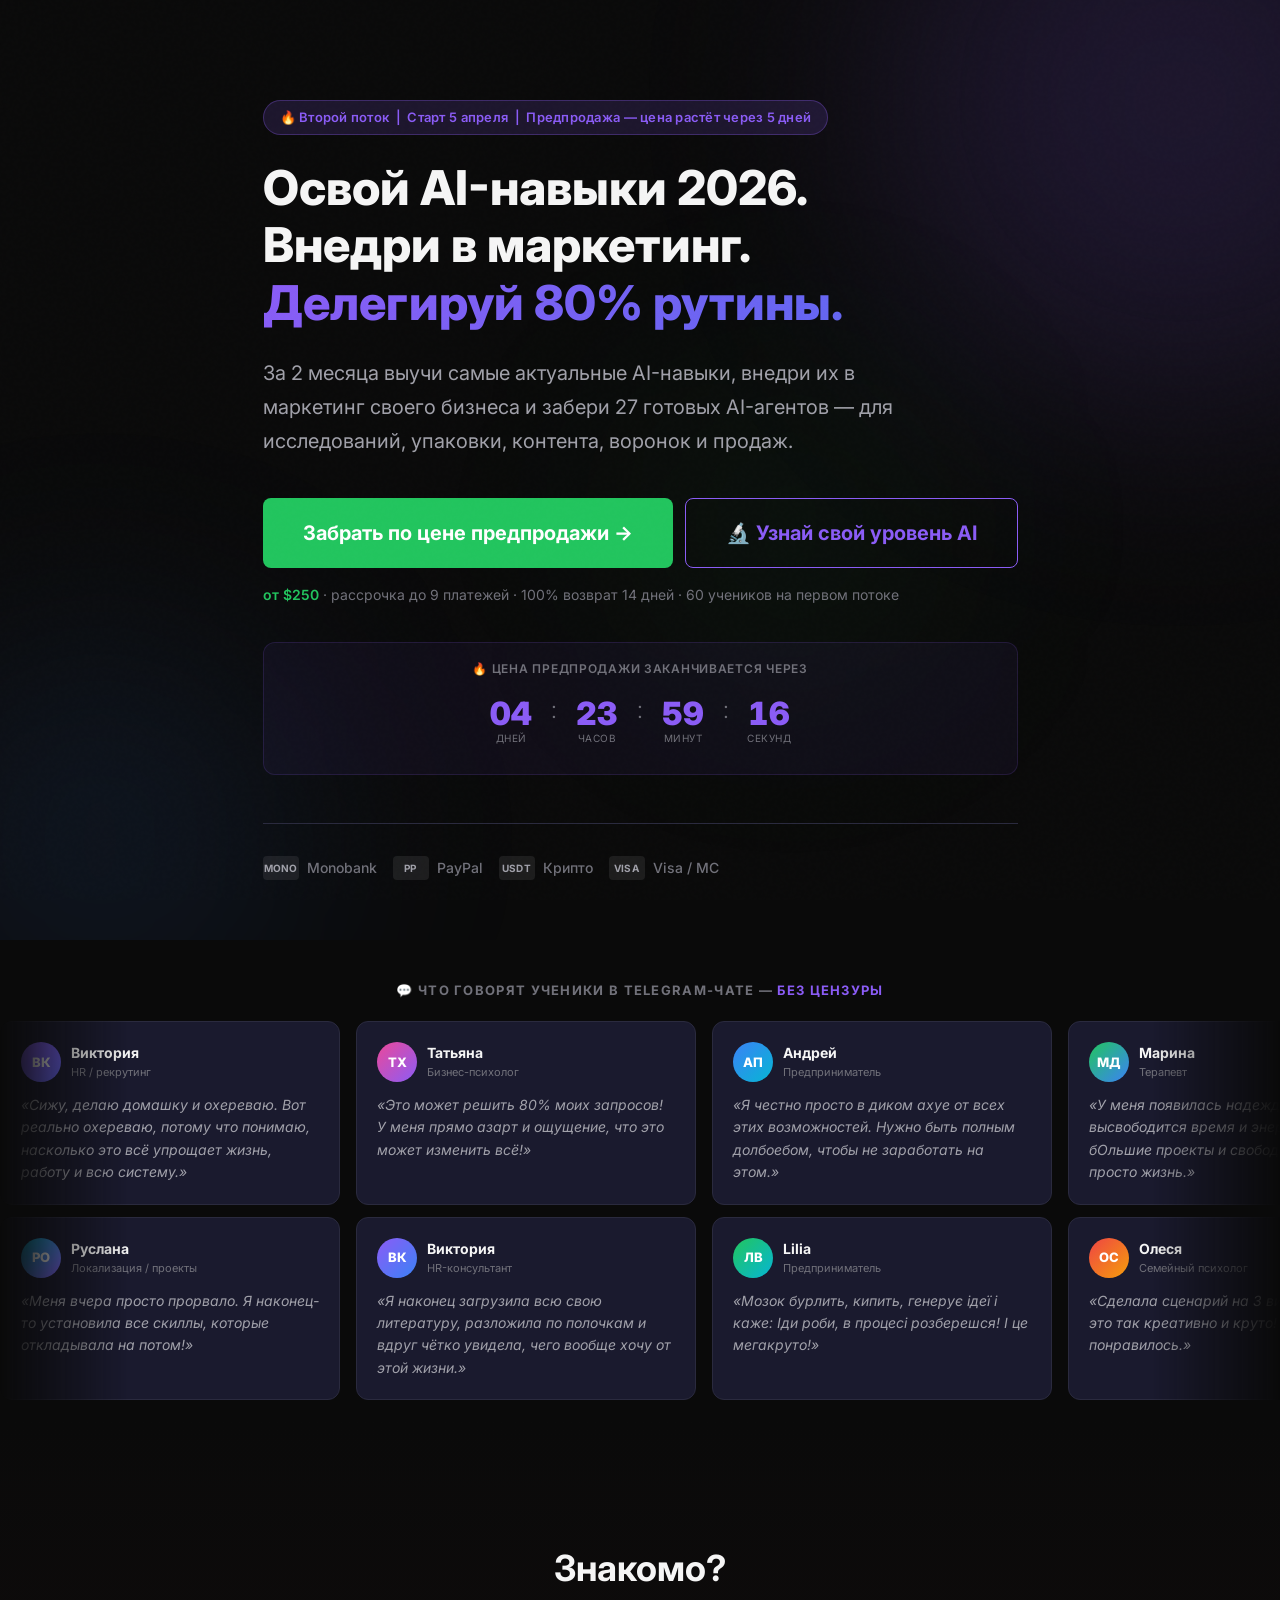
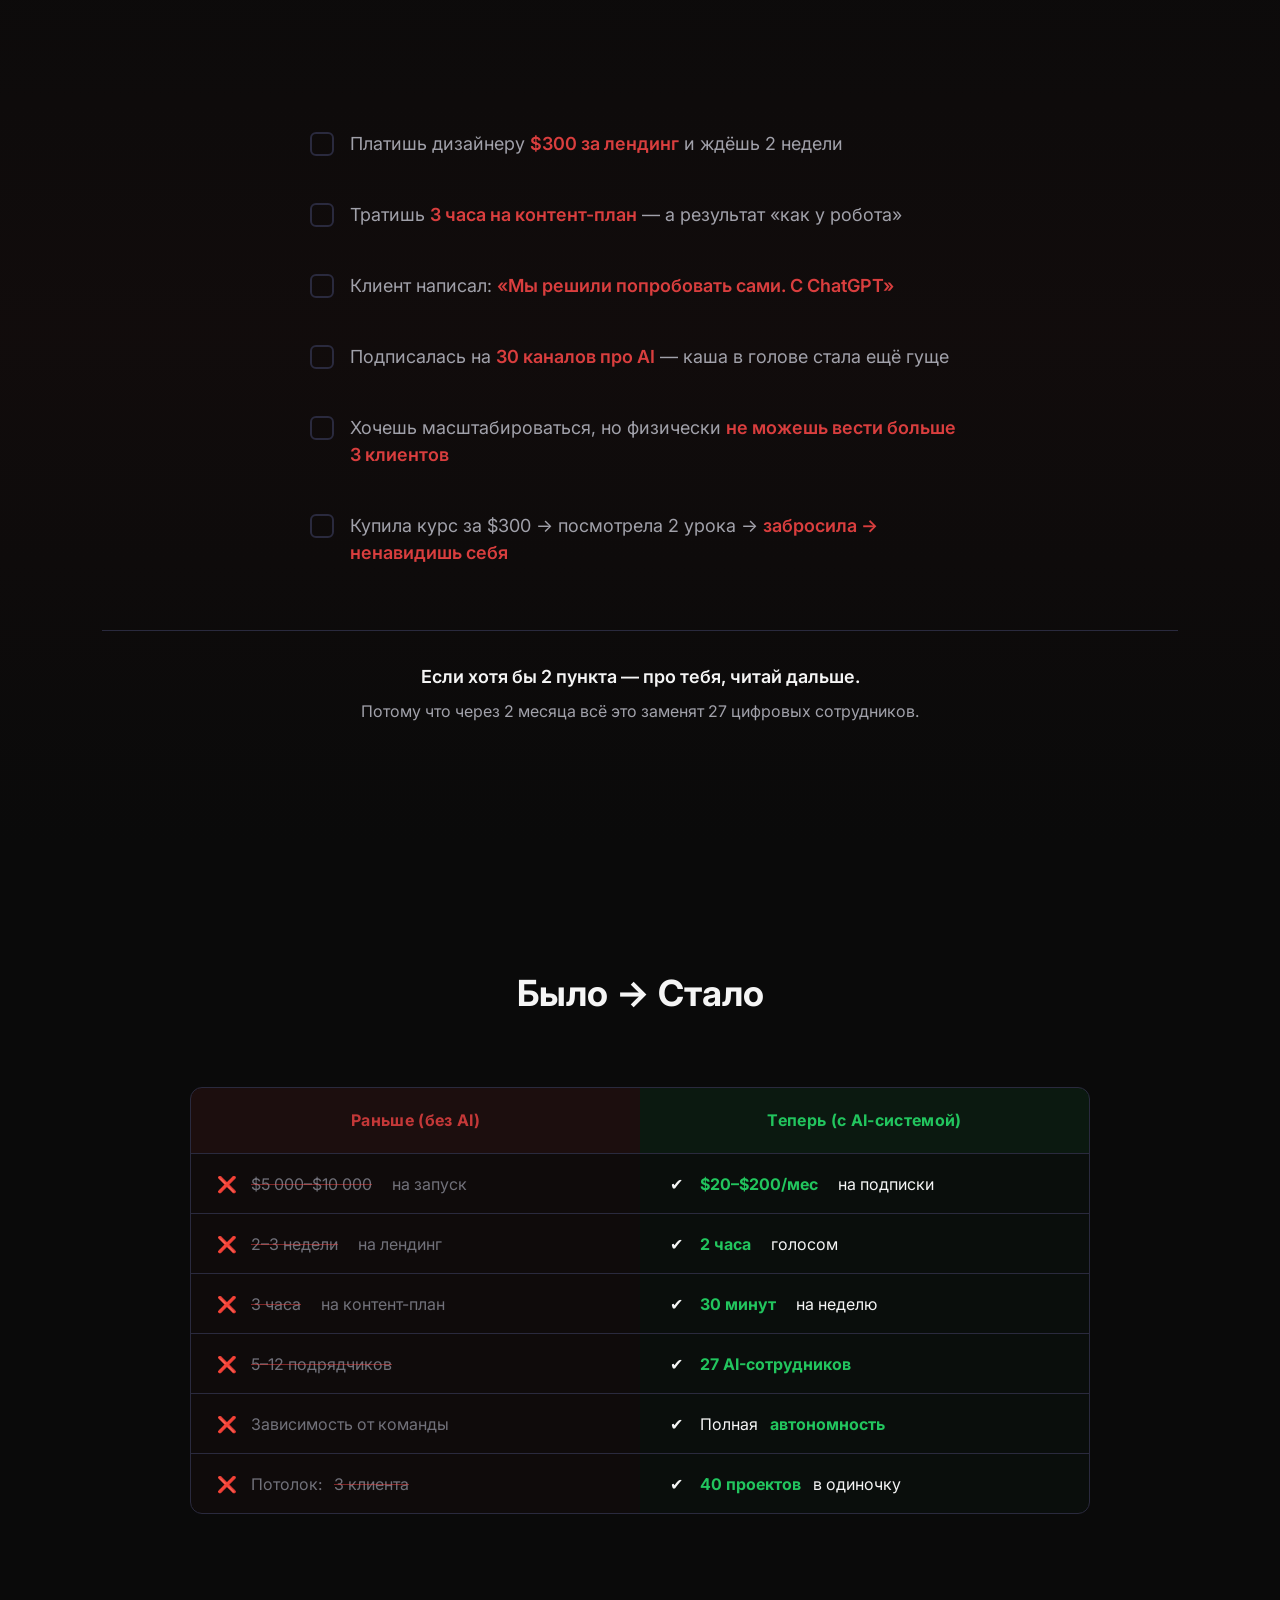
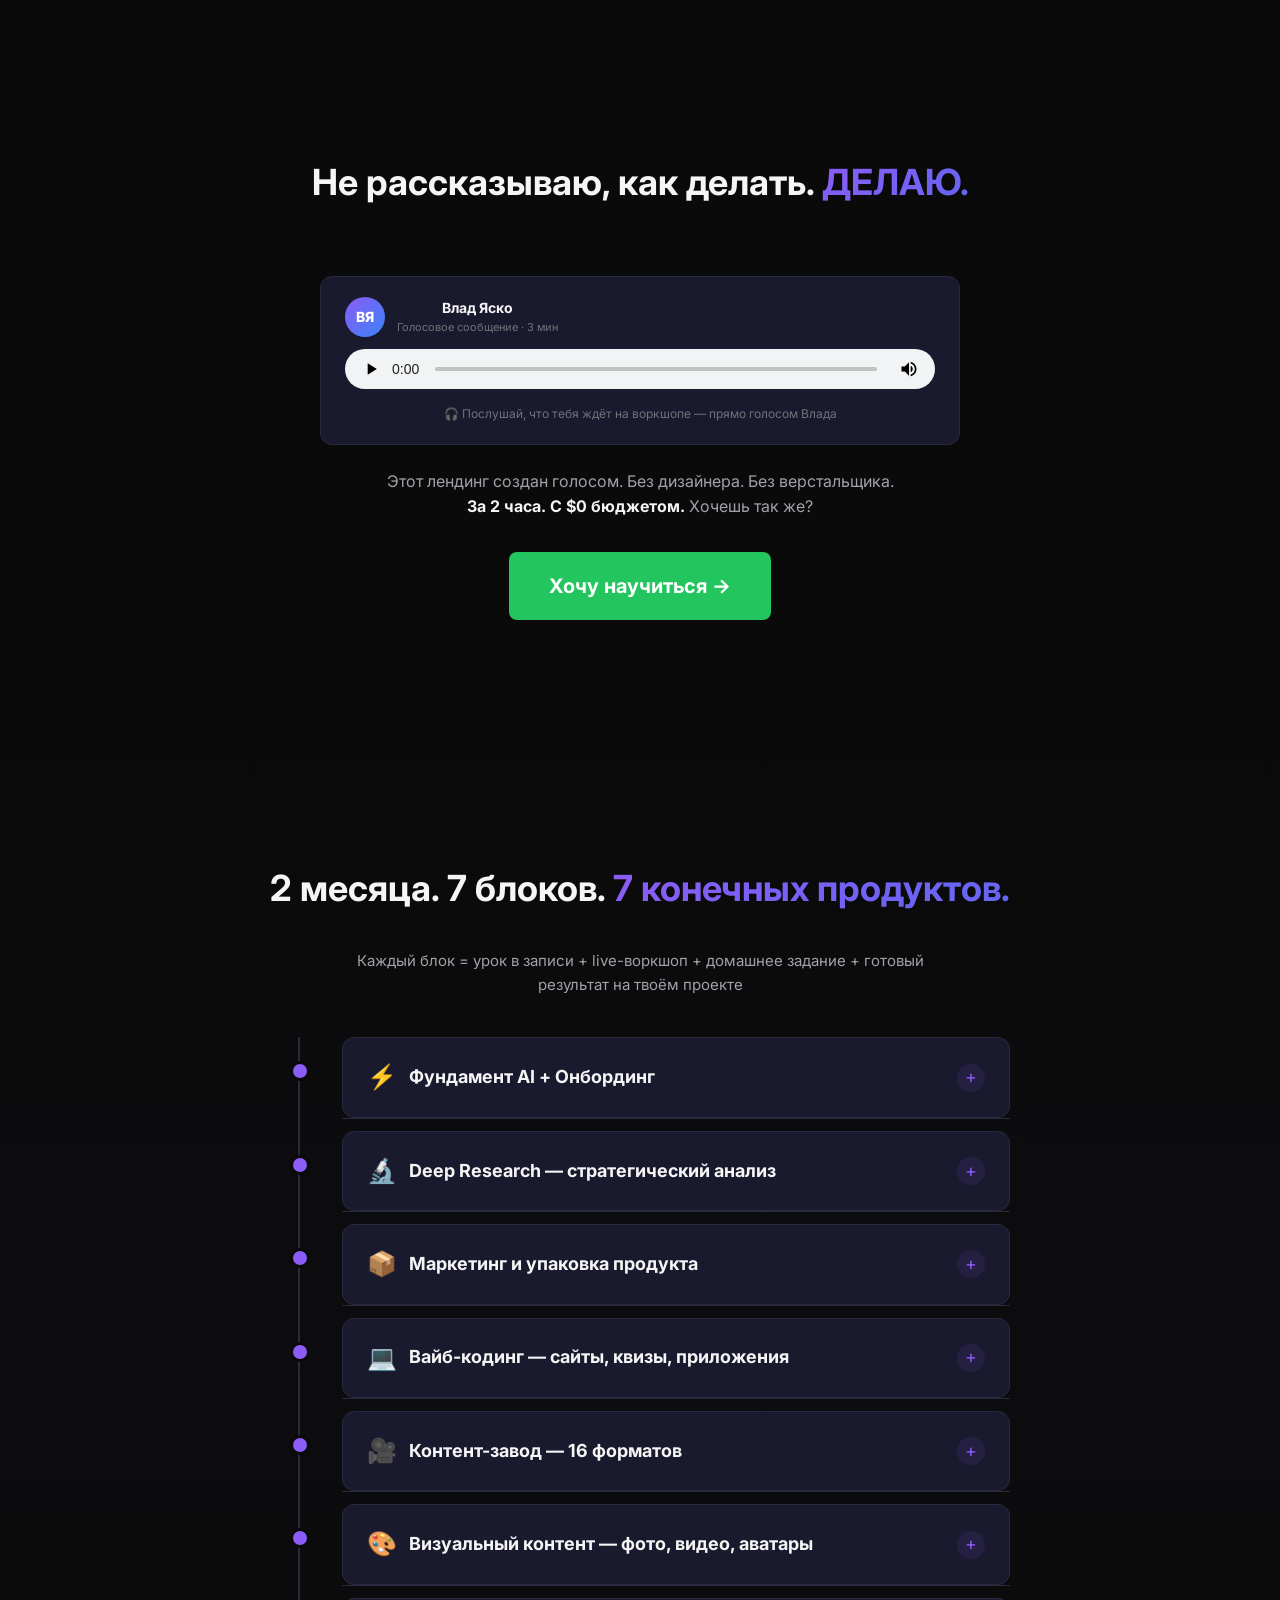
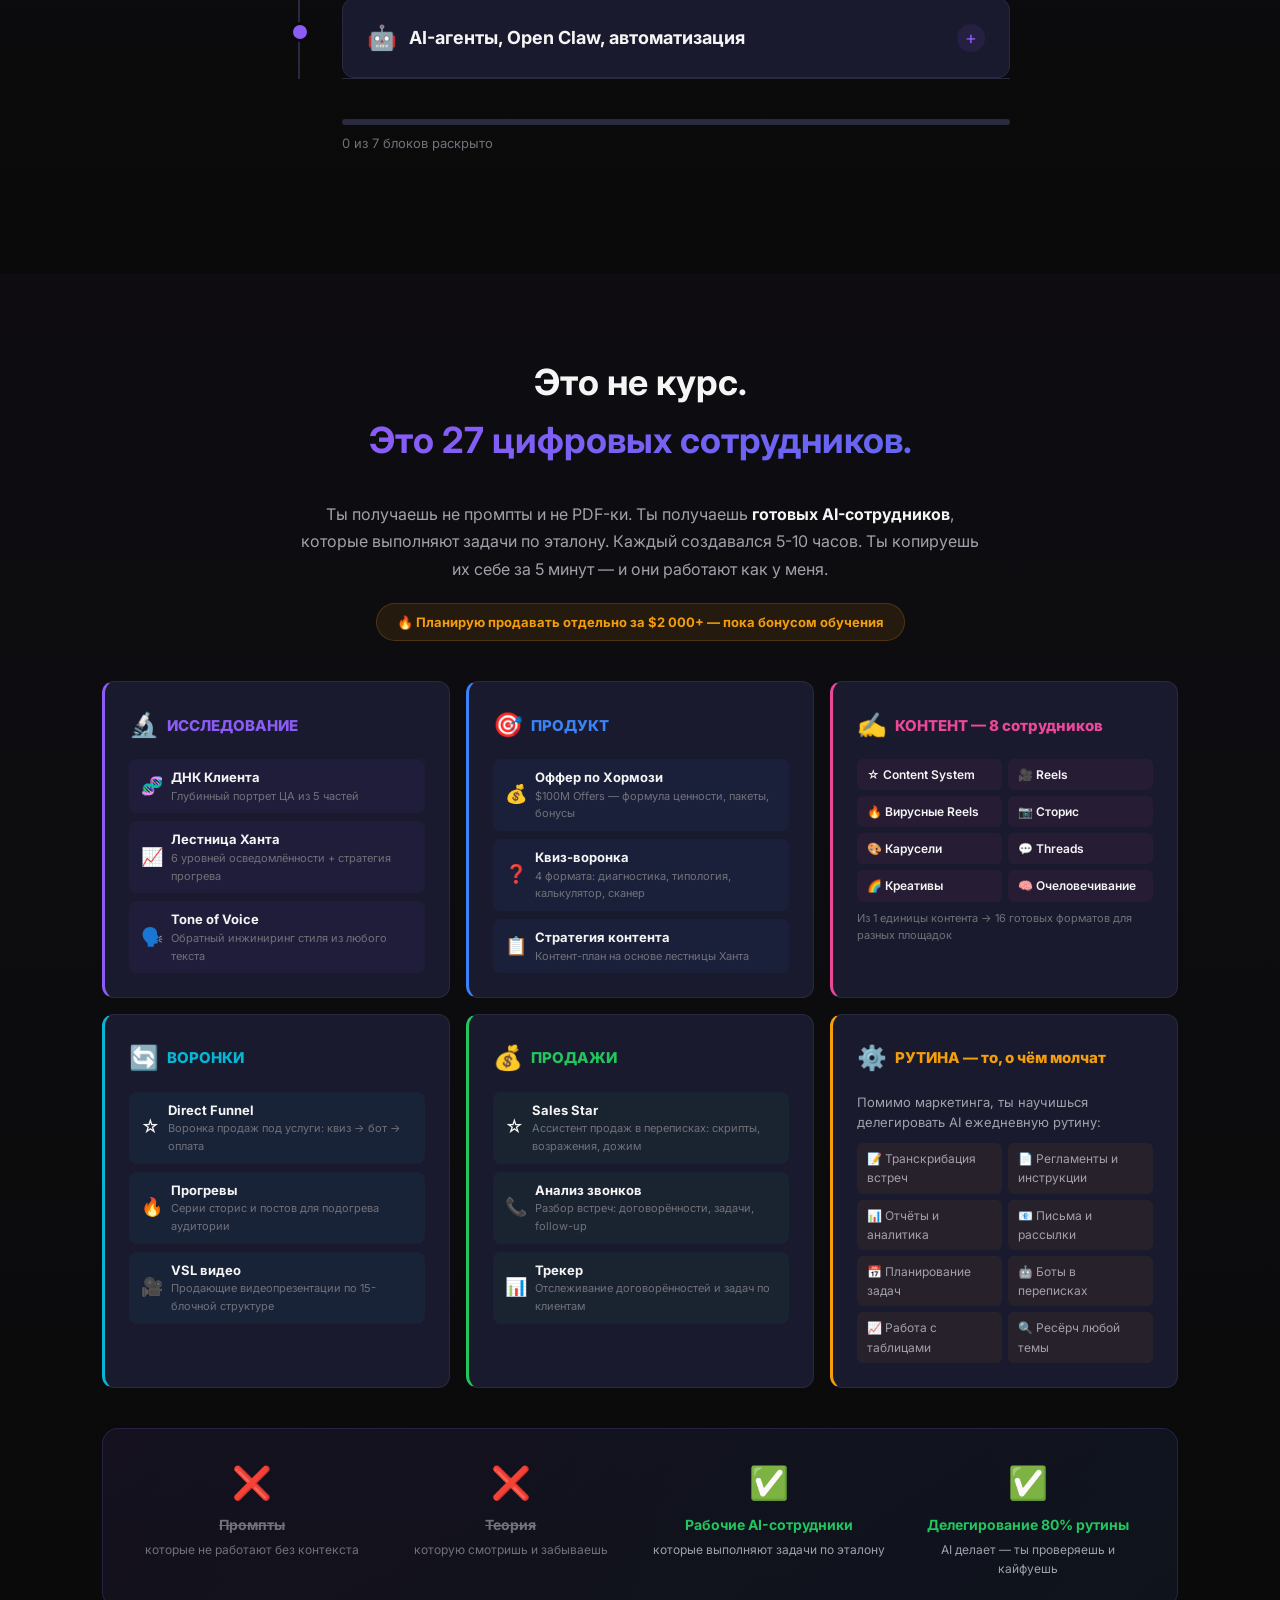
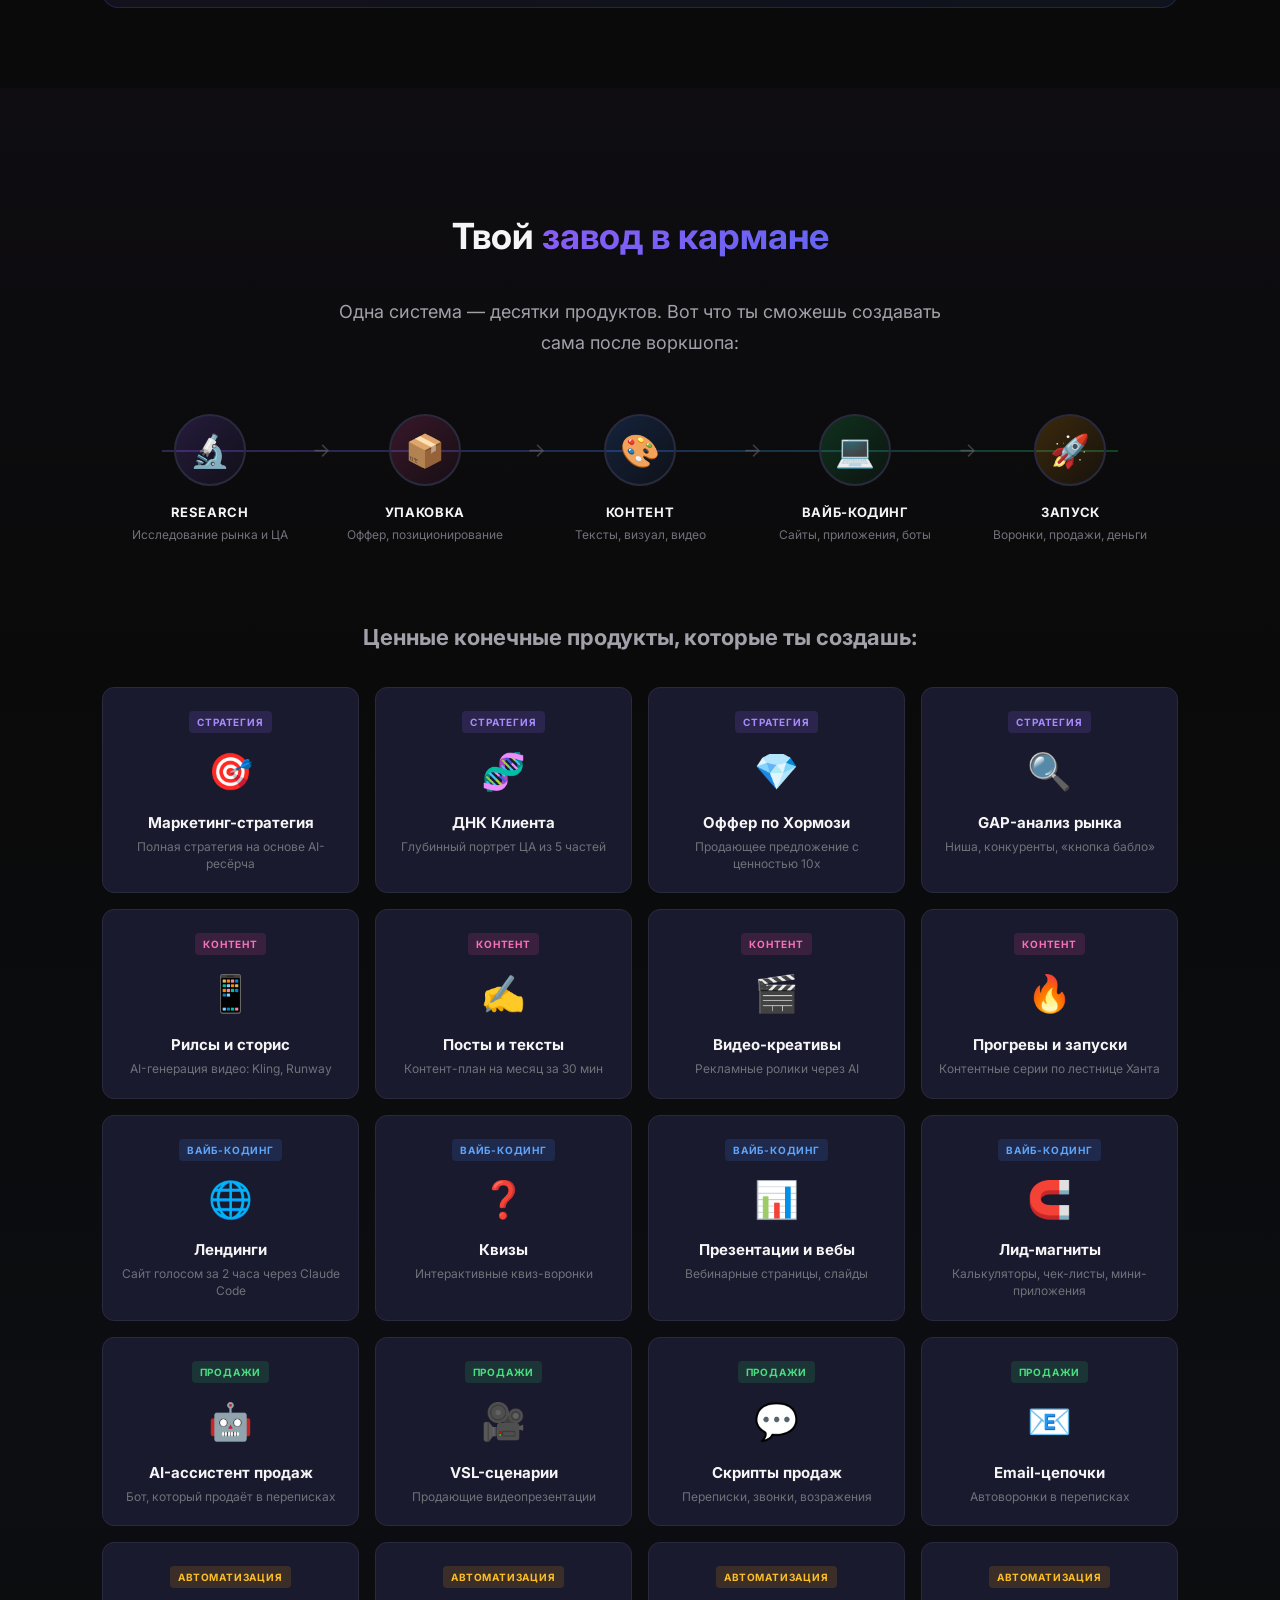
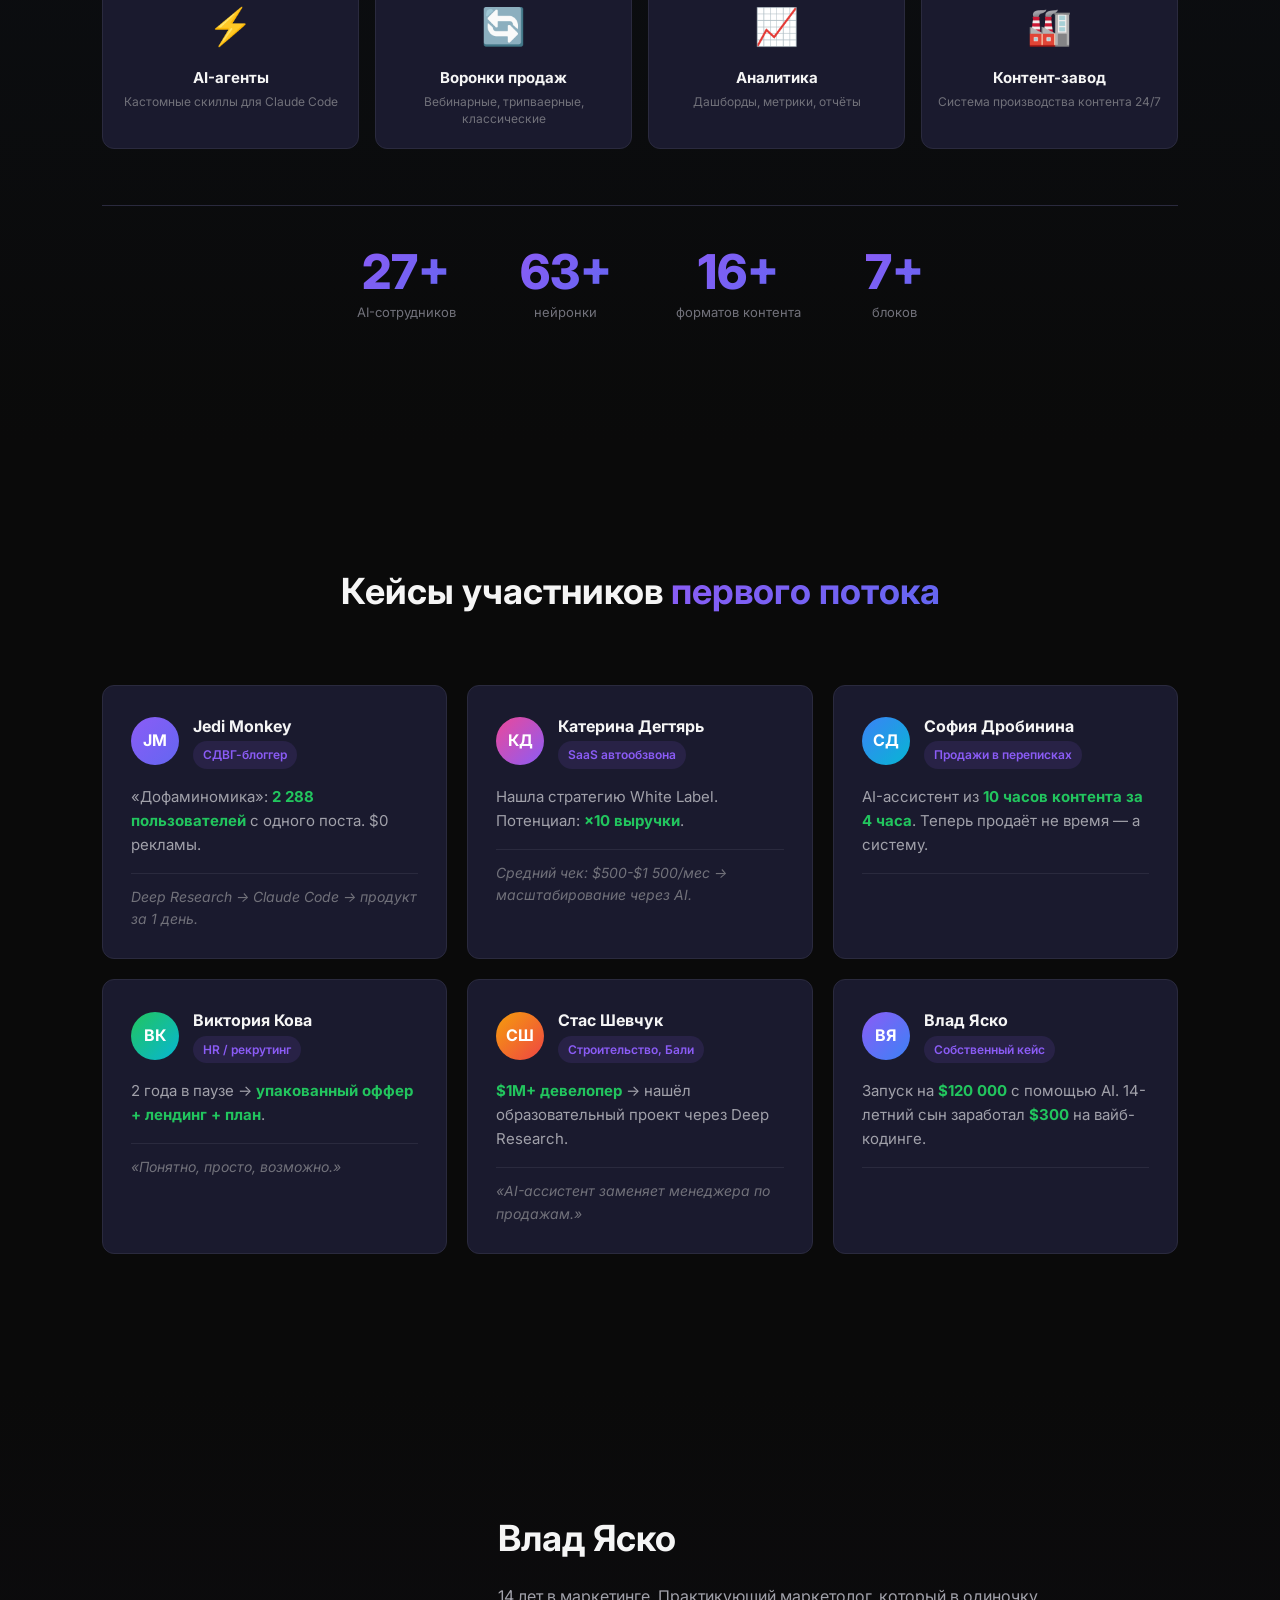
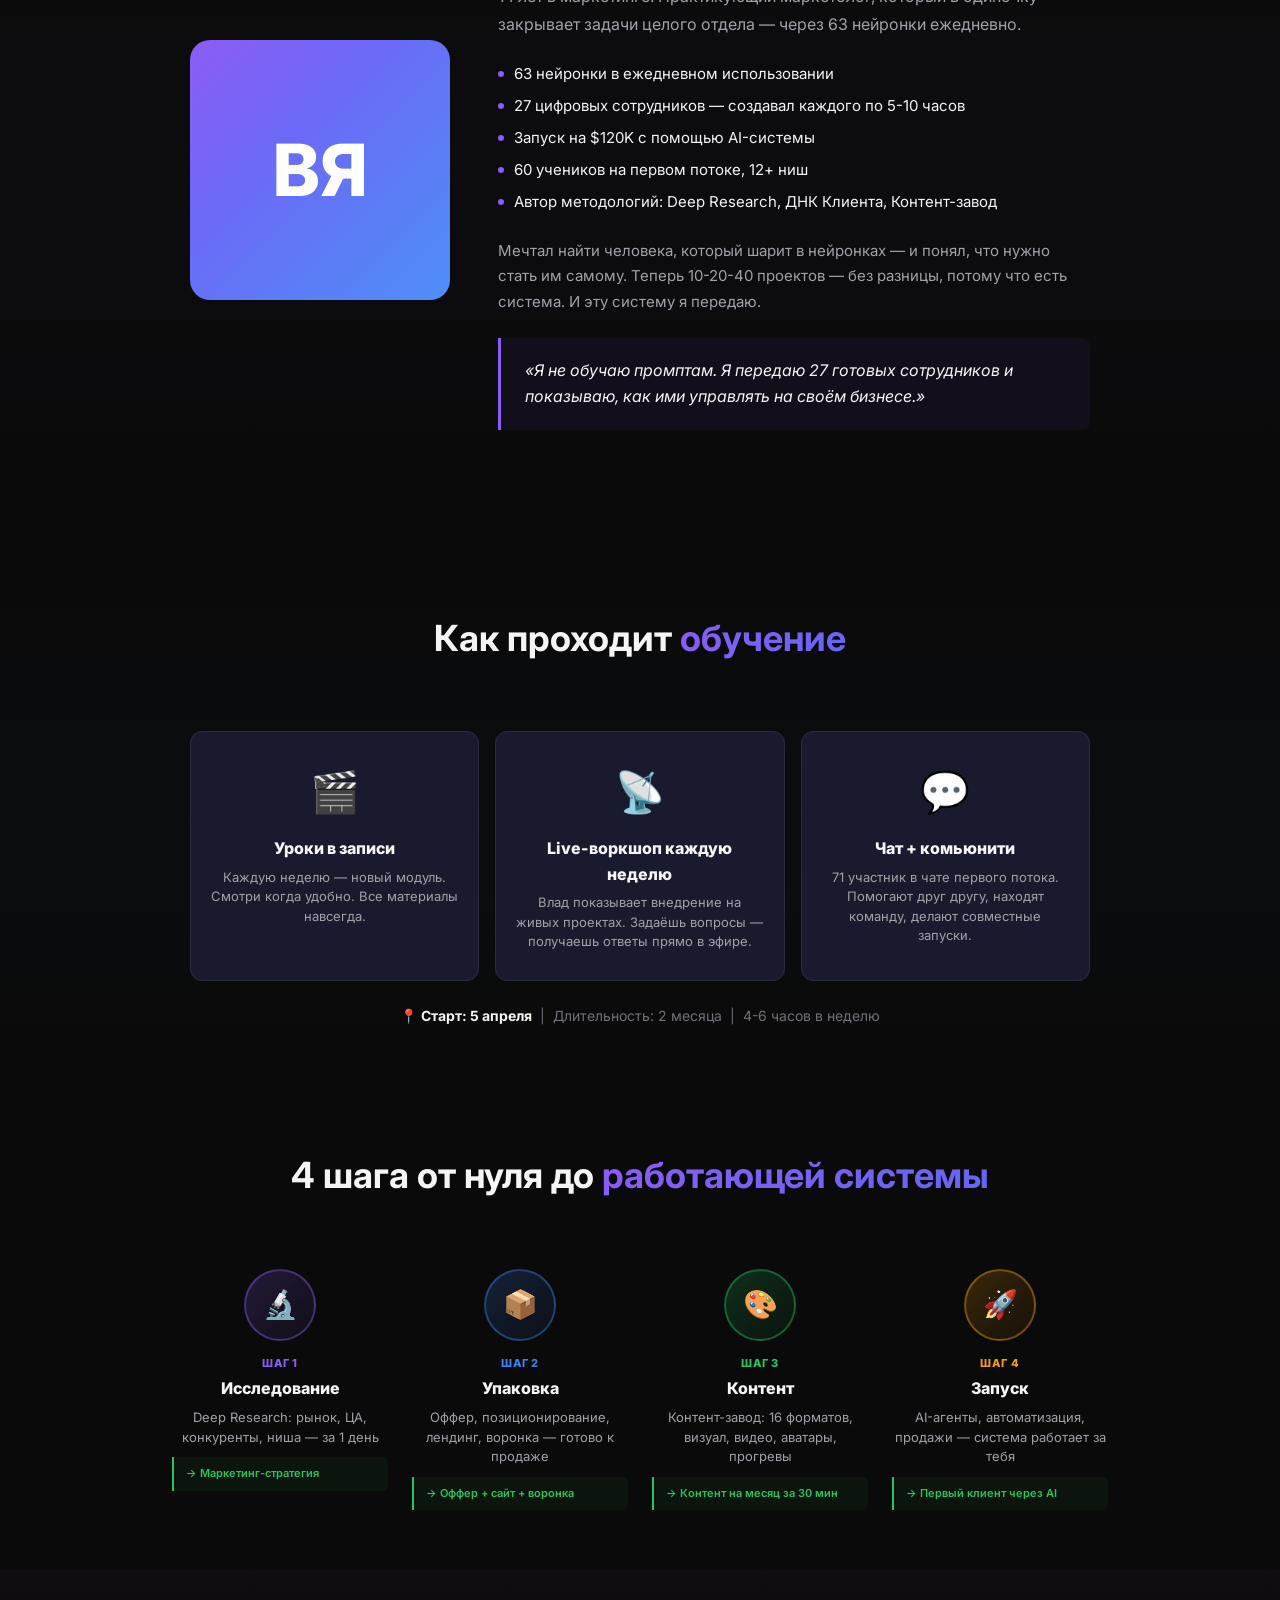
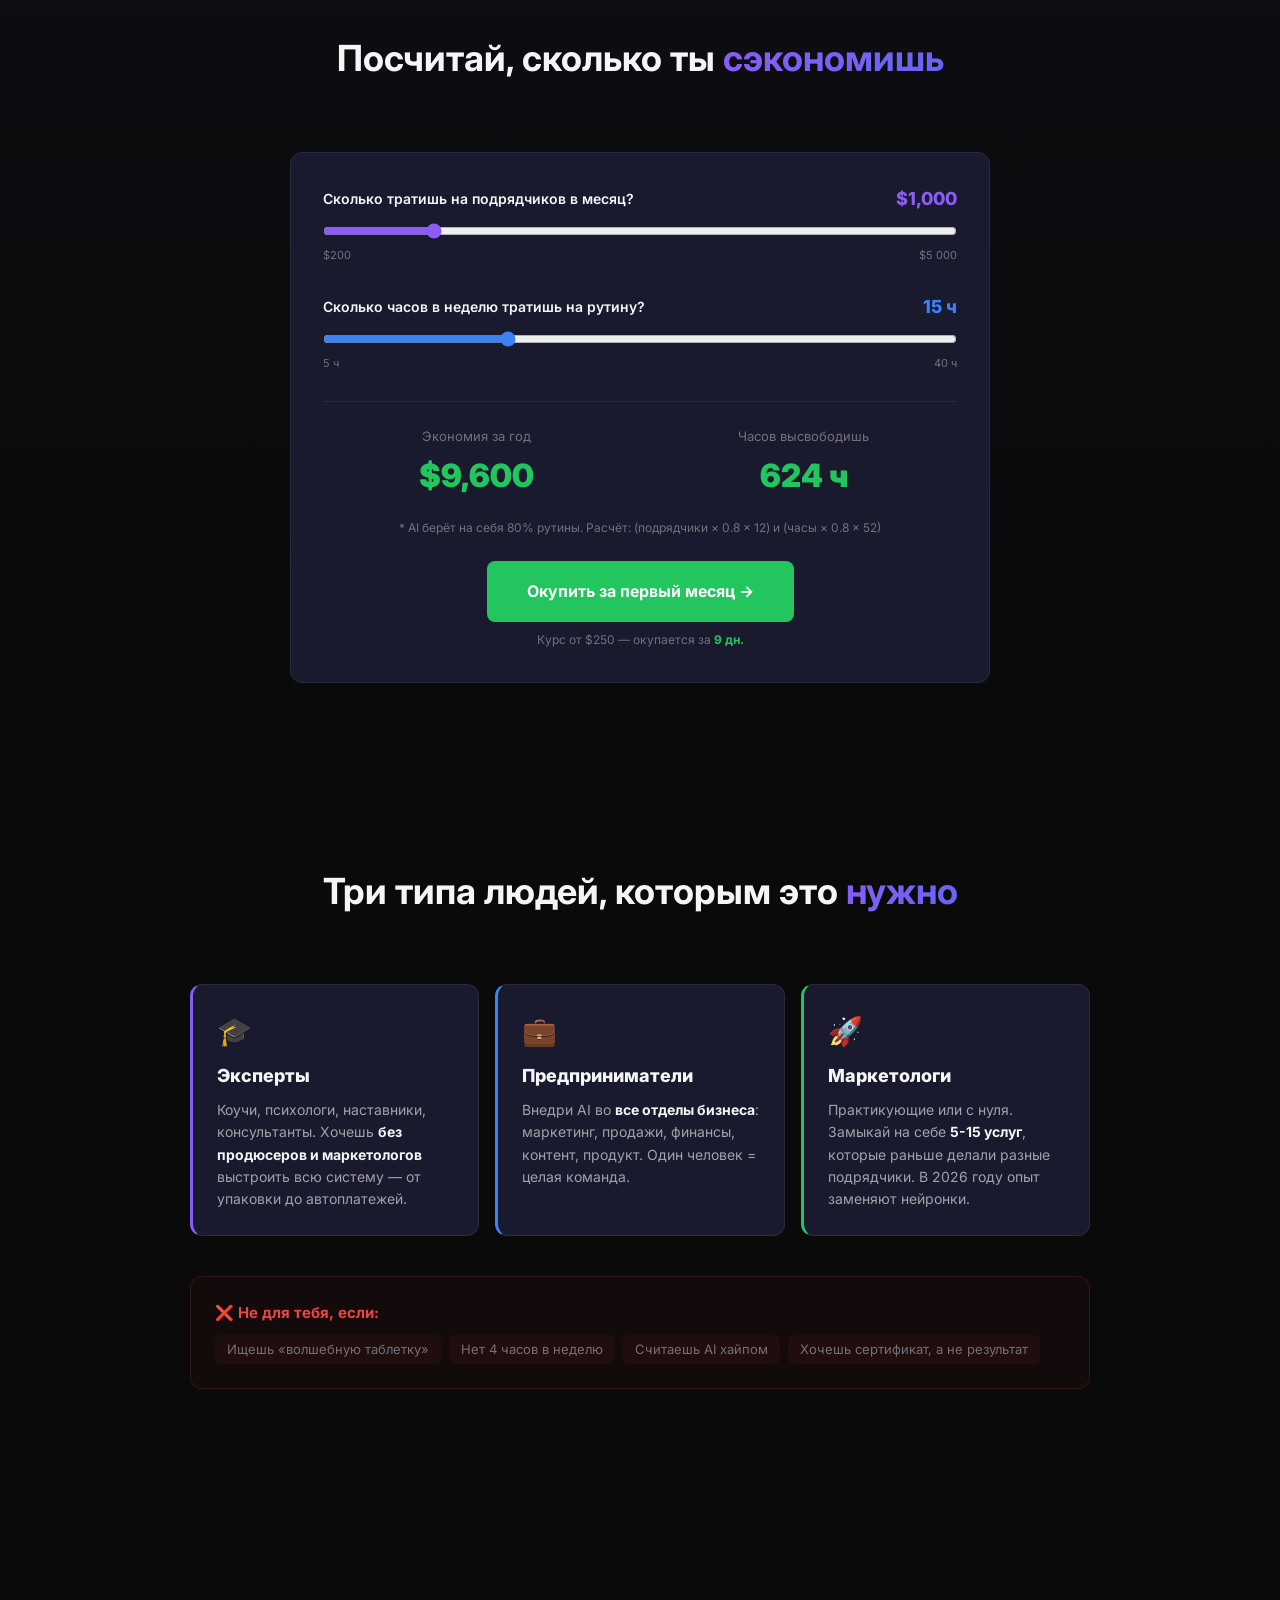
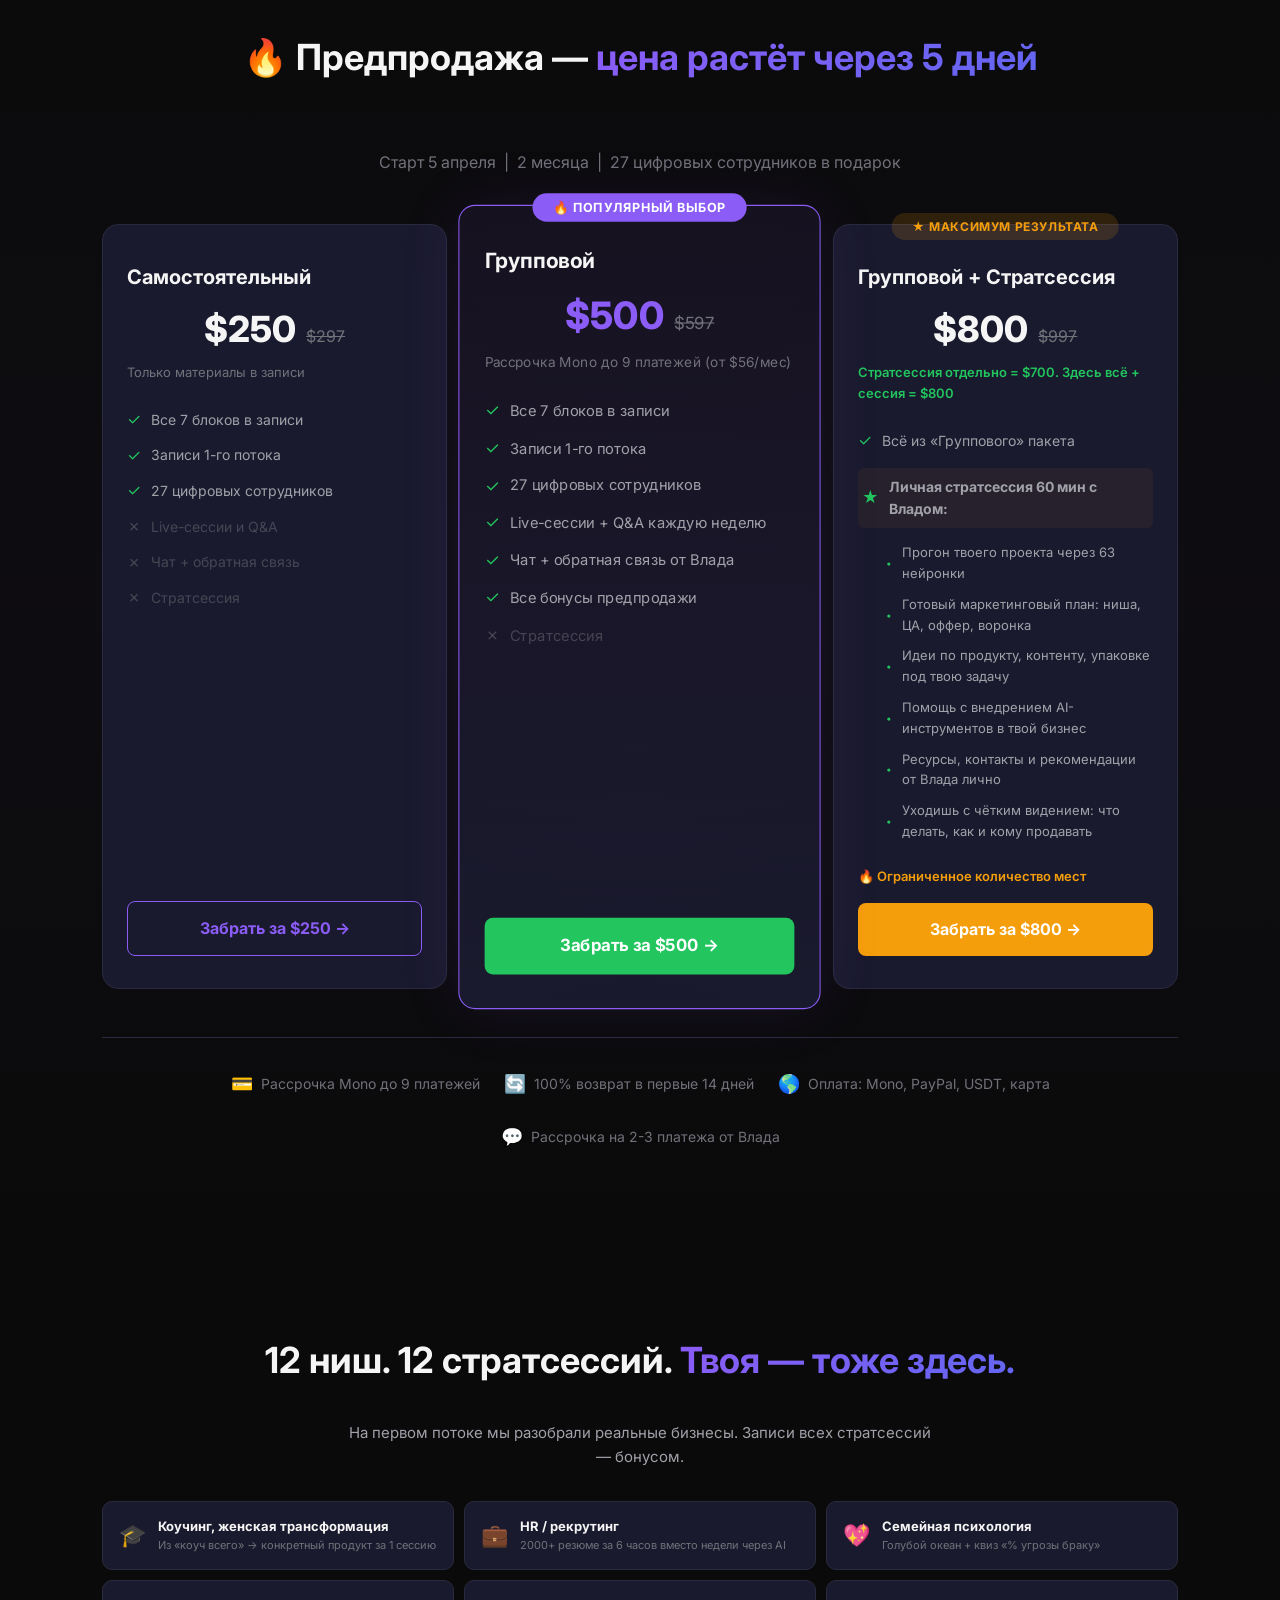
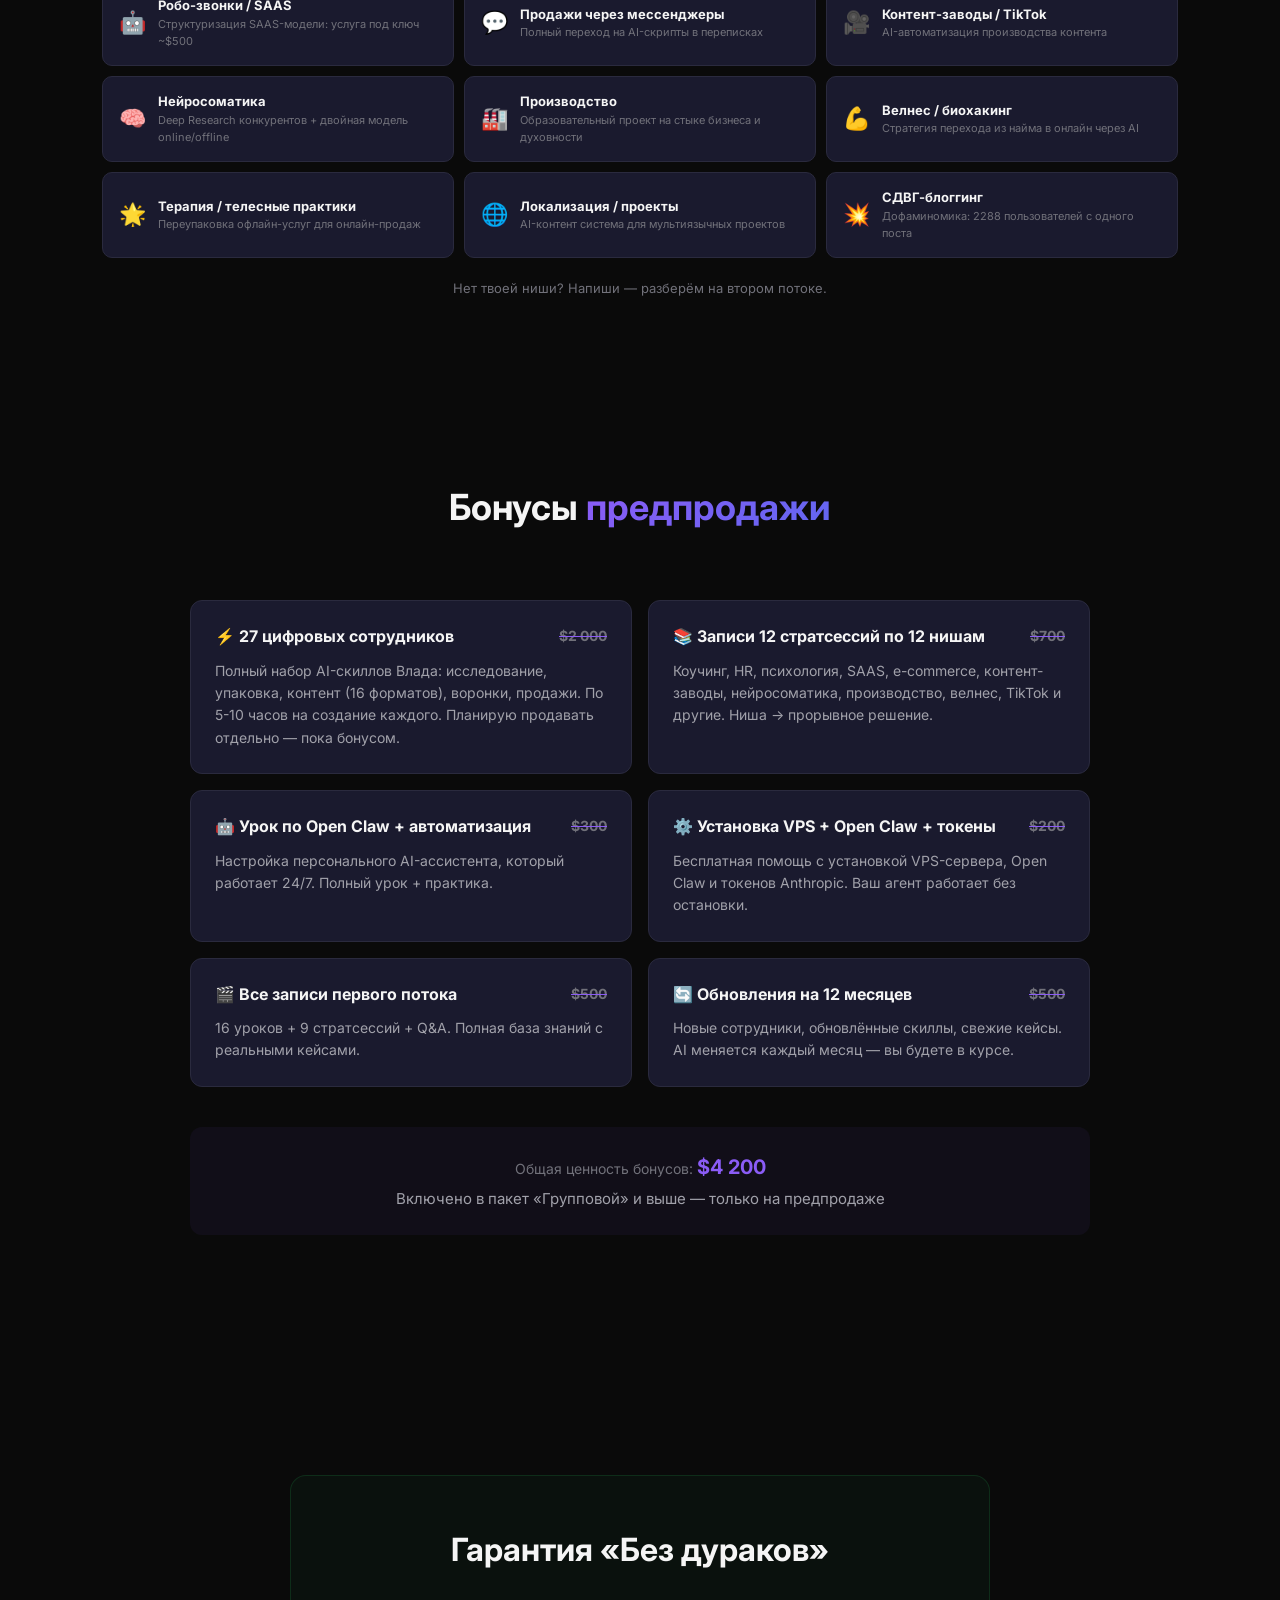
<file: landing/index-backup-v2.html>
<!DOCTYPE html>
<html lang="ru">
<head>
    <meta charset="UTF-8">
    <meta name="viewport" content="width=device-width, initial-scale=1.0">
    <title>AI-Маркетолог: Сверхчеловек за 2 месяца | Влад Яско</title>
    <meta name="description" content="63 нейронки. 27 цифровых сотрудников. 7 блоков. За 2 месяца собери AI-систему маркетинга — от исследования до продаж. Предпродажа от $250.">
    <meta property="og:title" content="AI-Маркетолог: 63 нейронки. 27 сотрудников. Сверхчеловек.">
    <meta property="og:description" content="Практический воркшоп от Влада Яско. За 2 месяца собери AI-систему из 27 цифровых сотрудников. Старт 5 апреля.">
    <meta property="og:type" content="website">
    <meta property="og:locale" content="ru_RU">
    <meta name="twitter:card" content="summary_large_image">
    <link rel="preconnect" href="https://fonts.googleapis.com">
    <link rel="preconnect" href="https://fonts.gstatic.com" crossorigin>
    <link href="https://fonts.googleapis.com/css2?family=Inter:wght@400;500;600;700;800&display=swap" rel="stylesheet">
    <style>
        /* ========== DESIGN TOKENS ========== */
        :root {
            --bg: #0a0a0a;
            --bg-surface: #1a1a2e;
            --bg-surface-hover: #22223a;
            --border: #2a2a3e;
            --border-light: rgba(255,255,255,0.06);
            --text-primary: #f5f5f5;
            --text-secondary: #a1a1aa;
            --text-muted: #71717a;
            --accent-green: #22c55e;
            --accent-green-hover: #2dd66b;
            --accent-purple: #8b5cf6;
            --accent-blue: #3b82f6;
            --pain-red: #ef4444;
            --gradient-purple-blue: linear-gradient(135deg, #8b5cf6, #3b82f6);
            --gradient-hero: linear-gradient(135deg, #8b5cf6 0%, #6366f1 50%, #3b82f6 100%);
            --font: 'Inter', -apple-system, BlinkMacSystemFont, sans-serif;
            --radius-sm: 8px;
            --radius-md: 12px;
            --radius-lg: 16px;
            --radius-xl: 24px;
            --ease-out: cubic-bezier(0.16, 1, 0.3, 1);
            --ease-bounce: cubic-bezier(0.34, 1.56, 0.64, 1);
            --container: 1140px;
        }

        /* ========== RESET & BASE ========== */
        *, *::before, *::after { box-sizing: border-box; margin: 0; padding: 0; }
        html { scroll-behavior: smooth; -webkit-font-smoothing: antialiased; -moz-osx-font-smoothing: grayscale; }
        body {
            font-family: var(--font);
            background: var(--bg);
            color: var(--text-primary);
            font-size: 16px;
            line-height: 1.6;
            overflow-x: hidden;
        }
        img { max-width: 100%; display: block; }
        a { color: inherit; text-decoration: none; }
        ul, ol { list-style: none; }

        /* ========== SCROLLBAR ========== */
        ::-webkit-scrollbar { width: 8px; }
        ::-webkit-scrollbar-track { background: var(--bg); }
        ::-webkit-scrollbar-thumb { background: var(--border); border-radius: 4px; }
        ::-webkit-scrollbar-thumb:hover { background: var(--accent-purple); }

        /* ========== UTILITIES ========== */
        .container { max-width: var(--container); margin: 0 auto; padding: 0 20px; }
        @media (min-width: 768px) { .container { padding: 0 32px; } }

        .gradient-text {
            background: var(--gradient-hero);
            background-size: 200% 200%;
            -webkit-background-clip: text;
            -webkit-text-fill-color: transparent;
            background-clip: text;
            animation: gradientShift 6s ease infinite;
        }
        @keyframes gradientShift {
            0%, 100% { background-position: 0% 50%; }
            50% { background-position: 100% 50%; }
        }

        /* ========== SCROLL REVEAL ========== */
        .reveal {
            opacity: 0;
            transform: translateY(40px);
            transition: opacity 0.8s var(--ease-out), transform 0.8s var(--ease-out);
        }
        .reveal.visible {
            opacity: 1;
            transform: translateY(0);
        }
        .reveal-delay-1 { transition-delay: 0.1s; }
        .reveal-delay-2 { transition-delay: 0.2s; }
        .reveal-delay-3 { transition-delay: 0.3s; }
        .reveal-delay-4 { transition-delay: 0.4s; }

        /* ========== SECTION ========== */
        section {
            padding: 80px 0;
            position: relative;
        }
        @media (min-width: 768px) {
            section { padding: 120px 0; }
        }
        .section-title {
            font-size: 24px;
            font-weight: 700;
            margin-bottom: 48px;
            text-align: center;
        }
        @media (min-width: 768px) {
            .section-title { font-size: 36px; margin-bottom: 64px; }
        }

        /* ========== CTA BUTTON ========== */
        .cta-btn {
            display: inline-flex;
            align-items: center;
            justify-content: center;
            gap: 8px;
            padding: 16px 32px;
            background: var(--accent-green);
            color: #fff;
            font-size: 18px;
            font-weight: 700;
            border-radius: var(--radius-sm);
            border: none;
            cursor: pointer;
            transition: filter 0.2s ease, transform 0.2s var(--ease-bounce);
            font-family: var(--font);
            text-align: center;
        }
        @media (min-width: 768px) {
            .cta-btn { font-size: 20px; padding: 18px 40px; }
        }
        .cta-btn:hover { filter: brightness(1.1); transform: translateY(-2px); }
        .cta-btn:active { transform: translateY(0); }

        .cta-btn-outline {
            background: transparent;
            border: 1px solid var(--accent-purple);
            color: var(--accent-purple);
        }
        .cta-btn-outline:hover { background: rgba(139,92,246,0.1); }

        /* ========== CARD ========== */
        .card {
            background: var(--bg-surface);
            border: 1px solid var(--border);
            border-radius: var(--radius-md);
            padding: 24px;
            transition: border-color 0.3s ease, transform 0.3s var(--ease-out);
        }
        .card:hover {
            border-color: rgba(139,92,246,0.4);
            transform: translateY(-4px);
        }

        /* ========== BADGE ========== */
        .badge {
            display: inline-block;
            padding: 6px 16px;
            background: rgba(139,92,246,0.15);
            color: var(--accent-purple);
            border: 1px solid rgba(139,92,246,0.3);
            border-radius: 100px;
            font-size: 13px;
            font-weight: 600;
            letter-spacing: 0.02em;
        }

        /* ========== BACKGROUND ORBS ========== */
        .orb {
            position: absolute;
            border-radius: 50%;
            filter: blur(120px);
            pointer-events: none;
            z-index: 0;
        }

        /* ========== GRAIN OVERLAY ========== */
        body::after {
            content: '';
            position: fixed;
            inset: 0;
            background-image: url("data:image/svg+xml,%3Csvg viewBox='0 0 256 256' xmlns='http://www.w3.org/2000/svg'%3E%3Cfilter id='noise'%3E%3CfeTurbulence type='fractalNoise' baseFrequency='0.9' numOctaves='4' stitchTiles='stitch'/%3E%3C/filter%3E%3Crect width='100%25' height='100%25' filter='url(%23noise)' opacity='0.03'/%3E%3C/svg%3E");
            opacity: 0.4;
            pointer-events: none;
            z-index: 9999;
        }

        /* =============================================
           BLOCK 1: HERO
           ============================================= */
        .hero {
            min-height: 100vh;
            display: flex;
            flex-direction: column;
            justify-content: center;
            position: relative;
            padding: 100px 0 60px;
            overflow: hidden;
        }
        .hero .orb-1 {
            width: 600px; height: 600px;
            background: rgba(139,92,246,0.15);
            top: -200px; right: -200px;
        }
        .hero .orb-2 {
            width: 400px; height: 400px;
            background: rgba(59,130,246,0.1);
            bottom: -100px; left: -100px;
        }
        .hero .orb-3 {
            width: 300px; height: 300px;
            background: rgba(34,197,94,0.06);
            top: 40%; left: 50%;
        }
        .hero-content {
            position: relative;
            z-index: 1;
            max-width: 800px;
        }
        .hero-badge {
            margin-bottom: 24px;
            animation: fadeUp 0.8s var(--ease-out) 0.1s both;
        }
        .hero h1 {
            font-size: 28px;
            font-weight: 800;
            line-height: 1.2;
            margin-bottom: 24px;
            animation: fadeUp 0.8s var(--ease-out) 0.2s both;
        }
        @media (min-width: 768px) {
            .hero h1 { font-size: 48px; }
        }
        .hero h2 {
            font-size: 16px;
            font-weight: 400;
            color: var(--text-secondary);
            line-height: 1.7;
            margin-bottom: 40px;
            max-width: 640px;
            animation: fadeUp 0.8s var(--ease-out) 0.35s both;
        }
        @media (min-width: 768px) {
            .hero h2 { font-size: 20px; }
        }
        .hero-cta-wrap {
            display: flex;
            flex-direction: column;
            gap: 16px;
            animation: fadeUp 0.8s var(--ease-out) 0.5s both;
        }
        .hero-sub-cta {
            font-size: 14px;
            color: var(--text-muted);
        }
        .hero-sub-cta span { color: var(--accent-green); font-weight: 600; }
        .trust-bar {
            display: flex;
            flex-wrap: wrap;
            gap: 16px;
            margin-top: 48px;
            padding-top: 32px;
            border-top: 1px solid var(--border);
            animation: fadeUp 0.8s var(--ease-out) 0.65s both;
        }
        .trust-item {
            display: flex;
            align-items: center;
            gap: 8px;
            color: var(--text-muted);
            font-size: 14px;
            font-weight: 500;
        }
        .trust-icon {
            width: 36px;
            height: 24px;
            background: rgba(255,255,255,0.08);
            border-radius: 4px;
            display: flex;
            align-items: center;
            justify-content: center;
            font-size: 10px;
            font-weight: 700;
            color: var(--text-secondary);
            letter-spacing: 0.02em;
        }

        @keyframes fadeUp {
            from { opacity: 0; transform: translateY(30px); }
            to { opacity: 1; transform: translateY(0); }
        }

        /* =============================================
           BLOCK 2: PAIN
           ============================================= */
        .pain-section {
            background: linear-gradient(180deg, var(--bg) 0%, rgba(239,68,68,0.03) 50%, var(--bg) 100%);
        }
        .pain-grid {
            display: flex;
            flex-direction: column;
            gap: 12px;
            max-width: 700px;
            margin: 0 auto;
        }
        .pain-item {
            display: flex;
            align-items: flex-start;
            gap: 16px;
            padding: 16px 20px;
            border-radius: var(--radius-sm);
            cursor: pointer;
            transition: background 0.3s ease;
            user-select: none;
            -webkit-user-select: none;
        }
        .pain-item:hover { background: rgba(239,68,68,0.04); }
        .pain-item.checked { background: rgba(239,68,68,0.06); }
        .pain-checkbox {
            flex-shrink: 0;
            width: 24px;
            height: 24px;
            border: 2px solid var(--border);
            border-radius: 6px;
            display: flex;
            align-items: center;
            justify-content: center;
            transition: all 0.3s var(--ease-bounce);
            margin-top: 2px;
        }
        .pain-item.checked .pain-checkbox {
            background: rgba(239,68,68,0.7);
            border-color: var(--pain-red);
        }
        .pain-checkbox-icon {
            opacity: 0;
            transform: scale(0.5);
            transition: all 0.3s var(--ease-bounce);
            color: #fff;
            font-size: 14px;
        }
        .pain-item.checked .pain-checkbox-icon {
            opacity: 1;
            transform: scale(1);
        }
        .pain-text {
            color: var(--text-secondary);
            font-size: 16px;
            line-height: 1.5;
            transition: color 0.3s ease;
        }
        @media (min-width: 768px) { .pain-text { font-size: 18px; } }
        .pain-item.checked .pain-text { color: var(--text-primary); }
        .pain-highlight { color: rgba(239,68,68,0.9); font-weight: 600; }
        .pain-footer {
            text-align: center;
            margin-top: 48px;
            padding-top: 32px;
            border-top: 1px solid var(--border);
        }
        .pain-footer p:first-child {
            color: var(--text-primary);
            font-size: 18px;
            font-weight: 600;
            margin-bottom: 8px;
        }
        .pain-footer p:last-child {
            color: var(--text-secondary);
            font-size: 16px;
        }
        .pain-counter {
            text-align: center;
            margin-bottom: 32px;
            font-size: 14px;
            color: var(--text-muted);
            min-height: 20px;
        }
        .pain-counter span { color: var(--pain-red); font-weight: 700; font-size: 16px; }

        /* =============================================
           BLOCK 3: CONTRAST
           ============================================= */
        .contrast-section {
            overflow: hidden;
        }
        .contrast-table {
            display: grid;
            grid-template-columns: 1fr;
            gap: 0;
            max-width: 900px;
            margin: 0 auto;
            border-radius: var(--radius-md);
            overflow: hidden;
            border: 1px solid var(--border);
        }
        @media (min-width: 768px) {
            .contrast-table { grid-template-columns: 1fr 1fr; }
        }
        .contrast-col {
            padding: 0;
        }
        .contrast-header {
            padding: 20px 24px;
            font-size: 16px;
            font-weight: 700;
            text-align: center;
            letter-spacing: 0.02em;
        }
        .contrast-header-old {
            background: rgba(239,68,68,0.08);
            color: rgba(239,68,68,0.8);
        }
        .contrast-header-new {
            background: rgba(34,197,94,0.08);
            color: var(--accent-green);
        }
        .contrast-row {
            padding: 16px 24px;
            border-top: 1px solid var(--border);
            font-size: 15px;
            line-height: 1.5;
            display: flex;
            align-items: center;
            gap: 12px;
            min-height: 60px;
        }
        .contrast-col-old .contrast-row {
            color: var(--text-muted);
            background: rgba(239,68,68,0.02);
        }
        .contrast-col-new .contrast-row {
            color: var(--text-primary);
            background: rgba(34,197,94,0.02);
        }
        .strikethrough {
            text-decoration: line-through;
            text-decoration-color: rgba(239,68,68,0.5);
        }
        .contrast-icon {
            flex-shrink: 0;
            width: 24px;
            text-align: center;
        }
        @media (min-width: 768px) {
            .contrast-row { font-size: 16px; }
        }

        /* =============================================
           BLOCK 4: VIDEO
           ============================================= */
        .video-section { text-align: center; }
        .video-wrapper {
            max-width: 800px;
            margin: 0 auto 32px;
            aspect-ratio: 16/9;
            background: var(--bg-surface);
            border: 1px solid var(--border);
            border-radius: var(--radius-md);
            display: flex;
            align-items: center;
            justify-content: center;
            position: relative;
            overflow: hidden;
            cursor: pointer;
            transition: border-color 0.3s ease;
        }
        .video-wrapper:hover { border-color: var(--accent-purple); }
        .video-play-btn {
            width: 80px;
            height: 80px;
            border-radius: 50%;
            background: rgba(139,92,246,0.9);
            display: flex;
            align-items: center;
            justify-content: center;
            transition: transform 0.3s var(--ease-bounce), background 0.3s ease;
            z-index: 1;
        }
        .video-wrapper:hover .video-play-btn {
            transform: scale(1.1);
            background: var(--accent-purple);
        }
        .video-play-btn svg {
            width: 32px;
            height: 32px;
            fill: #fff;
            margin-left: 4px;
        }
        .video-bg-pulse {
            position: absolute;
            width: 120px;
            height: 120px;
            border-radius: 50%;
            background: rgba(139,92,246,0.2);
            animation: pulse-ring 2s ease infinite;
        }
        @keyframes pulse-ring {
            0% { transform: scale(0.8); opacity: 1; }
            100% { transform: scale(2); opacity: 0; }
        }
        .video-caption {
            color: var(--text-secondary);
            font-size: 16px;
            max-width: 600px;
            margin: 0 auto 32px;
            line-height: 1.6;
        }
        .video-caption strong { color: var(--text-primary); }

        /* =============================================
           BLOCK 5: PROGRAM
           ============================================= */
        .program-section {
            background: linear-gradient(180deg, var(--bg) 0%, rgba(139,92,246,0.02) 50%, var(--bg) 100%);
        }
        .program-timeline {
            max-width: 740px;
            margin: 0 auto;
            position: relative;
        }
        .program-timeline::before {
            content: '';
            position: absolute;
            left: 20px;
            top: 0;
            bottom: 0;
            width: 2px;
            background: var(--border);
        }
        @media (min-width: 768px) {
            .program-timeline::before { left: 28px; }
        }
        .module-card {
            position: relative;
            margin-bottom: 12px;
            padding-left: 52px;
        }
        @media (min-width: 768px) {
            .module-card { padding-left: 72px; }
        }
        .module-dot {
            position: absolute;
            left: 12px;
            top: 24px;
            width: 18px;
            height: 18px;
            border-radius: 50%;
            background: var(--accent-purple);
            border: 3px solid var(--bg);
            z-index: 1;
            transition: transform 0.3s var(--ease-bounce);
        }
        @media (min-width: 768px) {
            .module-dot { left: 20px; width: 20px; height: 20px; }
        }
        .module-card.active .module-dot { transform: scale(1.3); box-shadow: 0 0 20px rgba(139,92,246,0.5); }
        .module-header {
            display: flex;
            align-items: center;
            justify-content: space-between;
            padding: 20px 24px;
            background: var(--bg-surface);
            border: 1px solid var(--border);
            border-radius: var(--radius-md);
            cursor: pointer;
            transition: all 0.3s ease;
            gap: 12px;
        }
        .module-header:hover { background: var(--bg-surface-hover); border-color: rgba(139,92,246,0.3); }
        .module-card.active .module-header { border-color: rgba(139,92,246,0.4); border-bottom-left-radius: 0; border-bottom-right-radius: 0; }
        .module-header-left {
            display: flex;
            align-items: center;
            gap: 12px;
            min-width: 0;
        }
        .module-emoji { font-size: 24px; flex-shrink: 0; }
        .module-title {
            font-size: 16px;
            font-weight: 700;
        }
        @media (min-width: 768px) { .module-title { font-size: 18px; } }
        .module-toggle {
            flex-shrink: 0;
            width: 28px;
            height: 28px;
            border-radius: 50%;
            background: rgba(139,92,246,0.1);
            display: flex;
            align-items: center;
            justify-content: center;
            color: var(--accent-purple);
            font-size: 18px;
            transition: transform 0.3s var(--ease-out);
        }
        .module-card.active .module-toggle { transform: rotate(45deg); }
        .module-body {
            max-height: 0;
            overflow: hidden;
            transition: max-height 0.5s var(--ease-out);
            background: var(--bg-surface);
            border: 1px solid var(--border);
            border-top: none;
            border-radius: 0 0 var(--radius-md) var(--radius-md);
        }
        .module-card.active .module-body { max-height: 400px; }
        .module-body-inner {
            padding: 0 24px 24px;
        }
        .module-desc {
            color: var(--text-secondary);
            font-size: 15px;
            line-height: 1.7;
            margin-bottom: 16px;
        }
        .module-result {
            display: flex;
            align-items: flex-start;
            gap: 8px;
            padding: 12px 16px;
            background: rgba(34,197,94,0.06);
            border-radius: var(--radius-sm);
            border-left: 3px solid var(--accent-green);
        }
        .module-result-text {
            font-size: 14px;
            color: var(--accent-green);
            font-weight: 600;
        }
        .program-progress {
            max-width: 740px;
            margin: 40px auto 0;
            padding-left: 52px;
        }
        @media (min-width: 768px) { .program-progress { padding-left: 72px; } }
        .progress-bar-bg {
            height: 6px;
            background: var(--border);
            border-radius: 3px;
            overflow: hidden;
        }
        .progress-bar-fill {
            height: 100%;
            width: 0%;
            background: var(--gradient-purple-blue);
            border-radius: 3px;
            transition: width 1.5s var(--ease-out);
        }
        .progress-label {
            font-size: 13px;
            color: var(--text-muted);
            margin-top: 8px;
        }

        /* =============================================
           BLOCK 5.5: FACTORY WORKFLOW
           ============================================= */
        .factory-section {
            background: linear-gradient(180deg, rgba(139,92,246,0.03) 0%, var(--bg) 30%, rgba(59,130,246,0.03) 70%, var(--bg) 100%);
            overflow: hidden;
        }
        .factory-subtitle {
            text-align: center;
            color: var(--text-secondary);
            font-size: 16px;
            max-width: 640px;
            margin: -32px auto 56px;
            line-height: 1.7;
        }
        @media (min-width: 768px) {
            .factory-subtitle { font-size: 18px; }
        }

        /* Pipeline row */
        .pipeline {
            display: flex;
            align-items: stretch;
            gap: 0;
            position: relative;
            max-width: 1100px;
            margin: 0 auto 64px;
            overflow-x: auto;
            -webkit-overflow-scrolling: touch;
            scrollbar-width: none;
            padding-bottom: 12px;
        }
        .pipeline::-webkit-scrollbar { display: none; }
        .pipeline-step {
            flex: 1;
            min-width: 180px;
            position: relative;
            text-align: center;
            padding: 0 8px;
        }
        .pipeline-icon {
            width: 72px;
            height: 72px;
            border-radius: 50%;
            margin: 0 auto 16px;
            display: flex;
            align-items: center;
            justify-content: center;
            font-size: 32px;
            position: relative;
            z-index: 2;
            border: 2px solid var(--border);
            transition: all 0.4s var(--ease-out);
        }
        .pipeline-step:hover .pipeline-icon {
            transform: scale(1.12);
            border-color: var(--accent-purple);
            box-shadow: 0 0 30px rgba(139,92,246,0.3);
        }
        .pipeline-step:nth-child(1) .pipeline-icon { background: linear-gradient(135deg, rgba(139,92,246,0.2), rgba(139,92,246,0.05)); }
        .pipeline-step:nth-child(2) .pipeline-icon { background: linear-gradient(135deg, rgba(236,72,153,0.2), rgba(236,72,153,0.05)); }
        .pipeline-step:nth-child(3) .pipeline-icon { background: linear-gradient(135deg, rgba(59,130,246,0.2), rgba(59,130,246,0.05)); }
        .pipeline-step:nth-child(4) .pipeline-icon { background: linear-gradient(135deg, rgba(34,197,94,0.2), rgba(34,197,94,0.05)); }
        .pipeline-step:nth-child(5) .pipeline-icon { background: linear-gradient(135deg, rgba(245,158,11,0.2), rgba(245,158,11,0.05)); }

        .pipeline-arrow {
            position: absolute;
            right: -14px;
            top: 36px;
            transform: translateY(-50%);
            color: var(--text-muted);
            font-size: 20px;
            z-index: 3;
            opacity: 0.5;
        }
        .pipeline-step:last-child .pipeline-arrow { display: none; }
        .pipeline-label {
            font-size: 13px;
            font-weight: 700;
            color: var(--text-primary);
            margin-bottom: 4px;
            text-transform: uppercase;
            letter-spacing: 0.05em;
        }
        .pipeline-desc {
            font-size: 12px;
            color: var(--text-muted);
            line-height: 1.4;
        }

        /* Connector line behind pipeline */
        .pipeline::before {
            content: '';
            position: absolute;
            top: 36px;
            left: 60px;
            right: 60px;
            height: 2px;
            background: linear-gradient(90deg, var(--accent-purple), var(--accent-blue), var(--accent-green));
            opacity: 0.3;
            z-index: 1;
        }

        /* Products galaxy */
        .products-galaxy {
            position: relative;
            max-width: 1100px;
            margin: 0 auto;
        }
        .galaxy-title {
            text-align: center;
            font-size: 18px;
            font-weight: 700;
            margin-bottom: 32px;
            color: var(--text-secondary);
        }
        @media (min-width: 768px) {
            .galaxy-title { font-size: 22px; }
        }

        .products-grid {
            display: grid;
            grid-template-columns: repeat(2, 1fr);
            gap: 12px;
        }
        @media (min-width: 640px) {
            .products-grid { grid-template-columns: repeat(3, 1fr); gap: 16px; }
        }
        @media (min-width: 1024px) {
            .products-grid { grid-template-columns: repeat(4, 1fr); gap: 16px; }
        }

        .product-item {
            position: relative;
            padding: 20px 16px;
            background: var(--bg-surface);
            border: 1px solid var(--border);
            border-radius: var(--radius-md);
            text-align: center;
            cursor: default;
            transition: all 0.4s var(--ease-out);
            overflow: hidden;
        }
        .product-item::before {
            content: '';
            position: absolute;
            inset: 0;
            border-radius: var(--radius-md);
            padding: 1px;
            background: linear-gradient(135deg, transparent 40%, rgba(139,92,246,0.3));
            -webkit-mask: linear-gradient(#fff 0 0) content-box, linear-gradient(#fff 0 0);
            mask: linear-gradient(#fff 0 0) content-box, linear-gradient(#fff 0 0);
            -webkit-mask-composite: xor;
            mask-composite: exclude;
            opacity: 0;
            transition: opacity 0.4s ease;
        }
        .product-item:hover::before { opacity: 1; }
        .product-item:hover {
            transform: translateY(-6px);
            border-color: rgba(139,92,246,0.3);
            box-shadow: 0 12px 40px rgba(139,92,246,0.1);
        }
        .product-emoji {
            font-size: 36px;
            margin-bottom: 10px;
            display: block;
            transition: transform 0.4s var(--ease-bounce);
        }
        .product-item:hover .product-emoji {
            transform: scale(1.2) rotate(-5deg);
        }
        .product-name {
            font-size: 14px;
            font-weight: 700;
            color: var(--text-primary);
            margin-bottom: 4px;
        }
        @media (min-width: 768px) {
            .product-name { font-size: 15px; }
        }
        .product-detail {
            font-size: 12px;
            color: var(--text-muted);
            line-height: 1.4;
        }

        /* Category labels */
        .product-cat {
            display: inline-block;
            font-size: 10px;
            font-weight: 700;
            text-transform: uppercase;
            letter-spacing: 0.08em;
            padding: 3px 8px;
            border-radius: 4px;
            margin-bottom: 10px;
        }
        .cat-strategy { background: rgba(139,92,246,0.15); color: #a78bfa; }
        .cat-content { background: rgba(236,72,153,0.15); color: #f472b6; }
        .cat-tech { background: rgba(59,130,246,0.15); color: #60a5fa; }
        .cat-sales { background: rgba(34,197,94,0.15); color: #4ade80; }
        .cat-automation { background: rgba(245,158,11,0.15); color: #fbbf24; }

        /* Factory counter */
        .factory-counter {
            display: flex;
            justify-content: center;
            gap: 32px;
            flex-wrap: wrap;
            margin-top: 56px;
            padding-top: 40px;
            border-top: 1px solid var(--border);
        }
        @media (min-width: 768px) {
            .factory-counter { gap: 64px; }
        }
        .counter-item {
            text-align: center;
        }
        .counter-num {
            font-size: 36px;
            font-weight: 800;
            background: var(--gradient-hero);
            background-size: 200% 200%;
            -webkit-background-clip: text;
            -webkit-text-fill-color: transparent;
            background-clip: text;
            animation: gradientShift 6s ease infinite;
            line-height: 1.1;
        }
        @media (min-width: 768px) {
            .counter-num { font-size: 48px; }
        }
        .counter-label {
            font-size: 13px;
            color: var(--text-muted);
            margin-top: 4px;
        }

        /* =============================================
           BLOCK 6.5: MARQUEE TESTIMONIALS
           ============================================= */
        .marquee-wrap {
            position: relative;
            overflow: hidden;
            -webkit-mask-image: linear-gradient(90deg, transparent 0%, #000 10%, #000 90%, transparent 100%);
            mask-image: linear-gradient(90deg, transparent 0%, #000 10%, #000 90%, transparent 100%);
        }
        .marquee-track {
            display: flex;
            gap: 16px;
            width: max-content;
        }
        .marquee-left {
            animation: marqueeLeft 40s linear infinite;
        }
        .marquee-right {
            animation: marqueeRight 45s linear infinite;
        }
        .marquee-wrap:hover .marquee-track {
            animation-play-state: paused;
        }
        @keyframes marqueeLeft {
            0% { transform: translateX(0); }
            100% { transform: translateX(-50%); }
        }
        @keyframes marqueeRight {
            0% { transform: translateX(-50%); }
            100% { transform: translateX(0); }
        }
        .tcard {
            flex-shrink: 0;
            width: 340px;
            padding: 20px;
            background: var(--bg-surface);
            border: 1px solid var(--border);
            border-radius: var(--radius-md);
            transition: border-color 0.3s ease;
        }
        .tcard:hover {
            border-color: rgba(139,92,246,0.4);
        }
        .tcard-top {
            display: flex;
            align-items: center;
            gap: 10px;
            margin-bottom: 12px;
        }
        .tcard-avatar {
            width: 40px;
            height: 40px;
            border-radius: 50%;
            display: flex;
            align-items: center;
            justify-content: center;
            font-size: 13px;
            font-weight: 800;
            color: #fff;
            flex-shrink: 0;
        }
        .tcard-name {
            font-size: 14px;
            font-weight: 700;
        }
        .tcard-role {
            font-size: 11px;
            color: var(--text-muted);
        }
        .tcard-text {
            font-size: 14px;
            color: var(--text-secondary);
            line-height: 1.6;
            font-style: italic;
        }

        /* =============================================
           BLOCK 6: CASES
           ============================================= */
        .cases-scroll-wrapper {
            overflow-x: auto;
            -webkit-overflow-scrolling: touch;
            scrollbar-width: none;
            padding-bottom: 16px;
        }
        .cases-scroll-wrapper::-webkit-scrollbar { display: none; }
        .cases-grid {
            display: grid;
            grid-template-columns: repeat(3, 1fr);
            gap: 20px;
        }
        @media (max-width: 1023px) {
            .cases-grid {
                display: flex;
                gap: 16px;
                min-width: max-content;
                padding-right: 20px;
            }
            .case-card { width: 300px; flex-shrink: 0; }
        }
        .case-card {
            background: var(--bg-surface);
            border: 1px solid var(--border);
            border-radius: var(--radius-md);
            padding: 28px;
            display: flex;
            flex-direction: column;
            gap: 16px;
            transition: border-color 0.3s ease, transform 0.3s var(--ease-out);
        }
        .case-card:hover { border-color: rgba(139,92,246,0.4); transform: translateY(-4px); }
        .case-top {
            display: flex;
            align-items: center;
            gap: 14px;
        }
        .case-avatar {
            width: 48px;
            height: 48px;
            border-radius: 50%;
            display: flex;
            align-items: center;
            justify-content: center;
            font-weight: 700;
            font-size: 16px;
            color: #fff;
            flex-shrink: 0;
        }
        .case-name { font-size: 16px; font-weight: 700; }
        .case-niche {
            font-size: 12px;
            padding: 4px 10px;
            background: rgba(139,92,246,0.12);
            color: var(--accent-purple);
            border-radius: 100px;
            font-weight: 600;
            display: inline-block;
            margin-top: 2px;
        }
        .case-result {
            font-size: 15px;
            line-height: 1.6;
            color: var(--text-secondary);
        }
        .case-result strong { color: var(--accent-green); }
        .case-quote {
            font-size: 14px;
            color: var(--text-muted);
            font-style: italic;
            padding-top: 12px;
            border-top: 1px solid var(--border);
        }

        /* =============================================
           BLOCK 7: WHO LEADS
           ============================================= */
        .author-section {
            background: linear-gradient(180deg, var(--bg) 0%, rgba(139,92,246,0.02) 50%, var(--bg) 100%);
        }
        .author-grid {
            display: grid;
            grid-template-columns: 1fr;
            gap: 48px;
            max-width: 900px;
            margin: 0 auto;
            align-items: center;
        }
        @media (min-width: 768px) {
            .author-grid { grid-template-columns: 260px 1fr; }
        }
        .author-photo {
            width: 200px;
            height: 200px;
            border-radius: 20px;
            background: var(--gradient-purple-blue);
            margin: 0 auto;
            display: flex;
            align-items: center;
            justify-content: center;
            font-size: 56px;
            font-weight: 800;
            color: #fff;
            position: relative;
            overflow: hidden;
        }
        .author-photo::after {
            content: '';
            position: absolute;
            inset: 0;
            background: linear-gradient(135deg, transparent 40%, rgba(255,255,255,0.1));
        }
        @media (min-width: 768px) {
            .author-photo { width: 260px; height: 260px; font-size: 72px; }
        }
        .author-info h2 {
            font-size: 28px;
            font-weight: 700;
            margin-bottom: 16px;
        }
        @media (min-width: 768px) { .author-info h2 { font-size: 36px; } }
        .author-desc {
            color: var(--text-secondary);
            font-size: 16px;
            line-height: 1.7;
            margin-bottom: 24px;
        }
        .author-stats {
            display: flex;
            flex-direction: column;
            gap: 8px;
            margin-bottom: 24px;
        }
        .author-stat {
            display: flex;
            align-items: center;
            gap: 10px;
            font-size: 15px;
        }
        .author-stat-bullet {
            width: 6px;
            height: 6px;
            border-radius: 50%;
            background: var(--accent-purple);
            flex-shrink: 0;
        }
        .author-tagline {
            color: var(--text-secondary);
            font-size: 15px;
            line-height: 1.7;
            margin-bottom: 24px;
        }
        .author-quote {
            padding: 20px 24px;
            background: rgba(139,92,246,0.06);
            border-left: 3px solid var(--accent-purple);
            border-radius: 0 var(--radius-sm) var(--radius-sm) 0;
            font-size: 16px;
            line-height: 1.6;
            color: var(--text-primary);
            font-style: italic;
        }

        /* =============================================
           BLOCK 8: FOR WHO
           ============================================= */
        .forwho-grid {
            display: grid;
            grid-template-columns: 1fr;
            gap: 24px;
            max-width: 900px;
            margin: 0 auto;
        }
        @media (min-width: 768px) {
            .forwho-grid { grid-template-columns: 1fr 1fr; }
        }
        .forwho-col {
            padding: 32px;
            border-radius: var(--radius-md);
            border: 1px solid var(--border);
        }
        .forwho-col-yes {
            background: rgba(34,197,94,0.03);
            border-color: rgba(34,197,94,0.2);
        }
        .forwho-col-no {
            background: rgba(239,68,68,0.03);
            border-color: rgba(239,68,68,0.15);
        }
        .forwho-col h3 {
            font-size: 20px;
            font-weight: 700;
            margin-bottom: 24px;
        }
        .forwho-col-yes h3 { color: var(--accent-green); }
        .forwho-col-no h3 { color: rgba(239,68,68,0.8); }
        .forwho-list {
            display: flex;
            flex-direction: column;
            gap: 14px;
        }
        .forwho-item {
            display: flex;
            align-items: flex-start;
            gap: 12px;
            font-size: 15px;
            line-height: 1.5;
            color: var(--text-secondary);
        }
        .forwho-icon {
            flex-shrink: 0;
            font-size: 16px;
            margin-top: 2px;
        }

        /* =============================================
           BLOCK 9: PACKAGES
           ============================================= */
        #packages {
            background: linear-gradient(180deg, var(--bg) 0%, rgba(139,92,246,0.03) 50%, var(--bg) 100%);
        }
        .packages-value-banner {
            text-align: center;
            margin-bottom: 48px;
            font-size: 16px;
            color: var(--text-muted);
        }
        .packages-value-banner span {
            font-size: 20px;
            font-weight: 700;
            color: var(--text-primary);
            text-decoration: line-through;
            text-decoration-color: var(--accent-purple);
        }
        .packages-grid {
            display: grid;
            grid-template-columns: 1fr;
            gap: 20px;
            max-width: 1100px;
            margin: 0 auto;
        }
        @media (min-width: 768px) {
            .packages-grid { grid-template-columns: repeat(2, 1fr); }
        }
        @media (min-width: 1024px) {
            .packages-grid { grid-template-columns: repeat(4, 1fr); }
        }
        .package-card {
            background: var(--bg-surface);
            border: 1px solid var(--border);
            border-radius: var(--radius-lg);
            padding: 32px 24px;
            display: flex;
            flex-direction: column;
            transition: all 0.3s ease;
            position: relative;
        }
        .package-card:hover { border-color: rgba(139,92,246,0.3); }
        .package-card.featured {
            border-color: var(--accent-purple);
            background: linear-gradient(180deg, rgba(139,92,246,0.08) 0%, var(--bg-surface) 100%);
            transform: scale(1);
            box-shadow: 0 0 60px rgba(139,92,246,0.1);
        }
        @media (min-width: 1024px) {
            .package-card.featured { transform: scale(1.05); z-index: 1; }
        }
        .package-badge-wrap {
            position: absolute;
            top: -12px;
            left: 50%;
            transform: translateX(-50%);
        }
        .package-badge {
            padding: 6px 20px;
            background: var(--accent-purple);
            color: #fff;
            font-size: 12px;
            font-weight: 700;
            border-radius: 100px;
            white-space: nowrap;
            text-transform: uppercase;
            letter-spacing: 0.05em;
        }
        .package-name {
            font-size: 20px;
            font-weight: 700;
            margin-bottom: 8px;
            margin-top: 4px;
        }
        .package-price {
            font-size: 36px;
            font-weight: 800;
            margin-bottom: 4px;
        }
        .package-card.featured .package-price { color: var(--accent-purple); }
        .package-installment {
            font-size: 13px;
            color: var(--text-muted);
            margin-bottom: 24px;
        }
        .package-features {
            display: flex;
            flex-direction: column;
            gap: 10px;
            margin-bottom: 24px;
            flex: 1;
        }
        .package-feature {
            display: flex;
            align-items: center;
            gap: 10px;
            font-size: 14px;
            color: var(--text-secondary);
        }
        .package-feature.included .pf-icon { color: var(--accent-green); }
        .package-feature.excluded { color: var(--text-muted); opacity: 0.5; }
        .package-feature.excluded .pf-icon { color: var(--text-muted); }
        .pf-icon { flex-shrink: 0; font-size: 16px; }
        .package-spots {
            font-size: 13px;
            color: var(--pain-red);
            font-weight: 600;
            margin-bottom: 16px;
        }
        .package-cta {
            width: 100%;
            padding: 14px;
            font-size: 16px;
        }
        .package-card.featured .package-cta {
            background: var(--accent-green);
            color: #fff;
        }
        .packages-footer {
            display: flex;
            flex-wrap: wrap;
            justify-content: center;
            gap: 24px;
            margin-top: 48px;
            padding-top: 32px;
            border-top: 1px solid var(--border);
        }
        .packages-footer-item {
            display: flex;
            align-items: center;
            gap: 8px;
            font-size: 14px;
            color: var(--text-muted);
        }
        .packages-footer-item span:first-child { font-size: 18px; }

        /* =============================================
           BLOCK 10: BONUSES
           ============================================= */
        .bonuses-grid {
            display: grid;
            grid-template-columns: 1fr;
            gap: 16px;
            max-width: 900px;
            margin: 0 auto;
        }
        @media (min-width: 768px) {
            .bonuses-grid { grid-template-columns: 1fr 1fr; }
        }
        .bonus-card {
            background: var(--bg-surface);
            border: 1px solid var(--border);
            border-radius: var(--radius-md);
            padding: 24px;
            transition: border-color 0.3s ease;
        }
        .bonus-card:hover { border-color: rgba(139,92,246,0.3); }
        .bonus-header {
            display: flex;
            align-items: flex-start;
            justify-content: space-between;
            gap: 12px;
            margin-bottom: 12px;
        }
        .bonus-name {
            font-size: 16px;
            font-weight: 700;
            line-height: 1.4;
        }
        .bonus-value {
            flex-shrink: 0;
            font-size: 14px;
            font-weight: 700;
            color: var(--text-muted);
            text-decoration: line-through;
            text-decoration-color: var(--accent-purple);
        }
        .bonus-desc {
            font-size: 14px;
            color: var(--text-secondary);
            line-height: 1.6;
        }
        .bonuses-footer {
            text-align: center;
            margin-top: 40px;
            padding: 24px;
            background: rgba(139,92,246,0.06);
            border-radius: var(--radius-md);
            max-width: 900px;
            margin-left: auto;
            margin-right: auto;
        }
        .bonuses-footer p:first-child {
            font-size: 14px;
            color: var(--text-muted);
        }
        .bonuses-footer p:first-child span {
            font-size: 20px;
            font-weight: 700;
            color: var(--accent-purple);
        }
        .bonuses-footer p:last-child {
            margin-top: 4px;
            font-size: 15px;
            color: var(--text-secondary);
        }

        /* =============================================
           BLOCK 11: GUARANTEE + FAQ
           ============================================= */
        .guarantee-box {
            max-width: 700px;
            margin: 0 auto 64px;
            text-align: center;
            padding: 48px 32px;
            background: rgba(34,197,94,0.04);
            border: 1px solid rgba(34,197,94,0.15);
            border-radius: var(--radius-lg);
        }
        .guarantee-box h2 {
            font-size: 24px;
            margin-bottom: 24px;
        }
        @media (min-width: 768px) { .guarantee-box h2 { font-size: 32px; } }
        .guarantee-big {
            font-size: 48px;
            font-weight: 800;
            color: var(--accent-green);
            margin-bottom: 16px;
            line-height: 1.1;
        }
        @media (min-width: 768px) { .guarantee-big { font-size: 64px; } }
        .guarantee-text {
            font-size: 16px;
            line-height: 1.8;
            color: var(--text-secondary);
            max-width: 500px;
            margin: 0 auto;
        }

        .faq-wrapper {
            max-width: 740px;
            margin: 0 auto;
        }
        .faq-item {
            border-bottom: 1px solid var(--border);
        }
        .faq-question {
            display: flex;
            align-items: center;
            justify-content: space-between;
            padding: 20px 0;
            cursor: pointer;
            gap: 16px;
            font-size: 16px;
            font-weight: 600;
            color: var(--text-primary);
            transition: color 0.3s ease;
        }
        @media (min-width: 768px) { .faq-question { font-size: 18px; } }
        .faq-question:hover { color: var(--accent-purple); }
        .faq-toggle {
            flex-shrink: 0;
            width: 28px;
            height: 28px;
            display: flex;
            align-items: center;
            justify-content: center;
            font-size: 20px;
            color: var(--accent-purple);
            transition: transform 0.3s var(--ease-out);
        }
        .faq-item.active .faq-toggle { transform: rotate(45deg); }
        .faq-answer {
            max-height: 0;
            overflow: hidden;
            transition: max-height 0.5s var(--ease-out);
        }
        .faq-item.active .faq-answer { max-height: 300px; }
        .faq-answer-inner {
            padding: 0 0 20px;
            font-size: 15px;
            line-height: 1.7;
            color: var(--text-secondary);
        }

        /* =============================================
           BLOCK 12: FINAL CTA
           ============================================= */
        .final-section {
            text-align: center;
            padding-bottom: 140px;
        }
        .final-section h2 {
            font-size: 24px;
            font-weight: 700;
            margin-bottom: 48px;
        }
        @media (min-width: 768px) { .final-section h2 { font-size: 36px; } }
        .final-options {
            display: grid;
            grid-template-columns: 1fr;
            gap: 24px;
            max-width: 900px;
            margin: 0 auto 48px;
        }
        @media (min-width: 768px) {
            .final-options { grid-template-columns: 1fr 1fr; }
        }
        .final-option {
            padding: 32px;
            border-radius: var(--radius-md);
            text-align: left;
            font-size: 16px;
            line-height: 1.7;
        }
        .final-option-dim {
            background: rgba(255,255,255,0.02);
            border: 1px solid var(--border);
            color: var(--text-muted);
        }
        .final-option-bright {
            background: rgba(139,92,246,0.06);
            border: 1px solid rgba(139,92,246,0.3);
            color: var(--text-primary);
        }
        .final-option h3 {
            font-size: 14px;
            font-weight: 600;
            margin-bottom: 16px;
            text-transform: uppercase;
            letter-spacing: 0.08em;
        }
        .final-option-dim h3 { color: var(--text-muted); }
        .final-option-bright h3 { color: var(--accent-purple); }
        .final-option-bright .final-price {
            font-size: 28px;
            font-weight: 800;
            color: var(--accent-green);
            margin-top: 12px;
        }
        .final-small {
            display: flex;
            flex-wrap: wrap;
            justify-content: center;
            gap: 16px;
            margin-top: 24px;
            font-size: 14px;
            color: var(--text-muted);
        }
        .final-small span { white-space: nowrap; }
        .final-small span::before {
            content: '';
            display: inline-block;
            width: 4px;
            height: 4px;
            border-radius: 50%;
            background: var(--text-muted);
            margin-right: 8px;
            vertical-align: middle;
        }
        .final-small span:first-child::before { display: none; }

        /* ========== STICKY MOBILE CTA ========== */
        .sticky-cta {
            position: fixed;
            bottom: 0;
            left: 0;
            right: 0;
            z-index: 100;
            padding: 12px 16px;
            background: rgba(10,10,10,0.85);
            backdrop-filter: blur(20px);
            -webkit-backdrop-filter: blur(20px);
            border-top: 1px solid var(--border);
            transform: translateY(100%);
            transition: transform 0.4s var(--ease-out);
        }
        .sticky-cta.visible { transform: translateY(0); }
        .sticky-cta .cta-btn {
            width: 100%;
            padding: 14px;
            font-size: 16px;
        }
        @media (min-width: 768px) { .sticky-cta { display: none; } }

        /* ========== FOOTER ========== */
        footer {
            text-align: center;
            padding: 32px 20px 100px;
            font-size: 13px;
            color: var(--text-muted);
            border-top: 1px solid var(--border);
        }
        @media (min-width: 768px) { footer { padding-bottom: 32px; } }

        /* ========== MOBILE-FIRST FIXES ========== */
        @media (max-width: 767px) {
            /* Hero mobile */
            .hero h1 { font-size: 24px; line-height: 1.25; }
            .hero h2 { font-size: 15px; }
            .hero-cta-wrap > div { flex-direction: column; }
            .hero-cta-wrap .cta-btn { width: 100%; text-align: center; font-size: 16px; padding: 14px 20px; }
            .trust-bar { gap: 10px; }
            .trust-item { font-size: 12px; }

            /* Marquee mobile */
            .tcard { width: 280px; padding: 16px; }
            .tcard-text { font-size: 13px; }

            /* Contrast mobile */
            .contrast-table { flex-direction: column; }
            .contrast-col { width: 100%; }

            /* Audio pitch mobile */
            audio { height: 36px; }

            /* Program mobile */
            .module-card.active .module-body { max-height: 500px; }

            /* Employee grid mobile */
            #employees .card { padding: 16px; }

            /* Factory products mobile */
            .products-grid { grid-template-columns: 1fr 1fr; gap: 8px; }
            .product-item { padding: 14px 10px; }
            .product-emoji { font-size: 28px; }
            .product-name { font-size: 12px; }
            .product-detail { font-size: 10px; }

            /* Package cards mobile */
            .packages-grid { gap: 12px; }
            .package-card { padding: 20px 16px; }
            .package-price { font-size: 28px; }

            /* 4-step process mobile */
            .process-line { display: none !important; }

            /* ROI calculator mobile */
            #calc-save-money, #calc-save-hours { font-size: 24px; }

            /* 12 niches mobile */
            #niches-grid { grid-template-columns: 1fr !important; }

            /* Bonuses mobile */
            .bonuses-grid { grid-template-columns: 1fr; }

            /* Final CTA mobile */
            .final-options { flex-direction: column; }
            .final-option { width: 100%; }
            .final-price { font-size: 28px; }

            /* FAQ mobile */
            .faq-question { padding: 14px 16px; }

            /* Section padding mobile */
            section { padding: 48px 0; }

            /* Counter mobile */
            .factory-counter { gap: 16px; }
            .counter-num { font-size: 28px; }
        }

        /* ========== SWIPE INDICATOR ========== */
        .swipe-hint {
            text-align: center;
            font-size: 12px;
            color: var(--text-muted);
            margin-top: 8px;
            animation: swipeHint 2s ease-in-out infinite;
        }
        @keyframes swipeHint {
            0%, 100% { transform: translateX(0); opacity: 0.5; }
            50% { transform: translateX(10px); opacity: 1; }
        }
        @media (min-width: 768px) { .swipe-hint { display: none; } }

        /* ========== COUNTDOWN TIMER ========== */
        .countdown-bar {
            display: flex;
            justify-content: center;
            gap: 12px;
            flex-wrap: wrap;
            padding: 12px 0;
        }
        .countdown-unit {
            text-align: center;
            min-width: 56px;
        }
        .countdown-num {
            font-size: 24px;
            font-weight: 900;
            color: var(--accent-purple);
            font-variant-numeric: tabular-nums;
            line-height: 1;
        }
        @media (min-width: 768px) { .countdown-num { font-size: 32px; } }
        .countdown-label {
            font-size: 10px;
            color: var(--text-muted);
            text-transform: uppercase;
            letter-spacing: 0.05em;
        }
        .countdown-sep {
            font-size: 24px;
            font-weight: 300;
            color: var(--text-muted);
            line-height: 1;
        }
    </style>
</head>
<body>

<!-- ============ BLOCK 1: HERO ============ -->
<section class="hero" id="hero">
    <div class="orb orb-1"></div>
    <div class="orb orb-2"></div>
    <div class="orb orb-3"></div>
    <div class="container">
        <div class="hero-content">
            <div class="hero-badge">
                <span class="badge">&#128293; Второй поток &nbsp;|&nbsp; Старт 5 апреля &nbsp;|&nbsp; Предпродажа &mdash; цена растёт через 5 дней</span>
            </div>
            <h1>Освой AI-навыки 2026.<br>Внедри в маркетинг.<br><span class="gradient-text">Делегируй 80% рутины.</span></h1>
            <h2>За 2 месяца выучи самые актуальные AI-навыки, внедри их в маркетинг своего бизнеса и забери 27 готовых AI-агентов &mdash; для исследований, упаковки, контента, воронок и продаж.</h2>
            <div class="hero-cta-wrap">
                <div style="display:flex;gap:12px;flex-wrap:wrap;">
                    <a href="#packages" class="cta-btn">Забрать по цене предпродажи &rarr;</a>
                    <a href="quiz.html" class="cta-btn cta-btn-outline">&#128300; Узнай свой уровень AI</a>
                </div>
                <p class="hero-sub-cta"><span>от $250</span> &middot; рассрочка до 9 платежей &middot; 100% возврат 14 дней &middot; 60 учеников на первом потоке</p>
                <!-- Countdown timer -->
                <div style="margin-top:20px;padding:16px 20px;background:rgba(139,92,246,0.06);border:1px solid rgba(139,92,246,0.15);border-radius:12px;" class="reveal">
                    <p style="text-align:center;font-size:12px;color:var(--text-muted);margin-bottom:8px;font-weight:600;text-transform:uppercase;letter-spacing:0.06em;">&#128293; Цена предпродажи заканчивается через</p>
                    <div class="countdown-bar" id="hero-countdown">
                        <div class="countdown-unit"><div class="countdown-num" id="cd-days">04</div><div class="countdown-label">дней</div></div>
                        <span class="countdown-sep">:</span>
                        <div class="countdown-unit"><div class="countdown-num" id="cd-hours">12</div><div class="countdown-label">часов</div></div>
                        <span class="countdown-sep">:</span>
                        <div class="countdown-unit"><div class="countdown-num" id="cd-mins">37</div><div class="countdown-label">минут</div></div>
                        <span class="countdown-sep">:</span>
                        <div class="countdown-unit"><div class="countdown-num" id="cd-secs">15</div><div class="countdown-label">секунд</div></div>
                    </div>
                </div>
            </div>
            <div class="trust-bar">
                <div class="trust-item"><span class="trust-icon">MONO</span> Monobank</div>
                <div class="trust-item"><span class="trust-icon">PP</span> PayPal</div>
                <div class="trust-item"><span class="trust-icon">USDT</span> Крипто</div>
                <div class="trust-item"><span class="trust-icon">VISA</span> Visa / MC</div>
            </div>
        </div>
    </div>
</section>

<!-- ============ BLOCK 1.5: MARQUEE TESTIMONIALS ============ -->
<section style="padding:40px 0 20px;overflow:hidden;">
    <div class="container" style="margin-bottom:20px;">
        <p style="text-align:center;font-size:13px;font-weight:700;text-transform:uppercase;letter-spacing:0.1em;color:var(--text-muted);">&#128172; Что говорят ученики в Telegram-чате &mdash; <span style="color:var(--accent-purple);">без цензуры</span></p>
    </div>
    <!-- Marquee track 1: left -->
    <div class="marquee-wrap" style="margin-bottom:12px;">
        <div class="marquee-track marquee-left">
            <div class="tcard"><div class="tcard-top"><div class="tcard-avatar" style="background:linear-gradient(135deg,#8b5cf6,#6366f1)">ВК</div><div><div class="tcard-name">Виктория</div><div class="tcard-role">HR / рекрутинг</div></div></div><p class="tcard-text">&laquo;Сижу, делаю домашку и охереваю. Вот реально охереваю, потому что понимаю, насколько это всё упрощает жизнь, работу и всю систему.&raquo;</p></div>
            <div class="tcard"><div class="tcard-top"><div class="tcard-avatar" style="background:linear-gradient(135deg,#ec4899,#8b5cf6)">ТХ</div><div><div class="tcard-name">Татьяна</div><div class="tcard-role">Бизнес-психолог</div></div></div><p class="tcard-text">&laquo;Это может решить 80% моих запросов! У меня прямо азарт и ощущение, что это может изменить всё!&raquo;</p></div>
            <div class="tcard"><div class="tcard-top"><div class="tcard-avatar" style="background:linear-gradient(135deg,#3b82f6,#06b6d4)">АП</div><div><div class="tcard-name">Андрей</div><div class="tcard-role">Предприниматель</div></div></div><p class="tcard-text">&laquo;Я честно просто в диком ахуе от всех этих возможностей. Нужно быть полным долбоебом, чтобы не заработать на этом.&raquo;</p></div>
            <div class="tcard"><div class="tcard-top"><div class="tcard-avatar" style="background:linear-gradient(135deg,#22c55e,#3b82f6)">МД</div><div><div class="tcard-name">Марина</div><div class="tcard-role">Терапевт</div></div></div><p class="tcard-text">&laquo;У меня появилась надежда, что высвободится время и энергия на бОльшие проекты и свободное время на просто жизнь.&raquo;</p></div>
            <div class="tcard"><div class="tcard-top"><div class="tcard-avatar" style="background:linear-gradient(135deg,#f59e0b,#ef4444)">АЛ</div><div><div class="tcard-name">Александра</div><div class="tcard-role">Предприниматель</div></div></div><p class="tcard-text">&laquo;Бля, какая крутая штука клод код! Прям разработчиком себя чувствую. Пилит мне расширение для хрома.&raquo;</p></div>
            <!-- Duplicate for seamless loop -->
            <div class="tcard"><div class="tcard-top"><div class="tcard-avatar" style="background:linear-gradient(135deg,#8b5cf6,#6366f1)">ВК</div><div><div class="tcard-name">Виктория</div><div class="tcard-role">HR / рекрутинг</div></div></div><p class="tcard-text">&laquo;Сижу, делаю домашку и охереваю. Вот реально охереваю, потому что понимаю, насколько это всё упрощает жизнь, работу и всю систему.&raquo;</p></div>
            <div class="tcard"><div class="tcard-top"><div class="tcard-avatar" style="background:linear-gradient(135deg,#ec4899,#8b5cf6)">ТХ</div><div><div class="tcard-name">Татьяна</div><div class="tcard-role">Бизнес-психолог</div></div></div><p class="tcard-text">&laquo;Это может решить 80% моих запросов! У меня прямо азарт и ощущение, что это может изменить всё!&raquo;</p></div>
            <div class="tcard"><div class="tcard-top"><div class="tcard-avatar" style="background:linear-gradient(135deg,#3b82f6,#06b6d4)">АП</div><div><div class="tcard-name">Андрей</div><div class="tcard-role">Предприниматель</div></div></div><p class="tcard-text">&laquo;Я честно просто в диком ахуе от всех этих возможностей. Нужно быть полным долбоебом, чтобы не заработать на этом.&raquo;</p></div>
            <div class="tcard"><div class="tcard-top"><div class="tcard-avatar" style="background:linear-gradient(135deg,#22c55e,#3b82f6)">МД</div><div><div class="tcard-name">Марина</div><div class="tcard-role">Терапевт</div></div></div><p class="tcard-text">&laquo;У меня появилась надежда, что высвободится время и энергия на бОльшие проекты и свободное время на просто жизнь.&raquo;</p></div>
            <div class="tcard"><div class="tcard-top"><div class="tcard-avatar" style="background:linear-gradient(135deg,#f59e0b,#ef4444)">АЛ</div><div><div class="tcard-name">Александра</div><div class="tcard-role">Предприниматель</div></div></div><p class="tcard-text">&laquo;Бля, какая крутая штука клод код! Прям разработчиком себя чувствую. Пилит мне расширение для хрома.&raquo;</p></div>
        </div>
    </div>

    <!-- Marquee track 2: right -->
    <div class="marquee-wrap">
        <div class="marquee-track marquee-right">
            <div class="tcard"><div class="tcard-top"><div class="tcard-avatar" style="background:linear-gradient(135deg,#06b6d4,#8b5cf6)">РО</div><div><div class="tcard-name">Руслана</div><div class="tcard-role">Локализация / проекты</div></div></div><p class="tcard-text">&laquo;Меня вчера просто прорвало. Я наконец-то установила все скиллы, которые откладывала на потом!&raquo;</p></div>
            <div class="tcard"><div class="tcard-top"><div class="tcard-avatar" style="background:linear-gradient(135deg,#8b5cf6,#3b82f6)">ВК</div><div><div class="tcard-name">Виктория</div><div class="tcard-role">HR-консультант</div></div></div><p class="tcard-text">&laquo;Я наконец загрузила всю свою литературу, разложила по полочкам и вдруг чётко увидела, чего вообще хочу от этой жизни.&raquo;</p></div>
            <div class="tcard"><div class="tcard-top"><div class="tcard-avatar" style="background:linear-gradient(135deg,#22c55e,#06b6d4)">ЛВ</div><div><div class="tcard-name">Lilia</div><div class="tcard-role">Предприниматель</div></div></div><p class="tcard-text">&laquo;Мозок бурлить, кипить, генерує ідеї і каже: Іди роби, в процесі розберешся! І це мегакруто!&raquo;</p></div>
            <div class="tcard"><div class="tcard-top"><div class="tcard-avatar" style="background:linear-gradient(135deg,#ef4444,#f59e0b)">ОС</div><div><div class="tcard-name">Олеся</div><div class="tcard-role">Семейный психолог</div></div></div><p class="tcard-text">&laquo;Сделала сценарий на 3 вирусных рилса, это так креативно и круто! Мне понравилось.&raquo;</p></div>
            <div class="tcard"><div class="tcard-top"><div class="tcard-avatar" style="background:linear-gradient(135deg,#f59e0b,#22c55e)">СС</div><div><div class="tcard-name">Сергей</div><div class="tcard-role">Предприниматель</div></div></div><p class="tcard-text">&laquo;С каждым зумом все больше раскрываются возможности и новые идеи для себя. Уже начал работу с Gemini и NotebookLM.&raquo;</p></div>
            <!-- Duplicate -->
            <div class="tcard"><div class="tcard-top"><div class="tcard-avatar" style="background:linear-gradient(135deg,#06b6d4,#8b5cf6)">РО</div><div><div class="tcard-name">Руслана</div><div class="tcard-role">Локализация / проекты</div></div></div><p class="tcard-text">&laquo;Меня вчера просто прорвало. Я наконец-то установила все скиллы, которые откладывала на потом!&raquo;</p></div>
            <div class="tcard"><div class="tcard-top"><div class="tcard-avatar" style="background:linear-gradient(135deg,#8b5cf6,#3b82f6)">ВК</div><div><div class="tcard-name">Виктория</div><div class="tcard-role">HR-консультант</div></div></div><p class="tcard-text">&laquo;Я наконец загрузила всю свою литературу, разложила по полочкам и вдруг чётко увидела, чего вообще хочу от этой жизни.&raquo;</p></div>
            <div class="tcard"><div class="tcard-top"><div class="tcard-avatar" style="background:linear-gradient(135deg,#22c55e,#06b6d4)">ЛВ</div><div><div class="tcard-name">Lilia</div><div class="tcard-role">Предприниматель</div></div></div><p class="tcard-text">&laquo;Мозок бурлить, кипить, генерує ідеї і каже: Іди роби, в процесі розберешся! І це мегакруто!&raquo;</p></div>
            <div class="tcard"><div class="tcard-top"><div class="tcard-avatar" style="background:linear-gradient(135deg,#ef4444,#f59e0b)">ОС</div><div><div class="tcard-name">Олеся</div><div class="tcard-role">Семейный психолог</div></div></div><p class="tcard-text">&laquo;Сделала сценарий на 3 вирусных рилса, это так креативно и круто! Мне понравилось.&raquo;</p></div>
            <div class="tcard"><div class="tcard-top"><div class="tcard-avatar" style="background:linear-gradient(135deg,#f59e0b,#22c55e)">СС</div><div><div class="tcard-name">Сергей</div><div class="tcard-role">Предприниматель</div></div></div><p class="tcard-text">&laquo;С каждым зумом все больше раскрываются возможности и новые идеи для себя. Уже начал работу с Gemini и NotebookLM.&raquo;</p></div>
        </div>
    </div>
</section>

<!-- ============ BLOCK 2: PAIN ============ -->
<section class="pain-section" id="pain">
    <div class="container">
        <h2 class="section-title reveal">Знакомо?</h2>
        <div class="pain-counter reveal reveal-delay-1" id="pain-counter"></div>
        <div class="pain-grid reveal reveal-delay-2">
            <div class="pain-item" data-pain>
                <div class="pain-checkbox"><span class="pain-checkbox-icon">&#10003;</span></div>
                <span class="pain-text">Платишь дизайнеру <span class="pain-highlight">$300 за лендинг</span> и ждёшь 2 недели</span>
            </div>
            <div class="pain-item" data-pain>
                <div class="pain-checkbox"><span class="pain-checkbox-icon">&#10003;</span></div>
                <span class="pain-text">Тратишь <span class="pain-highlight">3 часа на контент-план</span> — а результат «как у робота»</span>
            </div>
            <div class="pain-item" data-pain>
                <div class="pain-checkbox"><span class="pain-checkbox-icon">&#10003;</span></div>
                <span class="pain-text">Клиент написал: <span class="pain-highlight">«Мы решили попробовать сами. С ChatGPT»</span></span>
            </div>
            <div class="pain-item" data-pain>
                <div class="pain-checkbox"><span class="pain-checkbox-icon">&#10003;</span></div>
                <span class="pain-text">Подписалась на <span class="pain-highlight">30 каналов про AI</span> — каша в голове стала ещё гуще</span>
            </div>
            <div class="pain-item" data-pain>
                <div class="pain-checkbox"><span class="pain-checkbox-icon">&#10003;</span></div>
                <span class="pain-text">Хочешь масштабироваться, но физически <span class="pain-highlight">не можешь вести больше 3 клиентов</span></span>
            </div>
            <div class="pain-item" data-pain>
                <div class="pain-checkbox"><span class="pain-checkbox-icon">&#10003;</span></div>
                <span class="pain-text">Купила курс за $300 &rarr; посмотрела 2 урока &rarr; <span class="pain-highlight">забросила &rarr; ненавидишь себя</span></span>
            </div>
        </div>
        <div class="pain-footer reveal reveal-delay-3">
            <p>Если хотя бы 2 пункта — про тебя, читай дальше.</p>
            <p>Потому что через 2 месяца всё это заменят 27 цифровых сотрудников.</p>
        </div>
    </div>
</section>

<!-- ============ BLOCK 3: CONTRAST ============ -->
<section class="contrast-section" id="contrast">
    <div class="container">
        <h2 class="section-title reveal">Было &rarr; Стало</h2>
        <div class="contrast-table reveal reveal-delay-1">
            <div class="contrast-col contrast-col-old">
                <div class="contrast-header contrast-header-old">Раньше (без AI)</div>
                <div class="contrast-row"><span class="contrast-icon">&#10060;</span> <span class="strikethrough">$5 000–$10 000</span>&nbsp; на запуск</div>
                <div class="contrast-row"><span class="contrast-icon">&#10060;</span> <span class="strikethrough">2–3 недели</span>&nbsp; на лендинг</div>
                <div class="contrast-row"><span class="contrast-icon">&#10060;</span> <span class="strikethrough">3 часа</span>&nbsp; на контент-план</div>
                <div class="contrast-row"><span class="contrast-icon">&#10060;</span> <span class="strikethrough">5–12 подрядчиков</span></div>
                <div class="contrast-row"><span class="contrast-icon">&#10060;</span> Зависимость от команды</div>
                <div class="contrast-row"><span class="contrast-icon">&#10060;</span> Потолок: <span class="strikethrough">3 клиента</span></div>
            </div>
            <div class="contrast-col contrast-col-new">
                <div class="contrast-header contrast-header-new">Теперь (с AI-системой)</div>
                <div class="contrast-row"><span class="contrast-icon">&#10004;</span> <strong style="color:var(--accent-green)">$20–$200/мес</strong>&nbsp; на подписки</div>
                <div class="contrast-row"><span class="contrast-icon">&#10004;</span> <strong style="color:var(--accent-green)">2 часа</strong>&nbsp; голосом</div>
                <div class="contrast-row"><span class="contrast-icon">&#10004;</span> <strong style="color:var(--accent-green)">30 минут</strong>&nbsp; на неделю</div>
                <div class="contrast-row"><span class="contrast-icon">&#10004;</span> <strong style="color:var(--accent-green)">27 AI-сотрудников</strong></div>
                <div class="contrast-row"><span class="contrast-icon">&#10004;</span> Полная <strong style="color:var(--accent-green)">автономность</strong></div>
                <div class="contrast-row"><span class="contrast-icon">&#10004;</span> <strong style="color:var(--accent-green)">40 проектов</strong> в одиночку</div>
            </div>
        </div>
    </div>
</section>

<!-- ============ BLOCK 4: VIDEO ============ -->
<section class="video-section" id="video">
    <div class="container">
        <h2 class="section-title reveal">Не рассказываю, как делать. <span class="gradient-text">ДЕЛАЮ.</span></h2>
        <!-- Audio pitch from Vlad -->
        <div class="reveal reveal-delay-1" style="max-width:640px;margin:0 auto 24px;padding:20px 24px;background:var(--bg-surface);border:1px solid var(--border);border-radius:var(--radius-md);">
            <div style="display:flex;align-items:center;gap:12px;margin-bottom:12px;">
                <div style="width:40px;height:40px;border-radius:50%;background:linear-gradient(135deg,var(--accent-purple),var(--accent-blue));display:flex;align-items:center;justify-content:center;font-size:14px;font-weight:800;color:#fff;flex-shrink:0;">ВЯ</div>
                <div>
                    <div style="font-size:14px;font-weight:700;">Влад Яско</div>
                    <div style="font-size:11px;color:var(--text-muted);">Голосовое сообщение &middot; 3 мин</div>
                </div>
            </div>
            <audio controls style="width:100%;height:40px;border-radius:8px;" preload="metadata">
                <source src="vlad-pitch.ogg" type="audio/ogg">
            </audio>
            <p style="font-size:12px;color:var(--text-muted);margin-top:8px;">&#127911; Послушай, что тебя ждёт на воркшопе &mdash; прямо голосом Влада</p>
        </div>
        <div class="video-wrapper reveal reveal-delay-1" style="display:none;">
            <div class="video-bg-pulse"></div>
            <div class="video-play-btn">
                <svg viewBox="0 0 24 24"><polygon points="5,3 19,12 5,21"/></svg>
            </div>
        </div>
        <p class="video-caption reveal reveal-delay-2">Этот лендинг создан голосом. Без дизайнера. Без верстальщика.<br><strong>За 2 часа. С $0 бюджетом.</strong> Хочешь так же?</p>
        <div class="reveal reveal-delay-3" style="text-align:center;">
            <a href="#packages" class="cta-btn">Хочу научиться &rarr;</a>
        </div>
    </div>
</section>

<!-- ============ BLOCK 5: PROGRAM ============ -->
<section class="program-section" id="program">
    <div class="container">
        <h2 class="section-title reveal">2 месяца. 7 блоков. <span class="gradient-text">7 конечных продуктов.</span></h2>
        <p style="text-align:center;color:var(--text-secondary);font-size:15px;max-width:640px;margin:-32px auto 40px;line-height:1.6;" class="reveal">Каждый блок = урок в записи + live-воркшоп + домашнее задание + готовый результат на твоём проекте</p>
        <div class="program-timeline">
            <div class="module-card reveal" data-module>
                <div class="module-dot"></div>
                <div class="module-header">
                    <div class="module-header-left">
                        <span class="module-emoji">&#9889;</span>
                        <span class="module-title">Фундамент AI + Онбординг</span>
                    </div>
                    <span class="module-toggle">+</span>
                </div>
                <div class="module-body">
                    <div class="module-body-inner">
                        <p class="module-desc"><strong>Изучишь:</strong> Claude, Gemini, Perplexity, Grok, Parallel AI, NotebookLM. Метапромтинг, MCP-коннекторы, транскрибация голосом (Spokenly/MacWhisper). Настройка всего стека за 1 сессию.<br><br><strong>Навык:</strong> Из &laquo;пользуюсь ChatGPT&raquo; &rarr; управляешь 63 нейронками. Создание AI-ассистентов под свои задачи. Обратный инжиниринг чужих систем.</p>
                        <div class="module-result">
                            <span class="module-result-text">&#127919; Продукт: настроенный стек + ДНК Бизнеса в NotebookLM + персональные ассистенты</span>
                        </div>
                    </div>
                </div>
            </div>
            <div class="module-card reveal reveal-delay-1" data-module>
                <div class="module-dot"></div>
                <div class="module-header">
                    <div class="module-header-left">
                        <span class="module-emoji">&#128300;</span>
                        <span class="module-title">Deep Research &mdash; стратегический анализ</span>
                    </div>
                    <span class="module-toggle">+</span>
                </div>
                <div class="module-body">
                    <div class="module-body-inner">
                        <p class="module-desc"><strong>Изучишь:</strong> Авторский метод дипресерча (стек из 5 нейронок параллельно). Thinking Models для глубокого анализа. Анализ конкурентов, поиск &laquo;Голубого океана&raquo;, карта инноваций.<br><br><strong>Навык:</strong> Принимать стратегические решения на основе данных, а не &laquo;предпринимательской чуйки&raquo;. Полная картина рынка за 1 день вместо недель.</p>
                        <div class="module-result">
                            <span class="module-result-text">&#127919; Продукт: маркетинг-стратегия + GAP-анализ + связка продукт-аудитория</span>
                        </div>
                    </div>
                </div>
            </div>
            <div class="module-card reveal reveal-delay-2" data-module>
                <div class="module-dot"></div>
                <div class="module-header">
                    <div class="module-header-left">
                        <span class="module-emoji">&#128230;</span>
                        <span class="module-title">Маркетинг и упаковка продукта</span>
                    </div>
                    <span class="module-toggle">+</span>
                </div>
                <div class="module-body">
                    <div class="module-body-inner">
                        <p class="module-desc"><strong>Изучишь:</strong> ДНК Клиента (5-частевой глубинный анализ ЦА). Оффер по Хормози ($100M Offers). Лестница Ханта &mdash; классификация аудитории по уровням. Готовые AI-ассистенты, которые знают твою ЦА лучше тебя.<br><br><strong>Навык:</strong> Продавать результат, а не инструмент. Упаковка любого продукта за 1 день. Копируешь моих ассистентов &mdash; они работают как у меня.</p>
                        <div class="module-result">
                            <span class="module-result-text">&#127919; Продукт: упакованный оффер + позиционирование + лид-магниты + скрипты</span>
                        </div>
                    </div>
                </div>
            </div>
            <div class="module-card reveal reveal-delay-3" data-module>
                <div class="module-dot"></div>
                <div class="module-header">
                    <div class="module-header-left">
                        <span class="module-emoji">&#128187;</span>
                        <span class="module-title">Вайб-кодинг &mdash; сайты, квизы, приложения</span>
                    </div>
                    <span class="module-toggle">+</span>
                </div>
                <div class="module-body">
                    <div class="module-body-inner">
                        <p class="module-desc"><strong>Изучишь:</strong> Claude Code &mdash; лендинг голосом за 2 часа. Квизы с AI-квалификацией. Калькуляторы, интерактивные приложения. Деплой на Vercel бесплатно. Сложный интерактив за 5 минут.<br><br><strong>Навык:</strong> Создавать сайты, квиз-воронки и AI-приложения без программиста. 6 лендингов за 1.5 часа (реальный кейс с воркшопа).</p>
                        <div class="module-result">
                            <span class="module-result-text">&#127919; Продукт: работающий сайт + квиз-воронка + лид-магнит на Vercel</span>
                        </div>
                    </div>
                </div>
            </div>
            <div class="module-card reveal reveal-delay-4" data-module>
                <div class="module-dot"></div>
                <div class="module-header">
                    <div class="module-header-left">
                        <span class="module-emoji">&#127909;</span>
                        <span class="module-title">Контент-завод &mdash; 16 форматов</span>
                    </div>
                    <span class="module-toggle">+</span>
                </div>
                <div class="module-body">
                    <div class="module-body-inner">
                        <p class="module-desc"><strong>Изучишь:</strong> 5 виртуальных сотрудников для контента: Stories, Reels, Вирусные Reels, Карусели, Threads. Контент-план по лестнице Ханта. Прогревы и запуски. Оцифровка Tone of Voice.<br><br><strong>Навык:</strong> Из 1 единицы контента &rarr; 16 готовых форматов для всех площадок. Контент-план на месяц за 30 минут. Тексты, которые звучат как ТЫ, а не как робот.</p>
                        <div class="module-result">
                            <span class="module-result-text">&#127919; Продукт: система производства контента + план на месяц + 5 AI-сотрудников</span>
                        </div>
                    </div>
                </div>
            </div>
            <div class="module-card reveal" data-module>
                <div class="module-dot"></div>
                <div class="module-header">
                    <div class="module-header-left">
                        <span class="module-emoji">&#127912;</span>
                        <span class="module-title">Визуальный контент &mdash; фото, видео, аватары</span>
                    </div>
                    <span class="module-toggle">+</span>
                </div>
                <div class="module-body">
                    <div class="module-body-inner">
                        <p class="module-desc"><strong>Изучишь:</strong> Nano Banana Pro для фото. Grok для анимации. 11Labs для клона голоса. Kling для Motion Control. Цифровые аватары. VSL-ролик за 3 часа. Стилистический ключ каруселей.<br><br><strong>Навык:</strong> Генерация фото без потери лица. Замена себя на любого персонажа (Motion Control). Видео-продакшн без видеографа и монтажёра.</p>
                        <div class="module-result">
                            <span class="module-result-text">&#127919; Продукт: VSL-видео + фото-банк + цифровой аватар + визуальная упаковка</span>
                        </div>
                    </div>
                </div>
            </div>
            <div class="module-card reveal reveal-delay-1" data-module>
                <div class="module-dot"></div>
                <div class="module-header">
                    <div class="module-header-left">
                        <span class="module-emoji">&#129302;</span>
                        <span class="module-title">AI-агенты, Open Claw, автоматизация</span>
                    </div>
                    <span class="module-toggle">+</span>
                </div>
                <div class="module-body">
                    <div class="module-body-inner">
                        <p class="module-desc"><strong>Изучишь:</strong> Claude Code + скиллы + плагины. Open Claw &mdash; персональный AI-ассистент 24/7. Создание кастомных агентов. Оркестрация: 10 задач подряд &mdash; AI делает пока ты пьёшь кофе.<br><br><strong>Навык:</strong> Создание цифровых продуктов из фантазий. Кейсы: дофаминомика (2288 пользователей), автообзвон, квиз-воронки, медитации. Мультиагентная система.</p>
                        <div class="module-result">
                            <span class="module-result-text">&#127919; Продукт: работающий AI-агент + Open Claw + собственный цифровой продукт</span>
                        </div>
                    </div>
                </div>
            </div>
        </div>
        <div class="program-progress reveal">
            <div class="progress-bar-bg">
                <div class="progress-bar-fill" id="progress-fill"></div>
            </div>
            <p class="progress-label">0 из 7 блоков раскрыто</p>
        </div>
    </div>
</section>

<!-- ============ BLOCK 5.5: 27 DIGITAL EMPLOYEES ============ -->
<section id="employees" style="padding:80px 0;background:linear-gradient(180deg,rgba(139,92,246,0.03) 0%,var(--bg) 100%);">
    <div class="container">
        <h2 class="section-title reveal">Это не курс.<br><span class="gradient-text">Это 27 цифровых сотрудников.</span></h2>
        <p style="text-align:center;color:var(--text-secondary);font-size:16px;max-width:680px;margin:-32px auto 20px;line-height:1.7;" class="reveal">
            Ты получаешь не промпты и не PDF-ки. Ты получаешь <strong style="color:var(--text-primary)">готовых AI-сотрудников</strong>, которые выполняют задачи по эталону. Каждый создавался 5-10 часов. Ты копируешь их себе за 5 минут &mdash; и они работают как у меня.
        </p>
        <div style="text-align:center;margin-bottom:40px;" class="reveal reveal-delay-1">
            <span style="display:inline-block;padding:8px 20px;background:rgba(245,158,11,0.1);border:1px solid rgba(245,158,11,0.2);border-radius:100px;font-size:13px;font-weight:700;color:#f59e0b;">&#128293; Планирую продавать отдельно за $2 000+ &mdash; пока бонусом обучения</span>
        </div>

        <!-- 5 categories grid -->
        <div style="display:grid;grid-template-columns:repeat(auto-fit,minmax(320px,1fr));gap:16px;" class="reveal reveal-delay-2">

            <!-- RESEARCH -->
            <div class="card" style="border-left:3px solid var(--accent-purple);">
                <div style="display:flex;align-items:center;gap:8px;margin-bottom:14px;">
                    <span style="font-size:24px;">&#128300;</span>
                    <span style="font-size:15px;font-weight:800;color:var(--accent-purple);">ИССЛЕДОВАНИЕ</span>
                </div>
                <div style="display:flex;flex-direction:column;gap:8px;">
                    <div style="display:flex;align-items:center;gap:8px;padding:8px 12px;background:rgba(139,92,246,0.06);border-radius:8px;">
                        <span style="font-size:18px;">&#129516;</span>
                        <div><div style="font-size:13px;font-weight:700;">ДНК Клиента</div><div style="font-size:11px;color:var(--text-muted);">Глубинный портрет ЦА из 5 частей</div></div>
                    </div>
                    <div style="display:flex;align-items:center;gap:8px;padding:8px 12px;background:rgba(139,92,246,0.06);border-radius:8px;">
                        <span style="font-size:18px;">&#128200;</span>
                        <div><div style="font-size:13px;font-weight:700;">Лестница Ханта</div><div style="font-size:11px;color:var(--text-muted);">6 уровней осведомлённости + стратегия прогрева</div></div>
                    </div>
                    <div style="display:flex;align-items:center;gap:8px;padding:8px 12px;background:rgba(139,92,246,0.06);border-radius:8px;">
                        <span style="font-size:18px;">&#128483;&#65039;</span>
                        <div><div style="font-size:13px;font-weight:700;">Tone of Voice</div><div style="font-size:11px;color:var(--text-muted);">Обратный инжиниринг стиля из любого текста</div></div>
                    </div>
                </div>
            </div>

            <!-- PRODUCT -->
            <div class="card" style="border-left:3px solid var(--accent-blue);">
                <div style="display:flex;align-items:center;gap:8px;margin-bottom:14px;">
                    <span style="font-size:24px;">&#127919;</span>
                    <span style="font-size:15px;font-weight:800;color:var(--accent-blue);">ПРОДУКТ</span>
                </div>
                <div style="display:flex;flex-direction:column;gap:8px;">
                    <div style="display:flex;align-items:center;gap:8px;padding:8px 12px;background:rgba(59,130,246,0.06);border-radius:8px;">
                        <span style="font-size:18px;">&#128176;</span>
                        <div><div style="font-size:13px;font-weight:700;">Оффер по Хормози</div><div style="font-size:11px;color:var(--text-muted);">$100M Offers &mdash; формула ценности, пакеты, бонусы</div></div>
                    </div>
                    <div style="display:flex;align-items:center;gap:8px;padding:8px 12px;background:rgba(59,130,246,0.06);border-radius:8px;">
                        <span style="font-size:18px;">&#10067;</span>
                        <div><div style="font-size:13px;font-weight:700;">Квиз-воронка</div><div style="font-size:11px;color:var(--text-muted);">4 формата: диагностика, типология, калькулятор, сканер</div></div>
                    </div>
                    <div style="display:flex;align-items:center;gap:8px;padding:8px 12px;background:rgba(59,130,246,0.06);border-radius:8px;">
                        <span style="font-size:18px;">&#128203;</span>
                        <div><div style="font-size:13px;font-weight:700;">Стратегия контента</div><div style="font-size:11px;color:var(--text-muted);">Контент-план на основе лестницы Ханта</div></div>
                    </div>
                </div>
            </div>

            <!-- CONTENT -->
            <div class="card" style="border-left:3px solid #ec4899;">
                <div style="display:flex;align-items:center;gap:8px;margin-bottom:14px;">
                    <span style="font-size:24px;">&#9997;&#65039;</span>
                    <span style="font-size:15px;font-weight:800;color:#ec4899;">КОНТЕНТ &mdash; 8 сотрудников</span>
                </div>
                <div style="display:grid;grid-template-columns:1fr 1fr;gap:6px;">
                    <div style="padding:6px 10px;background:rgba(236,72,153,0.06);border-radius:6px;font-size:12px;font-weight:600;">&#9734; Content System</div>
                    <div style="padding:6px 10px;background:rgba(236,72,153,0.06);border-radius:6px;font-size:12px;font-weight:600;">&#127909; Reels</div>
                    <div style="padding:6px 10px;background:rgba(236,72,153,0.06);border-radius:6px;font-size:12px;font-weight:600;">&#128293; Вирусные Reels</div>
                    <div style="padding:6px 10px;background:rgba(236,72,153,0.06);border-radius:6px;font-size:12px;font-weight:600;">&#128247; Сторис</div>
                    <div style="padding:6px 10px;background:rgba(236,72,153,0.06);border-radius:6px;font-size:12px;font-weight:600;">&#127912; Карусели</div>
                    <div style="padding:6px 10px;background:rgba(236,72,153,0.06);border-radius:6px;font-size:12px;font-weight:600;">&#128172; Threads</div>
                    <div style="padding:6px 10px;background:rgba(236,72,153,0.06);border-radius:6px;font-size:12px;font-weight:600;">&#127752; Креативы</div>
                    <div style="padding:6px 10px;background:rgba(236,72,153,0.06);border-radius:6px;font-size:12px;font-weight:600;">&#129504; Очеловечивание</div>
                </div>
                <p style="font-size:11px;color:var(--text-muted);margin-top:8px;">Из 1 единицы контента &rarr; 16 готовых форматов для разных площадок</p>
            </div>

            <!-- FUNNELS -->
            <div class="card" style="border-left:3px solid #06b6d4;">
                <div style="display:flex;align-items:center;gap:8px;margin-bottom:14px;">
                    <span style="font-size:24px;">&#128260;</span>
                    <span style="font-size:15px;font-weight:800;color:#06b6d4;">ВОРОНКИ</span>
                </div>
                <div style="display:flex;flex-direction:column;gap:8px;">
                    <div style="display:flex;align-items:center;gap:8px;padding:8px 12px;background:rgba(6,182,212,0.06);border-radius:8px;">
                        <span style="font-size:18px;">&#9734;</span>
                        <div><div style="font-size:13px;font-weight:700;">Direct Funnel</div><div style="font-size:11px;color:var(--text-muted);">Воронка продаж под услуги: квиз &rarr; бот &rarr; оплата</div></div>
                    </div>
                    <div style="display:flex;align-items:center;gap:8px;padding:8px 12px;background:rgba(6,182,212,0.06);border-radius:8px;">
                        <span style="font-size:18px;">&#128293;</span>
                        <div><div style="font-size:13px;font-weight:700;">Прогревы</div><div style="font-size:11px;color:var(--text-muted);">Серии сторис и постов для подогрева аудитории</div></div>
                    </div>
                    <div style="display:flex;align-items:center;gap:8px;padding:8px 12px;background:rgba(6,182,212,0.06);border-radius:8px;">
                        <span style="font-size:18px;">&#127909;</span>
                        <div><div style="font-size:13px;font-weight:700;">VSL видео</div><div style="font-size:11px;color:var(--text-muted);">Продающие видеопрезентации по 15-блочной структуре</div></div>
                    </div>
                </div>
            </div>

            <!-- SALES -->
            <div class="card" style="border-left:3px solid var(--accent-green);">
                <div style="display:flex;align-items:center;gap:8px;margin-bottom:14px;">
                    <span style="font-size:24px;">&#128176;</span>
                    <span style="font-size:15px;font-weight:800;color:var(--accent-green);">ПРОДАЖИ</span>
                </div>
                <div style="display:flex;flex-direction:column;gap:8px;">
                    <div style="display:flex;align-items:center;gap:8px;padding:8px 12px;background:rgba(34,197,94,0.06);border-radius:8px;">
                        <span style="font-size:18px;">&#9734;</span>
                        <div><div style="font-size:13px;font-weight:700;">Sales Star</div><div style="font-size:11px;color:var(--text-muted);">Ассистент продаж в переписках: скрипты, возражения, дожим</div></div>
                    </div>
                    <div style="display:flex;align-items:center;gap:8px;padding:8px 12px;background:rgba(34,197,94,0.06);border-radius:8px;">
                        <span style="font-size:18px;">&#128222;</span>
                        <div><div style="font-size:13px;font-weight:700;">Анализ звонков</div><div style="font-size:11px;color:var(--text-muted);">Разбор встреч: договорённости, задачи, follow-up</div></div>
                    </div>
                    <div style="display:flex;align-items:center;gap:8px;padding:8px 12px;background:rgba(34,197,94,0.06);border-radius:8px;">
                        <span style="font-size:18px;">&#128202;</span>
                        <div><div style="font-size:13px;font-weight:700;">Трекер</div><div style="font-size:11px;color:var(--text-muted);">Отслеживание договорённостей и задач по клиентам</div></div>
                    </div>
                </div>
            </div>

            <!-- ROUTINE -->
            <div class="card" style="border-left:3px solid #f59e0b;">
                <div style="display:flex;align-items:center;gap:8px;margin-bottom:14px;">
                    <span style="font-size:24px;">&#9881;&#65039;</span>
                    <span style="font-size:15px;font-weight:800;color:#f59e0b;">РУТИНА &mdash; то, о чём молчат</span>
                </div>
                <p style="font-size:13px;color:var(--text-secondary);line-height:1.6;margin-bottom:10px;">Помимо маркетинга, ты научишься делегировать AI ежедневную рутину:</p>
                <div style="display:grid;grid-template-columns:1fr 1fr;gap:6px;">
                    <div style="padding:6px 10px;background:rgba(245,158,11,0.06);border-radius:6px;font-size:12px;color:var(--text-secondary);">&#128221; Транскрибация встреч</div>
                    <div style="padding:6px 10px;background:rgba(245,158,11,0.06);border-radius:6px;font-size:12px;color:var(--text-secondary);">&#128196; Регламенты и инструкции</div>
                    <div style="padding:6px 10px;background:rgba(245,158,11,0.06);border-radius:6px;font-size:12px;color:var(--text-secondary);">&#128202; Отчёты и аналитика</div>
                    <div style="padding:6px 10px;background:rgba(245,158,11,0.06);border-radius:6px;font-size:12px;color:var(--text-secondary);">&#128231; Письма и рассылки</div>
                    <div style="padding:6px 10px;background:rgba(245,158,11,0.06);border-radius:6px;font-size:12px;color:var(--text-secondary);">&#128197; Планирование задач</div>
                    <div style="padding:6px 10px;background:rgba(245,158,11,0.06);border-radius:6px;font-size:12px;color:var(--text-secondary);">&#129302; Боты в переписках</div>
                    <div style="padding:6px 10px;background:rgba(245,158,11,0.06);border-radius:6px;font-size:12px;color:var(--text-secondary);">&#128200; Работа с таблицами</div>
                    <div style="padding:6px 10px;background:rgba(245,158,11,0.06);border-radius:6px;font-size:12px;color:var(--text-secondary);">&#128269; Ресёрч любой темы</div>
                </div>
            </div>
        </div>

        <!-- NOT ABOUT PROMPTS -->
        <div style="margin-top:40px;padding:28px 32px;background:linear-gradient(135deg,rgba(139,92,246,0.08),rgba(59,130,246,0.08));border:1px solid rgba(139,92,246,0.2);border-radius:16px;" class="reveal">
            <div style="display:grid;grid-template-columns:repeat(auto-fit,minmax(200px,1fr));gap:24px;text-align:center;">
                <div>
                    <div style="font-size:32px;margin-bottom:6px;">&#10060;</div>
                    <div style="font-size:14px;font-weight:700;color:var(--text-muted);text-decoration:line-through;">Промпты</div>
                    <div style="font-size:12px;color:var(--text-muted);margin-top:4px;">которые не работают без контекста</div>
                </div>
                <div>
                    <div style="font-size:32px;margin-bottom:6px;">&#10060;</div>
                    <div style="font-size:14px;font-weight:700;color:var(--text-muted);text-decoration:line-through;">Теория</div>
                    <div style="font-size:12px;color:var(--text-muted);margin-top:4px;">которую смотришь и забываешь</div>
                </div>
                <div>
                    <div style="font-size:32px;margin-bottom:6px;">&#9989;</div>
                    <div style="font-size:14px;font-weight:700;color:var(--accent-green);">Рабочие AI-сотрудники</div>
                    <div style="font-size:12px;color:var(--text-secondary);margin-top:4px;">которые выполняют задачи по эталону</div>
                </div>
                <div>
                    <div style="font-size:32px;margin-bottom:6px;">&#9989;</div>
                    <div style="font-size:14px;font-weight:700;color:var(--accent-green);">Делегирование 80% рутины</div>
                    <div style="font-size:12px;color:var(--text-secondary);margin-top:4px;">AI делает &mdash; ты проверяешь и кайфуешь</div>
                </div>
            </div>
        </div>
    </div>
</section>

<!-- ============ BLOCK 5.5: FACTORY WORKFLOW ============ -->
<section class="factory-section" id="factory">
    <div class="container">
        <h2 class="section-title reveal">Твой <span class="gradient-text">завод в кармане</span></h2>
        <p class="factory-subtitle reveal reveal-delay-1">Одна система — десятки продуктов. Вот что ты сможешь создавать сама после воркшопа:</p>

        <!-- Pipeline: 5 stages -->
        <div class="pipeline reveal reveal-delay-2">
            <div class="pipeline-step">
                <div class="pipeline-icon">🔬</div>
                <div class="pipeline-label">Research</div>
                <div class="pipeline-desc">Исследование рынка и ЦА</div>
                <span class="pipeline-arrow">→</span>
            </div>
            <div class="pipeline-step">
                <div class="pipeline-icon">📦</div>
                <div class="pipeline-label">Упаковка</div>
                <div class="pipeline-desc">Оффер, позиционирование</div>
                <span class="pipeline-arrow">→</span>
            </div>
            <div class="pipeline-step">
                <div class="pipeline-icon">🎨</div>
                <div class="pipeline-label">Контент</div>
                <div class="pipeline-desc">Тексты, визуал, видео</div>
                <span class="pipeline-arrow">→</span>
            </div>
            <div class="pipeline-step">
                <div class="pipeline-icon">💻</div>
                <div class="pipeline-label">Вайб-кодинг</div>
                <div class="pipeline-desc">Сайты, приложения, боты</div>
                <span class="pipeline-arrow">→</span>
            </div>
            <div class="pipeline-step">
                <div class="pipeline-icon">🚀</div>
                <div class="pipeline-label">Запуск</div>
                <div class="pipeline-desc">Воронки, продажи, деньги</div>
            </div>
        </div>

        <!-- Products galaxy title -->
        <p class="galaxy-title reveal">Ценные конечные продукты, которые ты создашь:</p>

        <!-- Products grid -->
        <div class="products-grid">
            <!-- СТРАТЕГИЯ -->
            <div class="product-item reveal">
                <span class="product-cat cat-strategy">Стратегия</span>
                <span class="product-emoji">🎯</span>
                <div class="product-name">Маркетинг-стратегия</div>
                <div class="product-detail">Полная стратегия на основе AI-ресёрча</div>
            </div>
            <div class="product-item reveal reveal-delay-1">
                <span class="product-cat cat-strategy">Стратегия</span>
                <span class="product-emoji">🧬</span>
                <div class="product-name">ДНК Клиента</div>
                <div class="product-detail">Глубинный портрет ЦА из 5 частей</div>
            </div>
            <div class="product-item reveal reveal-delay-2">
                <span class="product-cat cat-strategy">Стратегия</span>
                <span class="product-emoji">💎</span>
                <div class="product-name">Оффер по Хормози</div>
                <div class="product-detail">Продающее предложение с ценностью 10x</div>
            </div>
            <div class="product-item reveal reveal-delay-3">
                <span class="product-cat cat-strategy">Стратегия</span>
                <span class="product-emoji">🔍</span>
                <div class="product-name">GAP-анализ рынка</div>
                <div class="product-detail">Ниша, конкуренты, «кнопка бабло»</div>
            </div>

            <!-- КОНТЕНТ -->
            <div class="product-item reveal">
                <span class="product-cat cat-content">Контент</span>
                <span class="product-emoji">📱</span>
                <div class="product-name">Рилсы и сторис</div>
                <div class="product-detail">AI-генерация видео: Kling, Runway</div>
            </div>
            <div class="product-item reveal reveal-delay-1">
                <span class="product-cat cat-content">Контент</span>
                <span class="product-emoji">✍️</span>
                <div class="product-name">Посты и тексты</div>
                <div class="product-detail">Контент-план на месяц за 30 мин</div>
            </div>
            <div class="product-item reveal reveal-delay-2">
                <span class="product-cat cat-content">Контент</span>
                <span class="product-emoji">🎬</span>
                <div class="product-name">Видео-креативы</div>
                <div class="product-detail">Рекламные ролики через AI</div>
            </div>
            <div class="product-item reveal reveal-delay-3">
                <span class="product-cat cat-content">Контент</span>
                <span class="product-emoji">🔥</span>
                <div class="product-name">Прогревы и запуски</div>
                <div class="product-detail">Контентные серии по лестнице Ханта</div>
            </div>

            <!-- TECH -->
            <div class="product-item reveal">
                <span class="product-cat cat-tech">Вайб-кодинг</span>
                <span class="product-emoji">🌐</span>
                <div class="product-name">Лендинги</div>
                <div class="product-detail">Сайт голосом за 2 часа через Claude Code</div>
            </div>
            <div class="product-item reveal reveal-delay-1">
                <span class="product-cat cat-tech">Вайб-кодинг</span>
                <span class="product-emoji">❓</span>
                <div class="product-name">Квизы</div>
                <div class="product-detail">Интерактивные квиз-воронки</div>
            </div>
            <div class="product-item reveal reveal-delay-2">
                <span class="product-cat cat-tech">Вайб-кодинг</span>
                <span class="product-emoji">📊</span>
                <div class="product-name">Презентации и вебы</div>
                <div class="product-detail">Вебинарные страницы, слайды</div>
            </div>
            <div class="product-item reveal reveal-delay-3">
                <span class="product-cat cat-tech">Вайб-кодинг</span>
                <span class="product-emoji">🧲</span>
                <div class="product-name">Лид-магниты</div>
                <div class="product-detail">Калькуляторы, чек-листы, мини-приложения</div>
            </div>

            <!-- ПРОДАЖИ -->
            <div class="product-item reveal">
                <span class="product-cat cat-sales">Продажи</span>
                <span class="product-emoji">🤖</span>
                <div class="product-name">AI-ассистент продаж</div>
                <div class="product-detail">Бот, который продаёт в переписках</div>
            </div>
            <div class="product-item reveal reveal-delay-1">
                <span class="product-cat cat-sales">Продажи</span>
                <span class="product-emoji">🎥</span>
                <div class="product-name">VSL-сценарии</div>
                <div class="product-detail">Продающие видеопрезентации</div>
            </div>
            <div class="product-item reveal reveal-delay-2">
                <span class="product-cat cat-sales">Продажи</span>
                <span class="product-emoji">💬</span>
                <div class="product-name">Скрипты продаж</div>
                <div class="product-detail">Переписки, звонки, возражения</div>
            </div>
            <div class="product-item reveal reveal-delay-3">
                <span class="product-cat cat-sales">Продажи</span>
                <span class="product-emoji">📧</span>
                <div class="product-name">Email-цепочки</div>
                <div class="product-detail">Автоворонки в переписках</div>
            </div>

            <!-- АВТОМАТИЗАЦИЯ -->
            <div class="product-item reveal">
                <span class="product-cat cat-automation">Автоматизация</span>
                <span class="product-emoji">⚡</span>
                <div class="product-name">AI-агенты</div>
                <div class="product-detail">Кастомные скиллы для Claude Code</div>
            </div>
            <div class="product-item reveal reveal-delay-1">
                <span class="product-cat cat-automation">Автоматизация</span>
                <span class="product-emoji">🔄</span>
                <div class="product-name">Воронки продаж</div>
                <div class="product-detail">Вебинарные, трипваерные, классические</div>
            </div>
            <div class="product-item reveal reveal-delay-2">
                <span class="product-cat cat-automation">Автоматизация</span>
                <span class="product-emoji">📈</span>
                <div class="product-name">Аналитика</div>
                <div class="product-detail">Дашборды, метрики, отчёты</div>
            </div>
            <div class="product-item reveal reveal-delay-3">
                <span class="product-cat cat-automation">Автоматизация</span>
                <span class="product-emoji">🏭</span>
                <div class="product-name">Контент-завод</div>
                <div class="product-detail">Система производства контента 24/7</div>
            </div>
        </div>

        <!-- Counter -->
        <div class="factory-counter reveal">
            <div class="counter-item">
                <div class="counter-num" data-target="27">0</div>
                <div class="counter-label">AI-сотрудников</div>
            </div>
            <div class="counter-item">
                <div class="counter-num" data-target="63">0</div>
                <div class="counter-label">нейронки</div>
            </div>
            <div class="counter-item">
                <div class="counter-num" data-target="16">0</div>
                <div class="counter-label">форматов контента</div>
            </div>
            <div class="counter-item">
                <div class="counter-num" data-target="7">0</div>
                <div class="counter-label">блоков</div>
            </div>
        </div>
    </div>
</section>

<!-- ============ BLOCK 6: CASES ============ -->
<section id="cases">
    <div class="container">
        <h2 class="section-title reveal">Кейсы участников <span class="gradient-text">первого потока</span></h2>
        <div class="cases-scroll-wrapper reveal reveal-delay-1">
            <div class="cases-grid">
                <div class="case-card">
                    <div class="case-top">
                        <div class="case-avatar" style="background:linear-gradient(135deg,#8b5cf6,#6366f1)">JM</div>
                        <div>
                            <div class="case-name">Jedi Monkey</div>
                            <span class="case-niche">СДВГ-блоггер</span>
                        </div>
                    </div>
                    <div class="case-result">&laquo;Дофаминомика&raquo;: <strong>2 288 пользователей</strong> с одного поста. $0 рекламы.</div>
                    <div class="case-quote">Deep Research &rarr; Claude Code &rarr; продукт за 1 день.</div>
                </div>
                <div class="case-card">
                    <div class="case-top">
                        <div class="case-avatar" style="background:linear-gradient(135deg,#ec4899,#8b5cf6)">КД</div>
                        <div>
                            <div class="case-name">Катерина Дегтярь</div>
                            <span class="case-niche">SaaS автообзвона</span>
                        </div>
                    </div>
                    <div class="case-result">Нашла стратегию White Label. Потенциал: <strong>&times;10 выручки</strong>.</div>
                    <div class="case-quote">Средний чек: $500-$1 500/мес &rarr; масштабирование через AI.</div>
                </div>
                <div class="case-card">
                    <div class="case-top">
                        <div class="case-avatar" style="background:linear-gradient(135deg,#3b82f6,#06b6d4)">СД</div>
                        <div>
                            <div class="case-name">София Дробинина</div>
                            <span class="case-niche">Продажи в переписках</span>
                        </div>
                    </div>
                    <div class="case-result">AI-ассистент из <strong>10 часов контента за 4 часа</strong>. Теперь продаёт не время — а систему.</div>
                    <div class="case-quote"></div>
                </div>
                <div class="case-card">
                    <div class="case-top">
                        <div class="case-avatar" style="background:linear-gradient(135deg,#22c55e,#06b6d4)">ВК</div>
                        <div>
                            <div class="case-name">Виктория Кова</div>
                            <span class="case-niche">HR / рекрутинг</span>
                        </div>
                    </div>
                    <div class="case-result">2 года в паузе &rarr; <strong>упакованный оффер + лендинг + план</strong>.</div>
                    <div class="case-quote">&laquo;Понятно, просто, возможно.&raquo;</div>
                </div>
                <div class="case-card">
                    <div class="case-top">
                        <div class="case-avatar" style="background:linear-gradient(135deg,#f59e0b,#ef4444)">СШ</div>
                        <div>
                            <div class="case-name">Стас Шевчук</div>
                            <span class="case-niche">Строительство, Бали</span>
                        </div>
                    </div>
                    <div class="case-result"><strong>$1M+ девелопер</strong> &rarr; нашёл образовательный проект через Deep Research.</div>
                    <div class="case-quote">&laquo;AI-ассистент заменяет менеджера по продажам.&raquo;</div>
                </div>
                <div class="case-card">
                    <div class="case-top">
                        <div class="case-avatar" style="background:linear-gradient(135deg,#8b5cf6,#3b82f6)">ВЯ</div>
                        <div>
                            <div class="case-name">Влад Яско</div>
                            <span class="case-niche">Собственный кейс</span>
                        </div>
                    </div>
                    <div class="case-result">Запуск на <strong>$120 000</strong> с помощью AI. 14-летний сын заработал <strong>$300</strong> на вайб-кодинге.</div>
                    <div class="case-quote"></div>
                </div>
            </div>
        </div>
        <div class="swipe-hint">&#8592; свайпни чтобы увидеть больше &#8594;</div>
    </div>
</section>

<!-- ============ BLOCK 7: WHO LEADS ============ -->
<section class="author-section" id="author">
    <div class="container">
        <div class="author-grid">
            <div class="reveal">
                <div class="author-photo">ВЯ</div>
            </div>
            <div class="author-info">
                <h2 class="reveal">Влад Яско</h2>
                <p class="author-desc reveal reveal-delay-1">14 лет в маркетинге. Практикующий маркетолог, который в одиночку закрывает задачи целого отдела &mdash; через 63 нейронки ежедневно.</p>
                <div class="author-stats reveal reveal-delay-2">
                    <div class="author-stat"><span class="author-stat-bullet"></span> 63 нейронки в ежедневном использовании</div>
                    <div class="author-stat"><span class="author-stat-bullet"></span> 27 цифровых сотрудников &mdash; создавал каждого по 5-10 часов</div>
                    <div class="author-stat"><span class="author-stat-bullet"></span> Запуск на $120K с помощью AI-системы</div>
                    <div class="author-stat"><span class="author-stat-bullet"></span> 60 учеников на первом потоке, 12+ ниш</div>
                    <div class="author-stat"><span class="author-stat-bullet"></span> Автор методологий: Deep Research, ДНК Клиента, Контент-завод</div>
                </div>
                <p class="author-tagline reveal reveal-delay-3">Мечтал найти человека, который шарит в нейронках &mdash; и понял, что нужно стать им самому. Теперь 10-20-40 проектов &mdash; без разницы, потому что есть система. И эту систему я передаю.</p>
                <div class="author-quote reveal reveal-delay-4">
                    &laquo;Я не обучаю промптам. Я передаю 27 готовых сотрудников и показываю, как ими управлять на своём бизнесе.&raquo;
                </div>
            </div>
        </div>
    </div>
</section>

<!-- ============ BLOCK 7.5: FORMAT ============ -->
<section style="padding:60px 0;background:linear-gradient(180deg,var(--bg) 0%,rgba(59,130,246,0.02) 50%,var(--bg) 100%);">
    <div class="container">
        <h2 class="section-title reveal">Как проходит <span class="gradient-text">обучение</span></h2>
        <div style="display:grid;grid-template-columns:repeat(auto-fit,minmax(240px,1fr));gap:16px;max-width:900px;margin:0 auto;">
            <div class="card reveal" style="text-align:center;padding:28px 20px;">
                <div style="font-size:40px;margin-bottom:12px;">&#127916;</div>
                <div style="font-size:16px;font-weight:800;margin-bottom:6px;">Уроки в записи</div>
                <p style="font-size:13px;color:var(--text-secondary);line-height:1.5;">Каждую неделю &mdash; новый модуль. Смотри когда удобно. Все материалы навсегда.</p>
            </div>
            <div class="card reveal reveal-delay-1" style="text-align:center;padding:28px 20px;">
                <div style="font-size:40px;margin-bottom:12px;">&#128225;</div>
                <div style="font-size:16px;font-weight:800;margin-bottom:6px;">Live-воркшоп каждую неделю</div>
                <p style="font-size:13px;color:var(--text-secondary);line-height:1.5;">Влад показывает внедрение на живых проектах. Задаёшь вопросы &mdash; получаешь ответы прямо в эфире.</p>
            </div>
            <div class="card reveal reveal-delay-2" style="text-align:center;padding:28px 20px;">
                <div style="font-size:40px;margin-bottom:12px;">&#128172;</div>
                <div style="font-size:16px;font-weight:800;margin-bottom:6px;">Чат + комьюнити</div>
                <p style="font-size:13px;color:var(--text-secondary);line-height:1.5;">71 участник в чате первого потока. Помогают друг другу, находят команду, делают совместные запуски.</p>
            </div>
        </div>
        <div style="text-align:center;margin-top:24px;" class="reveal reveal-delay-3">
            <p style="font-size:14px;color:var(--text-muted);">&#128205; <strong style="color:var(--text-primary);">Старт: 5 апреля</strong> &nbsp;|&nbsp; Длительность: 2 месяца &nbsp;|&nbsp; 4-6 часов в неделю</p>
        </div>
    </div>
</section>

<!-- ============ BLOCK 7.6: 4-STEP PROCESS ============ -->
<section style="padding:60px 0;">
    <div class="container">
        <h2 class="section-title reveal">4 шага от нуля до <span class="gradient-text">работающей системы</span></h2>
        <div style="display:grid;grid-template-columns:repeat(auto-fit,minmax(220px,1fr));gap:0;position:relative;max-width:960px;margin:0 auto;">
            <!-- Connector line -->
            <div style="position:absolute;top:48px;left:60px;right:60px;height:2px;background:linear-gradient(90deg,var(--accent-purple),var(--accent-blue),var(--accent-green),#f59e0b);opacity:0.3;z-index:0;display:none;" class="process-line"></div>

            <div class="reveal" style="text-align:center;padding:0 12px;position:relative;z-index:1;">
                <div style="width:72px;height:72px;border-radius:50%;background:linear-gradient(135deg,rgba(139,92,246,0.2),rgba(139,92,246,0.05));border:2px solid rgba(139,92,246,0.4);display:flex;align-items:center;justify-content:center;font-size:28px;margin:0 auto 14px;">&#128300;</div>
                <div style="font-size:11px;font-weight:800;color:var(--accent-purple);text-transform:uppercase;letter-spacing:0.08em;margin-bottom:4px;">Шаг 1</div>
                <div style="font-size:16px;font-weight:800;margin-bottom:6px;">Исследование</div>
                <p style="font-size:13px;color:var(--text-secondary);line-height:1.5;">Deep Research: рынок, ЦА, конкуренты, ниша — за 1 день</p>
                <div style="margin-top:10px;padding:8px 12px;background:rgba(34,197,94,0.06);border-left:2px solid var(--accent-green);border-radius:0 6px 6px 0;font-size:11px;color:var(--accent-green);font-weight:600;text-align:left;">&#8594; Маркетинг-стратегия</div>
            </div>

            <div class="reveal reveal-delay-1" style="text-align:center;padding:0 12px;position:relative;z-index:1;">
                <div style="width:72px;height:72px;border-radius:50%;background:linear-gradient(135deg,rgba(59,130,246,0.2),rgba(59,130,246,0.05));border:2px solid rgba(59,130,246,0.4);display:flex;align-items:center;justify-content:center;font-size:28px;margin:0 auto 14px;">&#128230;</div>
                <div style="font-size:11px;font-weight:800;color:var(--accent-blue);text-transform:uppercase;letter-spacing:0.08em;margin-bottom:4px;">Шаг 2</div>
                <div style="font-size:16px;font-weight:800;margin-bottom:6px;">Упаковка</div>
                <p style="font-size:13px;color:var(--text-secondary);line-height:1.5;">Оффер, позиционирование, лендинг, воронка — готово к продаже</p>
                <div style="margin-top:10px;padding:8px 12px;background:rgba(34,197,94,0.06);border-left:2px solid var(--accent-green);border-radius:0 6px 6px 0;font-size:11px;color:var(--accent-green);font-weight:600;text-align:left;">&#8594; Оффер + сайт + воронка</div>
            </div>

            <div class="reveal reveal-delay-2" style="text-align:center;padding:0 12px;position:relative;z-index:1;">
                <div style="width:72px;height:72px;border-radius:50%;background:linear-gradient(135deg,rgba(34,197,94,0.2),rgba(34,197,94,0.05));border:2px solid rgba(34,197,94,0.4);display:flex;align-items:center;justify-content:center;font-size:28px;margin:0 auto 14px;">&#127912;</div>
                <div style="font-size:11px;font-weight:800;color:var(--accent-green);text-transform:uppercase;letter-spacing:0.08em;margin-bottom:4px;">Шаг 3</div>
                <div style="font-size:16px;font-weight:800;margin-bottom:6px;">Контент</div>
                <p style="font-size:13px;color:var(--text-secondary);line-height:1.5;">Контент-завод: 16 форматов, визуал, видео, аватары, прогревы</p>
                <div style="margin-top:10px;padding:8px 12px;background:rgba(34,197,94,0.06);border-left:2px solid var(--accent-green);border-radius:0 6px 6px 0;font-size:11px;color:var(--accent-green);font-weight:600;text-align:left;">&#8594; Контент на месяц за 30 мин</div>
            </div>

            <div class="reveal reveal-delay-3" style="text-align:center;padding:0 12px;position:relative;z-index:1;">
                <div style="width:72px;height:72px;border-radius:50%;background:linear-gradient(135deg,rgba(245,158,11,0.2),rgba(245,158,11,0.05));border:2px solid rgba(245,158,11,0.4);display:flex;align-items:center;justify-content:center;font-size:28px;margin:0 auto 14px;">&#128640;</div>
                <div style="font-size:11px;font-weight:800;color:#f59e0b;text-transform:uppercase;letter-spacing:0.08em;margin-bottom:4px;">Шаг 4</div>
                <div style="font-size:16px;font-weight:800;margin-bottom:6px;">Запуск</div>
                <p style="font-size:13px;color:var(--text-secondary);line-height:1.5;">AI-агенты, автоматизация, продажи — система работает за тебя</p>
                <div style="margin-top:10px;padding:8px 12px;background:rgba(34,197,94,0.06);border-left:2px solid var(--accent-green);border-radius:0 6px 6px 0;font-size:11px;color:var(--accent-green);font-weight:600;text-align:left;">&#8594; Первый клиент через AI</div>
            </div>
        </div>
    </div>
</section>

<!-- ============ BLOCK 7.7: ROI CALCULATOR ============ -->
<section style="padding:60px 0;background:linear-gradient(180deg,rgba(139,92,246,0.03) 0%,var(--bg) 100%);">
    <div class="container">
        <h2 class="section-title reveal">Посчитай, сколько ты <span class="gradient-text">сэкономишь</span></h2>
        <div class="reveal reveal-delay-1" style="max-width:700px;margin:0 auto;">
            <div class="card" style="padding:32px;">
                <!-- Slider 1: подрядчики -->
                <div style="margin-bottom:28px;">
                    <div style="display:flex;justify-content:space-between;align-items:center;margin-bottom:8px;">
                        <label style="font-size:14px;font-weight:600;">Сколько тратишь на подрядчиков в месяц?</label>
                        <span style="font-size:18px;font-weight:800;color:var(--accent-purple);" id="calc-spend">$1 000</span>
                    </div>
                    <input type="range" min="200" max="5000" value="1000" step="100" id="calc-spend-slider" style="width:100%;accent-color:var(--accent-purple);cursor:pointer;">
                    <div style="display:flex;justify-content:space-between;font-size:11px;color:var(--text-muted);"><span>$200</span><span>$5 000</span></div>
                </div>

                <!-- Slider 2: часы рутины -->
                <div style="margin-bottom:28px;">
                    <div style="display:flex;justify-content:space-between;align-items:center;margin-bottom:8px;">
                        <label style="font-size:14px;font-weight:600;">Сколько часов в неделю тратишь на рутину?</label>
                        <span style="font-size:18px;font-weight:800;color:var(--accent-blue);" id="calc-hours">15 ч</span>
                    </div>
                    <input type="range" min="5" max="40" value="15" step="1" id="calc-hours-slider" style="width:100%;accent-color:var(--accent-blue);cursor:pointer;">
                    <div style="display:flex;justify-content:space-between;font-size:11px;color:var(--text-muted);"><span>5 ч</span><span>40 ч</span></div>
                </div>

                <!-- Divider -->
                <div style="height:1px;background:var(--border);margin:24px 0;"></div>

                <!-- Results -->
                <div style="display:grid;grid-template-columns:1fr 1fr;gap:20px;text-align:center;">
                    <div>
                        <div style="font-size:13px;color:var(--text-muted);margin-bottom:4px;">Экономия за год</div>
                        <div style="font-size:32px;font-weight:900;color:var(--accent-green);" id="calc-save-money">$9 600</div>
                    </div>
                    <div>
                        <div style="font-size:13px;color:var(--text-muted);margin-bottom:4px;">Часов высвободишь</div>
                        <div style="font-size:32px;font-weight:900;color:var(--accent-green);" id="calc-save-hours">624 ч</div>
                    </div>
                </div>
                <p style="font-size:12px;color:var(--text-muted);text-align:center;margin-top:16px;">* AI берёт на себя 80% рутины. Расчёт: (подрядчики &times; 0.8 &times; 12) и (часы &times; 0.8 &times; 52)</p>

                <!-- CTA -->
                <div style="text-align:center;margin-top:24px;">
                    <a href="#packages" class="cta-btn" style="font-size:16px;">Окупить за первый месяц &rarr;</a>
                    <p style="font-size:12px;color:var(--text-muted);margin-top:8px;">Курс от $250 &mdash; окупается за <span id="calc-payback" style="color:var(--accent-green);font-weight:700;">3 дня</span></p>
                </div>
            </div>
        </div>
    </div>
</section>

<!-- ============ BLOCK 8: FOR WHO ============ -->
<section id="forwho">
    <div class="container">
        <h2 class="section-title reveal">Три типа людей, которым это <span class="gradient-text">нужно</span></h2>
        <div class="forwho-grid" style="grid-template-columns:1fr;">
            <!-- 3 segments -->
            <div style="display:grid;grid-template-columns:repeat(auto-fit,minmax(280px,1fr));gap:16px;">
                <div class="card reveal" style="border-left:3px solid var(--accent-purple);">
                    <div style="font-size:28px;margin-bottom:8px;">&#127891;</div>
                    <h3 style="font-size:18px;font-weight:800;margin-bottom:8px;">Эксперты</h3>
                    <p style="font-size:14px;color:var(--text-secondary);line-height:1.6;">Коучи, психологи, наставники, консультанты. Хочешь <strong style="color:var(--text-primary)">без продюсеров и маркетологов</strong> выстроить всю систему &mdash; от упаковки до автоплатежей.</p>
                </div>
                <div class="card reveal reveal-delay-1" style="border-left:3px solid var(--accent-blue);">
                    <div style="font-size:28px;margin-bottom:8px;">&#128188;</div>
                    <h3 style="font-size:18px;font-weight:800;margin-bottom:8px;">Предприниматели</h3>
                    <p style="font-size:14px;color:var(--text-secondary);line-height:1.6;">Внедри AI во <strong style="color:var(--text-primary)">все отделы бизнеса</strong>: маркетинг, продажи, финансы, контент, продукт. Один человек = целая команда.</p>
                </div>
                <div class="card reveal reveal-delay-2" style="border-left:3px solid var(--accent-green);">
                    <div style="font-size:28px;margin-bottom:8px;">&#128640;</div>
                    <h3 style="font-size:18px;font-weight:800;margin-bottom:8px;">Маркетологи</h3>
                    <p style="font-size:14px;color:var(--text-secondary);line-height:1.6;">Практикующие или с нуля. Замыкай на себе <strong style="color:var(--text-primary)">5-15 услуг</strong>, которые раньше делали разные подрядчики. В 2026 году опыт заменяют нейронки.</p>
                </div>
            </div>
            <!-- Not for you -->
            <div class="card reveal reveal-delay-3" style="margin-top:16px;background:rgba(239,68,68,0.04);border-color:rgba(239,68,68,0.15);">
                <h3 style="font-size:15px;font-weight:700;color:var(--pain-red);margin-bottom:10px;">&#10060; Не для тебя, если:</h3>
                <div style="display:flex;flex-wrap:wrap;gap:8px;">
                    <span style="font-size:13px;color:var(--text-muted);padding:4px 12px;background:rgba(239,68,68,0.06);border-radius:6px;">Ищешь &laquo;волшебную таблетку&raquo;</span>
                    <span style="font-size:13px;color:var(--text-muted);padding:4px 12px;background:rgba(239,68,68,0.06);border-radius:6px;">Нет 4 часов в неделю</span>
                    <span style="font-size:13px;color:var(--text-muted);padding:4px 12px;background:rgba(239,68,68,0.06);border-radius:6px;">Считаешь AI хайпом</span>
                    <span style="font-size:13px;color:var(--text-muted);padding:4px 12px;background:rgba(239,68,68,0.06);border-radius:6px;">Хочешь сертификат, а не результат</span>
                </div>
            </div>
        </div>
    </div>
</section>

<!-- ============ BLOCK 9: PACKAGES ============ -->
<section id="packages">
    <div class="container">
        <h2 class="section-title reveal">&#128293; Предпродажа &mdash; <span class="gradient-text">цена растёт через 5 дней</span></h2>
        <div class="packages-value-banner reveal reveal-delay-1">
            Старт 5 апреля &nbsp;|&nbsp; 2 месяца &nbsp;|&nbsp; 27 цифровых сотрудников в подарок
        </div>
        <div class="packages-grid" style="grid-template-columns:repeat(auto-fit,minmax(280px,1fr));">
            <!-- Package 1: Куколд -->
            <div class="package-card reveal">
                <div class="package-name">Самостоятельный</div>
                <div class="package-price" style="display:flex;align-items:baseline;gap:10px;justify-content:center;">$250 <span style="font-size:16px;color:var(--text-muted);text-decoration:line-through;font-weight:400;">$297</span></div>
                <div class="package-installment">Только материалы в записи</div>
                <div class="package-features">
                    <div class="package-feature included"><span class="pf-icon">&#10003;</span> Все 7 блоков в записи</div>
                    <div class="package-feature included"><span class="pf-icon">&#10003;</span> Записи 1-го потока</div>
                    <div class="package-feature included"><span class="pf-icon">&#10003;</span> 27 цифровых сотрудников</div>
                    <div class="package-feature excluded"><span class="pf-icon">&#10007;</span> Live-сессии и Q&A</div>
                    <div class="package-feature excluded"><span class="pf-icon">&#10007;</span> Чат + обратная связь</div>
                    <div class="package-feature excluded"><span class="pf-icon">&#10007;</span> Стратсессия</div>
                </div>
                <a href="https://secure.wayforpay.com/button/bb954200eef5b" target="_blank" class="cta-btn cta-btn-outline package-cta">Забрать за $250 &rarr;</a>
            </div>
            <!-- Package 2: Групповой FEATURED -->
            <div class="package-card featured reveal reveal-delay-1">
                <div class="package-badge-wrap"><span class="package-badge">&#128293; Популярный выбор</span></div>
                <div class="package-name">Групповой</div>
                <div class="package-price" style="display:flex;align-items:baseline;gap:10px;justify-content:center;">$500 <span style="font-size:16px;color:var(--text-muted);text-decoration:line-through;font-weight:400;">$597</span></div>
                <div class="package-installment">Рассрочка Mono до 9 платежей (от $56/мес)</div>
                <div class="package-features">
                    <div class="package-feature included"><span class="pf-icon">&#10003;</span> Все 7 блоков в записи</div>
                    <div class="package-feature included"><span class="pf-icon">&#10003;</span> Записи 1-го потока</div>
                    <div class="package-feature included"><span class="pf-icon">&#10003;</span> 27 цифровых сотрудников</div>
                    <div class="package-feature included"><span class="pf-icon">&#10003;</span> Live-сессии + Q&A каждую неделю</div>
                    <div class="package-feature included"><span class="pf-icon">&#10003;</span> Чат + обратная связь от Влада</div>
                    <div class="package-feature included"><span class="pf-icon">&#10003;</span> Все бонусы предпродажи</div>
                    <div class="package-feature excluded"><span class="pf-icon">&#10007;</span> Стратсессия</div>
                </div>
                <a href="https://secure.wayforpay.com/button/b7b2256b303d5" target="_blank" class="cta-btn package-cta">Забрать за $500 &rarr;</a>
            </div>
            <!-- Package 3: Со стратсессией -->
            <div class="package-card reveal reveal-delay-2">
                <div class="package-badge-wrap"><span class="package-badge" style="background:rgba(245,158,11,0.15);color:#f59e0b;border-color:rgba(245,158,11,0.3);">&#9733; Максимум результата</span></div>
                <div class="package-name">Групповой + Стратсессия</div>
                <div class="package-price" style="display:flex;align-items:baseline;gap:10px;justify-content:center;">$800 <span style="font-size:16px;color:var(--text-muted);text-decoration:line-through;font-weight:400;">$997</span></div>
                <div class="package-installment" style="color:var(--accent-green);font-weight:600;">Стратсессия отдельно = $700. Здесь всё + сессия = $800</div>
                <div class="package-features">
                    <div class="package-feature included"><span class="pf-icon">&#10003;</span> Всё из &laquo;Группового&raquo; пакета</div>
                    <div class="package-feature included" style="background:rgba(245,158,11,0.05);border-radius:6px;padding:8px 4px;margin:4px 0;"><span class="pf-icon">&#9733;</span> <strong>Личная стратсессия 60 мин с Владом:</strong></div>
                    <div class="package-feature included" style="padding-left:28px;font-size:13px;"><span class="pf-icon" style="font-size:10px;">&#8226;</span> Прогон твоего проекта через 63 нейронки</div>
                    <div class="package-feature included" style="padding-left:28px;font-size:13px;"><span class="pf-icon" style="font-size:10px;">&#8226;</span> Готовый маркетинговый план: ниша, ЦА, оффер, воронка</div>
                    <div class="package-feature included" style="padding-left:28px;font-size:13px;"><span class="pf-icon" style="font-size:10px;">&#8226;</span> Идеи по продукту, контенту, упаковке под твою задачу</div>
                    <div class="package-feature included" style="padding-left:28px;font-size:13px;"><span class="pf-icon" style="font-size:10px;">&#8226;</span> Помощь с внедрением AI-инструментов в твой бизнес</div>
                    <div class="package-feature included" style="padding-left:28px;font-size:13px;"><span class="pf-icon" style="font-size:10px;">&#8226;</span> Ресурсы, контакты и рекомендации от Влада лично</div>
                    <div class="package-feature included" style="padding-left:28px;font-size:13px;"><span class="pf-icon" style="font-size:10px;">&#8226;</span> Уходишь с чётким видением: что делать, как и кому продавать</div>
                </div>
                <div class="package-spots" style="color:#f59e0b;">&#128293; Ограниченное количество мест</div>
                <a href="https://secure.wayforpay.com/button/bff4a2bdba1b8" target="_blank" class="cta-btn package-cta" style="background:#f59e0b;">Забрать за $800 &rarr;</a>
            </div>
        </div>
        <div class="packages-footer reveal">
            <div class="packages-footer-item"><span>&#128179;</span> Рассрочка Mono до 9 платежей</div>
            <div class="packages-footer-item"><span>&#128260;</span> 100% возврат в первые 14 дней</div>
            <div class="packages-footer-item"><span>&#127758;</span> Оплата: Mono, PayPal, USDT, карта</div>
            <div class="packages-footer-item"><span>&#128172;</span> Рассрочка на 2-3 платежа от Влада</div>
        </div>
    </div>
</section>

<!-- ============ BLOCK 9.5: 12 NICHES ============ -->
<section style="padding:60px 0;">
    <div class="container">
        <h2 class="section-title reveal">12 ниш. 12 стратсессий. <span class="gradient-text">Твоя — тоже здесь.</span></h2>
        <p style="text-align:center;color:var(--text-secondary);font-size:15px;max-width:600px;margin:-32px auto 32px;line-height:1.6;" class="reveal">На первом потоке мы разобрали реальные бизнесы. Записи всех стратсессий &mdash; бонусом.</p>
        <div style="display:grid;grid-template-columns:repeat(auto-fit,minmax(320px,1fr));gap:10px;" class="reveal reveal-delay-1">
            <div style="display:flex;align-items:center;gap:12px;padding:14px 16px;background:var(--bg-surface);border:1px solid var(--border);border-radius:10px;">
                <span style="font-size:22px;flex-shrink:0;">&#127891;</span>
                <div><div style="font-size:13px;font-weight:700;">Коучинг, женская трансформация</div><div style="font-size:11px;color:var(--text-muted);">Из &laquo;коуч всего&raquo; &rarr; конкретный продукт за 1 сессию</div></div>
            </div>
            <div style="display:flex;align-items:center;gap:12px;padding:14px 16px;background:var(--bg-surface);border:1px solid var(--border);border-radius:10px;">
                <span style="font-size:22px;flex-shrink:0;">&#128188;</span>
                <div><div style="font-size:13px;font-weight:700;">HR / рекрутинг</div><div style="font-size:11px;color:var(--text-muted);">2000+ резюме за 6 часов вместо недели через AI</div></div>
            </div>
            <div style="display:flex;align-items:center;gap:12px;padding:14px 16px;background:var(--bg-surface);border:1px solid var(--border);border-radius:10px;">
                <span style="font-size:22px;flex-shrink:0;">&#128150;</span>
                <div><div style="font-size:13px;font-weight:700;">Семейная психология</div><div style="font-size:11px;color:var(--text-muted);">Голубой океан + квиз &laquo;% угрозы браку&raquo;</div></div>
            </div>
            <div style="display:flex;align-items:center;gap:12px;padding:14px 16px;background:var(--bg-surface);border:1px solid var(--border);border-radius:10px;">
                <span style="font-size:22px;flex-shrink:0;">&#129302;</span>
                <div><div style="font-size:13px;font-weight:700;">Робо-звонки / SAAS</div><div style="font-size:11px;color:var(--text-muted);">Структуризация SAAS-модели: услуга под ключ ~$500</div></div>
            </div>
            <div style="display:flex;align-items:center;gap:12px;padding:14px 16px;background:var(--bg-surface);border:1px solid var(--border);border-radius:10px;">
                <span style="font-size:22px;flex-shrink:0;">&#128172;</span>
                <div><div style="font-size:13px;font-weight:700;">Продажи через мессенджеры</div><div style="font-size:11px;color:var(--text-muted);">Полный переход на AI-скрипты в переписках</div></div>
            </div>
            <div style="display:flex;align-items:center;gap:12px;padding:14px 16px;background:var(--bg-surface);border:1px solid var(--border);border-radius:10px;">
                <span style="font-size:22px;flex-shrink:0;">&#127909;</span>
                <div><div style="font-size:13px;font-weight:700;">Контент-заводы / TikTok</div><div style="font-size:11px;color:var(--text-muted);">AI-автоматизация производства контента</div></div>
            </div>
            <div style="display:flex;align-items:center;gap:12px;padding:14px 16px;background:var(--bg-surface);border:1px solid var(--border);border-radius:10px;">
                <span style="font-size:22px;flex-shrink:0;">&#129504;</span>
                <div><div style="font-size:13px;font-weight:700;">Нейросоматика</div><div style="font-size:11px;color:var(--text-muted);">Deep Research конкурентов + двойная модель online/offline</div></div>
            </div>
            <div style="display:flex;align-items:center;gap:12px;padding:14px 16px;background:var(--bg-surface);border:1px solid var(--border);border-radius:10px;">
                <span style="font-size:22px;flex-shrink:0;">&#127981;</span>
                <div><div style="font-size:13px;font-weight:700;">Производство</div><div style="font-size:11px;color:var(--text-muted);">Образовательный проект на стыке бизнеса и духовности</div></div>
            </div>
            <div style="display:flex;align-items:center;gap:12px;padding:14px 16px;background:var(--bg-surface);border:1px solid var(--border);border-radius:10px;">
                <span style="font-size:22px;flex-shrink:0;">&#128170;</span>
                <div><div style="font-size:13px;font-weight:700;">Велнес / биохакинг</div><div style="font-size:11px;color:var(--text-muted);">Стратегия перехода из найма в онлайн через AI</div></div>
            </div>
            <div style="display:flex;align-items:center;gap:12px;padding:14px 16px;background:var(--bg-surface);border:1px solid var(--border);border-radius:10px;">
                <span style="font-size:22px;flex-shrink:0;">&#127775;</span>
                <div><div style="font-size:13px;font-weight:700;">Терапия / телесные практики</div><div style="font-size:11px;color:var(--text-muted);">Переупаковка офлайн-услуг для онлайн-продаж</div></div>
            </div>
            <div style="display:flex;align-items:center;gap:12px;padding:14px 16px;background:var(--bg-surface);border:1px solid var(--border);border-radius:10px;">
                <span style="font-size:22px;flex-shrink:0;">&#127760;</span>
                <div><div style="font-size:13px;font-weight:700;">Локализация / проекты</div><div style="font-size:11px;color:var(--text-muted);">AI-контент система для мультиязычных проектов</div></div>
            </div>
            <div style="display:flex;align-items:center;gap:12px;padding:14px 16px;background:var(--bg-surface);border:1px solid var(--border);border-radius:10px;">
                <span style="font-size:22px;flex-shrink:0;">&#128165;</span>
                <div><div style="font-size:13px;font-weight:700;">СДВГ-блоггинг</div><div style="font-size:11px;color:var(--text-muted);">Дофаминомика: 2288 пользователей с одного поста</div></div>
            </div>
        </div>
        <p style="text-align:center;margin-top:20px;font-size:13px;color:var(--text-muted);" class="reveal">Нет твоей ниши? Напиши &mdash; разберём на втором потоке.</p>
    </div>
</section>

<!-- ============ BLOCK 10: BONUSES ============ -->
<section id="bonuses">
    <div class="container">
        <h2 class="section-title reveal">Бонусы <span class="gradient-text">предпродажи</span></h2>
        <div class="bonuses-grid">
            <div class="bonus-card reveal">
                <div class="bonus-header">
                    <div class="bonus-name">&#9889; 27 цифровых сотрудников</div>
                    <span class="bonus-value">$2 000</span>
                </div>
                <div class="bonus-desc">Полный набор AI-скиллов Влада: исследование, упаковка, контент (16 форматов), воронки, продажи. По 5-10 часов на создание каждого. Планирую продавать отдельно &mdash; пока бонусом.</div>
            </div>
            <div class="bonus-card reveal reveal-delay-1">
                <div class="bonus-header">
                    <div class="bonus-name">&#128218; Записи 12 стратсессий по 12 нишам</div>
                    <span class="bonus-value">$700</span>
                </div>
                <div class="bonus-desc">Коучинг, HR, психология, SAAS, e-commerce, контент-заводы, нейросоматика, производство, велнес, TikTok и другие. Ниша &rarr; прорывное решение.</div>
            </div>
            <div class="bonus-card reveal reveal-delay-2">
                <div class="bonus-header">
                    <div class="bonus-name">&#129302; Урок по Open Claw + автоматизация</div>
                    <span class="bonus-value">$300</span>
                </div>
                <div class="bonus-desc">Настройка персонального AI-ассистента, который работает 24/7. Полный урок + практика.</div>
            </div>
            <div class="bonus-card reveal reveal-delay-3">
                <div class="bonus-header">
                    <div class="bonus-name">&#9881;&#65039; Установка VPS + Open Claw + токены</div>
                    <span class="bonus-value">$200</span>
                </div>
                <div class="bonus-desc">Бесплатная помощь с установкой VPS-сервера, Open Claw и токенов Anthropic. Ваш агент работает без остановки.</div>
            </div>
            <div class="bonus-card reveal">
                <div class="bonus-header">
                    <div class="bonus-name">&#127916; Все записи первого потока</div>
                    <span class="bonus-value">$500</span>
                </div>
                <div class="bonus-desc">16 уроков + 9 стратсессий + Q&A. Полная база знаний с реальными кейсами.</div>
            </div>
            <div class="bonus-card reveal reveal-delay-1">
                <div class="bonus-header">
                    <div class="bonus-name">&#128260; Обновления на 12 месяцев</div>
                    <span class="bonus-value">$500</span>
                </div>
                <div class="bonus-desc">Новые сотрудники, обновлённые скиллы, свежие кейсы. AI меняется каждый месяц &mdash; вы будете в курсе.</div>
            </div>
        </div>
        <div class="bonuses-footer reveal">
            <p>Общая ценность бонусов: <span>$4 200</span></p>
            <p>Включено в пакет &laquo;Групповой&raquo; и выше &mdash; только на предпродаже</p>
        </div>
    </div>
</section>

<!-- ============ BLOCK 11: GUARANTEE + FAQ ============ -->
<section id="guarantee">
    <div class="container">
        <div class="guarantee-box reveal">
            <h2>Гарантия &laquo;Без дураков&raquo;</h2>
            <div class="guarantee-big">100%</div>
            <div class="guarantee-text">
                Возврат в первые 14 дней. Без вопросов. Без мелким шрифтом.<br>
                Просто напиши — и получишь деньги обратно.<br>
                Мне важнее, чтобы ты попробовал.
            </div>
        </div>

        <h2 class="section-title reveal" style="font-size:22px;">Частые вопросы</h2>
        <div class="faq-wrapper">
            <div class="faq-item reveal" data-faq>
                <div class="faq-question">
                    <span>У меня нет технических навыков. Это для программистов?</span>
                    <span class="faq-toggle">+</span>
                </div>
                <div class="faq-answer">
                    <div class="faq-answer-inner">Нет. Мамочка в декрете сделала лендинг голосом. 14-летний подросток заработал $300. Если умеешь пользоваться смартфоном — справишься.</div>
                </div>
            </div>
            <div class="faq-item reveal" data-faq>
                <div class="faq-question">
                    <span>Чем это отличается от других курсов по AI?</span>
                    <span class="faq-toggle">+</span>
                </div>
                <div class="faq-answer">
                    <div class="faq-answer-inner">Конкуренты учат промптить. Я учу зарабатывать. У тебя будет система, а не набор советов. Влад делает в прямом эфире — ты повторяешь на своём проекте.</div>
                </div>
            </div>
            <div class="faq-item reveal" data-faq>
                <div class="faq-question">
                    <span>А если у меня нет продукта/ниши?</span>
                    <span class="faq-toggle">+</span>
                </div>
                <div class="faq-answer">
                    <div class="faq-answer-inner">Deep Research за 1 день покажет тебе нишу, аудиторию и GAP рынка. Не нужно &laquo;определяться&raquo; — нужно запустить исследование.</div>
                </div>
            </div>
            <div class="faq-item reveal" data-faq>
                <div class="faq-question">
                    <span>$250–$500 — это дорого для меня.</span>
                    <span class="faq-toggle">+</span>
                </div>
                <div class="faq-answer">
                    <div class="faq-answer-inner">На предпродаже от $250. Рассрочка от $56/мес. Это дешевле, чем один пост от фрилансера. А навык + 27 сотрудников — навсегда. Через 5 дней цена растёт.</div>
                </div>
            </div>
            <div class="faq-item reveal" data-faq>
                <div class="faq-question">
                    <span>А вдруг AI — это временный хайп?</span>
                    <span class="faq-toggle">+</span>
                </div>
                <div class="faq-answer">
                    <div class="faq-answer-inner">AI — не хайп, а инфраструктурный сдвиг. Как интернет в 2000-х. Через год вопрос будет не &laquo;нужен ли AI?&raquo;, а &laquo;почему ты не начал раньше?&raquo;.</div>
                </div>
            </div>
            <div class="faq-item reveal" data-faq>
                <div class="faq-question">
                    <span>Я уже проходила курсы по AI — ничего нового.</span>
                    <span class="faq-toggle">+</span>
                </div>
                <div class="faq-answer">
                    <div class="faq-answer-inner">Ты проходила курсы по инструментам. Здесь — система от исследования до продажи. 12+ ниш сработало на первом потоке. Посмотри кейсы.</div>
                </div>
            </div>
            <div class="faq-item reveal" data-faq>
                <div class="faq-question">
                    <span>Сколько времени нужно уделять?</span>
                    <span class="faq-toggle">+</span>
                </div>
                <div class="faq-answer">
                    <div class="faq-answer-inner">4-6 часов в неделю. 1 урок в записи + 1 live-воркшоп. Всё в записи — смотри когда удобно. Программа на 2 месяца.</div>
                </div>
            </div>
            <div class="faq-item reveal" data-faq>
                <div class="faq-question">
                    <span>Что если я отстану от группы?</span>
                    <span class="faq-toggle">+</span>
                </div>
                <div class="faq-answer">
                    <div class="faq-answer-inner">Всё в записи. Q&A каждую неделю. Комьюнити в Telegram. Обратная связь. Темп — свой. Материалы — навсегда.</div>
                </div>
            </div>
        </div>
    </div>
</section>

<!-- ============ BLOCK 12: FINAL CTA ============ -->
<section class="final-section" id="final">
    <div class="container">
        <h2 class="reveal">Через 2 месяца у тебя будет выбор:</h2>
        <div class="final-options">
            <div class="final-option final-option-dim reveal">
                <h3>Вариант 1</h3>
                <p>Продолжать платить подрядчикам $3 000/мес. Тратить 3 часа на контент. Зависеть от дизайнера. Смотреть, как конкуренты уезжают вперёд.</p>
            </div>
            <div class="final-option final-option-bright reveal reveal-delay-1">
                <h3>Вариант 2</h3>
                <p>За $250 получить 27 цифровых сотрудников + систему, которая заменяет всех подрядчиков. Навсегда.</p>
                <div class="final-price">от $250</div>
            </div>
        </div>
        <div class="reveal reveal-delay-2">
            <a href="#packages" class="cta-btn" style="font-size:20px; padding: 20px 48px;">Забрать по цене предпродажи &rarr;</a>
        </div>
        <div class="final-small reveal reveal-delay-3">
            <span>Старт 5 апреля</span>
            <span>Цена растёт через 5 дней</span>
            <span>Рассрочка от $66/мес</span>
            <span>100% возврат 14 дней</span>
        </div>
    </div>
</section>

<!-- ========== STICKY MOBILE CTA ========== -->
<div class="sticky-cta" id="sticky-cta">
    <a href="#packages" class="cta-btn">Выбрать пакет &rarr;</a>
</div>

<footer>
    &copy; 2026 Влад Яско &middot; AI-Маркетолог
</footer>

<script>
(function() {
    'use strict';

    // ===== SCROLL REVEAL (IntersectionObserver) =====
    const revealElements = document.querySelectorAll('.reveal');
    const revealObserver = new IntersectionObserver((entries) => {
        entries.forEach(entry => {
            if (entry.isIntersecting) {
                entry.target.classList.add('visible');
                revealObserver.unobserve(entry.target);
            }
        });
    }, { threshold: 0.1, rootMargin: '0px 0px -40px 0px' });
    revealElements.forEach(el => revealObserver.observe(el));

    // ===== PAIN CHECKBOXES =====
    const painItems = document.querySelectorAll('[data-pain]');
    const painCounter = document.getElementById('pain-counter');
    let checkedCount = 0;

    painItems.forEach(item => {
        item.addEventListener('click', () => {
            item.classList.toggle('checked');
            checkedCount = document.querySelectorAll('.pain-item.checked').length;
            if (checkedCount === 0) {
                painCounter.innerHTML = '';
            } else if (checkedCount >= 2) {
                painCounter.innerHTML = 'Выбрано: <span>' + checkedCount + '</span> из 6 — похоже, тебе сюда';
            } else {
                painCounter.innerHTML = 'Выбрано: <span>' + checkedCount + '</span> из 6';
            }
        });
    });

    // ===== MODULE ACCORDION =====
    const moduleCards = document.querySelectorAll('[data-module]');
    const progressFill = document.getElementById('progress-fill');
    const progressLabel = document.querySelector('.progress-label');
    let openModules = new Set();

    moduleCards.forEach((card, i) => {
        const header = card.querySelector('.module-header');
        header.addEventListener('click', () => {
            const wasActive = card.classList.contains('active');
            card.classList.toggle('active');
            if (wasActive) {
                openModules.delete(i);
            } else {
                openModules.add(i);
            }
            const count = openModules.size;
            progressFill.style.width = ((count / 7) * 100) + '%';
            progressLabel.textContent = count + ' из 7 блоков раскрыто';
        });
    });

    // ===== FAQ ACCORDION =====
    const faqItems = document.querySelectorAll('[data-faq]');
    faqItems.forEach(item => {
        const question = item.querySelector('.faq-question');
        question.addEventListener('click', () => {
            const wasActive = item.classList.contains('active');
            // Close all
            faqItems.forEach(fi => fi.classList.remove('active'));
            if (!wasActive) {
                item.classList.add('active');
            }
        });
    });

    // ===== STICKY MOBILE CTA =====
    const stickyCta = document.getElementById('sticky-cta');
    const heroSection = document.getElementById('hero');
    const stickyObserver = new IntersectionObserver((entries) => {
        entries.forEach(entry => {
            if (!entry.isIntersecting) {
                stickyCta.classList.add('visible');
            } else {
                stickyCta.classList.remove('visible');
            }
        });
    }, { threshold: 0 });
    stickyObserver.observe(heroSection);

    // ===== FACTORY COUNTER ANIMATION =====
    const counterNums = document.querySelectorAll('.counter-num[data-target]');
    const counterObserver = new IntersectionObserver((entries) => {
        entries.forEach(entry => {
            if (entry.isIntersecting) {
                const el = entry.target;
                const target = parseInt(el.dataset.target);
                const duration = 1500;
                const start = performance.now();
                const animate = (now) => {
                    const progress = Math.min((now - start) / duration, 1);
                    const eased = 1 - Math.pow(1 - progress, 3);
                    el.textContent = Math.round(target * eased) + '+';
                    if (progress < 1) requestAnimationFrame(animate);
                    else el.textContent = target === 1 ? '1' : target + '+';
                };
                requestAnimationFrame(animate);
                counterObserver.unobserve(el);
            }
        });
    }, { threshold: 0.5 });
    counterNums.forEach(el => counterObserver.observe(el));

    // ===== COUNTDOWN TIMER =====
    (function() {
        // Set end date: 5 days from first visit (stored in localStorage)
        let endKey = 'ai-mktg-countdown-end';
        let endStr = localStorage.getItem(endKey);
        if (!endStr) {
            const end = new Date();
            end.setDate(end.getDate() + 5);
            endStr = end.toISOString();
            localStorage.setItem(endKey, endStr);
        }
        const endDate = new Date(endStr);
        function tick() {
            const now = new Date();
            let diff = endDate - now;
            if (diff < 0) diff = 0;
            const d = Math.floor(diff / 86400000);
            const h = Math.floor((diff % 86400000) / 3600000);
            const m = Math.floor((diff % 3600000) / 60000);
            const s = Math.floor((diff % 60000) / 1000);
            const el = (id, v) => { const e = document.getElementById(id); if (e) e.textContent = String(v).padStart(2, '0'); };
            el('cd-days', d); el('cd-hours', h); el('cd-mins', m); el('cd-secs', s);
        }
        tick();
        setInterval(tick, 1000);
    })();

    // ===== ROI CALCULATOR =====
    const spendSlider = document.getElementById('calc-spend-slider');
    const hoursSlider = document.getElementById('calc-hours-slider');
    if (spendSlider && hoursSlider) {
        function updateCalc() {
            const spend = parseInt(spendSlider.value);
            const hours = parseInt(hoursSlider.value);
            const saveMoney = Math.round(spend * 0.8 * 12);
            const saveHours = Math.round(hours * 0.8 * 52);
            const paybackDays = Math.max(1, Math.round(250 / (spend * 0.8 / 30)));
            document.getElementById('calc-spend').textContent = '$' + spend.toLocaleString();
            document.getElementById('calc-hours').textContent = hours + ' ч';
            document.getElementById('calc-save-money').textContent = '$' + saveMoney.toLocaleString();
            document.getElementById('calc-save-hours').textContent = saveHours.toLocaleString() + ' ч';
            document.getElementById('calc-payback').textContent = paybackDays <= 30 ? paybackDays + ' дн.' : Math.round(paybackDays/30) + ' мес.';
        }
        spendSlider.addEventListener('input', updateCalc);
        hoursSlider.addEventListener('input', updateCalc);
        updateCalc();
    }

    // ===== SMOOTH SCROLL FOR ALL ANCHOR LINKS =====
    document.querySelectorAll('a[href^="#"]').forEach(anchor => {
        anchor.addEventListener('click', function(e) {
            e.preventDefault();
            const target = document.querySelector(this.getAttribute('href'));
            if (target) {
                target.scrollIntoView({ behavior: 'smooth', block: 'start' });
            }
        });
    });

})();
</script>

</body>
</html>
</file>
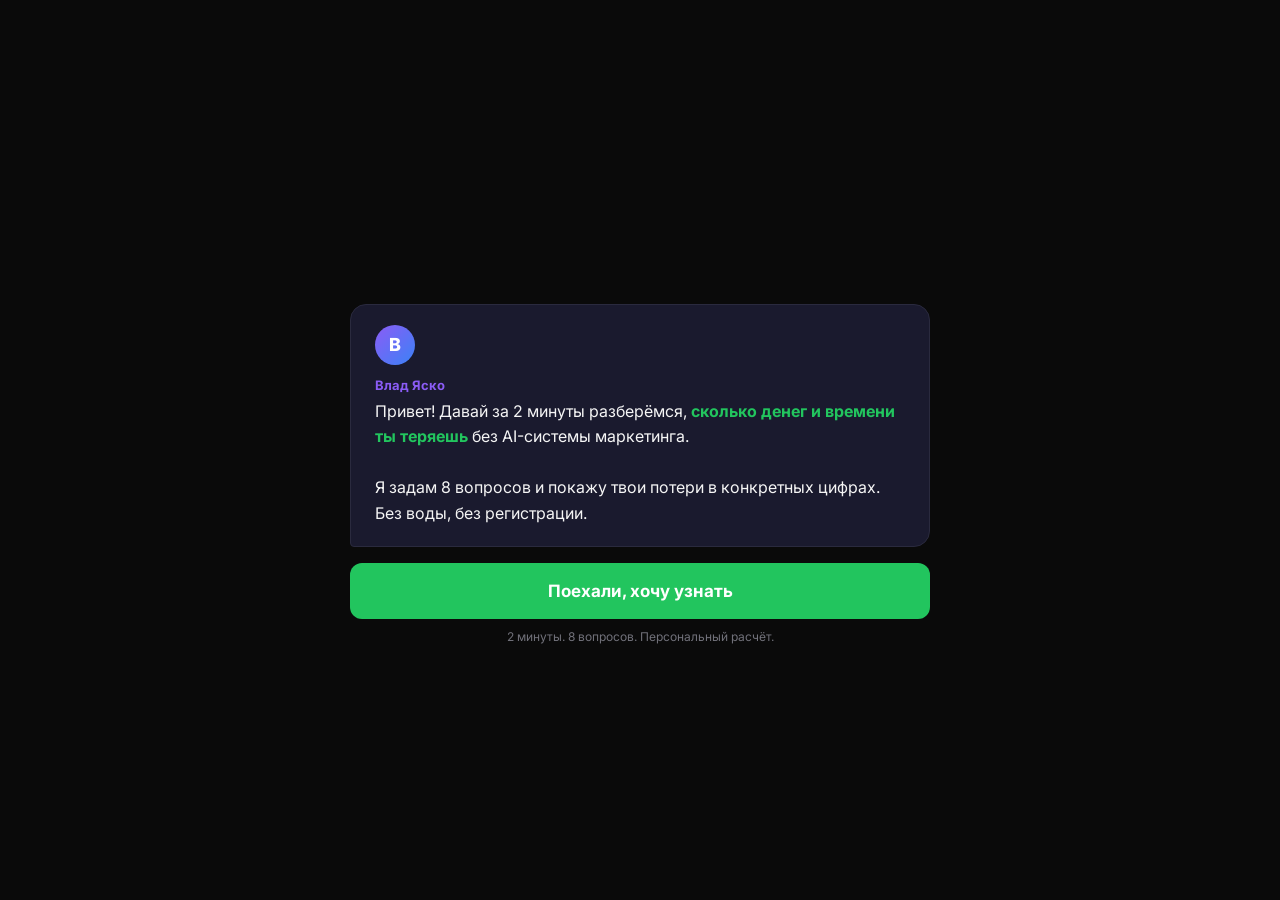
<file: landing/quiz.html>
<!DOCTYPE html>
<html lang="ru">
<head>
    <meta charset="UTF-8">
    <meta name="viewport" content="width=device-width, initial-scale=1.0">
    <title>AI-Диагностика: Сколько денег ты теряешь без AI? | AI-Маркетолог</title>
    <meta name="description" content="Пройди 2-минутный тест и узнай, сколько часов и денег ты сливаешь каждый месяц. Персональный расчёт потерь.">
    <meta property="og:title" content="Сколько денег ты теряешь без AI-системы?">
    <meta property="og:description" content="2-минутная диагностика покажет твои потери в часах и долларах. Персональный расчёт.">
    <link rel="preconnect" href="https://fonts.googleapis.com">
    <link rel="preconnect" href="https://fonts.gstatic.com" crossorigin>
    <link href="https://fonts.googleapis.com/css2?family=Inter:wght@400;500;600;700;800;900&display=swap" rel="stylesheet">
    <style>
        :root {
            --bg: #0a0a0a;
            --surface: #1a1a2e;
            --surface-hover: #22223a;
            --border: #2a2a3e;
            --border-light: rgba(255,255,255,0.06);
            --text: #f5f5f5;
            --text2: #a1a1aa;
            --text3: #71717a;
            --purple: #8b5cf6;
            --purple-dim: rgba(139,92,246,0.15);
            --blue: #3b82f6;
            --green: #22c55e;
            --green-dim: rgba(34,197,94,0.1);
            --red: #ef4444;
            --red-dim: rgba(239,68,68,0.1);
            --amber: #f59e0b;
            --amber-dim: rgba(245,158,11,0.1);
            --font: 'Inter', -apple-system, BlinkMacSystemFont, sans-serif;
        }

        *, *::before, *::after { box-sizing: border-box; margin: 0; padding: 0; }
        html { -webkit-font-smoothing: antialiased; -moz-osx-font-smoothing: grayscale; }
        body {
            font-family: var(--font);
            background: var(--bg);
            color: var(--text);
            min-height: 100dvh;
            display: flex;
            align-items: center;
            justify-content: center;
            padding: 16px;
            overflow-x: hidden;
        }

        /* ===== SCROLLBAR ===== */
        ::-webkit-scrollbar { width: 6px; }
        ::-webkit-scrollbar-track { background: var(--bg); }
        ::-webkit-scrollbar-thumb { background: var(--border); border-radius: 3px; }

        /* ===== CONTAINER ===== */
        .quiz-wrap {
            max-width: 580px;
            width: 100%;
            position: relative;
        }

        /* ===== PROGRESS BAR ===== */
        .progress-wrap {
            margin-bottom: 20px;
            opacity: 0;
            transition: opacity 0.4s ease;
        }
        .progress-wrap.visible { opacity: 1; }
        .progress-bar {
            height: 5px;
            background: var(--border);
            border-radius: 3px;
            overflow: hidden;
        }
        .progress-fill {
            height: 100%;
            background: linear-gradient(90deg, var(--purple), var(--blue));
            border-radius: 3px;
            transition: width 0.5s cubic-bezier(0.16, 1, 0.3, 1);
            width: 0%;
        }
        .progress-meta {
            display: flex;
            justify-content: space-between;
            align-items: center;
            margin-top: 8px;
        }
        .progress-pct {
            font-size: 12px;
            font-weight: 700;
            color: var(--purple);
        }
        .progress-label {
            font-size: 11px;
            color: var(--text3);
        }

        /* ===== SCREEN (generic card) ===== */
        .screen {
            display: none;
            animation: screenIn 0.4s cubic-bezier(0.16, 1, 0.3, 1);
        }
        .screen.active { display: block; }
        @keyframes screenIn {
            from { opacity: 0; transform: translateY(16px); }
            to { opacity: 1; transform: translateY(0); }
        }

        .card {
            background: var(--surface);
            border: 1px solid var(--border);
            border-radius: 16px;
            padding: 28px 24px;
        }
        @media (min-width: 480px) {
            .card { padding: 36px 32px; }
        }

        /* ===== ENTRY: CHAT BUBBLE ===== */
        .chat-bubble {
            background: var(--surface);
            border: 1px solid var(--border);
            border-radius: 16px 16px 16px 4px;
            padding: 20px 24px;
            margin-bottom: 16px;
            position: relative;
        }
        .chat-avatar {
            width: 40px;
            height: 40px;
            border-radius: 50%;
            background: linear-gradient(135deg, var(--purple), var(--blue));
            display: flex;
            align-items: center;
            justify-content: center;
            font-size: 18px;
            font-weight: 800;
            color: #fff;
            margin-bottom: 12px;
        }
        .chat-name {
            font-size: 13px;
            font-weight: 700;
            color: var(--purple);
            margin-bottom: 6px;
        }
        .chat-text {
            font-size: 16px;
            line-height: 1.6;
            color: var(--text);
        }
        .chat-text strong {
            color: var(--green);
        }

        .entry-cta {
            display: block;
            width: 100%;
            padding: 18px 24px;
            background: var(--green);
            color: #fff;
            font-family: var(--font);
            font-size: 17px;
            font-weight: 700;
            border: none;
            border-radius: 12px;
            cursor: pointer;
            transition: all 0.2s ease;
            text-align: center;
        }
        .entry-cta:hover { filter: brightness(1.1); transform: translateY(-2px); }
        .entry-cta:active { transform: translateY(0); }

        .entry-sub {
            text-align: center;
            font-size: 12px;
            color: var(--text3);
            margin-top: 10px;
        }

        /* ===== QUALIFICATION OPTIONS ===== */
        .qual-options {
            display: flex;
            flex-direction: column;
            gap: 10px;
            margin-top: 16px;
        }
        .qual-opt {
            padding: 16px 20px;
            background: rgba(255,255,255,0.02);
            border: 1px solid var(--border);
            border-radius: 12px;
            cursor: pointer;
            transition: all 0.2s ease;
            font-size: 15px;
            line-height: 1.5;
            display: flex;
            align-items: center;
            gap: 12px;
        }
        .qual-opt:hover {
            border-color: rgba(139,92,246,0.4);
            background: rgba(139,92,246,0.05);
            transform: translateX(4px);
        }
        .qual-opt .q-icon {
            font-size: 20px;
            flex-shrink: 0;
        }

        /* ===== SCANNING ANIMATION ===== */
        .scan-wrap {
            text-align: center;
            padding: 40px 20px;
        }
        .scan-icon {
            font-size: 56px;
            margin-bottom: 20px;
            animation: scanPulse 1.5s ease infinite;
        }
        @keyframes scanPulse {
            0%, 100% { transform: scale(1); opacity: 1; }
            50% { transform: scale(1.1); opacity: 0.7; }
        }
        .scan-title {
            font-size: 22px;
            font-weight: 800;
            margin-bottom: 8px;
        }
        .scan-sub {
            font-size: 14px;
            color: var(--text2);
            margin-bottom: 24px;
        }
        .scan-bar-wrap {
            height: 6px;
            background: var(--border);
            border-radius: 3px;
            overflow: hidden;
            max-width: 280px;
            margin: 0 auto;
        }
        .scan-bar-fill {
            height: 100%;
            background: linear-gradient(90deg, var(--purple), var(--green));
            border-radius: 3px;
            width: 0%;
            transition: width 0.1s linear;
        }
        .scan-pct {
            font-size: 13px;
            font-weight: 600;
            color: var(--purple);
            margin-top: 8px;
        }
        .scan-checks {
            margin-top: 20px;
            text-align: left;
            display: inline-block;
        }
        .scan-check {
            font-size: 13px;
            color: var(--text2);
            margin-bottom: 6px;
            opacity: 0;
            transform: translateX(-8px);
            transition: all 0.3s ease;
        }
        .scan-check.show {
            opacity: 1;
            transform: translateX(0);
        }
        .scan-check .dot {
            display: inline-block;
            width: 6px;
            height: 6px;
            border-radius: 50%;
            margin-right: 8px;
            vertical-align: middle;
        }

        /* ===== QUESTION SCREEN ===== */
        .q-meta {
            display: flex;
            align-items: center;
            gap: 8px;
            margin-bottom: 16px;
        }
        .q-severity {
            font-size: 10px;
        }
        .q-tag {
            font-size: 11px;
            font-weight: 600;
            padding: 3px 10px;
            border-radius: 20px;
            text-transform: uppercase;
            letter-spacing: 0.06em;
        }
        .q-tag-green { background: var(--green-dim); color: var(--green); }
        .q-tag-amber { background: var(--amber-dim); color: var(--amber); }
        .q-tag-red { background: var(--red-dim); color: var(--red); }

        .q-emoji {
            font-size: 36px;
            margin-bottom: 12px;
        }
        .q-title {
            font-size: 20px;
            font-weight: 800;
            line-height: 1.3;
            margin-bottom: 20px;
        }
        @media (min-width: 480px) { .q-title { font-size: 23px; } }

        /* ===== OPTIONS ===== */
        .opts {
            display: flex;
            flex-direction: column;
            gap: 10px;
        }
        .opt {
            padding: 15px 18px;
            background: rgba(255,255,255,0.02);
            border: 1px solid var(--border);
            border-radius: 10px;
            cursor: pointer;
            transition: all 0.2s ease;
            font-size: 15px;
            line-height: 1.5;
            display: flex;
            align-items: flex-start;
            gap: 12px;
            user-select: none;
            -webkit-tap-highlight-color: transparent;
        }
        .opt:hover {
            border-color: rgba(139,92,246,0.4);
            background: rgba(139,92,246,0.05);
            transform: translateX(3px);
        }
        .opt.selected {
            border-color: var(--purple);
            background: rgba(139,92,246,0.1);
        }
        .opt-marker {
            width: 24px;
            height: 24px;
            border-radius: 6px;
            flex-shrink: 0;
            background: rgba(139,92,246,0.1);
            border: 1.5px solid rgba(139,92,246,0.3);
            display: flex;
            align-items: center;
            justify-content: center;
            font-size: 11px;
            font-weight: 700;
            color: var(--purple);
            margin-top: 1px;
            transition: all 0.2s ease;
        }
        .opt.selected .opt-marker {
            background: var(--purple);
            color: #fff;
            border-color: var(--purple);
        }
        .opt-text { flex: 1; }

        /* Multi-select hint */
        .multi-hint {
            font-size: 12px;
            color: var(--text3);
            margin-bottom: 12px;
        }

        /* Multi-select confirm */
        .multi-confirm {
            margin-top: 14px;
            display: none;
        }
        .multi-confirm.show { display: block; }
        .btn-next {
            width: 100%;
            padding: 14px;
            background: var(--purple);
            color: #fff;
            font-family: var(--font);
            font-size: 15px;
            font-weight: 700;
            border: none;
            border-radius: 10px;
            cursor: pointer;
            transition: all 0.2s ease;
        }
        .btn-next:hover { filter: brightness(1.15); }
        .btn-next:disabled {
            opacity: 0.4;
            cursor: not-allowed;
        }

        /* ===== INSERT SCREENS ===== */
        .insert-card {
            text-align: center;
            padding: 36px 24px;
        }
        .insert-icon {
            font-size: 48px;
            margin-bottom: 16px;
        }
        .insert-title {
            font-size: 22px;
            font-weight: 800;
            margin-bottom: 8px;
            line-height: 1.3;
        }
        .insert-text {
            font-size: 15px;
            color: var(--text2);
            line-height: 1.6;
            margin-bottom: 24px;
        }
        .insert-highlight {
            display: inline-block;
            padding: 10px 20px;
            background: var(--purple-dim);
            border: 1px solid rgba(139,92,246,0.2);
            border-radius: 10px;
            font-size: 15px;
            font-weight: 700;
            color: var(--purple);
            margin-bottom: 24px;
        }
        .insert-btn {
            display: block;
            width: 100%;
            padding: 16px;
            background: var(--green);
            color: #fff;
            font-family: var(--font);
            font-size: 16px;
            font-weight: 700;
            border: none;
            border-radius: 10px;
            cursor: pointer;
            transition: all 0.2s ease;
        }
        .insert-btn:hover { filter: brightness(1.1); }

        /* ===== RESULT SCREENS ===== */
        .result-section { text-align: center; }

        /* Dashboard */
        .dashboard-score {
            position: relative;
            width: 160px;
            height: 160px;
            margin: 0 auto 20px;
        }
        .score-ring {
            width: 100%;
            height: 100%;
            transform: rotate(-90deg);
        }
        .score-ring-bg {
            fill: none;
            stroke: var(--border);
            stroke-width: 8;
        }
        .score-ring-fill {
            fill: none;
            stroke-width: 8;
            stroke-linecap: round;
            transition: stroke-dashoffset 1.5s cubic-bezier(0.16, 1, 0.3, 1);
        }
        .score-number {
            position: absolute;
            top: 50%;
            left: 50%;
            transform: translate(-50%, -50%);
            text-align: center;
        }
        .score-val {
            font-size: 48px;
            font-weight: 900;
            line-height: 1;
        }
        .score-of {
            font-size: 14px;
            color: var(--text3);
        }
        .score-label-tag {
            display: inline-block;
            padding: 4px 14px;
            border-radius: 20px;
            font-size: 12px;
            font-weight: 700;
            text-transform: uppercase;
            letter-spacing: 0.06em;
            margin-bottom: 20px;
        }

        /* Sub-metrics */
        .sub-metrics {
            display: grid;
            grid-template-columns: repeat(3, 1fr);
            gap: 10px;
            margin-bottom: 24px;
        }
        .sub-metric {
            background: rgba(255,255,255,0.03);
            border: 1px solid var(--border);
            border-radius: 10px;
            padding: 14px 8px;
            text-align: center;
        }
        .sub-metric-val {
            font-size: 24px;
            font-weight: 800;
            margin-bottom: 2px;
        }
        .sub-metric-label {
            font-size: 11px;
            color: var(--text3);
            line-height: 1.3;
        }

        .result-btn {
            display: block;
            width: 100%;
            padding: 16px;
            font-family: var(--font);
            font-size: 16px;
            font-weight: 700;
            border: none;
            border-radius: 10px;
            cursor: pointer;
            transition: all 0.2s ease;
            color: #fff;
            background: var(--purple);
        }
        .result-btn:hover { filter: brightness(1.15); transform: translateY(-2px); }

        /* Loss calculator */
        .loss-grid {
            display: grid;
            grid-template-columns: 1fr 1fr;
            gap: 12px;
            margin: 20px 0;
        }
        .loss-item {
            background: rgba(239,68,68,0.06);
            border: 1px solid rgba(239,68,68,0.15);
            border-radius: 12px;
            padding: 16px 12px;
            text-align: center;
        }
        .loss-item-big {
            grid-column: 1 / -1;
        }
        .loss-val {
            font-size: 28px;
            font-weight: 900;
            color: var(--red);
            line-height: 1.2;
        }
        .loss-val-huge {
            font-size: 36px;
        }
        .loss-label {
            font-size: 12px;
            color: var(--text2);
            margin-top: 4px;
        }

        /* Shock */
        .shock-number {
            font-size: 56px;
            font-weight: 900;
            background: linear-gradient(135deg, var(--red), #ff6b6b);
            -webkit-background-clip: text;
            -webkit-text-fill-color: transparent;
            background-clip: text;
            line-height: 1;
            margin: 16px 0 8px;
        }
        .shock-label {
            font-size: 18px;
            font-weight: 700;
            color: var(--text);
            margin-bottom: 24px;
        }

        /* Green card */
        .green-card {
            background: rgba(34,197,94,0.06);
            border: 1px solid rgba(34,197,94,0.2);
            border-radius: 14px;
            padding: 24px 20px;
            margin: 20px 0;
            text-align: left;
        }
        .green-card-title {
            font-size: 15px;
            font-weight: 700;
            color: var(--green);
            margin-bottom: 12px;
        }
        .green-card-list {
            font-size: 14px;
            color: var(--text2);
            line-height: 1.8;
        }
        .green-card-list span {
            display: block;
        }

        /* Product card */
        .pkg-card {
            background: linear-gradient(135deg, rgba(139,92,246,0.1), rgba(59,130,246,0.1));
            border: 1px solid rgba(139,92,246,0.3);
            border-radius: 16px;
            padding: 28px 24px;
            margin: 20px 0;
            text-align: left;
        }
        .pkg-badge {
            display: inline-block;
            padding: 4px 12px;
            background: var(--purple);
            color: #fff;
            font-size: 11px;
            font-weight: 700;
            border-radius: 20px;
            text-transform: uppercase;
            letter-spacing: 0.06em;
            margin-bottom: 12px;
        }
        .pkg-name {
            font-size: 22px;
            font-weight: 800;
            margin-bottom: 6px;
        }
        .pkg-price {
            font-size: 32px;
            font-weight: 900;
            background: linear-gradient(135deg, var(--purple), var(--blue));
            -webkit-background-clip: text;
            -webkit-text-fill-color: transparent;
            background-clip: text;
            margin-bottom: 12px;
        }
        .pkg-features {
            font-size: 14px;
            color: var(--text2);
            line-height: 1.8;
            margin-bottom: 20px;
        }
        .pkg-features span {
            display: block;
        }

        .cta-main {
            display: block;
            width: 100%;
            padding: 18px;
            background: var(--green);
            color: #fff;
            font-family: var(--font);
            font-size: 17px;
            font-weight: 700;
            border: none;
            border-radius: 12px;
            cursor: pointer;
            text-decoration: none;
            text-align: center;
            transition: all 0.2s ease;
        }
        .cta-main:hover { filter: brightness(1.1); transform: translateY(-2px); }

        .cta-secondary {
            display: block;
            width: 100%;
            padding: 14px;
            background: transparent;
            color: var(--text2);
            font-family: var(--font);
            font-size: 14px;
            font-weight: 600;
            border: 1px solid var(--border);
            border-radius: 10px;
            cursor: pointer;
            text-decoration: none;
            text-align: center;
            margin-top: 10px;
            transition: all 0.2s ease;
        }
        .cta-secondary:hover { border-color: var(--purple); color: var(--text); }

        .fine-print {
            text-align: center;
            font-size: 11px;
            color: var(--text3);
            margin-top: 12px;
        }

        .restart-link {
            display: inline-block;
            margin-top: 16px;
            font-size: 13px;
            color: var(--text3);
            cursor: pointer;
            text-decoration: underline;
            text-underline-offset: 3px;
        }
        .restart-link:hover { color: var(--text2); }

        /* ===== SEPARATOR ===== */
        .sep {
            height: 1px;
            background: var(--border);
            margin: 20px 0;
        }

        /* ===== TYPING DOTS ===== */
        .typing-dots {
            display: inline-flex;
            gap: 4px;
            padding: 8px 0;
        }
        .typing-dots span {
            width: 7px;
            height: 7px;
            border-radius: 50%;
            background: var(--text3);
            animation: typingBounce 1.2s ease-in-out infinite;
        }
        .typing-dots span:nth-child(2) { animation-delay: 0.15s; }
        .typing-dots span:nth-child(3) { animation-delay: 0.3s; }
        @keyframes typingBounce {
            0%, 60%, 100% { transform: translateY(0); opacity: 0.4; }
            30% { transform: translateY(-6px); opacity: 1; }
        }
    </style>
</head>
<body>

<div class="quiz-wrap">
    <!-- PROGRESS BAR -->
    <div class="progress-wrap" id="progressWrap">
        <div class="progress-bar">
            <div class="progress-fill" id="progressFill"></div>
        </div>
        <div class="progress-meta">
            <span class="progress-pct" id="progressPct">0%</span>
            <span class="progress-label" id="progressLabel"></span>
        </div>
    </div>

    <!-- === ENTRY 1: CHAT GREETING === -->
    <div class="screen active" id="entry1">
        <div class="chat-bubble">
            <div class="chat-avatar">B</div>
            <div class="chat-name">Влад Яско</div>
            <div class="chat-text">
                Привет! Давай за 2 минуты разберёмся, <strong>сколько денег и времени ты теряешь</strong> без AI-системы маркетинга.<br><br>
                Я задам 8 вопросов и покажу твои потери в конкретных цифрах. Без воды, без регистрации.
            </div>
        </div>
        <button class="entry-cta" onclick="goTo('entry2')">Поехали, хочу узнать</button>
        <div class="entry-sub">2 минуты. 8 вопросов. Персональный расчёт.</div>
    </div>

    <!-- === ENTRY 2: QUALIFICATION === -->
    <div class="screen" id="entry2">
        <div class="card">
            <div class="q-emoji">&#129300;</div>
            <div class="q-title">Кто ты в мире AI-маркетинга?</div>
            <div class="qual-options">
                <div class="qual-opt" onclick="setSegment('expert', this)">
                    <span class="q-icon">&#128188;</span>
                    <span>Эксперт / предприниматель &mdash; у меня свой продукт или услуга</span>
                </div>
                <div class="qual-opt" onclick="setSegment('marketer', this)">
                    <span class="q-icon">&#128640;</span>
                    <span>Маркетолог / продюсер &mdash; работаю с клиентами</span>
                </div>
                <div class="qual-opt" onclick="setSegment('newbie', this)">
                    <span class="q-icon">&#10024;</span>
                    <span>Хочу начать &mdash; ещё выбираю нишу</span>
                </div>
            </div>
        </div>
    </div>

    <!-- === ENTRY 3: SCANNING ANIMATION === -->
    <div class="screen" id="entry3">
        <div class="card">
            <div class="scan-wrap">
                <div class="scan-icon">&#128301;</div>
                <div class="scan-title">Сканирование AI-системы...</div>
                <div class="scan-sub">Анализируем твой текущий стек</div>
                <div class="scan-bar-wrap">
                    <div class="scan-bar-fill" id="scanFill"></div>
                </div>
                <div class="scan-pct" id="scanPct">0%</div>
                <div class="scan-checks" id="scanChecks">
                    <div class="scan-check"><span class="dot" style="background:var(--green)"></span> AI-инструменты</div>
                    <div class="scan-check"><span class="dot" style="background:var(--amber)"></span> Автоматизация процессов</div>
                    <div class="scan-check"><span class="dot" style="background:var(--red)"></span> Потери времени и денег</div>
                    <div class="scan-check"><span class="dot" style="background:var(--purple)"></span> Потенциал роста</div>
                </div>
            </div>
        </div>
    </div>

    <!-- === QUESTIONS (generated by JS) === -->
    <div id="questionsContainer"></div>

    <!-- === INSERT 1 (after Q3) === -->
    <div class="screen" id="insert1">
        <div class="card insert-card">
            <div class="insert-icon">&#128161;</div>
            <div class="insert-title">Интересный факт</div>
            <div class="insert-text">87% маркетологов тратят больше 10 часов в неделю на задачи, которые AI делает за минуты.</div>
            <div class="insert-highlight">Ты уже на полпути &#128170;</div>
            <button class="insert-btn" onclick="resumeFromInsert(1)">Продолжить диагностику</button>
        </div>
    </div>

    <!-- === INSERT 2 (after Q6) === -->
    <div class="screen" id="insert2">
        <div class="card insert-card">
            <div class="insert-icon">&#128293;</div>
            <div class="insert-title">Последний рывок</div>
            <div class="insert-text">Ещё 2 вопроса &mdash; и покажу твои персональные потери в деньгах. Готов к правде?</div>
            <div class="insert-highlight">Осталось совсем чуть-чуть</div>
            <button class="insert-btn" onclick="resumeFromInsert(2)">Давай, показывай</button>
        </div>
    </div>

    <!-- === RESULT 1: DASHBOARD === -->
    <div class="screen" id="result1">
        <div class="card result-section">
            <div style="font-size:13px;font-weight:700;color:var(--purple);text-transform:uppercase;letter-spacing:0.08em;margin-bottom:16px;">
                Результат диагностики
            </div>
            <div class="dashboard-score">
                <svg class="score-ring" viewBox="0 0 120 120">
                    <circle class="score-ring-bg" cx="60" cy="60" r="50" />
                    <circle class="score-ring-fill" id="scoreRing" cx="60" cy="60" r="50"
                        stroke="var(--purple)"
                        stroke-dasharray="314"
                        stroke-dashoffset="314" />
                </svg>
                <div class="score-number">
                    <div class="score-val" id="scoreVal">0</div>
                    <div class="score-of">из 10</div>
                </div>
            </div>
            <div class="score-label-tag" id="scoreLabelTag">--</div>

            <div class="sub-metrics">
                <div class="sub-metric">
                    <div class="sub-metric-val" id="metricSkill" style="color:var(--purple)">0%</div>
                    <div class="sub-metric-label">AI-навык</div>
                </div>
                <div class="sub-metric">
                    <div class="sub-metric-val" id="metricAuto" style="color:var(--blue)">0%</div>
                    <div class="sub-metric-label">Автоматизация</div>
                </div>
                <div class="sub-metric">
                    <div class="sub-metric-val" id="metricSave" style="color:var(--green)">0%</div>
                    <div class="sub-metric-label">Экономия</div>
                </div>
            </div>

            <button class="result-btn" onclick="goTo('result2')">Посмотреть мои потери &#8594;</button>
        </div>
    </div>

    <!-- === RESULT 2: LOSS CALCULATOR === -->
    <div class="screen" id="result2">
        <div class="card result-section">
            <div style="font-size:13px;font-weight:700;color:var(--red);text-transform:uppercase;letter-spacing:0.08em;margin-bottom:12px;">
                &#128680; Калькулятор потерь
            </div>
            <div style="font-size:18px;font-weight:800;margin-bottom:4px;">Ты теряешь прямо сейчас:</div>

            <div class="loss-grid">
                <div class="loss-item">
                    <div class="loss-val" id="lossHoursWeek">--</div>
                    <div class="loss-label">часов / неделю</div>
                </div>
                <div class="loss-item">
                    <div class="loss-val" id="lossHoursYear">--</div>
                    <div class="loss-label">часов / год</div>
                </div>
                <div class="loss-item loss-item-big">
                    <div class="loss-val loss-val-huge" id="lossMoneyYear">--</div>
                    <div class="loss-label">потерянных долларов в год</div>
                </div>
            </div>

            <div style="font-size:13px;color:var(--text3);margin-bottom:20px;">
                * Расчёт на основе средней ставки $25/час
            </div>

            <button class="result-btn" onclick="goTo('result3')">А в днях жизни это сколько? &#8594;</button>
        </div>
    </div>

    <!-- === RESULT 3: SHOCK + GREEN CARD === -->
    <div class="screen" id="result3">
        <div class="card result-section">
            <div style="font-size:14px;color:var(--text2);margin-bottom:4px;">За этот год ты потеряешь на рутине:</div>

            <div class="shock-number" id="shockDays">--</div>
            <div class="shock-label">полных дней жизни</div>

            <div class="green-card">
                <div class="green-card-title">&#9989; За это время можно было:</div>
                <div class="green-card-list" id="greenList">
                    <!-- filled by JS -->
                </div>
            </div>

            <div style="font-size:14px;color:var(--text2);margin-bottom:20px;line-height:1.6;">
                Или продолжить сливать время на рутину. Твой выбор.
            </div>

            <button class="result-btn" style="background:var(--green);" onclick="goTo('result4')">
                Хочу вернуть своё время &#8594;
            </button>
        </div>
    </div>

    <!-- === RESULT 4: PRODUCT === -->
    <div class="screen" id="result4">
        <div class="card result-section">
            <div style="font-size:13px;font-weight:700;color:var(--green);text-transform:uppercase;letter-spacing:0.08em;margin-bottom:16px;">
                Твоя рекомендация
            </div>

            <div class="pkg-card" id="pkgCard">
                <div class="pkg-badge" id="pkgBadge">--</div>
                <div class="pkg-name" id="pkgName">--</div>
                <div class="pkg-price" id="pkgPrice">--</div>
                <div class="pkg-features" id="pkgFeatures"></div>
            </div>

            <a class="cta-main" id="pkgCta" href="#" target="_blank">
                Забрать со скидкой предпродажи &#8594;
            </a>
            <a class="cta-secondary" href="https://t.me/vlad_yasko_ai" target="_blank">
                &#128172; Написать Владу в Telegram
            </a>
            <a class="cta-secondary" href="index.html#packages" style="margin-top:6px;">
                Посмотреть все пакеты на сайте
            </a>

            <div class="fine-print">
                100% возврат 14 дней &middot; Рассрочка до 9 платежей &middot; Старт 5 апреля
            </div>

            <span class="restart-link" onclick="restartQuiz()">&#8592; Пройти заново</span>
        </div>
    </div>
</div>

<script>
// ==========================================
// QUIZ ENGINE v2.0 — AI-Маркетолог
// ==========================================

let userSegment = 'expert';
let currentQ = 0;
let answers = [];
let totalScore = 0;
let hoursPerWeek = 0; // captured from Q3

// ===== QUESTIONS =====
const questions = [
    {
        id: 'q1',
        emoji: '&#129302;',
        title: 'Какие AI-инструменты ты используешь?',
        severity: 'green',
        tag: 'AI-навыки',
        type: 'single',
        options: [
            { text: 'Никакие. Слышал(а), но руки не дошли', score: 0 },
            { text: 'ChatGPT — иногда спрашиваю что-то', score: 1 },
            { text: 'ChatGPT + Canva + ещё пара штук', score: 2 },
            { text: 'Claude, Midjourney, Make, n8n — целый стек', score: 3 },
        ]
    },
    {
        id: 'q2',
        emoji: '&#128176;',
        title: 'Сколько платишь подрядчикам в месяц (дизайн, тексты, SMM)?',
        severity: 'amber',
        tag: 'Экономия',
        type: 'single',
        options: [
            { text: 'Ничего — всё сам(а) ковыряю', score: 1 },
            { text: '$100–500 в месяц', score: 2 },
            { text: '$500–2000 в месяц', score: 3 },
            { text: 'Больше $2000 — целая команда', score: 3 },
        ]
    },
    {
        id: 'q3',
        emoji: '&#9200;',
        title: 'Сколько часов в неделю сжирает маркетинговая рутина?',
        severity: 'red',
        tag: 'Время',
        type: 'single',
        captureHours: true,
        options: [
            { text: 'Не занимаюсь маркетингом толком', score: 0, hours: 2 },
            { text: '2–5 часов', score: 1, hours: 4 },
            { text: '5–15 часов', score: 2, hours: 10 },
            { text: 'Больше 15 часов — это моя жизнь', score: 3, hours: 20 },
        ]
    },
    // -- INSERT 1 after Q3 --
    {
        id: 'q4',
        emoji: '&#9997;&#65039;',
        title: 'Как ты создаёшь контент (посты, рилсы, тексты)?',
        severity: 'amber',
        tag: 'Контент',
        type: 'single',
        options: [
            { text: 'Не создаю — нет времени и идей', score: 0 },
            { text: 'Вручную пишу, мучаюсь по 2 часа на пост', score: 1 },
            { text: 'Использую ChatGPT, но результат «пластиковый»', score: 2 },
            { text: 'Есть AI-конвейер, выдаю контент потоком', score: 3 },
        ]
    },
    {
        id: 'q5',
        emoji: '&#127760;',
        title: 'Есть ли у тебя лендинг / сайт?',
        severity: 'green',
        tag: 'Инфраструктура',
        type: 'single',
        options: [
            { text: 'Нет и не понимаю зачем', score: 0 },
            { text: 'Нет, но знаю что нужен', score: 1 },
            { text: 'Да, делал(а) на Tilda / конструкторе', score: 2 },
            { text: 'Да, и даже знаю что такое A/B-тест', score: 3 },
        ]
    },
    {
        id: 'q6',
        emoji: '&#129516;',
        title: 'Какие AI-возможности тебе знакомы?',
        severity: 'amber',
        tag: 'Знания',
        type: 'multi',
        maxSelect: 4,
        options: [
            { text: 'AI-агенты и автоматизация (Make, n8n)', score: 1 },
            { text: 'AI-генерация изображений (Midjourney, DALL-E)', score: 1 },
            { text: 'AI-аналитика и исследования', score: 1 },
            { text: 'Ничего из этого — пока не разобрался', score: 0 },
        ]
    },
    // -- INSERT 2 after Q6 --
    {
        id: 'q7',
        emoji: '&#128148;',
        title: 'Что больше всего бесит прямо сейчас?',
        severity: 'red',
        tag: 'Боль',
        type: 'single',
        options: [
            { text: 'Трачу кучу денег на то, что AI мог бы сделать', score: 3 },
            { text: 'Руки не доходят до маркетинга вообще', score: 1 },
            { text: 'Делаю всё сам(а), но медленно и криво', score: 2 },
            { text: 'Конкуренты уже используют AI, а я нет', score: 2 },
        ]
    },
    {
        id: 'q8',
        emoji: '&#128640;',
        title: 'Если бы AI мог сделать работу 12 человек за тебя — ты бы...',
        severity: 'green',
        tag: 'Готовность',
        type: 'single',
        options: [
            { text: 'Сказал(а) «потом разберусь»', score: 0 },
            { text: 'Посмотрел(а) бы бесплатный урок', score: 1 },
            { text: 'Записался бы на воркшоп прямо сейчас', score: 3 },
            { text: 'Уже ищу такой формат — дай ссылку', score: 3 },
        ]
    }
];

// ===== PACKAGES =====
const packages = {
    low: {
        badge: 'Для старта',
        name: 'Пакет «Записи»',
        price: '$250',
        cta: 'https://secure.wayforpay.com/button/bb954200eef5b',
        features: [
            '&#127909; Записи всех стримов',
            '&#128218; Все материалы и шаблоны',
            '&#128274; Доступ навсегда',
        ]
    },
    mid: {
        badge: 'Рекомендуем',
        name: 'Пакет «Групповой»',
        price: '$500',
        cta: 'https://secure.wayforpay.com/button/b7b2256b303d5',
        features: [
            '&#127909; Живые стримы + записи',
            '&#128172; Q&A и обратная связь от Влада',
            '&#129309; Закрытое комьюнити',
            '&#127919; Работа на своём проекте',
        ]
    },
    high: {
        badge: 'Максимум',
        name: 'Групповой + Стратегия',
        price: '$800',
        cta: 'https://secure.wayforpay.com/button/bff4a2bdba1b8',
        features: [
            '&#127909; Всё из группового пакета',
            '&#129504; Личная стратсессия от Влада',
            '&#127775; Персональная AI-стратегия',
            '&#128640; Приоритетная поддержка',
        ]
    }
};

// ===== STATE =====
const totalSteps = 3 + questions.length + 2; // entry(3) + questions(8) + inserts(2) = 13
let currentStep = 0;

function updateProgress(step) {
    currentStep = step;
    const pct = Math.round((step / totalSteps) * 100);
    document.getElementById('progressFill').style.width = pct + '%';
    document.getElementById('progressPct').textContent = pct + '%';

    if (step >= 3) {
        const qNum = step - 3 + 1;
        const totalQ = questions.length;
        document.getElementById('progressLabel').textContent = qNum <= totalQ ? `Вопрос ${Math.min(qNum, totalQ)} из ${totalQ}` : '';
    }
}

function showProgress() {
    document.getElementById('progressWrap').classList.add('visible');
}
function hideProgress() {
    document.getElementById('progressWrap').classList.remove('visible');
}

// ===== NAVIGATION =====
function goTo(id) {
    document.querySelectorAll('.screen').forEach(s => s.classList.remove('active'));
    const target = document.getElementById(id);
    if (target) {
        target.classList.remove('active');
        // Force reflow for animation
        void target.offsetWidth;
        target.classList.add('active');
    }
}

function setSegment(seg, el) {
    userSegment = seg;
    // Visual feedback
    document.querySelectorAll('.qual-opt').forEach(o => o.style.borderColor = '');
    el.style.borderColor = 'var(--purple)';
    setTimeout(() => startScanning(), 300);
}

// ===== SCANNING =====
function startScanning() {
    goTo('entry3');
    showProgress();
    updateProgress(1);

    const fill = document.getElementById('scanFill');
    const pctEl = document.getElementById('scanPct');
    const checks = document.querySelectorAll('.scan-check');
    let pct = 0;

    const interval = setInterval(() => {
        pct += 2;
        if (pct > 100) pct = 100;
        fill.style.width = pct + '%';
        pctEl.textContent = pct + '%';

        if (pct >= 20) checks[0].classList.add('show');
        if (pct >= 45) checks[1].classList.add('show');
        if (pct >= 70) checks[2].classList.add('show');
        if (pct >= 90) checks[3].classList.add('show');

        if (pct >= 100) {
            clearInterval(interval);
            setTimeout(() => {
                updateProgress(3);
                showQuestion(0);
            }, 600);
        }
    }, 40);
}

// ===== BUILD QUESTIONS =====
function buildQuestions() {
    const container = document.getElementById('questionsContainer');
    questions.forEach((q, idx) => {
        const screen = document.createElement('div');
        screen.className = 'screen';
        screen.id = 'q' + idx;

        const severityDots = { green: '&#128994;', amber: '&#128992;', red: '&#128308;' };
        const tagClass = { green: 'q-tag-green', amber: 'q-tag-amber', red: 'q-tag-red' };
        const markerType = q.type === 'multi' ? '&#9744;' : '';

        let optsHTML = '';
        q.options.forEach((opt, oi) => {
            const letter = q.type === 'multi' ? '' : String.fromCharCode(65 + oi);
            optsHTML += `
                <div class="opt" data-qi="${idx}" data-oi="${oi}" onclick="selectOption(${idx}, ${oi}, '${q.type}', this)">
                    <div class="opt-marker">${letter}</div>
                    <div class="opt-text">${opt.text}</div>
                </div>
            `;
        });

        let multiHint = '';
        let multiConfirm = '';
        if (q.type === 'multi') {
            multiHint = '<div class="multi-hint">Можно выбрать несколько</div>';
            multiConfirm = `
                <div class="multi-confirm" id="multiConfirm${idx}">
                    <button class="btn-next" onclick="confirmMulti(${idx})">Далее &#8594;</button>
                </div>
            `;
        }

        screen.innerHTML = `
            <div class="card">
                <div class="q-meta">
                    <span class="q-severity">${severityDots[q.severity]}</span>
                    <span class="q-tag ${tagClass[q.severity]}">${q.tag}</span>
                </div>
                <div class="q-emoji">${q.emoji}</div>
                <div class="q-title">${q.title}</div>
                ${multiHint}
                <div class="opts">${optsHTML}</div>
                ${multiConfirm}
            </div>
        `;
        container.appendChild(screen);
    });
}

// ===== SELECTION =====
let multiSelections = {};

function selectOption(qi, oi, type, el) {
    if (type === 'single') {
        // Visual
        el.closest('.opts').querySelectorAll('.opt').forEach(o => o.classList.remove('selected'));
        el.classList.add('selected');

        // Score
        const q = questions[qi];
        const score = q.options[oi].score;
        answers[qi] = { questionId: q.id, optionIndex: oi, score: score };

        if (q.captureHours) {
            hoursPerWeek = q.options[oi].hours;
        }

        // Auto-advance after 400ms
        setTimeout(() => advanceQuestion(qi), 400);
    } else {
        // Multi-select toggle
        if (!multiSelections[qi]) multiSelections[qi] = new Set();
        const set = multiSelections[qi];
        if (set.has(oi)) {
            set.delete(oi);
            el.classList.remove('selected');
        } else {
            set.add(oi);
            el.classList.add('selected');
        }
        // Show confirm button
        const btn = document.getElementById('multiConfirm' + qi);
        if (set.size > 0) {
            btn.classList.add('show');
        } else {
            btn.classList.remove('show');
        }
    }
}

function confirmMulti(qi) {
    const q = questions[qi];
    const set = multiSelections[qi] || new Set();
    let score = 0;
    set.forEach(oi => { score += q.options[oi].score; });
    // Cap multi-select score at 3
    score = Math.min(score, 3);
    answers[qi] = { questionId: q.id, optionIndices: Array.from(set), score: score };
    advanceQuestion(qi);
}

function advanceQuestion(qi) {
    const nextQi = qi + 1;
    const step = 3 + nextQi; // 3 entry screens

    // Check for inserts (cadence 3:1)
    if (qi === 2) {
        // After Q3 -> Insert 1
        updateProgress(step);
        goTo('insert1');
        return;
    }
    if (qi === 5) {
        // After Q6 -> Insert 2
        updateProgress(step);
        goTo('insert2');
        return;
    }

    if (nextQi < questions.length) {
        updateProgress(step);
        showQuestion(nextQi);
    } else {
        // Done — show results
        hideProgress();
        calculateAndShowResults();
    }
}

function resumeFromInsert(insertNum) {
    if (insertNum === 1) {
        showQuestion(3); // Resume at Q4
        updateProgress(3 + 3 + 1); // entry(3) + Q3(3) + insert(1)
    } else {
        showQuestion(6); // Resume at Q7
        updateProgress(3 + 6 + 2); // entry(3) + Q6(6) + inserts(2)
    }
}

function showQuestion(idx) {
    currentQ = idx;
    goTo('q' + idx);
}

// ===== RESULTS CALCULATION =====
function calculateAndShowResults() {
    // Total raw score
    totalScore = answers.reduce((sum, a) => sum + (a ? a.score : 0), 0);
    // Max possible: 8 questions * 3 = 24
    const maxRaw = 24;
    const score10 = Math.round((totalScore / maxRaw) * 10);

    // Sub-metrics (approximate from relevant questions)
    const skillScore = ((answers[0]?.score || 0) + (answers[5]?.score || 0)) / 6 * 100;
    const autoScore = ((answers[3]?.score || 0) + (answers[4]?.score || 0)) / 6 * 100;
    const saveScore = ((answers[1]?.score || 0) + (answers[2]?.score || 0)) / 6 * 100;

    // Loss calculations
    const hoursYear = hoursPerWeek * 50; // 50 working weeks
    const moneyYear = hoursYear * 25; // $25/hr
    const daysLost = Math.round(hoursYear / 16); // 16 productive hours/day

    // Save to localStorage
    const result = {
        score10,
        totalScore,
        segment: userSegment,
        skillPct: Math.round(skillScore),
        autoPct: Math.round(autoScore),
        savePct: Math.round(saveScore),
        hoursWeek: hoursPerWeek,
        hoursYear,
        moneyYear,
        daysLost,
        timestamp: Date.now()
    };
    try { localStorage.setItem('quiz_result', JSON.stringify(result)); } catch(e) {}

    // === POPULATE RESULT 1: Dashboard ===
    const scoreVal = document.getElementById('scoreVal');
    const scoreRing = document.getElementById('scoreRing');
    const circumference = 314; // 2 * PI * 50
    const offset = circumference - (score10 / 10) * circumference;

    // Determine color and label
    let scoreColor, labelText, labelBg;
    if (score10 <= 3) {
        scoreColor = 'var(--red)';
        labelText = 'Новичок';
        labelBg = 'var(--red-dim)';
    } else if (score10 <= 6) {
        scoreColor = 'var(--amber)';
        labelText = 'Продвинутый';
        labelBg = 'var(--amber-dim)';
    } else {
        scoreColor = 'var(--green)';
        labelText = 'Pro-уровень';
        labelBg = 'var(--green-dim)';
    }

    scoreVal.textContent = score10;
    scoreVal.style.color = scoreColor;
    scoreRing.style.stroke = scoreColor;
    setTimeout(() => { scoreRing.style.strokeDashoffset = offset; }, 100);

    const labelTag = document.getElementById('scoreLabelTag');
    labelTag.textContent = labelText;
    labelTag.style.background = labelBg;
    labelTag.style.color = scoreColor;

    document.getElementById('metricSkill').textContent = Math.round(skillScore) + '%';
    document.getElementById('metricAuto').textContent = Math.round(autoScore) + '%';
    document.getElementById('metricSave').textContent = Math.round(saveScore) + '%';

    // === POPULATE RESULT 2: Loss Calculator ===
    document.getElementById('lossHoursWeek').textContent = hoursPerWeek + ' ч';
    document.getElementById('lossHoursYear').textContent = hoursYear.toLocaleString() + ' ч';
    document.getElementById('lossMoneyYear').textContent = '$' + moneyYear.toLocaleString();

    // === POPULATE RESULT 3: Shock ===
    document.getElementById('shockDays').textContent = daysLost;
    const greenList = document.getElementById('greenList');
    greenList.innerHTML = `
        <span>&#128218; Пройти 3 онлайн-курса и прокачаться</span>
        <span>&#127796; Улететь в отпуск на ${Math.round(daysLost / 7)} недель</span>
        <span>&#128176; Заработать ещё $${moneyYear.toLocaleString()} на проектах</span>
        <span>&#129302; Построить AI-систему и забыть про рутину</span>
    `;

    // === POPULATE RESULT 4: Package ===
    let pkg;
    if (score10 <= 3) {
        pkg = packages.mid; // Beginners need group support
    } else if (score10 <= 6) {
        pkg = packages.mid;
    } else {
        pkg = packages.high; // Advanced users get strategy
    }

    document.getElementById('pkgBadge').innerHTML = pkg.badge;
    document.getElementById('pkgName').textContent = pkg.name;
    document.getElementById('pkgPrice').innerHTML = pkg.price;
    document.getElementById('pkgFeatures').innerHTML = pkg.features.map(f => '<span>' + f + '</span>').join('');
    document.getElementById('pkgCta').href = pkg.cta;

    // Show first result screen
    goTo('result1');
}

// ===== RESTART =====
function restartQuiz() {
    answers = [];
    totalScore = 0;
    hoursPerWeek = 0;
    currentQ = 0;
    currentStep = 0;
    multiSelections = {};

    // Reset UI
    hideProgress();
    document.getElementById('progressFill').style.width = '0%';
    document.getElementById('scoreRing').style.strokeDashoffset = 314;
    document.getElementById('scanFill').style.width = '0%';
    document.querySelectorAll('.scan-check').forEach(c => c.classList.remove('show'));
    document.querySelectorAll('.opt').forEach(o => o.classList.remove('selected'));
    document.querySelectorAll('.multi-confirm').forEach(b => b.classList.remove('show'));

    // Rebuild questions container to reset states
    document.getElementById('questionsContainer').innerHTML = '';
    buildQuestions();

    goTo('entry1');
}

// ===== INIT =====
buildQuestions();

// Check if returning user
try {
    const saved = localStorage.getItem('quiz_result');
    if (saved) {
        const r = JSON.parse(saved);
        // If completed less than 1 hour ago, show results directly
        if (Date.now() - r.timestamp < 3600000) {
            // Optionally skip to results — for now just start fresh
        }
    }
} catch(e) {}
</script>

</body>
</html>
</file>
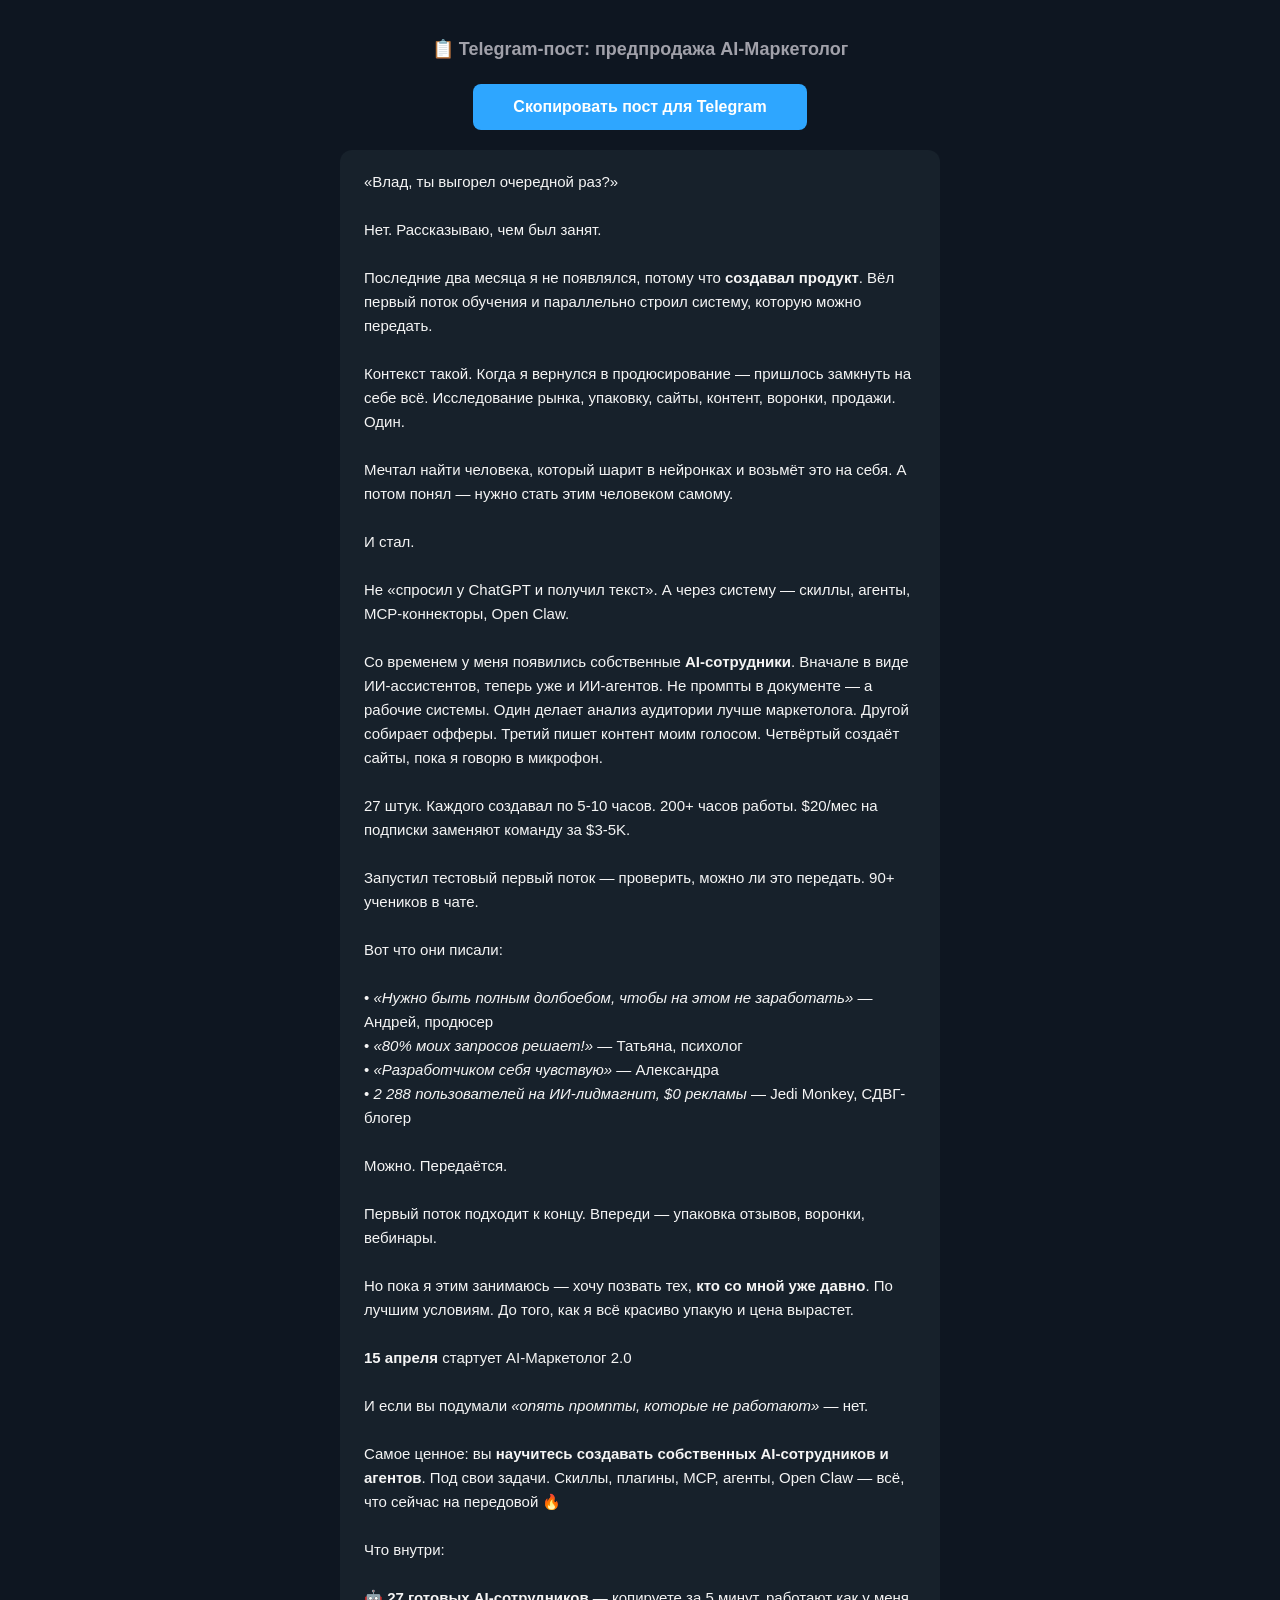
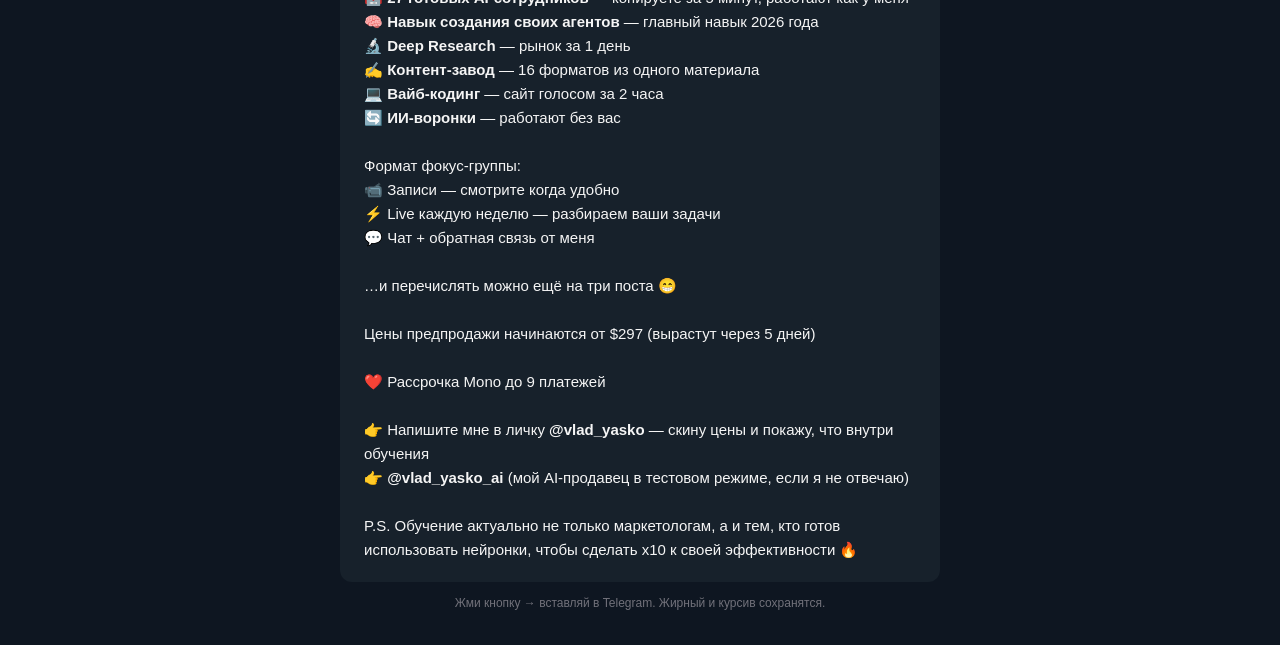
<file: landing/telegram-post.html>
<!DOCTYPE html>
<html lang="ru">
<head>
<meta charset="UTF-8">
<meta name="viewport" content="width=device-width, initial-scale=1.0">
<title>Telegram Post — AI-Маркетолог</title>
<style>
body { font-family: -apple-system, BlinkMacSystemFont, 'Segoe UI', Roboto, sans-serif; background: #0e1621; color: #f5f5f5; padding: 20px; max-width: 600px; margin: 0 auto; font-size: 15px; line-height: 1.6; }
.post { background: #17212b; border-radius: 12px; padding: 20px 24px; white-space: pre-wrap; word-wrap: break-word; }
.copy-btn { display: block; margin: 20px auto; padding: 14px 40px; background: #2ea6ff; color: #fff; border: none; border-radius: 8px; font-size: 16px; font-weight: 600; cursor: pointer; }
.copy-btn:hover { background: #1c95ee; }
.copied { color: #4ade80; text-align: center; display: none; margin-top: 8px; font-size: 14px; }
.note { color: #71717a; font-size: 12px; text-align: center; margin-top: 12px; }
h2 { text-align: center; font-size: 18px; margin-bottom: 16px; color: #a1a1aa; }
</style>
</head>
<body>
<h2>📋 Telegram-пост: предпродажа AI-Маркетолог</h2>
<button class="copy-btn" onclick="copyPost()">Скопировать пост для Telegram</button>
<div class="copied" id="copied">✅ Скопировано! Вставляй в Telegram</div>

<div class="post" id="post">«Влад, ты выгорел очередной раз?»

Нет. Рассказываю, чем был занят.

Последние два месяца я не появлялся, потому что <b>создавал продукт</b>. Вёл первый поток обучения и параллельно строил систему, которую можно передать.

Контекст такой. Когда я вернулся в продюсирование — пришлось замкнуть на себе всё. Исследование рынка, упаковку, сайты, контент, воронки, продажи. Один.

Мечтал найти человека, который шарит в нейронках и возьмёт это на себя. А потом понял — нужно стать этим человеком самому.

И стал.

Не «спросил у ChatGPT и получил текст». А через систему — скиллы, агенты, MCP-коннекторы, Open Claw.

Со временем у меня появились собственные <b>AI-сотрудники</b>. Вначале в виде ИИ-ассистентов, теперь уже и ИИ-агентов. Не промпты в документе — а рабочие системы. Один делает анализ аудитории лучше маркетолога. Другой собирает офферы. Третий пишет контент моим голосом. Четвёртый создаёт сайты, пока я говорю в микрофон.

27 штук. Каждого создавал по 5-10 часов. 200+ часов работы. $20/мес на подписки заменяют команду за $3-5K.

Запустил тестовый первый поток — проверить, можно ли это передать. 90+ учеников в чате.

Вот что они писали:

• <i>«Нужно быть полным долбоебом, чтобы на этом не заработать»</i> — Андрей, продюсер
• <i>«80% моих запросов решает!»</i> — Татьяна, психолог
• <i>«Разработчиком себя чувствую»</i> — Александра
• <i>2 288 пользователей на ИИ-лидмагнит, $0 рекламы</i> — Jedi Monkey, СДВГ-блогер

Можно. Передаётся.

Первый поток подходит к концу. Впереди — упаковка отзывов, воронки, вебинары.

Но пока я этим занимаюсь — хочу позвать тех, <b>кто со мной уже давно</b>. По лучшим условиям. До того, как я всё красиво упакую и цена вырастет.

<b>15 апреля</b> стартует AI-Маркетолог 2.0

И если вы подумали <i>«опять промпты, которые не работают»</i> — нет.

Самое ценное: вы <b>научитесь создавать собственных AI-сотрудников и агентов</b>. Под свои задачи. Скиллы, плагины, MCP, агенты, Open Claw — всё, что сейчас на передовой 🔥

Что внутри:

🤖 <b>27 готовых AI-сотрудников</b> — копируете за 5 минут, работают как у меня
🧠 <b>Навык создания своих агентов</b> — главный навык 2026 года
🔬 <b>Deep Research</b> — рынок за 1 день
✍️ <b>Контент-завод</b> — 16 форматов из одного материала
💻 <b>Вайб-кодинг</b> — сайт голосом за 2 часа
🔄 <b>ИИ-воронки</b> — работают без вас

Формат фокус-группы:
📹 Записи — смотрите когда удобно
⚡ Live каждую неделю — разбираем ваши задачи
💬 Чат + обратная связь от меня

…и перечислять можно ещё на три поста 😁

Цены предпродажи начинаются от $297 (вырастут через 5 дней)

❤️ Рассрочка Mono до 9 платежей

👉 Напишите мне в личку <b>@vlad_yasko</b> — скину цены и покажу, что внутри обучения
👉 <b>@vlad_yasko_ai</b> (мой AI-продавец в тестовом режиме, если я не отвечаю)

P.S. Обучение актуально не только маркетологам, а и тем, кто готов использовать нейронки, чтобы сделать x10 к своей эффективности 🔥</div>

<p class="note">Жми кнопку → вставляй в Telegram. Жирный и курсив сохранятся.</p>

<script>
function copyPost() {
    const post = document.getElementById('post');
    const html = post.innerHTML;
    const text = post.innerText;
    const blob = new Blob([html], {type: 'text/html'});
    const textBlob = new Blob([text], {type: 'text/plain'});
    navigator.clipboard.write([
        new ClipboardItem({ 'text/html': blob, 'text/plain': textBlob })
    ]).then(() => {
        document.getElementById('copied').style.display = 'block';
        setTimeout(() => { document.getElementById('copied').style.display = 'none'; }, 3000);
    }).catch(() => {
        navigator.clipboard.writeText(text).then(() => {
            document.getElementById('copied').style.display = 'block';
            setTimeout(() => { document.getElementById('copied').style.display = 'none'; }, 3000);
        });
    });
}
</script>
</body>
</html>
</file>
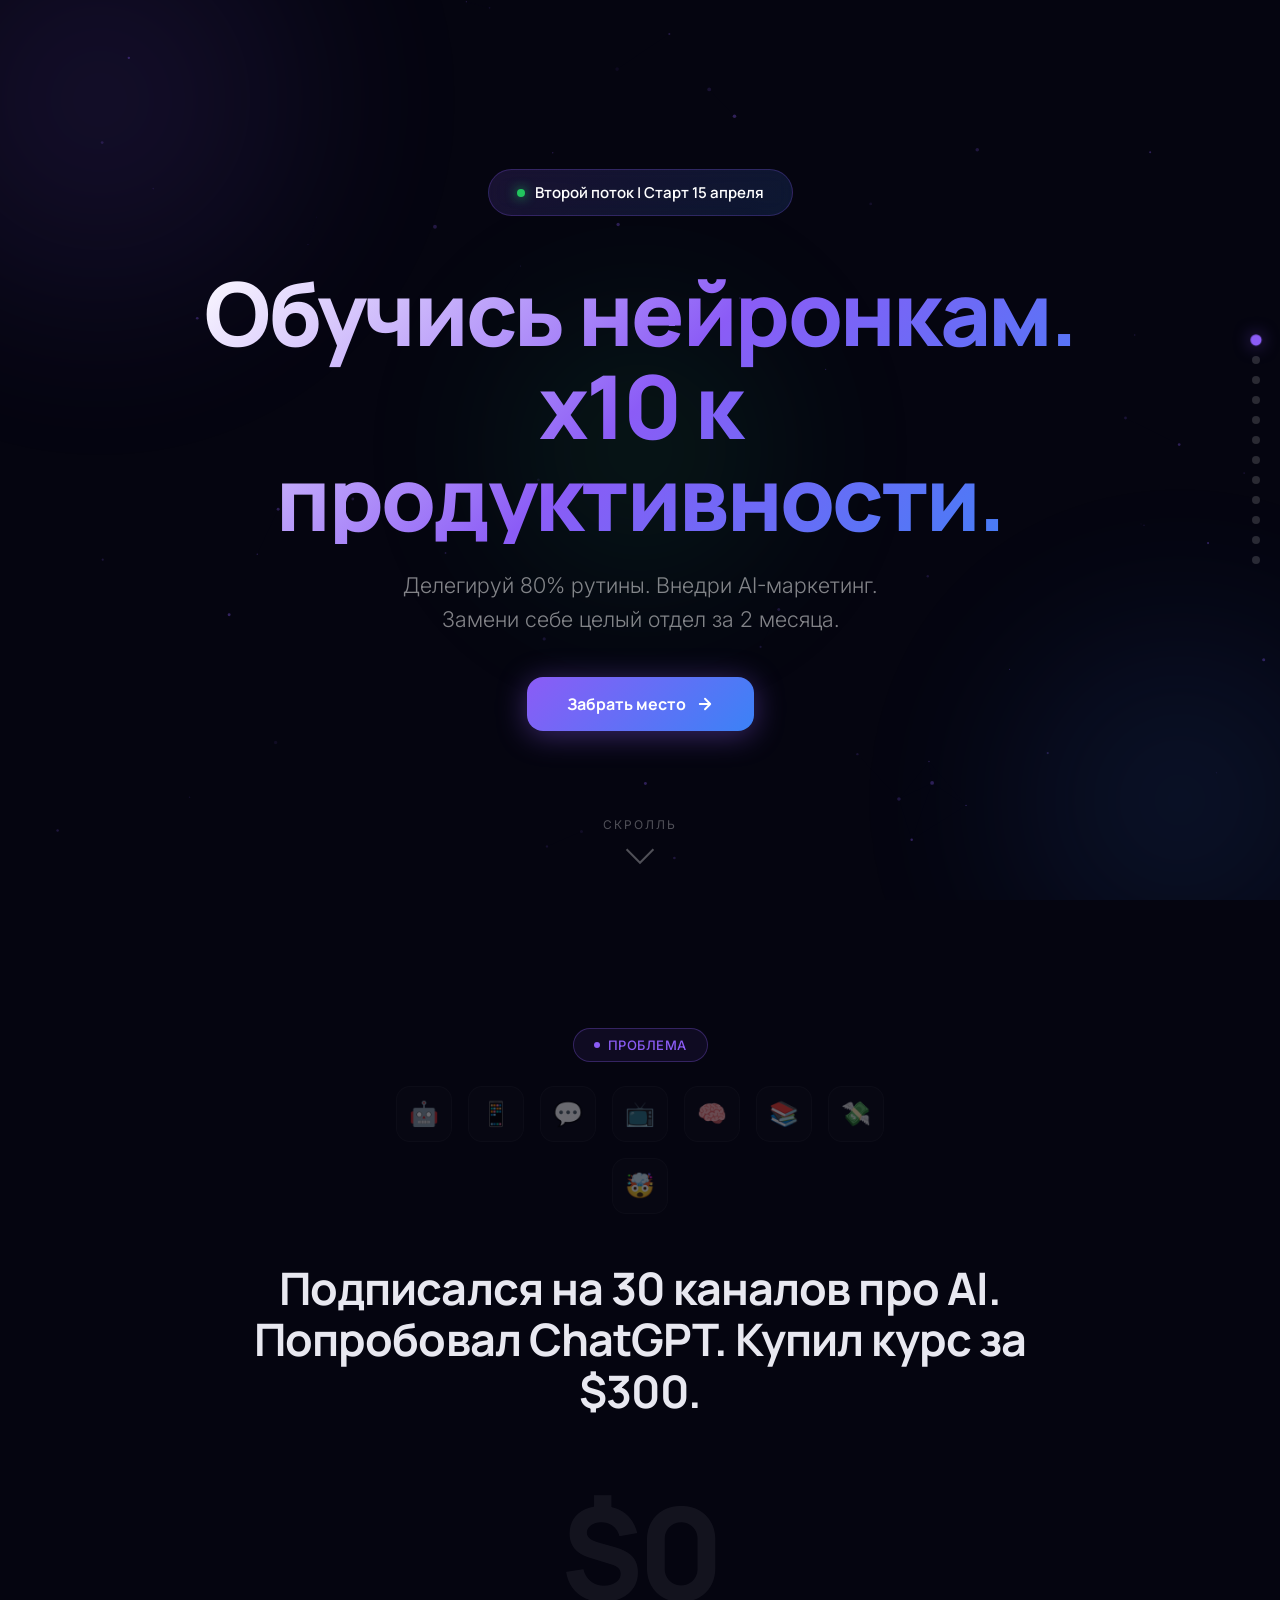
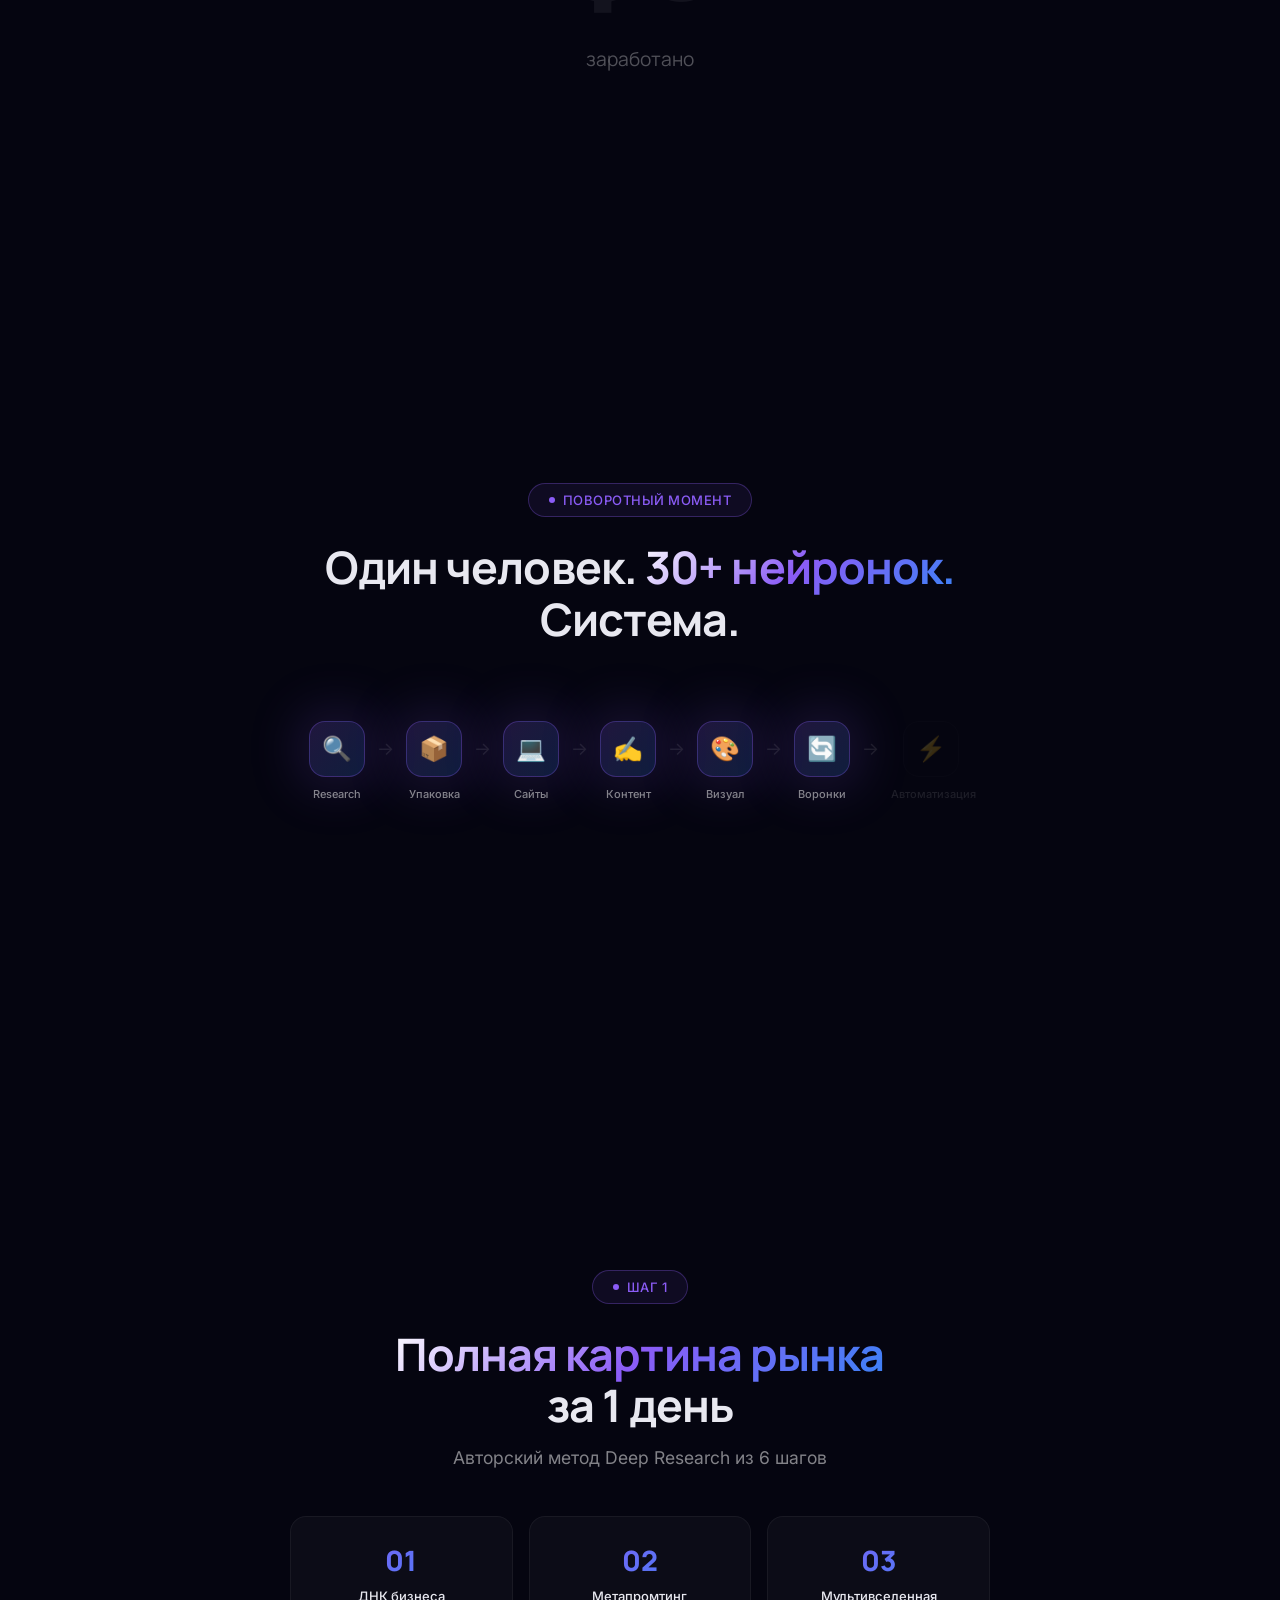
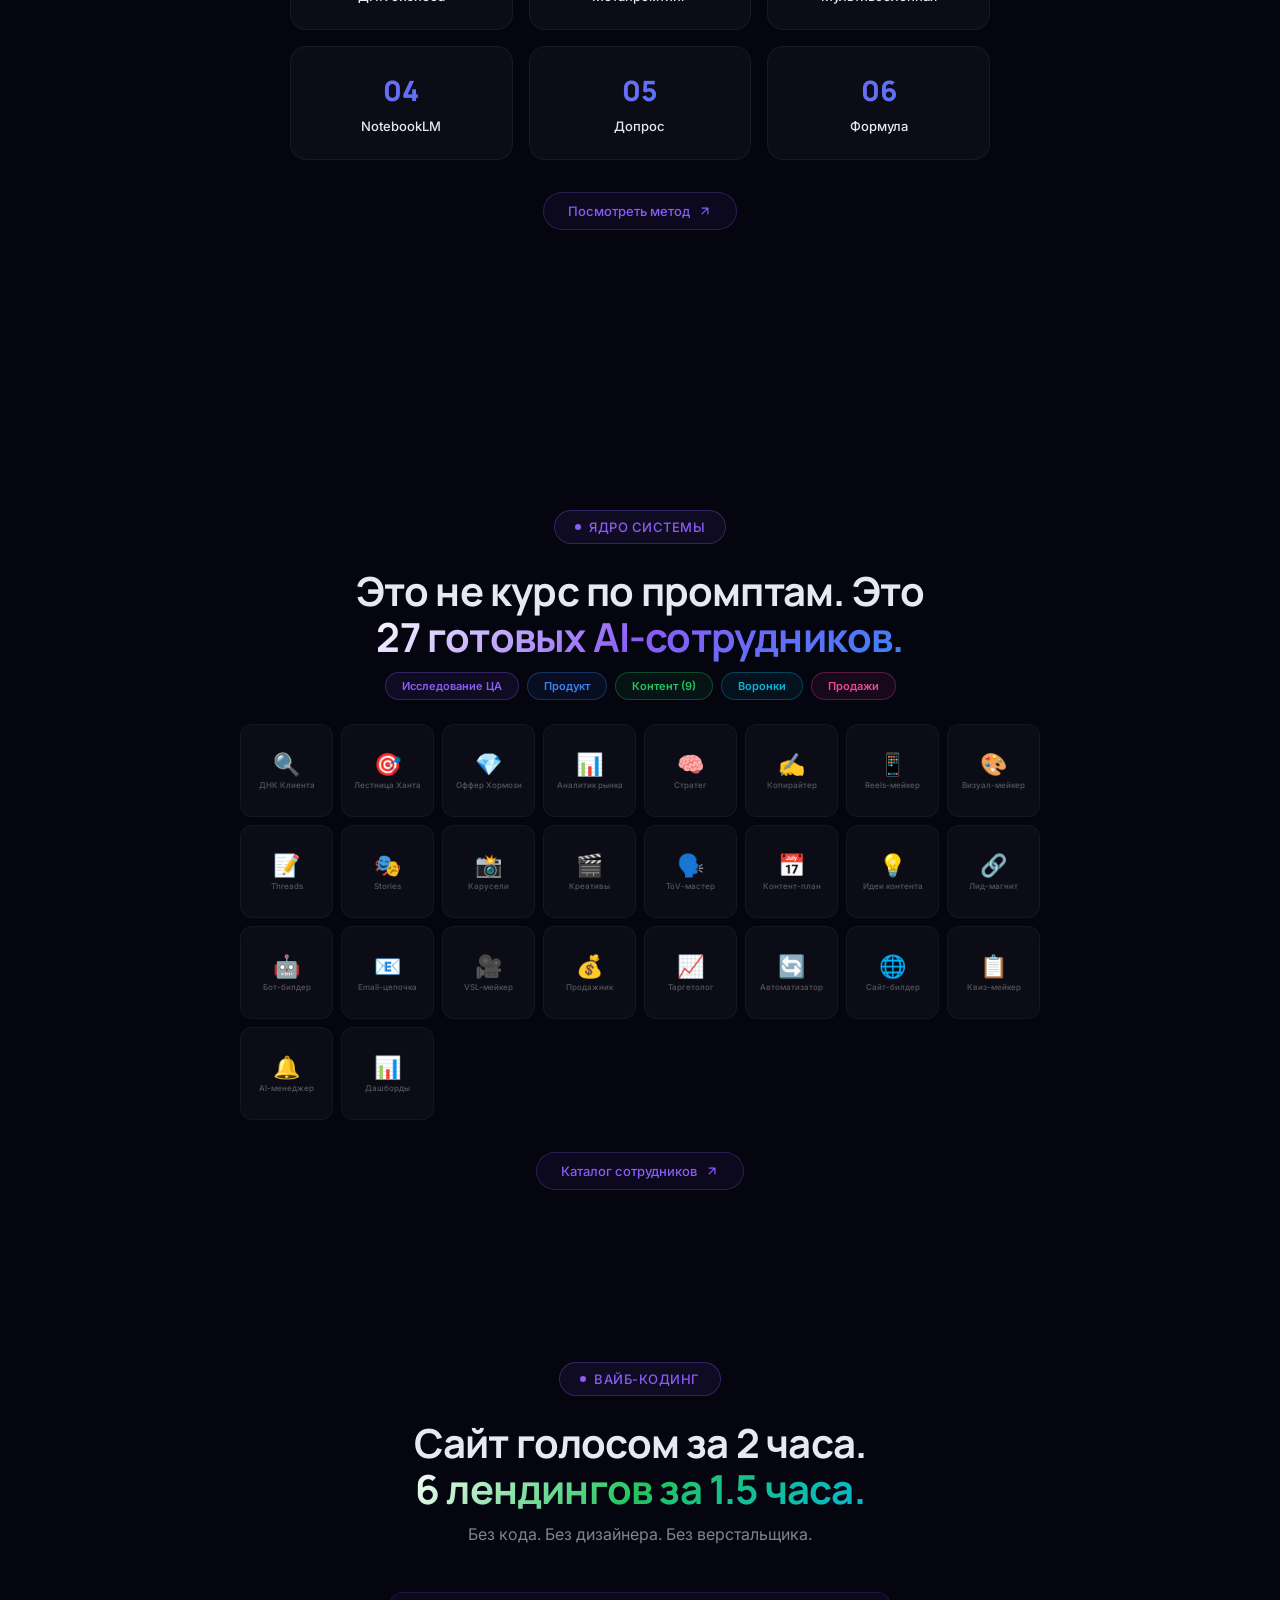
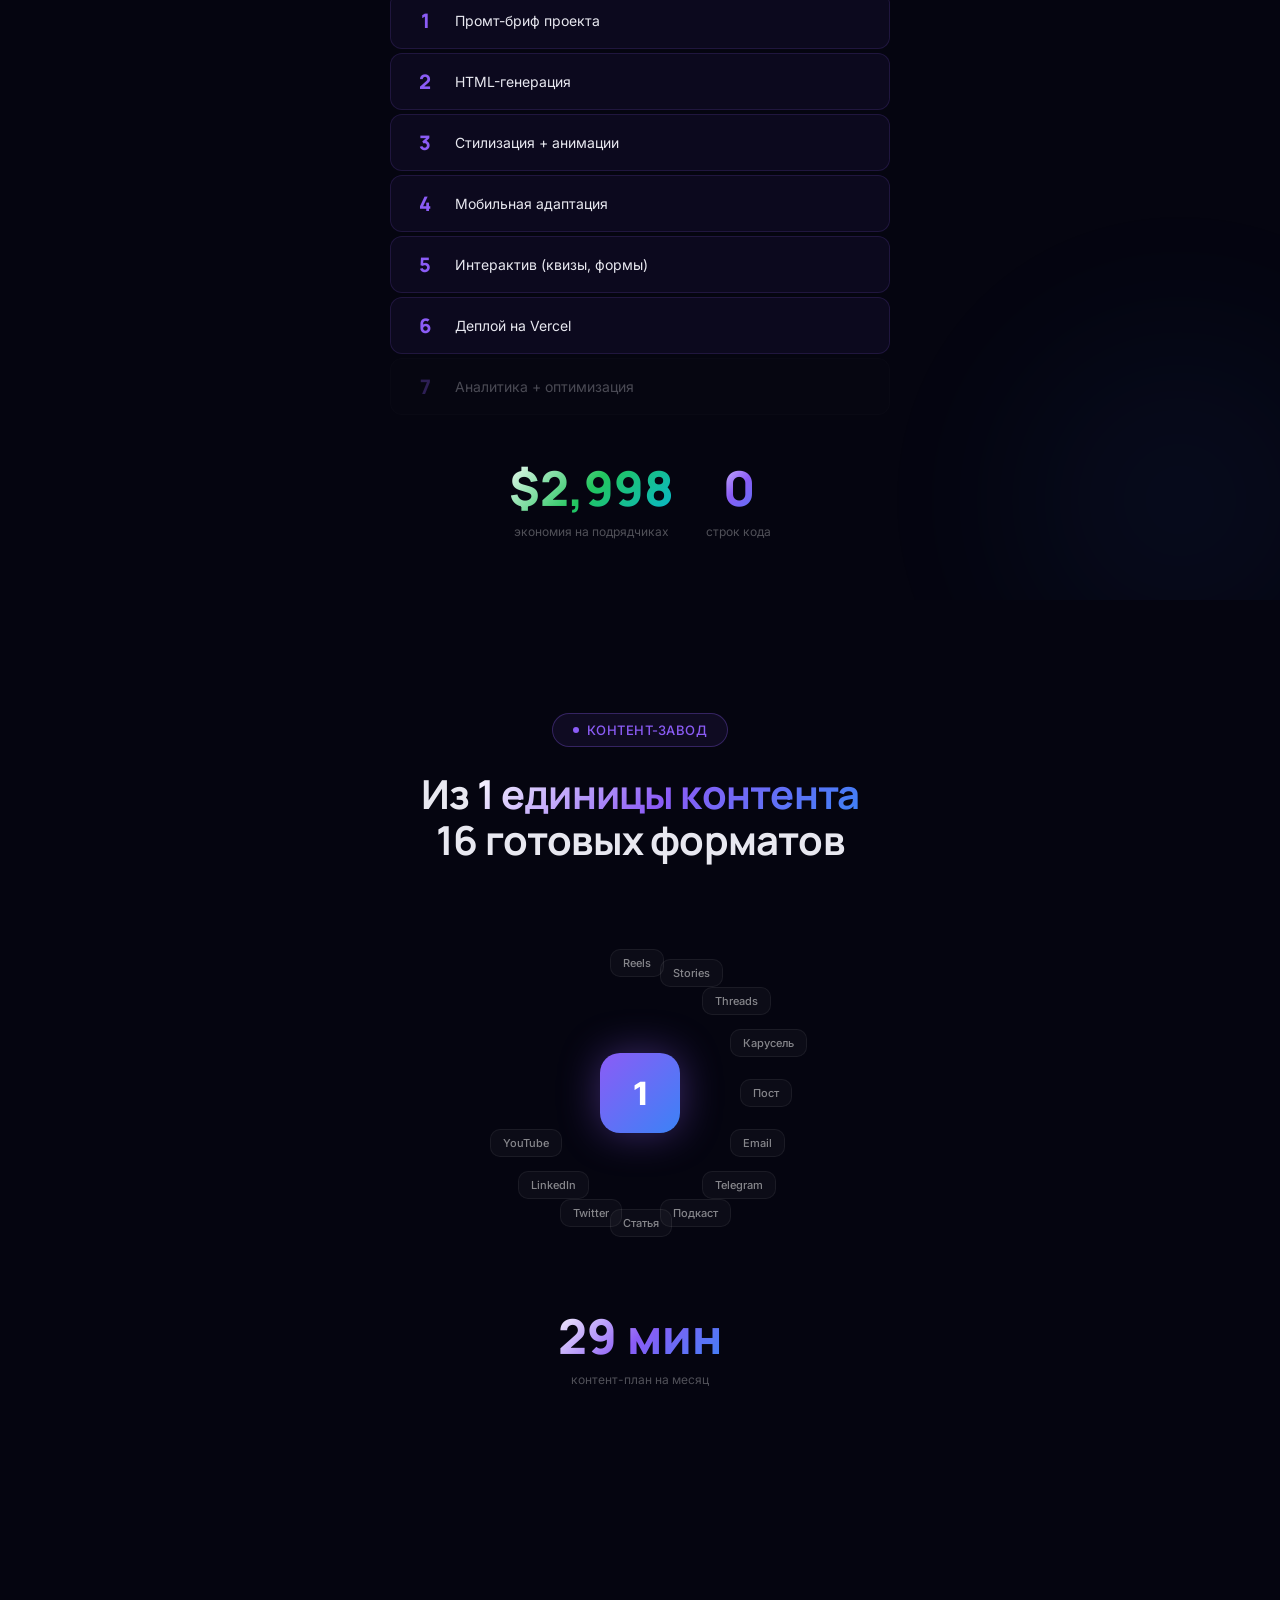
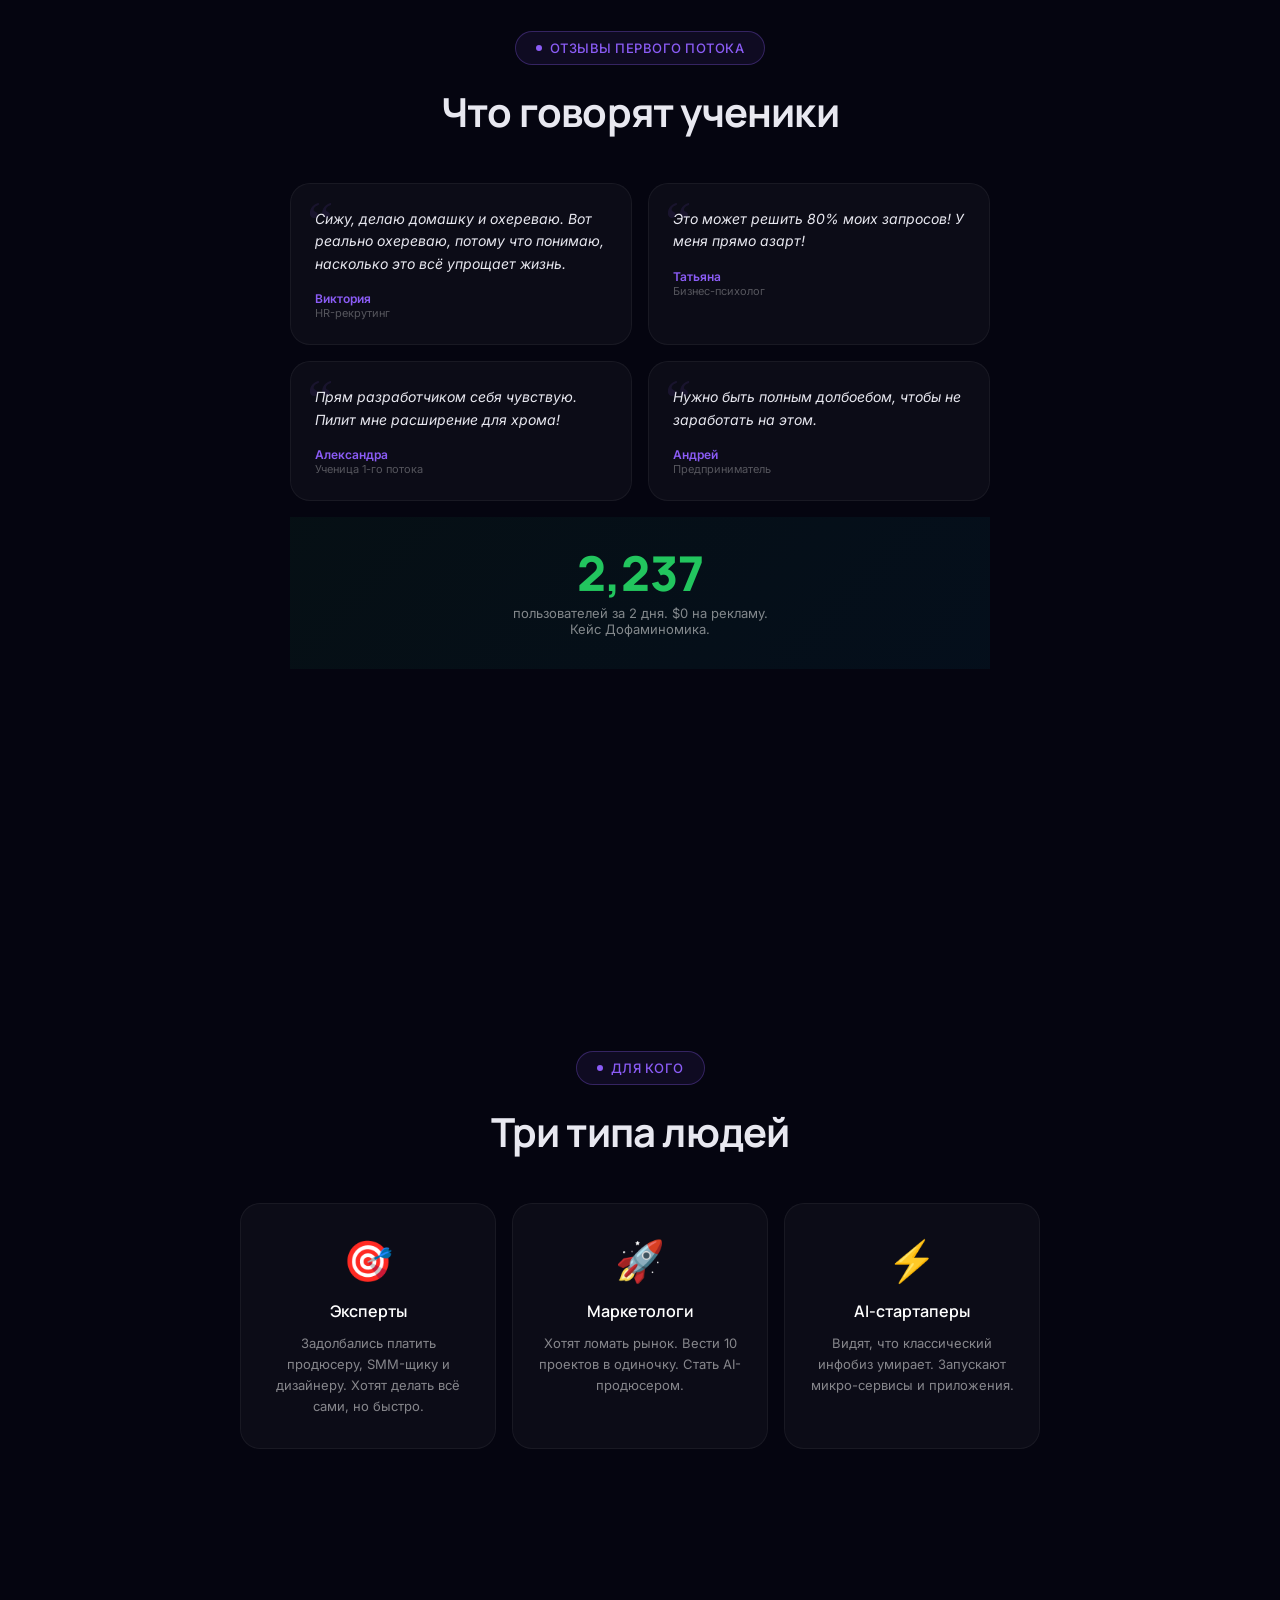
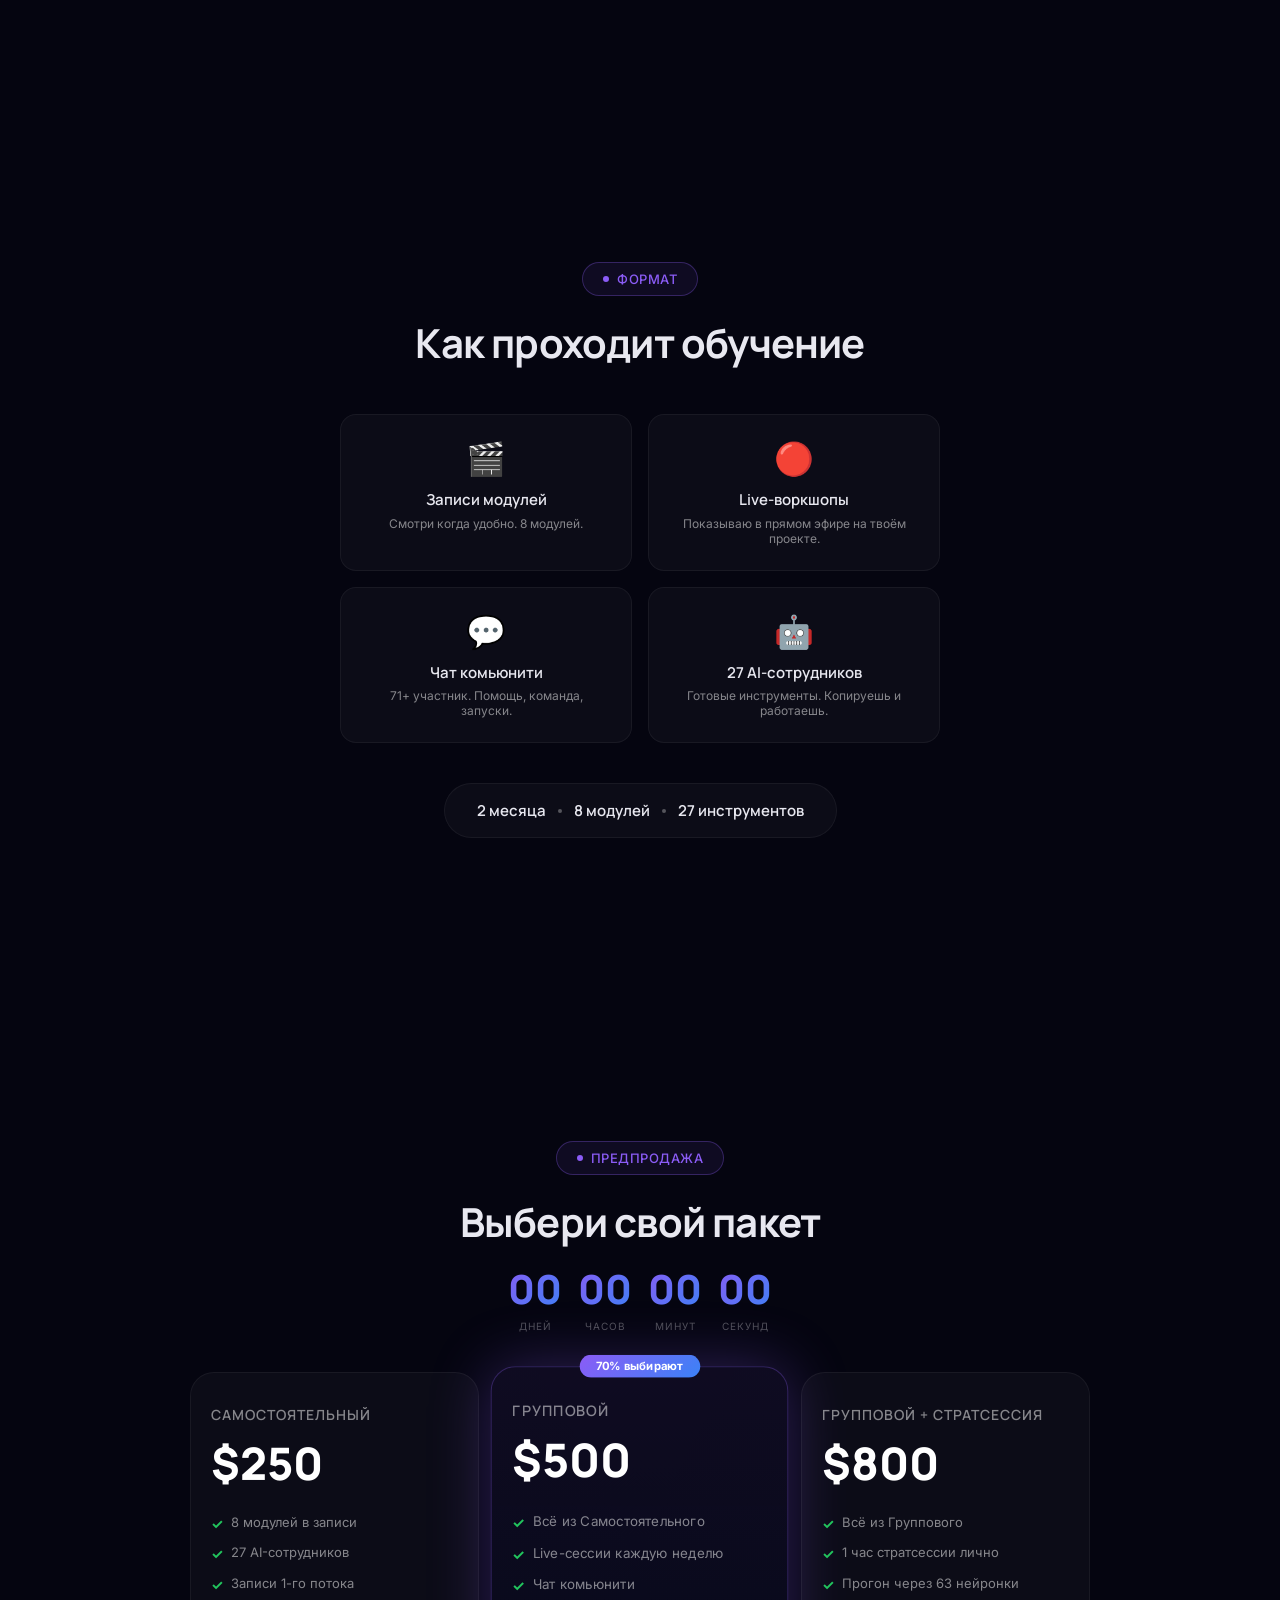
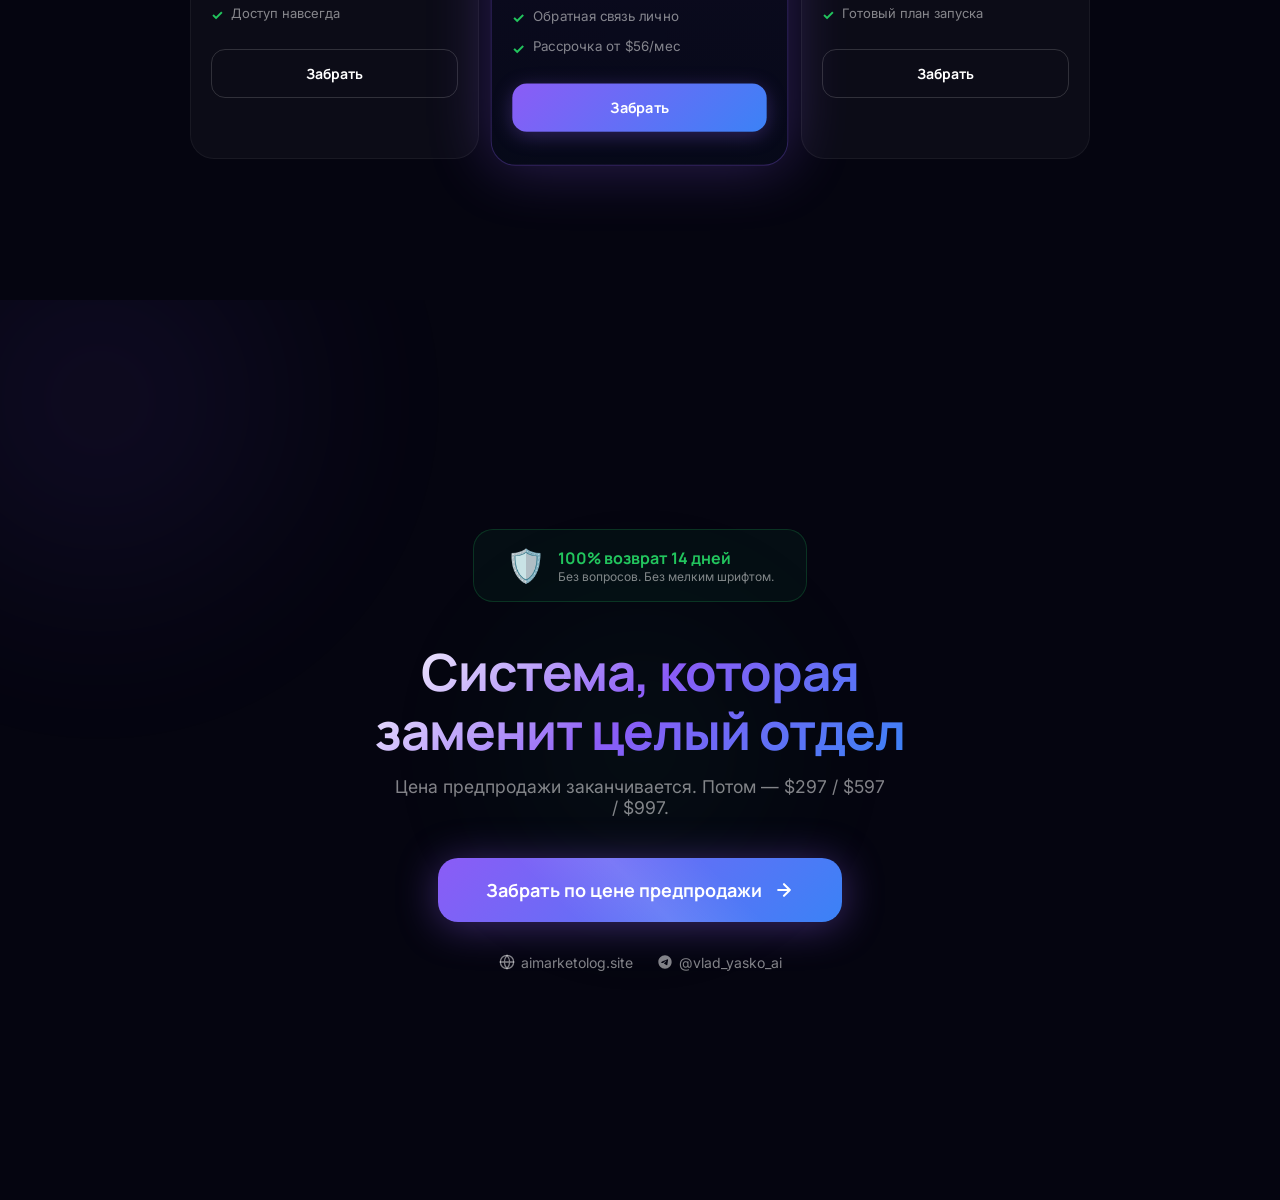
<file: landing/vsl.html>
<!DOCTYPE html>
<html lang="ru">
<head>
<meta charset="UTF-8">
<meta name="viewport" content="width=device-width, initial-scale=1.0, maximum-scale=1.0, user-scalable=no">
<title>AI-Маркетолог | Второй Поток</title>
<link rel="preconnect" href="https://fonts.googleapis.com">
<link rel="preconnect" href="https://fonts.gstatic.com" crossorigin>
<link href="https://fonts.googleapis.com/css2?family=Manrope:wght@300;400;500;600;700;800&family=Inter:wght@300;400;500;600&display=swap" rel="stylesheet">
<style>
*, *::before, *::after { margin: 0; padding: 0; box-sizing: border-box; }

:root {
  --bg-deep: #050510;
  --bg-card: rgba(255,255,255,0.03);
  --bg-card-hover: rgba(255,255,255,0.06);
  --purple: #8b5cf6;
  --blue: #3b82f6;
  --green: #22c55e;
  --cyan: #06b6d4;
  --pink: #ec4899;
  --text: #e8e8f0;
  --text-dim: rgba(255,255,255,0.5);
  --text-muted: rgba(255,255,255,0.3);
  --glow-purple: 0 0 60px rgba(139,92,246,0.3);
  --glow-blue: 0 0 60px rgba(59,130,246,0.3);
  --glow-green: 0 0 60px rgba(34,197,94,0.3);
  --font-display: 'Manrope', sans-serif;
  --font-body: 'Inter', sans-serif;
}

html {
  scroll-snap-type: y mandatory;
  scroll-behavior: smooth;
  overflow-x: hidden;
}

body {
  font-family: var(--font-body);
  background: var(--bg-deep);
  color: var(--text);
  overflow-x: hidden;
  -webkit-font-smoothing: antialiased;
}

/* ========== PROGRESS BAR ========== */
.progress-bar {
  position: fixed;
  top: 0;
  left: 0;
  height: 3px;
  background: linear-gradient(90deg, var(--purple), var(--blue), var(--green));
  z-index: 9999;
  transition: width 0.3s ease;
  box-shadow: 0 0 20px rgba(139,92,246,0.5), 0 0 40px rgba(59,130,246,0.3);
}

/* ========== NAV DOTS ========== */
.nav-dots {
  position: fixed;
  right: 20px;
  top: 50%;
  transform: translateY(-50%);
  z-index: 9998;
  display: flex;
  flex-direction: column;
  gap: 12px;
}
.nav-dots .dot {
  width: 8px;
  height: 8px;
  border-radius: 50%;
  background: rgba(255,255,255,0.15);
  cursor: pointer;
  transition: all 0.4s cubic-bezier(0.16,1,0.3,1);
  border: none;
  padding: 0;
}
.nav-dots .dot.active {
  background: var(--purple);
  box-shadow: 0 0 12px rgba(139,92,246,0.6);
  transform: scale(1.4);
}
.nav-dots .dot:hover {
  background: rgba(255,255,255,0.4);
  transform: scale(1.3);
}

/* ========== SECTIONS ========== */
section {
  min-height: 100vh;
  min-height: 100dvh;
  scroll-snap-align: start;
  scroll-snap-stop: always;
  position: relative;
  display: flex;
  flex-direction: column;
  align-items: center;
  justify-content: center;
  padding: 60px 24px;
  overflow: hidden;
}

/* ========== PARTICLE CANVAS ========== */
#particles {
  position: fixed;
  top: 0;
  left: 0;
  width: 100%;
  height: 100%;
  z-index: 0;
  pointer-events: none;
}

/* ========== VOLUMETRIC ORBS ========== */
.orb {
  position: absolute;
  border-radius: 50%;
  filter: blur(80px);
  opacity: 0.15;
  pointer-events: none;
  will-change: transform;
}
.orb-1 {
  width: 600px; height: 600px;
  background: radial-gradient(circle, var(--purple), transparent 70%);
  top: -200px; left: -200px;
  animation: orbFloat1 20s ease-in-out infinite;
}
.orb-2 {
  width: 500px; height: 500px;
  background: radial-gradient(circle, var(--blue), transparent 70%);
  bottom: -150px; right: -150px;
  animation: orbFloat2 25s ease-in-out infinite;
}
.orb-3 {
  width: 400px; height: 400px;
  background: radial-gradient(circle, var(--green), transparent 70%);
  top: 50%; left: 50%;
  transform: translate(-50%, -50%);
  animation: orbFloat3 18s ease-in-out infinite;
}

@keyframes orbFloat1 {
  0%, 100% { transform: translate(0, 0) scale(1); }
  33% { transform: translate(100px, 50px) scale(1.1); }
  66% { transform: translate(-50px, 100px) scale(0.9); }
}
@keyframes orbFloat2 {
  0%, 100% { transform: translate(0, 0) scale(1); }
  33% { transform: translate(-80px, -60px) scale(1.15); }
  66% { transform: translate(60px, -80px) scale(0.85); }
}
@keyframes orbFloat3 {
  0%, 100% { transform: translate(-50%, -50%) scale(1); }
  50% { transform: translate(-30%, -70%) scale(1.2); }
}

/* ========== REVEAL ANIMATIONS ========== */
.reveal {
  opacity: 0;
  transform: translateY(40px);
  transition: opacity 0.8s cubic-bezier(0.16,1,0.3,1), transform 0.8s cubic-bezier(0.16,1,0.3,1);
}
.reveal.visible {
  opacity: 1;
  transform: translateY(0);
}
.reveal-left {
  opacity: 0;
  transform: translateX(-60px);
  transition: opacity 0.8s cubic-bezier(0.16,1,0.3,1), transform 0.8s cubic-bezier(0.16,1,0.3,1);
}
.reveal-left.visible {
  opacity: 1;
  transform: translateX(0);
}
.reveal-right {
  opacity: 0;
  transform: translateX(60px);
  transition: opacity 0.8s cubic-bezier(0.16,1,0.3,1), transform 0.8s cubic-bezier(0.16,1,0.3,1);
}
.reveal-right.visible {
  opacity: 1;
  transform: translateX(0);
}
.reveal-scale {
  opacity: 0;
  transform: scale(0.85);
  transition: opacity 0.8s cubic-bezier(0.16,1,0.3,1), transform 0.8s cubic-bezier(0.16,1,0.3,1);
}
.reveal-scale.visible {
  opacity: 1;
  transform: scale(1);
}

/* ========== TYPOGRAPHY ========== */
.section-badge {
  display: inline-flex;
  align-items: center;
  gap: 8px;
  padding: 8px 20px;
  border-radius: 100px;
  border: 1px solid rgba(139,92,246,0.3);
  background: rgba(139,92,246,0.08);
  font-family: var(--font-body);
  font-size: 13px;
  font-weight: 500;
  color: var(--purple);
  letter-spacing: 0.5px;
  text-transform: uppercase;
  margin-bottom: 24px;
}
.section-badge::before {
  content: '';
  width: 6px;
  height: 6px;
  border-radius: 50%;
  background: var(--purple);
  animation: pulse-dot 2s ease-in-out infinite;
}
@keyframes pulse-dot {
  0%, 100% { opacity: 1; transform: scale(1); }
  50% { opacity: 0.4; transform: scale(0.7); }
}

h1 {
  font-family: var(--font-display);
  font-weight: 800;
  line-height: 1.05;
  letter-spacing: -0.03em;
}
h2 {
  font-family: var(--font-display);
  font-weight: 700;
  line-height: 1.15;
  letter-spacing: -0.02em;
}
h3 {
  font-family: var(--font-display);
  font-weight: 600;
  line-height: 1.3;
}

.gradient-text {
  background: linear-gradient(135deg, #fff 0%, var(--purple) 50%, var(--blue) 100%);
  -webkit-background-clip: text;
  -webkit-text-fill-color: transparent;
  background-clip: text;
}
.gradient-text-green {
  background: linear-gradient(135deg, #fff 0%, var(--green) 50%, var(--cyan) 100%);
  -webkit-background-clip: text;
  -webkit-text-fill-color: transparent;
  background-clip: text;
}

/* ========== SECTION 1: HERO ========== */
#hero {
  position: relative;
  text-align: center;
}
#hero h1 {
  font-size: clamp(2.8rem, 7vw, 5.5rem);
  max-width: 900px;
  margin-bottom: 24px;
}
#hero .subtitle {
  font-size: clamp(1rem, 2.5vw, 1.35rem);
  color: var(--text-dim);
  max-width: 600px;
  line-height: 1.6;
  margin-bottom: 40px;
  font-weight: 300;
}
.hero-badge {
  display: inline-flex;
  align-items: center;
  gap: 10px;
  padding: 12px 28px;
  border-radius: 100px;
  background: linear-gradient(135deg, rgba(139,92,246,0.15), rgba(59,130,246,0.15));
  border: 1px solid rgba(139,92,246,0.25);
  font-family: var(--font-display);
  font-size: 15px;
  font-weight: 600;
  color: #fff;
  backdrop-filter: blur(10px);
  margin-bottom: 50px;
}
.hero-badge .live-dot {
  width: 8px;
  height: 8px;
  border-radius: 50%;
  background: var(--green);
  box-shadow: 0 0 12px var(--green);
  animation: pulse-dot 1.5s ease-in-out infinite;
}

.hero-cta {
  display: inline-flex;
  align-items: center;
  gap: 10px;
  padding: 16px 40px;
  border-radius: 16px;
  background: linear-gradient(135deg, var(--purple), var(--blue));
  color: #fff;
  font-family: var(--font-display);
  font-size: 16px;
  font-weight: 700;
  text-decoration: none;
  transition: all 0.3s ease;
  box-shadow: 0 4px 30px rgba(139,92,246,0.4);
  border: none;
  cursor: pointer;
}
.hero-cta:hover {
  transform: translateY(-2px);
  box-shadow: 0 8px 40px rgba(139,92,246,0.6);
}

.scroll-hint {
  position: absolute;
  bottom: 40px;
  left: 50%;
  transform: translateX(-50%);
  display: flex;
  flex-direction: column;
  align-items: center;
  gap: 8px;
  color: var(--text-muted);
  font-size: 12px;
  letter-spacing: 2px;
  text-transform: uppercase;
  animation: scrollBounce 2s ease-in-out infinite;
}
.scroll-hint .arrow {
  width: 20px;
  height: 20px;
  border-right: 2px solid var(--text-muted);
  border-bottom: 2px solid var(--text-muted);
  transform: rotate(45deg);
}
@keyframes scrollBounce {
  0%, 100% { transform: translateX(-50%) translateY(0); }
  50% { transform: translateX(-50%) translateY(10px); }
}

/* ========== SECTION 2: PROBLEM ========== */
#problem { text-align: center; }
#problem h2 {
  font-size: clamp(1.6rem, 4vw, 2.8rem);
  max-width: 800px;
  margin-bottom: 48px;
}
.problem-counter {
  font-family: var(--font-display);
  font-size: clamp(4rem, 10vw, 8rem);
  font-weight: 800;
  color: rgba(255,255,255,0.06);
  letter-spacing: -0.04em;
  position: relative;
}
.problem-counter .amount {
  position: relative;
  display: inline-block;
}
.problem-counter .label {
  display: block;
  font-size: clamp(0.9rem, 2vw, 1.2rem);
  color: var(--text-muted);
  font-weight: 400;
  margin-top: 8px;
  letter-spacing: 0;
}
.chaos-icons {
  display: flex;
  flex-wrap: wrap;
  justify-content: center;
  gap: 16px;
  max-width: 500px;
  margin: 0 auto 48px;
}
.chaos-icon {
  width: 56px;
  height: 56px;
  border-radius: 14px;
  background: var(--bg-card);
  border: 1px solid rgba(255,255,255,0.05);
  display: flex;
  align-items: center;
  justify-content: center;
  font-size: 24px;
  animation: chaosFloat var(--dur, 3s) ease-in-out infinite;
  animation-delay: var(--delay, 0s);
  opacity: 0.4;
}
@keyframes chaosFloat {
  0%, 100% { transform: translateY(0) rotate(0deg); opacity: 0.4; }
  50% { transform: translateY(-8px) rotate(3deg); opacity: 0.2; }
}

/* ========== SECTION 3: TURNING POINT ========== */
#turning-point { text-align: center; }
#turning-point h2 {
  font-size: clamp(1.6rem, 4vw, 2.8rem);
  max-width: 700px;
  margin-bottom: 60px;
}
.pipeline {
  display: flex;
  align-items: center;
  gap: 0;
  flex-wrap: wrap;
  justify-content: center;
  max-width: 1000px;
}
.pipeline-step {
  display: flex;
  flex-direction: column;
  align-items: center;
  padding: 16px 10px;
  position: relative;
  opacity: 0.2;
  transition: all 0.6s cubic-bezier(0.16,1,0.3,1);
}
.pipeline-step.lit {
  opacity: 1;
}
.pipeline-step .step-icon {
  width: 56px;
  height: 56px;
  border-radius: 16px;
  display: flex;
  align-items: center;
  justify-content: center;
  font-size: 24px;
  margin-bottom: 10px;
  transition: all 0.6s ease;
  background: var(--bg-card);
  border: 1px solid rgba(255,255,255,0.05);
}
.pipeline-step.lit .step-icon {
  background: linear-gradient(135deg, rgba(139,92,246,0.2), rgba(59,130,246,0.2));
  border-color: rgba(139,92,246,0.3);
  box-shadow: var(--glow-purple);
}
.pipeline-step .step-label {
  font-size: 11px;
  font-weight: 500;
  color: var(--text-dim);
  text-align: center;
  max-width: 80px;
}
.pipeline-arrow {
  color: var(--text-muted);
  font-size: 18px;
  opacity: 0.3;
  margin: 0 2px;
  padding-bottom: 24px;
}

/* ========== SECTION 4: DEEP RESEARCH ========== */
#deep-research { text-align: center; }
#deep-research h2 {
  font-size: clamp(1.6rem, 4vw, 2.8rem);
  max-width: 700px;
  margin-bottom: 16px;
}
#deep-research .sub {
  color: var(--text-dim);
  font-size: clamp(0.9rem, 2vw, 1.1rem);
  margin-bottom: 48px;
  max-width: 500px;
}
.research-grid {
  display: grid;
  grid-template-columns: repeat(3, 1fr);
  gap: 16px;
  max-width: 700px;
  width: 100%;
}
.research-card {
  background: var(--bg-card);
  border: 1px solid rgba(255,255,255,0.05);
  border-radius: 16px;
  padding: 24px 16px;
  text-align: center;
  transition: all 0.4s ease;
}
.research-card:hover {
  background: var(--bg-card-hover);
  border-color: rgba(139,92,246,0.2);
  transform: translateY(-4px);
}
.research-card .num {
  font-family: var(--font-display);
  font-size: 28px;
  font-weight: 800;
  background: linear-gradient(135deg, var(--purple), var(--blue));
  -webkit-background-clip: text;
  -webkit-text-fill-color: transparent;
  margin-bottom: 8px;
}
.research-card .name {
  font-size: 13px;
  font-weight: 500;
  color: var(--text);
  line-height: 1.4;
}
.section-link {
  display: inline-flex;
  align-items: center;
  gap: 8px;
  margin-top: 32px;
  padding: 10px 24px;
  border-radius: 100px;
  border: 1px solid rgba(139,92,246,0.25);
  background: rgba(139,92,246,0.06);
  color: var(--purple);
  font-size: 13px;
  font-weight: 500;
  text-decoration: none;
  transition: all 0.3s ease;
}
.section-link:hover {
  background: rgba(139,92,246,0.15);
  transform: translateY(-2px);
}

/* ========== SECTION 5: 27 EMPLOYEES ========== */
#employees { text-align: center; }
#employees h2 {
  font-size: clamp(1.5rem, 3.5vw, 2.5rem);
  max-width: 700px;
  margin-bottom: 12px;
}
#employees .sub {
  color: var(--text-dim);
  font-size: clamp(0.85rem, 1.8vw, 1rem);
  margin-bottom: 40px;
  max-width: 500px;
}
.employee-grid {
  display: grid;
  grid-template-columns: repeat(auto-fill, minmax(90px, 1fr));
  gap: 8px;
  max-width: 800px;
  width: 100%;
}
.emp-card {
  aspect-ratio: 1;
  border-radius: 12px;
  background: var(--bg-card);
  border: 1px solid rgba(255,255,255,0.04);
  display: flex;
  flex-direction: column;
  align-items: center;
  justify-content: center;
  gap: 4px;
  font-size: 22px;
  opacity: 0;
  transform: scale(0.7);
  transition: all 0.5s cubic-bezier(0.16,1,0.3,1);
  cursor: default;
  position: relative;
}
.emp-card.visible {
  opacity: 1;
  transform: scale(1);
}
.emp-card:hover {
  background: var(--bg-card-hover);
  border-color: rgba(139,92,246,0.2);
  transform: scale(1.08);
}
.emp-card .emp-name {
  font-size: 8px;
  font-weight: 500;
  color: var(--text-muted);
  text-align: center;
  line-height: 1.2;
  padding: 0 4px;
}
.emp-categories {
  display: flex;
  gap: 8px;
  flex-wrap: wrap;
  justify-content: center;
  margin-bottom: 24px;
}
.emp-cat {
  padding: 6px 16px;
  border-radius: 100px;
  font-size: 11px;
  font-weight: 600;
  border: 1px solid;
  cursor: default;
}

/* ========== SECTION 6: VIBE CODING ========== */
#vibe-coding { text-align: center; }
#vibe-coding h2 {
  font-size: clamp(1.5rem, 3.5vw, 2.5rem);
  max-width: 700px;
  margin-bottom: 12px;
}
#vibe-coding .sub {
  color: var(--text-dim);
  font-size: 1rem;
  margin-bottom: 48px;
  max-width: 500px;
}
.code-pipeline {
  display: flex;
  flex-direction: column;
  gap: 4px;
  max-width: 500px;
  width: 100%;
}
.code-step {
  display: flex;
  align-items: center;
  gap: 16px;
  padding: 14px 20px;
  border-radius: 12px;
  background: var(--bg-card);
  border: 1px solid rgba(255,255,255,0.04);
  opacity: 0.3;
  transition: all 0.5s ease;
}
.code-step.lit {
  opacity: 1;
  background: rgba(139,92,246,0.06);
  border-color: rgba(139,92,246,0.15);
}
.code-step .num {
  font-family: var(--font-display);
  font-weight: 800;
  font-size: 20px;
  color: var(--purple);
  min-width: 28px;
}
.code-step .txt {
  font-size: 14px;
  font-weight: 400;
  color: var(--text);
}
.stats-row {
  display: flex;
  gap: 32px;
  margin-top: 40px;
  flex-wrap: wrap;
  justify-content: center;
}
.stat-item {
  text-align: center;
}
.stat-item .stat-num {
  font-family: var(--font-display);
  font-size: clamp(2rem, 5vw, 3rem);
  font-weight: 800;
}
.stat-item .stat-label {
  font-size: 12px;
  color: var(--text-muted);
  margin-top: 4px;
}

/* ========== SECTION 7: CONTENT FACTORY ========== */
#content-factory { text-align: center; }
#content-factory h2 {
  font-size: clamp(1.5rem, 3.5vw, 2.5rem);
  max-width: 600px;
  margin-bottom: 60px;
}
.content-explosion {
  position: relative;
  width: 340px;
  height: 340px;
  margin: 0 auto;
}
.content-center {
  position: absolute;
  top: 50%;
  left: 50%;
  transform: translate(-50%, -50%);
  width: 80px;
  height: 80px;
  border-radius: 20px;
  background: linear-gradient(135deg, var(--purple), var(--blue));
  display: flex;
  align-items: center;
  justify-content: center;
  font-size: 32px;
  font-weight: 800;
  color: #fff;
  box-shadow: 0 0 40px rgba(139,92,246,0.4);
  z-index: 2;
}
.content-item {
  position: absolute;
  padding: 6px 12px;
  border-radius: 10px;
  background: var(--bg-card);
  border: 1px solid rgba(255,255,255,0.06);
  font-size: 11px;
  font-weight: 500;
  color: var(--text-dim);
  white-space: nowrap;
  opacity: 0;
  transform: scale(0.5);
  transition: all 0.6s cubic-bezier(0.34,1.56,0.64,1);
}
.content-item.visible {
  opacity: 1;
  transform: scale(1);
}

/* ========== SECTION 8: TESTIMONIALS ========== */
#testimonials { text-align: center; }
#testimonials h2 {
  font-size: clamp(1.5rem, 3.5vw, 2.5rem);
  margin-bottom: 48px;
}
.quotes-grid {
  display: grid;
  grid-template-columns: repeat(2, 1fr);
  gap: 16px;
  max-width: 700px;
  width: 100%;
}
.quote-card {
  background: var(--bg-card);
  border: 1px solid rgba(255,255,255,0.05);
  border-radius: 20px;
  padding: 24px;
  text-align: left;
  position: relative;
  overflow: hidden;
}
.quote-card::before {
  content: '\201C';
  position: absolute;
  top: 8px;
  left: 16px;
  font-size: 60px;
  font-family: Georgia, serif;
  color: rgba(139,92,246,0.1);
  line-height: 1;
}
.quote-card .text {
  font-size: 14px;
  line-height: 1.6;
  color: var(--text);
  margin-bottom: 16px;
  position: relative;
  z-index: 1;
  font-style: italic;
}
.quote-card .author {
  font-size: 12px;
  font-weight: 600;
  color: var(--purple);
}
.quote-card .role {
  font-size: 11px;
  color: var(--text-muted);
}
.case-card {
  grid-column: 1 / -1;
  background: linear-gradient(135deg, rgba(34,197,94,0.06), rgba(6,182,212,0.06));
  border-color: rgba(34,197,94,0.15);
  text-align: center;
  padding: 32px;
}
.case-card .case-stat {
  font-family: var(--font-display);
  font-size: 3rem;
  font-weight: 800;
  color: var(--green);
  line-height: 1;
}
.case-card .case-label {
  font-size: 13px;
  color: var(--text-dim);
  margin-top: 8px;
}

/* ========== SECTION 9: FOR WHOM ========== */
#for-whom { text-align: center; }
#for-whom h2 {
  font-size: clamp(1.5rem, 3.5vw, 2.5rem);
  margin-bottom: 48px;
}
.whom-cards {
  display: grid;
  grid-template-columns: repeat(3, 1fr);
  gap: 16px;
  max-width: 800px;
  width: 100%;
}
.whom-card {
  background: var(--bg-card);
  border: 1px solid rgba(255,255,255,0.05);
  border-radius: 20px;
  padding: 32px 20px;
  text-align: center;
  transition: all 0.4s ease;
  cursor: default;
}
.whom-card:hover {
  background: var(--bg-card-hover);
  border-color: rgba(139,92,246,0.2);
  transform: translateY(-8px);
  box-shadow: var(--glow-purple);
}
.whom-card .icon {
  font-size: 40px;
  margin-bottom: 16px;
}
.whom-card h3 {
  font-size: 16px;
  margin-bottom: 12px;
  color: #fff;
}
.whom-card p {
  font-size: 13px;
  line-height: 1.6;
  color: var(--text-dim);
}

/* ========== SECTION 10: HOW IT WORKS ========== */
#how-it-works { text-align: center; }
#how-it-works h2 {
  font-size: clamp(1.5rem, 3.5vw, 2.5rem);
  margin-bottom: 48px;
}
.format-grid {
  display: grid;
  grid-template-columns: repeat(2, 1fr);
  gap: 16px;
  max-width: 600px;
  width: 100%;
  margin-bottom: 40px;
}
.format-card {
  background: var(--bg-card);
  border: 1px solid rgba(255,255,255,0.05);
  border-radius: 16px;
  padding: 24px;
  text-align: center;
}
.format-card .icon { font-size: 32px; margin-bottom: 12px; }
.format-card h3 { font-size: 15px; margin-bottom: 6px; }
.format-card p { font-size: 12px; color: var(--text-dim); }
.timeline-strip {
  display: flex;
  align-items: center;
  gap: 12px;
  padding: 16px 32px;
  border-radius: 100px;
  background: var(--bg-card);
  border: 1px solid rgba(255,255,255,0.05);
  font-family: var(--font-display);
  font-weight: 600;
  font-size: 15px;
}
.timeline-strip .sep {
  width: 4px;
  height: 4px;
  border-radius: 50%;
  background: var(--text-muted);
}

/* ========== SECTION 11: PACKAGES ========== */
#packages { text-align: center; }
#packages h2 {
  font-size: clamp(1.5rem, 3.5vw, 2.5rem);
  margin-bottom: 16px;
}
.countdown {
  display: flex;
  gap: 16px;
  margin-bottom: 40px;
  justify-content: center;
}
.cd-item {
  display: flex;
  flex-direction: column;
  align-items: center;
  gap: 4px;
}
.cd-item .cd-num {
  font-family: var(--font-display);
  font-size: clamp(1.8rem, 4vw, 2.5rem);
  font-weight: 800;
  background: linear-gradient(135deg, var(--purple), var(--blue));
  -webkit-background-clip: text;
  -webkit-text-fill-color: transparent;
  min-width: 50px;
  text-align: center;
}
.cd-item .cd-label {
  font-size: 10px;
  color: var(--text-muted);
  text-transform: uppercase;
  letter-spacing: 1px;
}
.packages-grid {
  display: grid;
  grid-template-columns: repeat(3, 1fr);
  gap: 16px;
  max-width: 900px;
  width: 100%;
}
.pkg-card {
  background: var(--bg-card);
  border: 1px solid rgba(255,255,255,0.05);
  border-radius: 24px;
  padding: 32px 20px;
  text-align: left;
  position: relative;
  transition: all 0.4s ease;
}
.pkg-card.featured {
  background: linear-gradient(180deg, rgba(139,92,246,0.08), rgba(59,130,246,0.04));
  border-color: rgba(139,92,246,0.3);
  box-shadow: var(--glow-purple);
  transform: scale(1.03);
}
.pkg-card .pkg-badge {
  position: absolute;
  top: -12px;
  left: 50%;
  transform: translateX(-50%);
  padding: 4px 16px;
  border-radius: 100px;
  background: linear-gradient(135deg, var(--purple), var(--blue));
  font-size: 11px;
  font-weight: 700;
  color: #fff;
  white-space: nowrap;
}
.pkg-card .pkg-name {
  font-family: var(--font-display);
  font-size: 14px;
  font-weight: 600;
  color: var(--text-dim);
  margin-bottom: 8px;
  text-transform: uppercase;
  letter-spacing: 1px;
}
.pkg-card .pkg-price {
  font-family: var(--font-display);
  font-size: clamp(2rem, 5vw, 2.8rem);
  font-weight: 800;
  color: #fff;
  margin-bottom: 20px;
}
.pkg-card .pkg-features {
  list-style: none;
  display: flex;
  flex-direction: column;
  gap: 10px;
  margin-bottom: 24px;
}
.pkg-card .pkg-features li {
  display: flex;
  align-items: flex-start;
  gap: 8px;
  font-size: 13px;
  color: var(--text-dim);
  line-height: 1.4;
}
.pkg-card .pkg-features li::before {
  content: '\2713';
  color: var(--green);
  font-weight: 700;
  font-size: 14px;
  flex-shrink: 0;
  margin-top: 1px;
}
.pkg-btn {
  display: block;
  width: 100%;
  padding: 14px;
  border-radius: 14px;
  text-align: center;
  font-family: var(--font-display);
  font-size: 14px;
  font-weight: 700;
  text-decoration: none;
  transition: all 0.3s ease;
  border: none;
  cursor: pointer;
}
.pkg-btn-outline {
  background: transparent;
  border: 1px solid rgba(255,255,255,0.15);
  color: #fff;
}
.pkg-btn-outline:hover {
  background: rgba(255,255,255,0.05);
  border-color: rgba(255,255,255,0.3);
}
.pkg-btn-primary {
  background: linear-gradient(135deg, var(--purple), var(--blue));
  color: #fff;
  box-shadow: 0 4px 20px rgba(139,92,246,0.3);
}
.pkg-btn-primary:hover {
  box-shadow: 0 8px 30px rgba(139,92,246,0.5);
  transform: translateY(-2px);
}

/* ========== SECTION 12: GUARANTEE + CTA ========== */
#cta-final { text-align: center; }
.guarantee-badge {
  display: inline-flex;
  align-items: center;
  gap: 12px;
  padding: 16px 32px;
  border-radius: 20px;
  border: 1px solid rgba(34,197,94,0.2);
  background: rgba(34,197,94,0.05);
  margin-bottom: 40px;
}
.guarantee-badge .shield {
  font-size: 32px;
}
.guarantee-badge .g-text {
  text-align: left;
}
.guarantee-badge .g-title {
  font-family: var(--font-display);
  font-size: 16px;
  font-weight: 700;
  color: var(--green);
}
.guarantee-badge .g-sub {
  font-size: 12px;
  color: var(--text-dim);
}
#cta-final h2 {
  font-size: clamp(1.8rem, 5vw, 3.2rem);
  max-width: 700px;
  margin-bottom: 16px;
}
#cta-final .sub {
  color: var(--text-dim);
  font-size: 1.1rem;
  margin-bottom: 40px;
  max-width: 500px;
}
.final-cta {
  display: inline-flex;
  align-items: center;
  gap: 12px;
  padding: 20px 48px;
  border-radius: 20px;
  background: linear-gradient(135deg, var(--purple), var(--blue));
  color: #fff;
  font-family: var(--font-display);
  font-size: 18px;
  font-weight: 700;
  text-decoration: none;
  transition: all 0.3s ease;
  box-shadow: 0 4px 40px rgba(139,92,246,0.4);
  border: none;
  cursor: pointer;
  position: relative;
  overflow: hidden;
}
.final-cta::after {
  content: '';
  position: absolute;
  top: -50%;
  left: -50%;
  width: 200%;
  height: 200%;
  background: linear-gradient(45deg, transparent 40%, rgba(255,255,255,0.1) 50%, transparent 60%);
  animation: shimmer 3s ease-in-out infinite;
}
@keyframes shimmer {
  0% { transform: translateX(-100%) rotate(0deg); }
  100% { transform: translateX(100%) rotate(0deg); }
}
.final-cta:hover {
  transform: translateY(-3px) scale(1.02);
  box-shadow: 0 8px 60px rgba(139,92,246,0.6);
}
.contact-info {
  margin-top: 32px;
  display: flex;
  gap: 24px;
  justify-content: center;
  flex-wrap: wrap;
}
.contact-info a {
  color: var(--text-dim);
  font-size: 14px;
  text-decoration: none;
  transition: color 0.3s;
  display: flex;
  align-items: center;
  gap: 6px;
}
.contact-info a:hover { color: var(--purple); }

/* ========== RESPONSIVE ========== */
@media (max-width: 768px) {
  section { padding: 40px 20px; }
  .nav-dots { right: 10px; gap: 8px; }
  .nav-dots .dot { width: 6px; height: 6px; }
  .research-grid { grid-template-columns: repeat(2, 1fr); }
  .employee-grid { grid-template-columns: repeat(5, 1fr); gap: 6px; }
  .emp-card { font-size: 18px; }
  .emp-card .emp-name { font-size: 7px; }
  .quotes-grid { grid-template-columns: 1fr; }
  .whom-cards { grid-template-columns: 1fr; gap: 12px; }
  .format-grid { grid-template-columns: 1fr; }
  .packages-grid { grid-template-columns: 1fr; gap: 12px; }
  .pkg-card.featured { transform: none; }
  .pipeline { gap: 0; }
  .pipeline-step { padding: 8px 4px; }
  .pipeline-step .step-icon { width: 44px; height: 44px; font-size: 18px; }
  .pipeline-step .step-label { font-size: 9px; max-width: 60px; }
  .pipeline-arrow { font-size: 14px; margin: 0; }
  .content-explosion { width: 280px; height: 280px; }
  .scroll-hint { display: none; }
  .chaos-icons { gap: 10px; }
  .chaos-icon { width: 44px; height: 44px; font-size: 18px; }
}

@media (max-width: 480px) {
  .employee-grid { grid-template-columns: repeat(4, 1fr); }
  .research-grid { grid-template-columns: 1fr 1fr; gap: 10px; }
  .research-card { padding: 16px 10px; }
  .packages-grid { gap: 24px; }
  .hero-cta { padding: 14px 32px; font-size: 15px; }
  .code-pipeline { gap: 3px; }
  .code-step { padding: 10px 14px; gap: 12px; }
}

/* ========== BOKEH LAYER ========== */
.bokeh {
  position: fixed;
  top: 0;
  left: 0;
  width: 100%;
  height: 100%;
  pointer-events: none;
  z-index: 1;
  overflow: hidden;
}
.bokeh-dot {
  position: absolute;
  border-radius: 50%;
  opacity: 0;
  animation: bokehFloat linear infinite;
}
@keyframes bokehFloat {
  0% { opacity: 0; transform: translateY(100vh) scale(0.5); }
  10% { opacity: var(--opa, 0.15); }
  90% { opacity: var(--opa, 0.15); }
  100% { opacity: 0; transform: translateY(-20vh) scale(1.2); }
}
</style>
</head>
<body>

<!-- Progress Bar -->
<div class="progress-bar" id="progressBar" style="width: 0%"></div>

<!-- Nav Dots -->
<nav class="nav-dots" id="navDots"></nav>

<!-- Particle Canvas -->
<canvas id="particles"></canvas>

<!-- Bokeh Layer -->
<div class="bokeh" id="bokeh"></div>

<!-- ========== SECTION 1: HERO ========== -->
<section id="hero">
  <div class="orb orb-1"></div>
  <div class="orb orb-2"></div>
  <div class="orb orb-3"></div>

  <div class="hero-badge reveal" style="transition-delay: 0.1s">
    <span class="live-dot"></span>
    Второй поток | Старт 15 апреля
  </div>

  <h1 class="gradient-text reveal" style="transition-delay: 0.3s">
    Обучись нейронкам.<br>x10 к продуктивности.
  </h1>

  <p class="subtitle reveal" style="transition-delay: 0.5s">
    Делегируй 80% рутины. Внедри AI-маркетинг.<br>
    Замени себе целый отдел за 2 месяца.
  </p>

  <a href="https://aimarketolog.site" target="_blank" class="hero-cta reveal" style="transition-delay: 0.7s">
    Забрать место
    <svg width="18" height="18" viewBox="0 0 24 24" fill="none" stroke="currentColor" stroke-width="2.5" stroke-linecap="round" stroke-linejoin="round"><path d="M5 12h14M12 5l7 7-7 7"/></svg>
  </a>

  <div class="scroll-hint">
    <span>Скролль</span>
    <div class="arrow"></div>
  </div>
</section>

<!-- ========== SECTION 2: PROBLEM ========== -->
<section id="problem">
  <div class="section-badge reveal">Проблема</div>

  <div class="chaos-icons reveal" style="transition-delay: 0.2s">
    <div class="chaos-icon" style="--dur: 3s; --delay: 0s">🤖</div>
    <div class="chaos-icon" style="--dur: 3.5s; --delay: 0.2s">📱</div>
    <div class="chaos-icon" style="--dur: 2.8s; --delay: 0.4s">💬</div>
    <div class="chaos-icon" style="--dur: 3.2s; --delay: 0.6s">📺</div>
    <div class="chaos-icon" style="--dur: 3.7s; --delay: 0.1s">🧠</div>
    <div class="chaos-icon" style="--dur: 2.9s; --delay: 0.3s">📚</div>
    <div class="chaos-icon" style="--dur: 3.4s; --delay: 0.5s">💸</div>
    <div class="chaos-icon" style="--dur: 3.1s; --delay: 0.7s">🤯</div>
  </div>

  <h2 class="reveal" style="transition-delay: 0.3s">
    Подписался на 30 каналов про AI.<br>
    Попробовал ChatGPT. Купил курс за $300.
  </h2>

  <div class="problem-counter reveal-scale" style="transition-delay: 0.5s">
    <span class="amount">$<span class="counter" data-target="0">0</span></span>
    <span class="label">заработано</span>
  </div>
</section>

<!-- ========== SECTION 3: TURNING POINT ========== -->
<section id="turning-point">
  <div class="section-badge reveal">Поворотный момент</div>

  <h2 class="reveal" style="transition-delay: 0.2s">
    Один человек. <span class="gradient-text">30+ нейронок.</span><br>Система.
  </h2>

  <div class="pipeline reveal" style="transition-delay: 0.4s" id="pipeline">
    <div class="pipeline-step" data-step="0">
      <div class="step-icon">🔍</div>
      <div class="step-label">Research</div>
    </div>
    <div class="pipeline-arrow">&#8594;</div>
    <div class="pipeline-step" data-step="1">
      <div class="step-icon">📦</div>
      <div class="step-label">Упаковка</div>
    </div>
    <div class="pipeline-arrow">&#8594;</div>
    <div class="pipeline-step" data-step="2">
      <div class="step-icon">💻</div>
      <div class="step-label">Сайты</div>
    </div>
    <div class="pipeline-arrow">&#8594;</div>
    <div class="pipeline-step" data-step="3">
      <div class="step-icon">✍️</div>
      <div class="step-label">Контент</div>
    </div>
    <div class="pipeline-arrow">&#8594;</div>
    <div class="pipeline-step" data-step="4">
      <div class="step-icon">🎨</div>
      <div class="step-label">Визуал</div>
    </div>
    <div class="pipeline-arrow">&#8594;</div>
    <div class="pipeline-step" data-step="5">
      <div class="step-icon">🔄</div>
      <div class="step-label">Воронки</div>
    </div>
    <div class="pipeline-arrow">&#8594;</div>
    <div class="pipeline-step" data-step="6">
      <div class="step-icon">⚡</div>
      <div class="step-label">Автоматизация</div>
    </div>
  </div>
</section>

<!-- ========== SECTION 4: DEEP RESEARCH ========== -->
<section id="deep-research">
  <div class="section-badge reveal">Шаг 1</div>

  <h2 class="reveal" style="transition-delay: 0.2s">
    <span class="gradient-text">Полная картина рынка</span><br>за 1 день
  </h2>

  <p class="sub reveal" style="transition-delay: 0.3s">
    Авторский метод Deep Research из 6 шагов
  </p>

  <div class="research-grid">
    <div class="research-card reveal" style="transition-delay: 0.3s">
      <div class="num">01</div>
      <div class="name">ДНК бизнеса</div>
    </div>
    <div class="research-card reveal" style="transition-delay: 0.4s">
      <div class="num">02</div>
      <div class="name">Метапромтинг</div>
    </div>
    <div class="research-card reveal" style="transition-delay: 0.5s">
      <div class="num">03</div>
      <div class="name">Мультивселенная</div>
    </div>
    <div class="research-card reveal" style="transition-delay: 0.6s">
      <div class="num">04</div>
      <div class="name">NotebookLM</div>
    </div>
    <div class="research-card reveal" style="transition-delay: 0.7s">
      <div class="num">05</div>
      <div class="name">Допрос</div>
    </div>
    <div class="research-card reveal" style="transition-delay: 0.8s">
      <div class="num">06</div>
      <div class="name">Формула</div>
    </div>
  </div>

  <a href="https://deep-research-guide.vercel.app" target="_blank" class="section-link reveal" style="transition-delay: 0.9s">
    Посмотреть метод
    <svg width="14" height="14" viewBox="0 0 24 24" fill="none" stroke="currentColor" stroke-width="2" stroke-linecap="round" stroke-linejoin="round"><path d="M7 17L17 7M17 7H7M17 7v10"/></svg>
  </a>
</section>

<!-- ========== SECTION 5: 27 EMPLOYEES ========== -->
<section id="employees">
  <div class="section-badge reveal">Ядро системы</div>

  <h2 class="reveal" style="transition-delay: 0.2s">
    Это не курс по промптам. Это<br><span class="gradient-text">27 готовых AI-сотрудников.</span>
  </h2>

  <div class="emp-categories reveal" style="transition-delay: 0.3s">
    <span class="emp-cat" style="color: var(--purple); border-color: rgba(139,92,246,0.3); background: rgba(139,92,246,0.08);">Исследование ЦА</span>
    <span class="emp-cat" style="color: var(--blue); border-color: rgba(59,130,246,0.3); background: rgba(59,130,246,0.08);">Продукт</span>
    <span class="emp-cat" style="color: var(--green); border-color: rgba(34,197,94,0.3); background: rgba(34,197,94,0.08);">Контент (9)</span>
    <span class="emp-cat" style="color: var(--cyan); border-color: rgba(6,182,212,0.3); background: rgba(6,182,212,0.08);">Воронки</span>
    <span class="emp-cat" style="color: var(--pink); border-color: rgba(236,72,153,0.3); background: rgba(236,72,153,0.08);">Продажи</span>
  </div>

  <div class="employee-grid" id="empGrid">
    <!-- Generated by JS -->
  </div>

  <a href="https://virtual-employees-kappa.vercel.app" target="_blank" class="section-link reveal" style="transition-delay: 0.4s">
    Каталог сотрудников
    <svg width="14" height="14" viewBox="0 0 24 24" fill="none" stroke="currentColor" stroke-width="2" stroke-linecap="round" stroke-linejoin="round"><path d="M7 17L17 7M17 7H7M17 7v10"/></svg>
  </a>
</section>

<!-- ========== SECTION 6: VIBE CODING ========== -->
<section id="vibe-coding">
  <div class="orb orb-2" style="opacity: 0.08;"></div>
  <div class="section-badge reveal">Вайб-кодинг</div>

  <h2 class="reveal" style="transition-delay: 0.2s">
    Сайт голосом за 2 часа.<br><span class="gradient-text-green">6 лендингов за 1.5 часа.</span>
  </h2>

  <p class="sub reveal" style="transition-delay: 0.3s">
    Без кода. Без дизайнера. Без верстальщика.
  </p>

  <div class="code-pipeline" id="codePipeline">
    <div class="code-step" data-cs="0"><span class="num">1</span><span class="txt">Промт-бриф проекта</span></div>
    <div class="code-step" data-cs="1"><span class="num">2</span><span class="txt">HTML-генерация</span></div>
    <div class="code-step" data-cs="2"><span class="num">3</span><span class="txt">Стилизация + анимации</span></div>
    <div class="code-step" data-cs="3"><span class="num">4</span><span class="txt">Мобильная адаптация</span></div>
    <div class="code-step" data-cs="4"><span class="num">5</span><span class="txt">Интерактив (квизы, формы)</span></div>
    <div class="code-step" data-cs="5"><span class="num">6</span><span class="txt">Деплой на Vercel</span></div>
    <div class="code-step" data-cs="6"><span class="num">7</span><span class="txt">Аналитика + оптимизация</span></div>
  </div>

  <div class="stats-row reveal" style="transition-delay: 0.5s">
    <div class="stat-item">
      <div class="stat-num gradient-text-green">$<span class="counter" data-target="3000">0</span></div>
      <div class="stat-label">экономия на подрядчиках</div>
    </div>
    <div class="stat-item">
      <div class="stat-num gradient-text">0</div>
      <div class="stat-label">строк кода</div>
    </div>
  </div>
</section>

<!-- ========== SECTION 7: CONTENT FACTORY ========== -->
<section id="content-factory">
  <div class="section-badge reveal">Контент-завод</div>

  <h2 class="reveal" style="transition-delay: 0.2s">
    Из <span class="gradient-text">1 единицы контента</span><br>16 готовых форматов
  </h2>

  <div class="content-explosion reveal-scale" style="transition-delay: 0.4s" id="contentExplosion">
    <div class="content-center">1</div>
    <!-- Items positioned by JS -->
  </div>

  <div class="stats-row reveal" style="transition-delay: 0.6s">
    <div class="stat-item">
      <div class="stat-num gradient-text"><span class="counter" data-target="30">0</span> мин</div>
      <div class="stat-label">контент-план на месяц</div>
    </div>
  </div>
</section>

<!-- ========== SECTION 8: TESTIMONIALS ========== -->
<section id="testimonials">
  <div class="section-badge reveal">Отзывы первого потока</div>

  <h2 class="reveal" style="transition-delay: 0.2s">Что говорят ученики</h2>

  <div class="quotes-grid">
    <div class="quote-card reveal-left" style="transition-delay: 0.3s">
      <div class="text">Сижу, делаю домашку и охереваю. Вот реально охереваю, потому что понимаю, насколько это всё упрощает жизнь.</div>
      <div class="author">Виктория</div>
      <div class="role">HR-рекрутинг</div>
    </div>
    <div class="quote-card reveal-right" style="transition-delay: 0.4s">
      <div class="text">Это может решить 80% моих запросов! У меня прямо азарт!</div>
      <div class="author">Татьяна</div>
      <div class="role">Бизнес-психолог</div>
    </div>
    <div class="quote-card reveal-left" style="transition-delay: 0.5s">
      <div class="text">Прям разработчиком себя чувствую. Пилит мне расширение для хрома!</div>
      <div class="author">Александра</div>
      <div class="role">Ученица 1-го потока</div>
    </div>
    <div class="quote-card reveal-right" style="transition-delay: 0.6s">
      <div class="text">Нужно быть полным долбоебом, чтобы не заработать на этом.</div>
      <div class="author">Андрей</div>
      <div class="role">Предприниматель</div>
    </div>
    <div class="case-card reveal-scale" style="transition-delay: 0.7s">
      <div class="case-stat"><span class="counter" data-target="2288">0</span></div>
      <div class="case-label">пользователей за 2 дня. $0 на рекламу.<br>Кейс Дофаминомика.</div>
    </div>
  </div>
</section>

<!-- ========== SECTION 9: FOR WHOM ========== -->
<section id="for-whom">
  <div class="section-badge reveal">Для кого</div>

  <h2 class="reveal" style="transition-delay: 0.2s">Три типа людей</h2>

  <div class="whom-cards">
    <div class="whom-card reveal" style="transition-delay: 0.3s">
      <div class="icon">🎯</div>
      <h3>Эксперты</h3>
      <p>Задолбались платить продюсеру, SMM-щику и дизайнеру. Хотят делать всё сами, но быстро.</p>
    </div>
    <div class="whom-card reveal" style="transition-delay: 0.4s">
      <div class="icon">🚀</div>
      <h3>Маркетологи</h3>
      <p>Хотят ломать рынок. Вести 10 проектов в одиночку. Стать AI-продюсером.</p>
    </div>
    <div class="whom-card reveal" style="transition-delay: 0.5s">
      <div class="icon">⚡</div>
      <h3>AI-стартаперы</h3>
      <p>Видят, что классический инфобиз умирает. Запускают микро-сервисы и приложения.</p>
    </div>
  </div>
</section>

<!-- ========== SECTION 10: HOW IT WORKS ========== -->
<section id="how-it-works">
  <div class="section-badge reveal">Формат</div>

  <h2 class="reveal" style="transition-delay: 0.2s">Как проходит обучение</h2>

  <div class="format-grid">
    <div class="format-card reveal" style="transition-delay: 0.3s">
      <div class="icon">🎬</div>
      <h3>Записи модулей</h3>
      <p>Смотри когда удобно. 8 модулей.</p>
    </div>
    <div class="format-card reveal" style="transition-delay: 0.4s">
      <div class="icon">🔴</div>
      <h3>Live-воркшопы</h3>
      <p>Показываю в прямом эфире на твоём проекте.</p>
    </div>
    <div class="format-card reveal" style="transition-delay: 0.5s">
      <div class="icon">💬</div>
      <h3>Чат комьюнити</h3>
      <p>71+ участник. Помощь, команда, запуски.</p>
    </div>
    <div class="format-card reveal" style="transition-delay: 0.6s">
      <div class="icon">🤖</div>
      <h3>27 AI-сотрудников</h3>
      <p>Готовые инструменты. Копируешь и работаешь.</p>
    </div>
  </div>

  <div class="timeline-strip reveal" style="transition-delay: 0.7s">
    <span>2 месяца</span>
    <span class="sep"></span>
    <span>8 модулей</span>
    <span class="sep"></span>
    <span>27 инструментов</span>
  </div>
</section>

<!-- ========== SECTION 11: PACKAGES ========== -->
<section id="packages">
  <div class="section-badge reveal">Предпродажа</div>

  <h2 class="reveal" style="transition-delay: 0.2s">Выбери свой пакет</h2>

  <div class="countdown reveal" style="transition-delay: 0.3s" id="countdown">
    <div class="cd-item"><div class="cd-num" id="cd-days">00</div><div class="cd-label">дней</div></div>
    <div class="cd-item"><div class="cd-num" id="cd-hours">00</div><div class="cd-label">часов</div></div>
    <div class="cd-item"><div class="cd-num" id="cd-mins">00</div><div class="cd-label">минут</div></div>
    <div class="cd-item"><div class="cd-num" id="cd-secs">00</div><div class="cd-label">секунд</div></div>
  </div>

  <div class="packages-grid">
    <div class="pkg-card reveal" style="transition-delay: 0.4s">
      <div class="pkg-name">Самостоятельный</div>
      <div class="pkg-price">$250</div>
      <ul class="pkg-features">
        <li>8 модулей в записи</li>
        <li>27 AI-сотрудников</li>
        <li>Записи 1-го потока</li>
        <li>Доступ навсегда</li>
      </ul>
      <a href="https://www.wayforpay.com/button/b4b88fc09806e" target="_blank" class="pkg-btn pkg-btn-outline">Забрать</a>
    </div>

    <div class="pkg-card featured reveal" style="transition-delay: 0.5s">
      <div class="pkg-badge">70% выбирают</div>
      <div class="pkg-name">Групповой</div>
      <div class="pkg-price">$500</div>
      <ul class="pkg-features">
        <li>Всё из Самостоятельного</li>
        <li>Live-сессии каждую неделю</li>
        <li>Чат комьюнити</li>
        <li>Обратная связь лично</li>
        <li>Рассрочка от $56/мес</li>
      </ul>
      <a href="https://www.wayforpay.com/button/b563de27d9ab2" target="_blank" class="pkg-btn pkg-btn-primary">Забрать</a>
    </div>

    <div class="pkg-card reveal" style="transition-delay: 0.6s">
      <div class="pkg-name">Групповой + Стратсессия</div>
      <div class="pkg-price">$800</div>
      <ul class="pkg-features">
        <li>Всё из Группового</li>
        <li>1 час стратсессии лично</li>
        <li>Прогон через 63 нейронки</li>
        <li>Готовый план запуска</li>
      </ul>
      <a href="https://www.wayforpay.com/button/b0b93a3e39e7b" target="_blank" class="pkg-btn pkg-btn-outline">Забрать</a>
    </div>
  </div>
</section>

<!-- ========== SECTION 12: GUARANTEE + CTA ========== -->
<section id="cta-final">
  <div class="orb orb-1" style="opacity: 0.1;"></div>
  <div class="orb orb-3" style="opacity: 0.08;"></div>

  <div class="guarantee-badge reveal" style="transition-delay: 0.1s">
    <div class="shield">🛡️</div>
    <div class="g-text">
      <div class="g-title">100% возврат 14 дней</div>
      <div class="g-sub">Без вопросов. Без мелким шрифтом.</div>
    </div>
  </div>

  <h2 class="gradient-text reveal" style="transition-delay: 0.3s">
    Система, которая<br>заменит целый отдел
  </h2>

  <p class="sub reveal" style="transition-delay: 0.4s">
    Цена предпродажи заканчивается. Потом — $297 / $597 / $997.
  </p>

  <a href="https://aimarketolog.site" target="_blank" class="final-cta reveal" style="transition-delay: 0.5s">
    Забрать по цене предпродажи
    <svg width="20" height="20" viewBox="0 0 24 24" fill="none" stroke="currentColor" stroke-width="2.5" stroke-linecap="round" stroke-linejoin="round"><path d="M5 12h14M12 5l7 7-7 7"/></svg>
  </a>

  <div class="contact-info reveal" style="transition-delay: 0.7s">
    <a href="https://aimarketolog.site" target="_blank">
      <svg width="16" height="16" viewBox="0 0 24 24" fill="none" stroke="currentColor" stroke-width="2" stroke-linecap="round" stroke-linejoin="round"><circle cx="12" cy="12" r="10"/><path d="M2 12h20M12 2a15.3 15.3 0 014 10 15.3 15.3 0 01-4 10 15.3 15.3 0 01-4-10A15.3 15.3 0 0112 2z"/></svg>
      aimarketolog.site
    </a>
    <a href="https://t.me/vlad_yasko_ai" target="_blank">
      <svg width="16" height="16" viewBox="0 0 24 24" fill="currentColor"><path d="M12 2C6.48 2 2 6.48 2 12s4.48 10 10 10 10-4.48 10-10S17.52 2 12 2zm4.64 6.8c-.15 1.58-.8 5.42-1.13 7.19-.14.75-.42 1-.68 1.03-.58.05-1.02-.38-1.58-.75-.88-.58-1.38-.94-2.23-1.5-.99-.65-.35-1.01.22-1.59.15-.15 2.71-2.48 2.76-2.69a.2.2 0 00-.05-.18c-.06-.05-.14-.03-.21-.02-.09.02-1.49.95-4.22 2.79-.4.27-.76.41-1.08.4-.36-.01-1.04-.2-1.55-.37-.63-.2-1.12-.31-1.08-.66.02-.18.27-.36.74-.55 2.92-1.27 4.86-2.11 5.83-2.51 2.78-1.16 3.35-1.36 3.73-1.36.08 0 .27.02.39.12.1.08.13.19.14.27-.01.06.01.24 0 .38z"/></svg>
      @vlad_yasko_ai
    </a>
  </div>
</section>

<script>
(function() {
  'use strict';

  // ========== PARTICLES ==========
  const canvas = document.getElementById('particles');
  const ctx = canvas.getContext('2d');
  let particles = [];
  const PARTICLE_COUNT = 60;

  function resizeCanvas() {
    canvas.width = window.innerWidth;
    canvas.height = window.innerHeight;
  }
  resizeCanvas();
  window.addEventListener('resize', resizeCanvas);

  class Particle {
    constructor() { this.reset(); }
    reset() {
      this.x = Math.random() * canvas.width;
      this.y = Math.random() * canvas.height;
      this.size = Math.random() * 1.5 + 0.5;
      this.speedX = (Math.random() - 0.5) * 0.3;
      this.speedY = (Math.random() - 0.5) * 0.3;
      this.opacity = Math.random() * 0.3 + 0.05;
    }
    update() {
      this.x += this.speedX;
      this.y += this.speedY;
      if (this.x < 0 || this.x > canvas.width) this.speedX *= -1;
      if (this.y < 0 || this.y > canvas.height) this.speedY *= -1;
    }
    draw() {
      ctx.beginPath();
      ctx.arc(this.x, this.y, this.size, 0, Math.PI * 2);
      ctx.fillStyle = `rgba(139, 92, 246, ${this.opacity})`;
      ctx.fill();
    }
  }

  for (let i = 0; i < PARTICLE_COUNT; i++) particles.push(new Particle());

  function animateParticles() {
    ctx.clearRect(0, 0, canvas.width, canvas.height);
    particles.forEach(p => { p.update(); p.draw(); });

    // Draw connections
    for (let i = 0; i < particles.length; i++) {
      for (let j = i + 1; j < particles.length; j++) {
        const dx = particles[i].x - particles[j].x;
        const dy = particles[i].y - particles[j].y;
        const dist = Math.sqrt(dx * dx + dy * dy);
        if (dist < 120) {
          ctx.beginPath();
          ctx.moveTo(particles[i].x, particles[i].y);
          ctx.lineTo(particles[j].x, particles[j].y);
          ctx.strokeStyle = `rgba(139, 92, 246, ${0.03 * (1 - dist / 120)})`;
          ctx.lineWidth = 0.5;
          ctx.stroke();
        }
      }
    }
    requestAnimationFrame(animateParticles);
  }
  animateParticles();

  // ========== BOKEH ==========
  const bokeh = document.getElementById('bokeh');
  const bokehColors = ['rgba(139,92,246,', 'rgba(59,130,246,', 'rgba(34,197,94,', 'rgba(236,72,153,'];
  for (let i = 0; i < 15; i++) {
    const dot = document.createElement('div');
    dot.className = 'bokeh-dot';
    const size = Math.random() * 8 + 3;
    const color = bokehColors[Math.floor(Math.random() * bokehColors.length)];
    const opa = (Math.random() * 0.12 + 0.04).toFixed(2);
    dot.style.cssText = `
      width: ${size}px; height: ${size}px;
      left: ${Math.random() * 100}%;
      background: ${color}${opa});
      box-shadow: 0 0 ${size * 3}px ${color}${opa});
      --opa: ${opa};
      animation-duration: ${Math.random() * 15 + 15}s;
      animation-delay: ${Math.random() * 10}s;
    `;
    bokeh.appendChild(dot);
  }

  // ========== SECTIONS & NAV DOTS ==========
  const sections = document.querySelectorAll('section');
  const navDotsContainer = document.getElementById('navDots');

  sections.forEach((_, i) => {
    const dot = document.createElement('button');
    dot.className = 'dot';
    dot.addEventListener('click', () => sections[i].scrollIntoView({ behavior: 'smooth' }));
    navDotsContainer.appendChild(dot);
  });

  const dots = navDotsContainer.querySelectorAll('.dot');

  // ========== SCROLL TRACKING ==========
  const progressBar = document.getElementById('progressBar');

  function onScroll() {
    const scrollTop = window.scrollY || document.documentElement.scrollTop;
    const scrollHeight = document.documentElement.scrollHeight - window.innerHeight;
    const progress = scrollHeight > 0 ? (scrollTop / scrollHeight) * 100 : 0;
    progressBar.style.width = progress + '%';

    // Active dot
    let activeIdx = 0;
    sections.forEach((s, i) => {
      const rect = s.getBoundingClientRect();
      if (rect.top <= window.innerHeight * 0.5 && rect.bottom > window.innerHeight * 0.3) {
        activeIdx = i;
      }
    });
    dots.forEach((d, i) => d.classList.toggle('active', i === activeIdx));
  }
  window.addEventListener('scroll', onScroll, { passive: true });
  onScroll();

  // ========== REVEAL ON SCROLL ==========
  const revealEls = document.querySelectorAll('.reveal, .reveal-left, .reveal-right, .reveal-scale');
  const revealObserver = new IntersectionObserver((entries) => {
    entries.forEach(entry => {
      if (entry.isIntersecting) {
        entry.target.classList.add('visible');
      }
    });
  }, { threshold: 0.15, rootMargin: '0px 0px -50px 0px' });
  revealEls.forEach(el => revealObserver.observe(el));

  // ========== COUNTER ANIMATION ==========
  const counters = document.querySelectorAll('.counter');
  const counterObserver = new IntersectionObserver((entries) => {
    entries.forEach(entry => {
      if (entry.isIntersecting && !entry.target.dataset.counted) {
        entry.target.dataset.counted = 'true';
        const target = parseInt(entry.target.dataset.target);
        const duration = 1500;
        const start = performance.now();
        function tick(now) {
          const elapsed = now - start;
          const progress = Math.min(elapsed / duration, 1);
          const eased = 1 - Math.pow(1 - progress, 3);
          entry.target.textContent = Math.floor(target * eased).toLocaleString();
          if (progress < 1) requestAnimationFrame(tick);
        }
        requestAnimationFrame(tick);
      }
    });
  }, { threshold: 0.5 });
  counters.forEach(c => counterObserver.observe(c));

  // ========== PIPELINE ANIMATION ==========
  const pipelineSection = document.getElementById('turning-point');
  const pipelineSteps = document.querySelectorAll('#pipeline .pipeline-step');
  let pipelineAnimated = false;

  const pipelineObserver = new IntersectionObserver((entries) => {
    entries.forEach(entry => {
      if (entry.isIntersecting && !pipelineAnimated) {
        pipelineAnimated = true;
        pipelineSteps.forEach((step, i) => {
          setTimeout(() => step.classList.add('lit'), i * 300);
        });
      }
    });
  }, { threshold: 0.4 });
  pipelineObserver.observe(pipelineSection);

  // ========== CODE PIPELINE ANIMATION ==========
  const codePipelineSection = document.getElementById('vibe-coding');
  const codeSteps = document.querySelectorAll('#codePipeline .code-step');
  let codeAnimated = false;

  const codeObserver = new IntersectionObserver((entries) => {
    entries.forEach(entry => {
      if (entry.isIntersecting && !codeAnimated) {
        codeAnimated = true;
        codeSteps.forEach((step, i) => {
          setTimeout(() => step.classList.add('lit'), i * 250);
        });
      }
    });
  }, { threshold: 0.3 });
  codeObserver.observe(codePipelineSection);

  // ========== EMPLOYEE GRID ==========
  const employees = [
    { icon: '🔍', name: 'ДНК Клиента' },
    { icon: '🎯', name: 'Лестница Ханта' },
    { icon: '💎', name: 'Оффер Хормози' },
    { icon: '📊', name: 'Аналитик рынка' },
    { icon: '🧠', name: 'Стратег' },
    { icon: '✍️', name: 'Копирайтер' },
    { icon: '📱', name: 'Reels-мейкер' },
    { icon: '🎨', name: 'Визуал-мейкер' },
    { icon: '📝', name: 'Threads' },
    { icon: '🎭', name: 'Stories' },
    { icon: '📸', name: 'Карусели' },
    { icon: '🎬', name: 'Креативы' },
    { icon: '🗣️', name: 'ToV-мастер' },
    { icon: '📅', name: 'Контент-план' },
    { icon: '💡', name: 'Идеи контента' },
    { icon: '🔗', name: 'Лид-магнит' },
    { icon: '🤖', name: 'Бот-билдер' },
    { icon: '📧', name: 'Email-цепочка' },
    { icon: '🎥', name: 'VSL-мейкер' },
    { icon: '💰', name: 'Продажник' },
    { icon: '📈', name: 'Таргетолог' },
    { icon: '🔄', name: 'Автоматизатор' },
    { icon: '🌐', name: 'Сайт-билдер' },
    { icon: '📋', name: 'Квиз-мейкер' },
    { icon: '🔔', name: 'AI-менеджер' },
    { icon: '📊', name: 'Дашборды' },
    { icon: '⚡', name: 'Open Claw' },
  ];

  const empGrid = document.getElementById('empGrid');
  employees.forEach((emp) => {
    const card = document.createElement('div');
    card.className = 'emp-card';
    card.innerHTML = `<span>${emp.icon}</span><span class="emp-name">${emp.name}</span>`;
    empGrid.appendChild(card);
  });

  const empCards = document.querySelectorAll('.emp-card');
  let empAnimated = false;
  const empObserver = new IntersectionObserver((entries) => {
    entries.forEach(entry => {
      if (entry.isIntersecting && !empAnimated) {
        empAnimated = true;
        empCards.forEach((card, i) => {
          setTimeout(() => card.classList.add('visible'), i * 60);
        });
      }
    });
  }, { threshold: 0.2 });
  empObserver.observe(document.getElementById('employees'));

  // ========== CONTENT EXPLOSION ==========
  const contentItems = [
    'Reels', 'Stories', 'Threads', 'Карусель', 'Пост',
    'Email', 'Telegram', 'Подкаст', 'Статья', 'Twitter',
    'LinkedIn', 'YouTube', 'Pinterest', 'Квиз', 'Чек-лист', 'PDF'
  ];
  const explosion = document.getElementById('contentExplosion');
  contentItems.forEach((item, i) => {
    const el = document.createElement('div');
    el.className = 'content-item';
    el.textContent = item;
    const angle = (i / contentItems.length) * Math.PI * 2 - Math.PI / 2;
    const radius = 130;
    const x = Math.cos(angle) * radius + 170 - 30;
    const y = Math.sin(angle) * radius + 170 - 14;
    el.style.left = x + 'px';
    el.style.top = y + 'px';
    explosion.appendChild(el);
  });

  let contentAnimated = false;
  const contentObserver = new IntersectionObserver((entries) => {
    entries.forEach(entry => {
      if (entry.isIntersecting && !contentAnimated) {
        contentAnimated = true;
        const items = explosion.querySelectorAll('.content-item');
        items.forEach((item, i) => {
          setTimeout(() => item.classList.add('visible'), i * 80 + 300);
        });
      }
    });
  }, { threshold: 0.3 });
  contentObserver.observe(document.getElementById('content-factory'));

  // ========== COUNTDOWN TIMER ==========
  function updateCountdown() {
    const target = new Date('2026-04-15T00:00:00+03:00');
    const now = new Date();
    const diff = target - now;
    if (diff <= 0) {
      document.getElementById('cd-days').textContent = '00';
      document.getElementById('cd-hours').textContent = '00';
      document.getElementById('cd-mins').textContent = '00';
      document.getElementById('cd-secs').textContent = '00';
      return;
    }
    const d = Math.floor(diff / 86400000);
    const h = Math.floor((diff % 86400000) / 3600000);
    const m = Math.floor((diff % 3600000) / 60000);
    const s = Math.floor((diff % 60000) / 1000);
    document.getElementById('cd-days').textContent = String(d).padStart(2, '0');
    document.getElementById('cd-hours').textContent = String(h).padStart(2, '0');
    document.getElementById('cd-mins').textContent = String(m).padStart(2, '0');
    document.getElementById('cd-secs').textContent = String(s).padStart(2, '0');
  }
  updateCountdown();
  setInterval(updateCountdown, 1000);

  // ========== KEYBOARD NAVIGATION ==========
  document.addEventListener('keydown', (e) => {
    if (e.key === 'ArrowDown' || e.key === 'ArrowRight') {
      e.preventDefault();
      const current = getCurrentSectionIndex();
      if (current < sections.length - 1) {
        sections[current + 1].scrollIntoView({ behavior: 'smooth' });
      }
    }
    if (e.key === 'ArrowUp' || e.key === 'ArrowLeft') {
      e.preventDefault();
      const current = getCurrentSectionIndex();
      if (current > 0) {
        sections[current - 1].scrollIntoView({ behavior: 'smooth' });
      }
    }
  });

  function getCurrentSectionIndex() {
    let idx = 0;
    sections.forEach((s, i) => {
      const rect = s.getBoundingClientRect();
      if (rect.top <= window.innerHeight * 0.5 && rect.bottom > 0) idx = i;
    });
    return idx;
  }

  // ========== TOUCH SWIPE ==========
  let touchStartY = 0;
  let touchEndY = 0;
  let swiping = false;

  document.addEventListener('touchstart', (e) => {
    touchStartY = e.changedTouches[0].screenY;
    swiping = true;
  }, { passive: true });

  document.addEventListener('touchend', (e) => {
    if (!swiping) return;
    swiping = false;
    touchEndY = e.changedTouches[0].screenY;
    const diff = touchStartY - touchEndY;
    if (Math.abs(diff) < 50) return;

    const current = getCurrentSectionIndex();
    if (diff > 0 && current < sections.length - 1) {
      sections[current + 1].scrollIntoView({ behavior: 'smooth' });
    } else if (diff < 0 && current > 0) {
      sections[current - 1].scrollIntoView({ behavior: 'smooth' });
    }
  }, { passive: true });

})();
</script>
</body>
</html>
</file>
